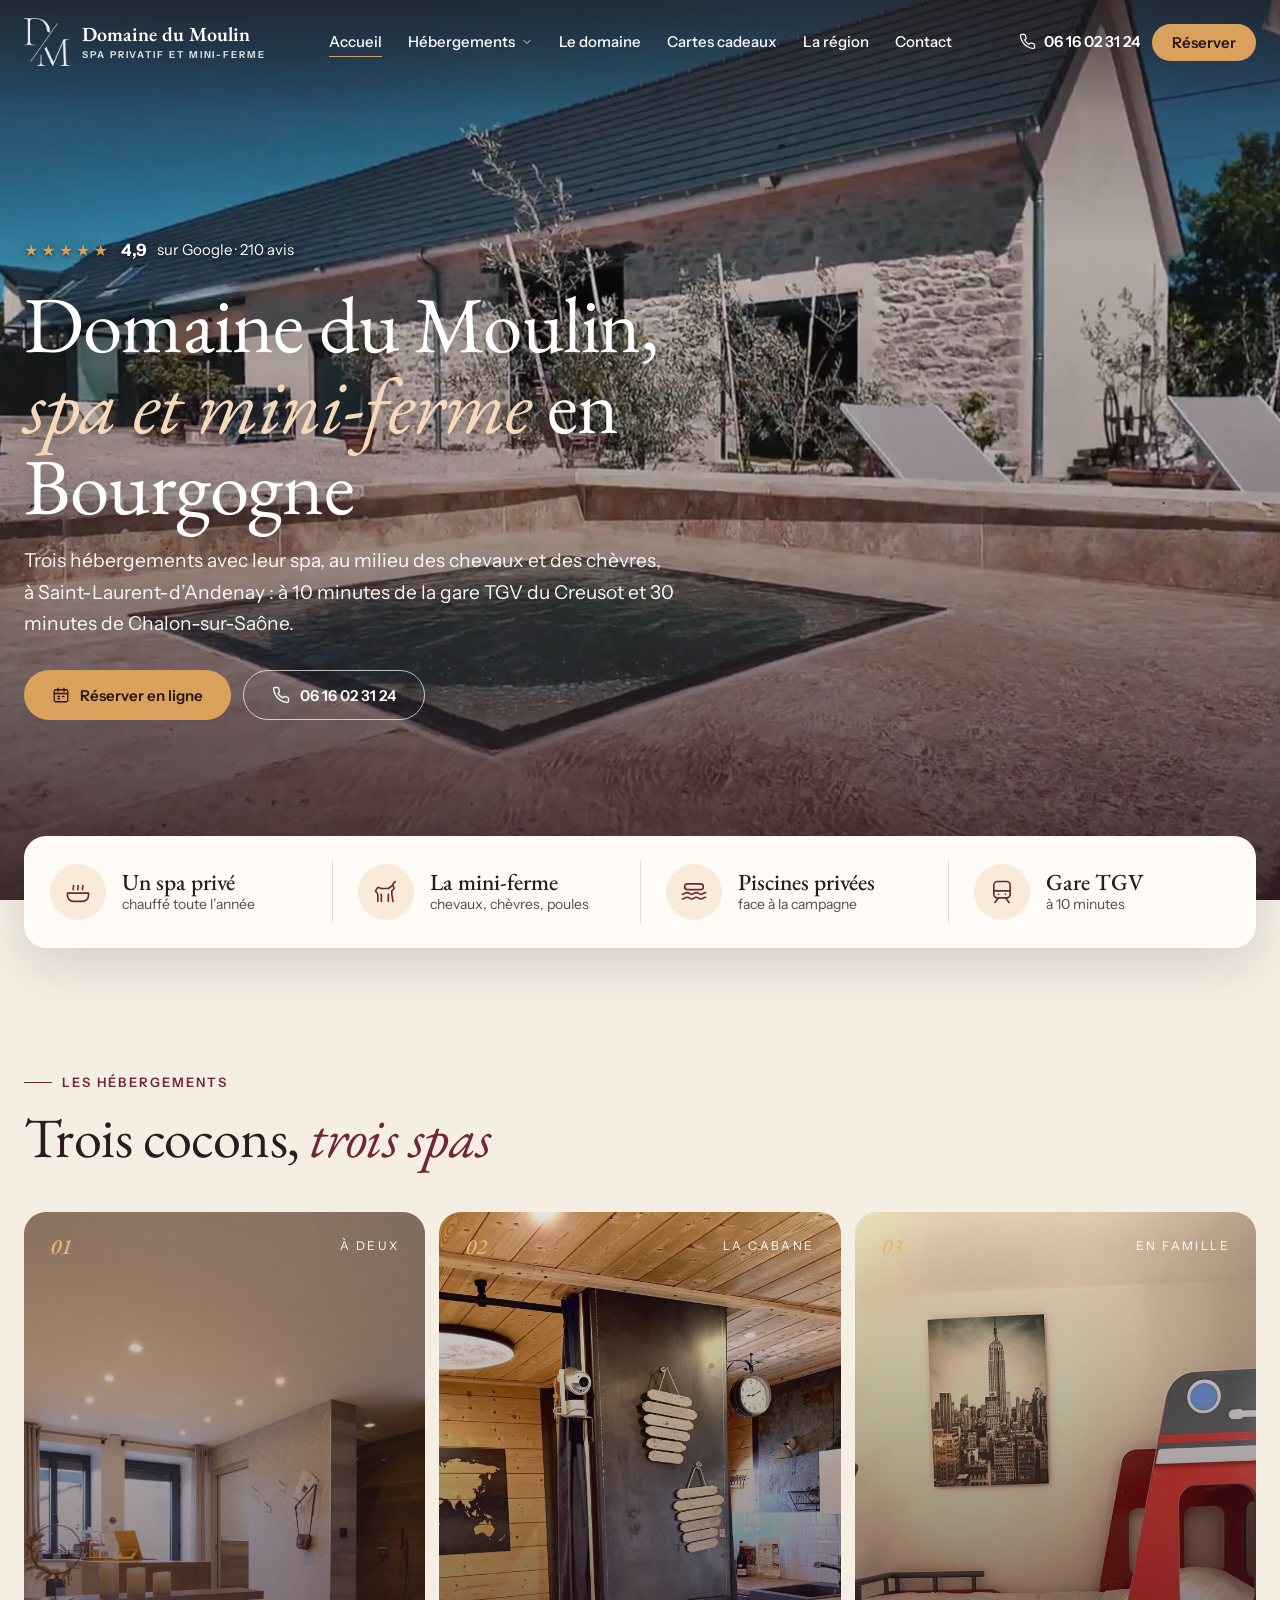
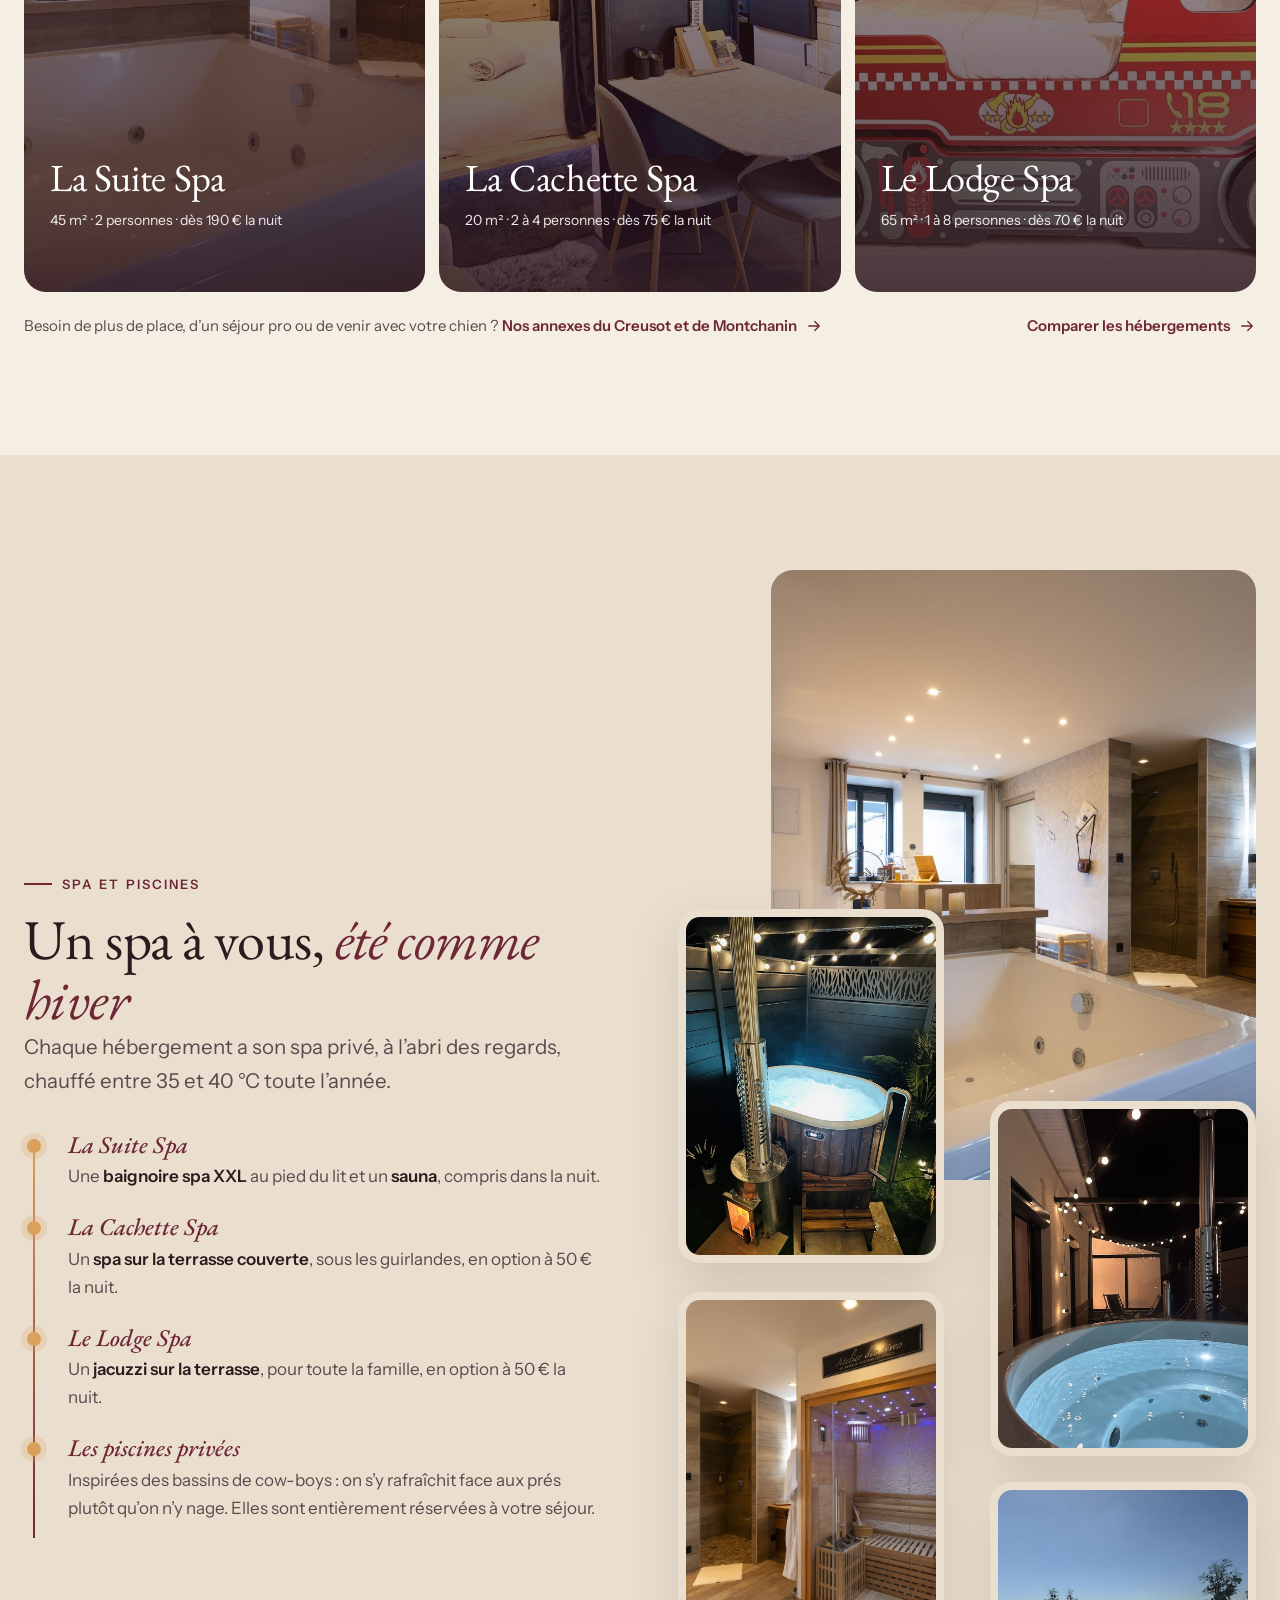
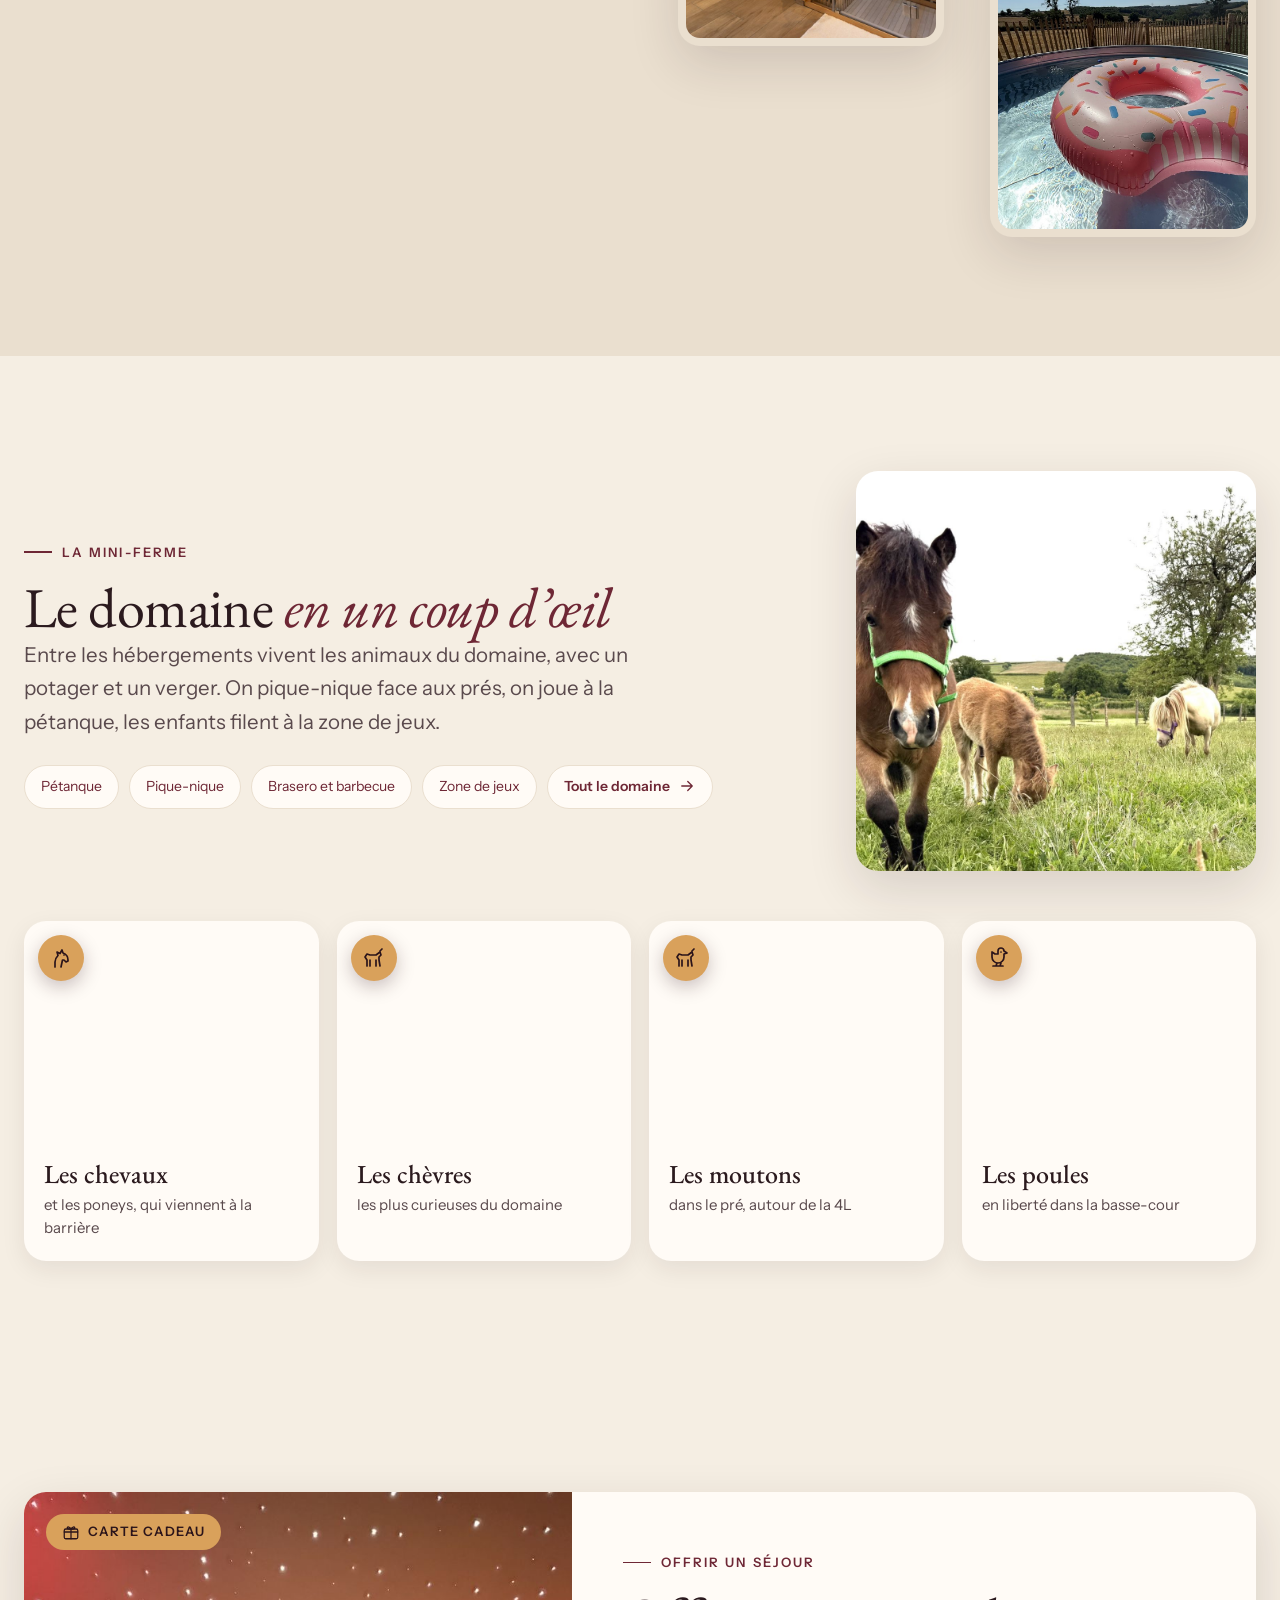
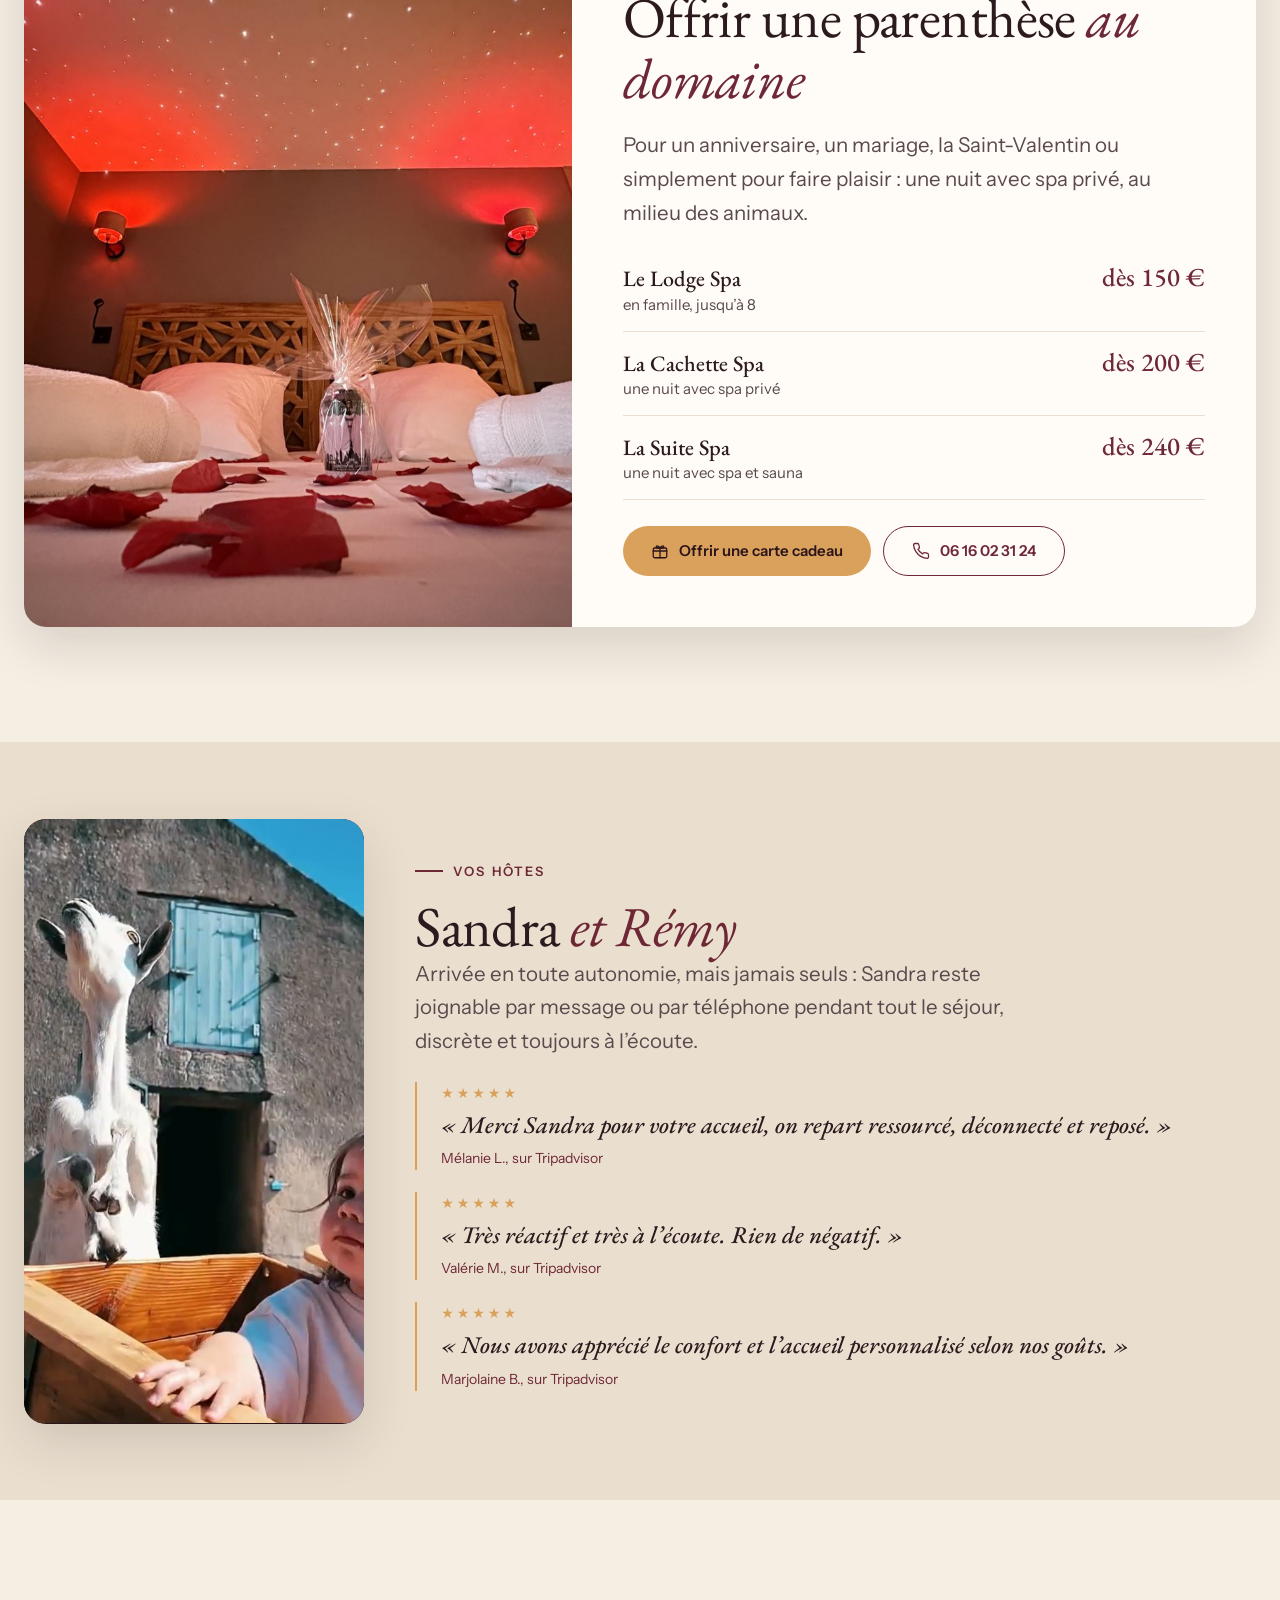
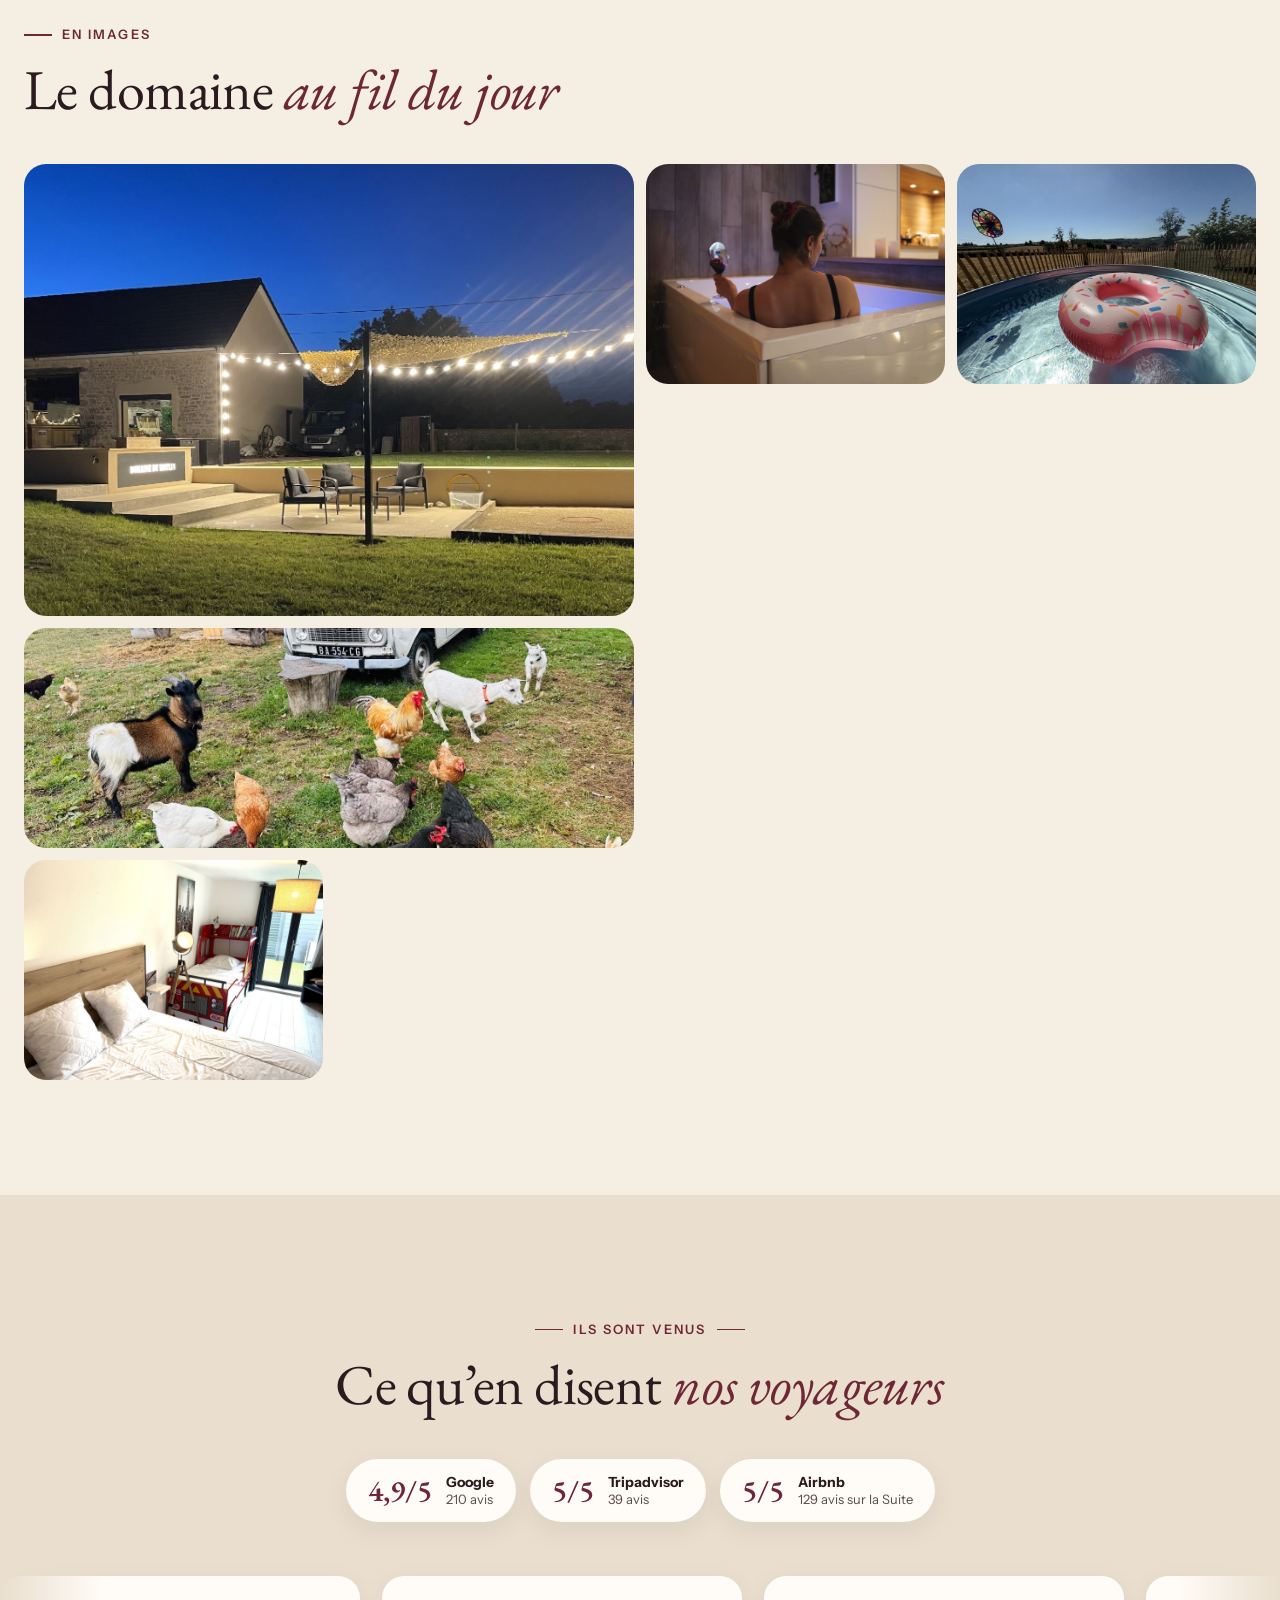
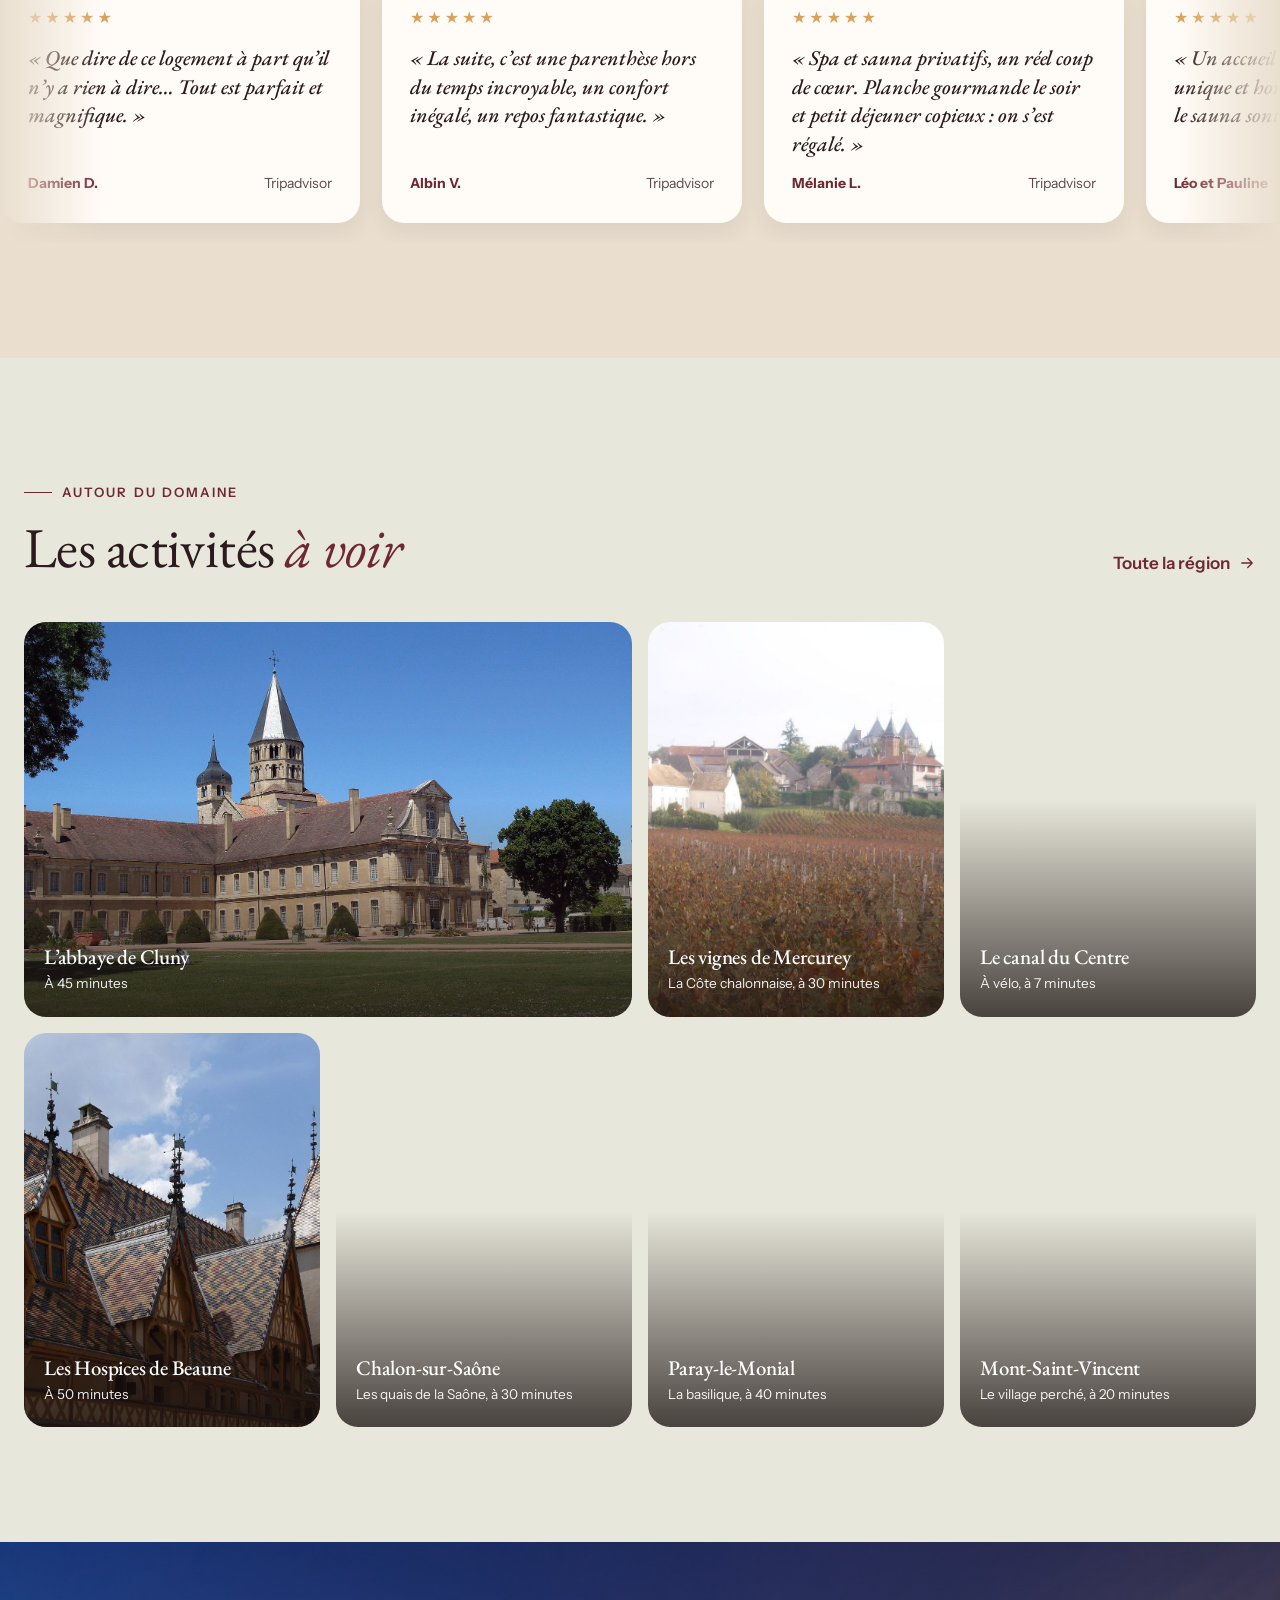
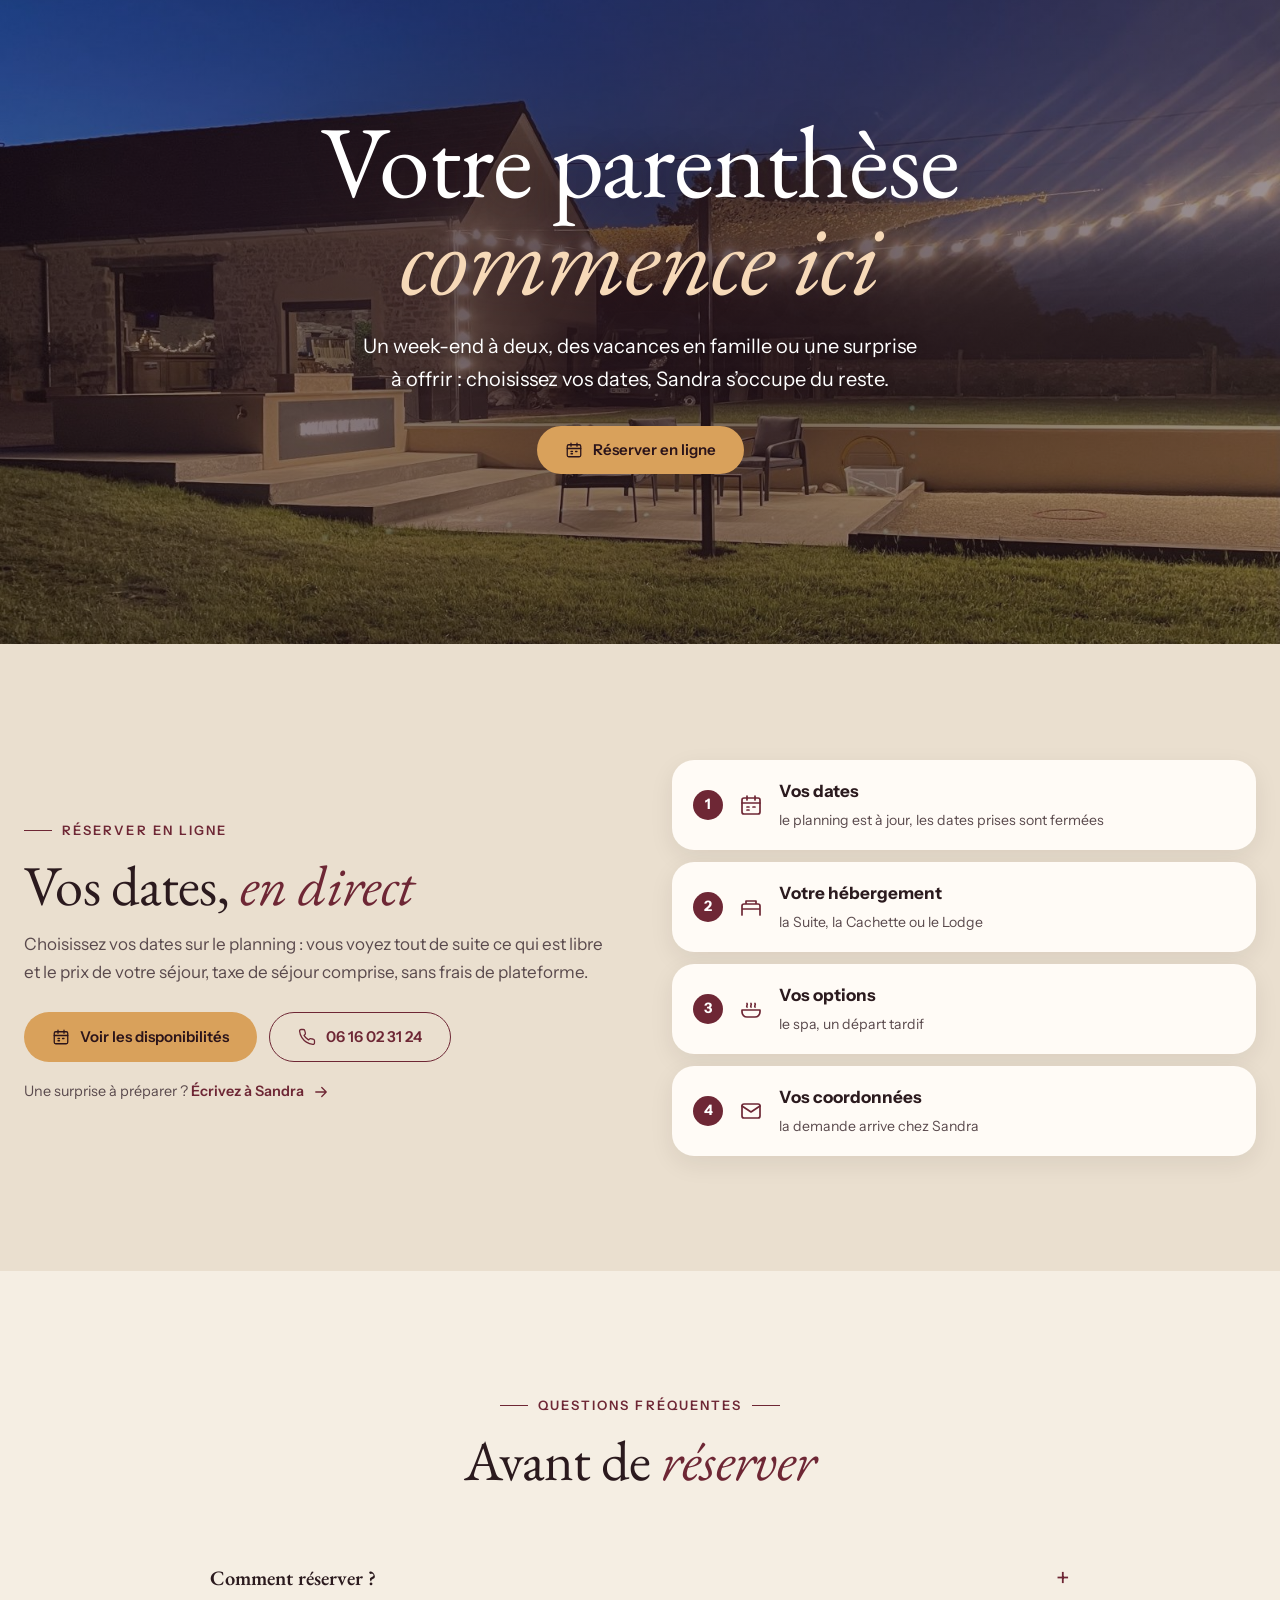
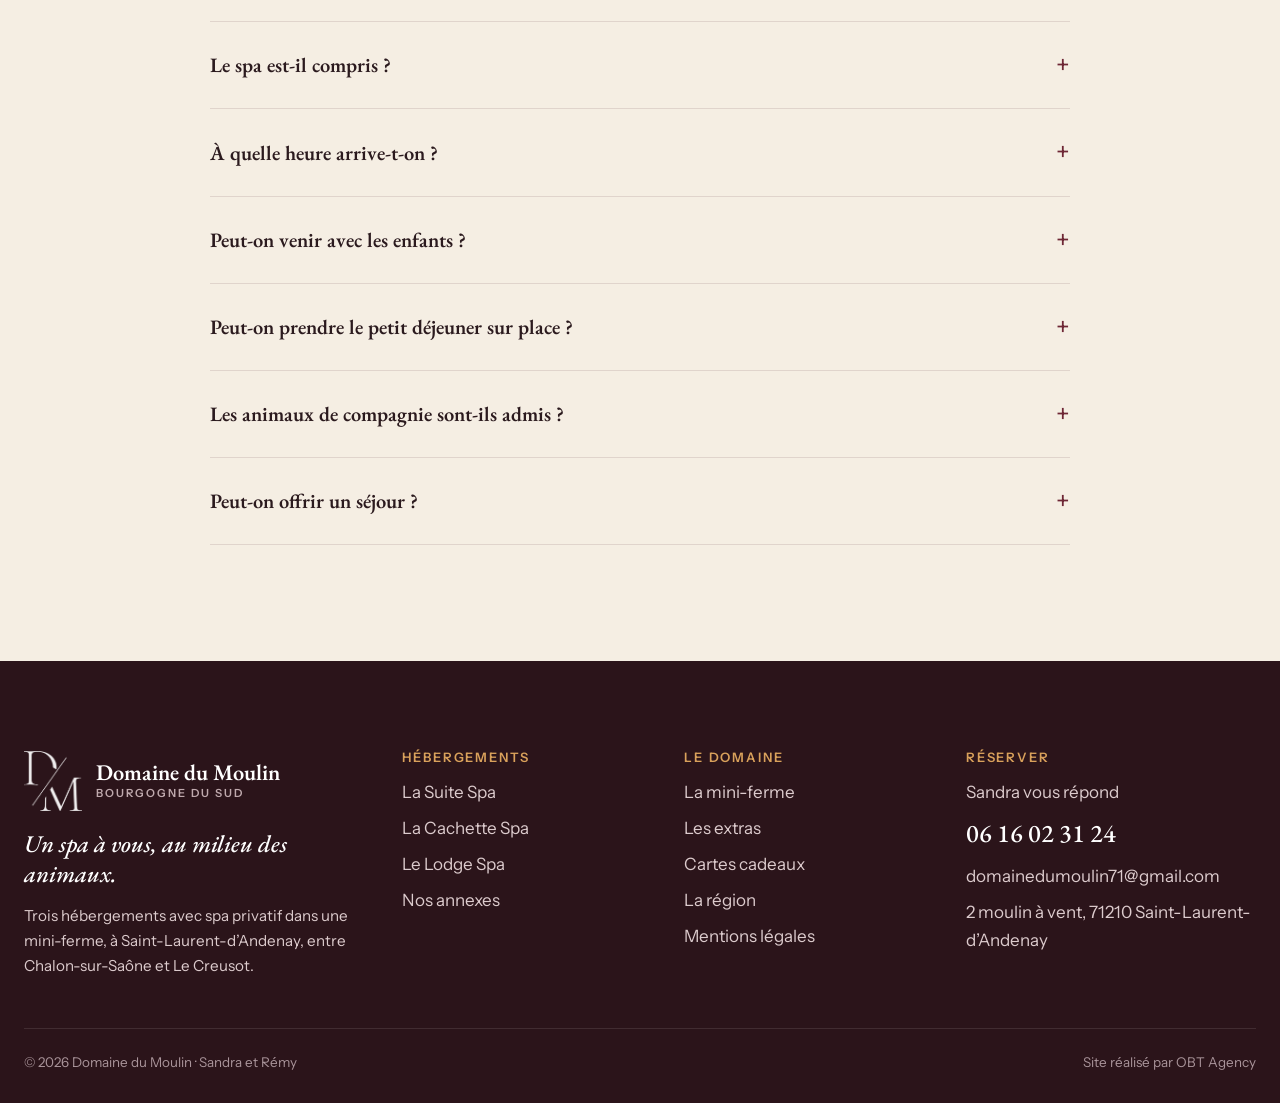
<file: index.html>
<!doctype html>
<html lang="fr">
<head>
<meta charset="utf-8">
<meta name="viewport" content="width=device-width, initial-scale=1">
<meta name="robots" content="noindex, nofollow">
<title>Domaine du Moulin · Spa privatif et mini-ferme en Bourgogne</title>
<meta name="description" content="Domaine du Moulin : trois hébergements avec spa privatif, piscine privée et mini-ferme à Saint-Laurent-d’Andenay (Saône-et-Loire), à 10 minutes de la gare TGV du Creusot.">
<link rel="icon" href="images/monogramme-sombre.png">
<link rel="preconnect" href="https://fonts.googleapis.com">
<link rel="preconnect" href="https://fonts.gstatic.com" crossorigin>
<link href="https://fonts.googleapis.com/css2?family=EB+Garamond:ital,wght@0,400;0,500;0,600;1,400;1,500;1,600&family=Instrument+Sans:wght@400;500;600&display=swap" rel="stylesheet">
<link rel="stylesheet" href="css/style.css">
</head>
<body data-page="accueil">
<div class="loader" aria-hidden="true">
  <img class="fond" src="images/domaine/terrasse-soir.jpg" alt="">
  <img class="logo-entree" src="images/logo-complet-blanc.png" alt="">
</div>
<header class="entete">
  <div class="conteneur barre">
    <a class="logo" href="index.html" aria-label="Domaine du Moulin, accueil"><span class="monogramme"><img class="blanc" src="images/monogramme-blanc.png" alt="" width="483" height="500"><img class="sombre" src="images/monogramme-sombre.png" alt="" width="483" height="500"></span><span class="nom">Domaine du Moulin<small>Spa privatif et mini-ferme</small></span></a>
    <ul class="menu">
      <li><a href="index.html" class="actif">Accueil</a></li>
      <li><a class="ouvrir" href="hebergements.html">Hébergements <svg viewBox="0 0 24 24" fill="none" stroke="currentColor" stroke-width="1.7" stroke-linecap="round" stroke-linejoin="round" aria-hidden="true"><path d="m6 9 6 6 6-6"/></svg></a>
        <div class="sous-menu"><a href="la-suite-spa.html"><img src="images/suite/spa.jpg" alt=""><span>La Suite Spa<small>45 m² · 2 personnes</small></span></a><a href="la-cachette-spa.html"><img src="images/cachette/interieur.jpg" alt=""><span>La Cachette Spa<small>20 m² · 2 à 4 personnes</small></span></a><a href="le-lodge-spa.html"><img src="images/lodge/camion.jpg" alt=""><span>Le Lodge Spa<small>65 m² · 1 à 8 personnes</small></span></a><a class="tous" href="hebergements.html">Comparer les hébergements</a></div></li>
      <li><a href="le-domaine.html">Le domaine</a></li>
      <li><a href="cartes-cadeaux.html">Cartes cadeaux</a></li>
      <li><a href="la-region.html">La région</a></li>
      <li><a href="contact.html">Contact</a></li>
    </ul>
    <div class="actions">
      <a class="tel-entete" href="tel:+33616023124"><svg viewBox="0 0 24 24" fill="none" stroke="currentColor" stroke-width="1.7" stroke-linecap="round" stroke-linejoin="round" aria-hidden="true"><path d="M22 16.9v3a2 2 0 0 1-2.2 2 19.8 19.8 0 0 1-8.6-3.1 19.5 19.5 0 0 1-6-6A19.8 19.8 0 0 1 2.1 4.2 2 2 0 0 1 4.1 2h3a2 2 0 0 1 2 1.7c.1 1 .4 1.9.7 2.8a2 2 0 0 1-.5 2.1L8 9.9a16 16 0 0 0 6 6l1.3-1.3a2 2 0 0 1 2.1-.4c.9.3 1.8.6 2.8.7a2 2 0 0 1 1.7 2z"/></svg><span>06 16 02 31 24</span></a>
      <a class="btn btn-plein" href="contact.html#reserver" data-obt-reserve>Réserver</a>
      <button class="burger" aria-label="Menu" aria-expanded="false"><span></span></button>
    </div>
  </div>
</header>
<main>
<section class="hero">
  <video class="video-fond" autoplay muted loop playsinline preload="auto" poster="images/video/affiche.jpg" aria-label="Le Domaine du Moulin en vidéo : le bassin, la Cachette, la Suite Spa et les chevaux">
    <source src="images/video/domaine.mp4" type="video/mp4">
  </video>
  <div class="contenu avec-bande">
    <a class="note-heros" href="https://www.google.com/maps/place/H%C3%B4tel+%26+Suites+avec+Spa+Privatif+en+Bourgogne+%E2%80%A2+Domaine+du+Moulin+71/@46.7229395,4.4980987,17z/data=!4m6!3m5!1s0x47f3b2a4a5115d2f:0xfd914ed8bff80048!8m2!3d46.7229395!4d4.4980987" target="_blank" rel="noopener"><span class="etoiles" role="img" aria-label="4,9 étoiles sur 5">★★★★★</span><strong>4,9</strong><span>sur Google · 210 avis</span></a>
    <h1>Domaine du Moulin, <em>spa et <span class="insecable">mini-ferme</span></em> en Bourgogne</h1>
    <p class="sous">Trois hébergements avec leur spa, au milieu des chevaux et des chèvres, à Saint-Laurent-d’Andenay : à 10 minutes de la gare TGV du Creusot et 30 minutes de Chalon-sur-Saône.</p>
    <div class="boutons">
      <a class="btn btn-plein" href="contact.html#reserver" data-obt-reserve><svg viewBox="0 0 24 24" fill="none" stroke="currentColor" stroke-width="1.7" stroke-linecap="round" stroke-linejoin="round" aria-hidden="true"><rect x="3" y="5" width="18" height="16" rx="2"/><path d="M3 10h18M8 3v4M16 3v4M8 14h2M14 14h2M8 17h2"/></svg> Réserver en ligne</a>
      <a class="btn btn-blanc" href="tel:+33616023124"><svg viewBox="0 0 24 24" fill="none" stroke="currentColor" stroke-width="1.7" stroke-linecap="round" stroke-linejoin="round" aria-hidden="true"><path d="M22 16.9v3a2 2 0 0 1-2.2 2 19.8 19.8 0 0 1-8.6-3.1 19.5 19.5 0 0 1-6-6A19.8 19.8 0 0 1 2.1 4.2 2 2 0 0 1 4.1 2h3a2 2 0 0 1 2 1.7c.1 1 .4 1.9.7 2.8a2 2 0 0 1-.5 2.1L8 9.9a16 16 0 0 0 6 6l1.3-1.3a2 2 0 0 1 2.1-.4c.9.3 1.8.6 2.8.7a2 2 0 0 1 1.7 2z"/></svg> 06 16 02 31 24</a>
    </div>
  </div>
</section>

<div class="bande-mots"><ul data-reveal><li><span class="icone"><svg viewBox="0 0 24 24" fill="none" stroke="currentColor" stroke-width="1.7" stroke-linecap="round" stroke-linejoin="round" aria-hidden="true"><path d="M3 13h18v2a5 5 0 0 1-5 5H8a5 5 0 0 1-5-5z"/><path d="M8 10c-1-1.2 1-2.3 0-3.5M12 10c-1-1.2 1-2.3 0-3.5M16 10c-1-1.2 1-2.3 0-3.5"/></svg></span><span><strong>Un spa privé</strong>chauffé toute l’année</span></li><li><span class="icone"><svg viewBox="0 0 24 24" fill="none" stroke="currentColor" stroke-width="1.7" stroke-linecap="round" stroke-linejoin="round" aria-hidden="true"><path d="M5 20v-6l-2-3 2-3 3 1h6l4-3 1 3-2 2v3l1 6M14 14v6M8 14v6M18 5l2-2"/></svg></span><span><strong>La mini-ferme</strong>chevaux, chèvres, poules</span></li><li><span class="icone"><svg viewBox="0 0 24 24" fill="none" stroke="currentColor" stroke-width="1.7" stroke-linecap="round" stroke-linejoin="round" aria-hidden="true"><path d="M2 18c2 0 2-1.5 4-1.5s2 1.5 4 1.5 2-1.5 4-1.5 2 1.5 4 1.5 2-1.5 4-1.5M2 14c2 0 2-1.5 4-1.5s2 1.5 4 1.5 2-1.5 4-1.5 2 1.5 4 1.5 2-1.5 4-1.5"/><rect x="4" y="5" width="16" height="5" rx="2.5"/></svg></span><span><strong>Piscines privées</strong>face à la campagne</span></li><li><span class="icone"><svg viewBox="0 0 24 24" fill="none" stroke="currentColor" stroke-width="1.7" stroke-linecap="round" stroke-linejoin="round" aria-hidden="true"><rect x="5" y="3" width="14" height="14" rx="3"/><path d="M5 11h14M9 17l-3 4M15 17l3 4M9 14h.01M15 14h.01"/></svg></span><span><strong>Gare TGV</strong>à 10 minutes</span></li></ul></div>

<section class="section" id="hebergements">
  <div class="conteneur">
    <div class="entete-section"><div><span class="surtitre">Les hébergements</span><h2>Trois cocons, <em class="it">trois spas</em></h2></div></div>
    <div class="portes" data-reveal>
      <a class="porte" href="la-suite-spa.html">
        <img src="images/suite/spa.jpg" alt="La Suite Spa" loading="lazy" decoding="async">
        <span class="num">01</span><span class="verbe">À deux</span>
        <div class="bas">
          <h3>La Suite Spa</h3>
          <div class="infos">45 m² · 2 personnes · dès 190 € la nuit</div>
          <p>Une baignoire spa XXL au pied du lit, un sauna, une douche ciel de pluie et un lit qui semble flotter.</p>
          <span class="btn btn-plein">Voir la Suite</span>
        </div>
      </a>
      <a class="porte" href="la-cachette-spa.html">
        <img src="images/cachette/interieur.jpg" alt="La Cachette Spa" loading="lazy" decoding="async">
        <span class="num">02</span><span class="verbe">La cabane</span>
        <div class="bas">
          <h3>La Cachette Spa</h3>
          <div class="infos">20 m² · 2 à 4 personnes · dès 75 € la nuit</div>
          <p>Une cabane en bois avec son écran de cinéma, sa terrasse couverte et son spa en option.</p>
          <span class="btn btn-plein">Voir la Cachette</span>
        </div>
      </a>
      <a class="porte" href="le-lodge-spa.html">
        <img src="images/lodge/camion.jpg" alt="Le Lodge Spa" loading="lazy" decoding="async">
        <span class="num">03</span><span class="verbe">En famille</span>
        <div class="bas">
          <h3>Le Lodge Spa</h3>
          <div class="infos">65 m² · 1 à 8 personnes · dès 70 € la nuit</div>
          <p>Deux chambres, un lit camion de pompier, une cuisine et un jacuzzi sur la terrasse en option.</p>
          <span class="btn btn-plein">Voir le Lodge</span>
        </div>
      </a>
    </div>
    <div class="sous-portes"><span>Besoin de plus de place, d’un séjour pro ou de venir avec votre chien ? <a class="lien-fleche" href="hebergements.html#annexes">Nos annexes du Creusot et de Montchanin <svg viewBox="0 0 24 24" fill="none" stroke="currentColor" stroke-width="1.7" stroke-linecap="round" stroke-linejoin="round" aria-hidden="true"><path d="M5 12h14M13 6l6 6-6 6"/></svg></a></span><a class="lien-fleche" href="hebergements.html">Comparer les hébergements <svg viewBox="0 0 24 24" fill="none" stroke="currentColor" stroke-width="1.7" stroke-linecap="round" stroke-linejoin="round" aria-hidden="true"><path d="M5 12h14M13 6l6 6-6 6"/></svg></a></div>
  </div>
</section>

<section class="section creme" id="spa">
  <div class="conteneur split">
    <div data-reveal>
      <span class="surtitre">Spa et piscines</span>
      <h2>Un spa à vous, <em class="it">été comme hiver</em></h2>
      <p class="chapeau">Chaque hébergement a son spa privé, à l’abri des regards, chauffé entre 35 et 40 °C toute l’année.</p>
      <ol class="liste-spas">
        <li><span class="nom">La Suite Spa</span><p>Une <strong>baignoire spa XXL</strong> au pied du lit et un <strong>sauna</strong>, compris dans la nuit.</p></li>
        <li><span class="nom">La Cachette Spa</span><p>Un <strong>spa sur la terrasse couverte</strong>, sous les guirlandes, en option à 50 € la nuit.</p></li>
        <li><span class="nom">Le Lodge Spa</span><p>Un <strong>jacuzzi sur la terrasse</strong>, pour toute la famille, en option à 50 € la nuit.</p></li>
        <li><span class="nom">Les piscines privées</span><p>Inspirées des bassins de cow-boys : on s’y rafraîchit face aux prés plutôt qu’on n’y nage. Elles sont entièrement réservées à votre séjour.</p></li>
      </ol>
    </div>
    <div class="collage" data-reveal>
      <div class="superposees">
        <div class="grande photo-cadre"><img src="images/suite/spa.jpg" alt="La baignoire spa XXL de la Suite" loading="lazy" decoding="async"></div>
        <div class="petite photo-cadre"><img src="images/cachette/bain-nordique.jpg" alt="Le spa de la Cachette sous les guirlandes" loading="lazy" decoding="async"></div>
      </div>
      <div class="quinconce">
        <div class="photo-cadre"><img src="images/lodge/spa-nuit.jpg" alt="Le jacuzzi du Lodge le soir" loading="lazy" decoding="async"></div>
        <div class="photo-cadre"><img src="images/suite/sauna.jpg" alt="Le sauna de la Suite" loading="lazy" decoding="async"></div>
        <div class="photo-cadre"><img src="images/cachette/piscine.jpg" alt="La piscine privée de la Cachette" loading="lazy" decoding="async"></div>
      </div>
    </div>
  </div>
</section>

<section class="section" id="mini-ferme">
  <div class="conteneur">
    <div class="plan-haut">
      <div data-reveal>
        <span class="surtitre">La mini-ferme</span>
        <h2>Le domaine <em class="it">en un coup d’œil</em></h2>
        <p class="chapeau">Entre les hébergements vivent les animaux du domaine, avec un potager et un verger. On pique-nique face aux prés, on joue à la pétanque, les enfants filent à la zone de jeux.</p>
        <ul class="pastilles-claires"><li>Pétanque</li><li>Pique-nique</li><li>Brasero et barbecue</li><li>Zone de jeux</li><li><a class="lien-fleche" href="le-domaine.html">Tout le domaine <svg viewBox="0 0 24 24" fill="none" stroke="currentColor" stroke-width="1.7" stroke-linecap="round" stroke-linejoin="round" aria-hidden="true"><path d="M5 12h14M13 6l6 6-6 6"/></svg></a></li></ul>
      </div>
      <div class="plan-photo" data-reveal><img src="images/ferme/poneys.jpg" alt="Les poneys du domaine dans le pré" loading="lazy" decoding="async"></div>
    </div>
    <ul class="blocs" data-reveal>
      <li><div class="bloc"><img src="images/ferme/chevaux.jpg" alt="Les chevaux" loading="lazy" decoding="async"><span class="pastille"><svg viewBox="0 0 24 24" fill="none" stroke="currentColor" stroke-width="1.7" stroke-linecap="round" stroke-linejoin="round" aria-hidden="true"><path d="M6 21v-5c0-3 1.5-5 3-6.5L8 6l3 1.5L13 4l1 3c3 1 5 3.5 5 7v1l-2 1-2-2h-1.5L12 21"/><path d="M15 9h.01"/></svg></span><span class="texte"><strong>Les chevaux</strong><small>et les poneys, qui viennent à la barrière</small></span></div></li>
      <li><div class="bloc"><img src="images/ferme/chevres.jpg" alt="Les chèvres" loading="lazy" decoding="async"><span class="pastille"><svg viewBox="0 0 24 24" fill="none" stroke="currentColor" stroke-width="1.7" stroke-linecap="round" stroke-linejoin="round" aria-hidden="true"><path d="M5 20v-6l-2-3 2-3 3 1h6l4-3 1 3-2 2v3l1 6M14 14v6M8 14v6M18 5l2-2"/></svg></span><span class="texte"><strong>Les chèvres</strong><small>les plus curieuses du domaine</small></span></div></li>
      <li><div class="bloc"><img src="images/ferme/moutons.jpg" alt="Les moutons" loading="lazy" decoding="async"><span class="pastille"><svg viewBox="0 0 24 24" fill="none" stroke="currentColor" stroke-width="1.7" stroke-linecap="round" stroke-linejoin="round" aria-hidden="true"><path d="M5 20v-6l-2-3 2-3 3 1h6l4-3 1 3-2 2v3l1 6M14 14v6M8 14v6M18 5l2-2"/></svg></span><span class="texte"><strong>Les moutons</strong><small>dans le pré, autour de la 4L</small></span></div></li>
      <li><div class="bloc"><img src="images/ferme/poules.jpg" alt="Les poules" loading="lazy" decoding="async"><span class="pastille"><svg viewBox="0 0 24 24" fill="none" stroke="currentColor" stroke-width="1.7" stroke-linecap="round" stroke-linejoin="round" aria-hidden="true"><path d="M6 20h10M9 20l1-3M13 20l1-3M5 11a6 6 0 0 0 12 0V8l3-1-3-2a3 3 0 0 0-6 0v3H8L5 6z"/><path d="M14 6h.01"/></svg></span><span class="texte"><strong>Les poules</strong><small>en liberté dans la basse-cour</small></span></div></li>
    </ul>
  </div>
</section>

<section class="section" id="carte-cadeau">
  <div class="conteneur">
    <div class="cadeau" data-reveal>
      <div class="photo"><img src="images/suite/petales.jpg" alt="La Suite Spa décorée de pétales de roses" loading="lazy" decoding="async"><span class="ruban"><svg viewBox="0 0 24 24" fill="none" stroke="currentColor" stroke-width="1.7" stroke-linecap="round" stroke-linejoin="round" aria-hidden="true"><rect x="3" y="8" width="18" height="13" rx="2"/><path d="M12 8v13M3 12h18M12 8c-1.5-3-5-3.5-5-1.5S10 8 12 8zM12 8c1.5-3 5-3.5 5-1.5S14 8 12 8z"/></svg> Carte cadeau</span></div>
      <div class="texte">
        <span class="surtitre">Offrir un séjour</span>
        <h2>Offrir une parenthèse <em class="it">au domaine</em></h2>
        <p class="chapeau">Pour un anniversaire, un mariage, la Saint-Valentin ou simplement pour faire plaisir : une nuit avec spa privé, au milieu des animaux.</p>
        <ul class="offres">
          <li><span><strong>Le Lodge Spa</strong>en famille, jusqu’à 8</span><b>dès 150 €</b></li>
          <li><span><strong>La Cachette Spa</strong>une nuit avec spa privé</span><b>dès 200 €</b></li>
          <li><span><strong>La Suite Spa</strong>une nuit avec spa et sauna</span><b>dès 240 €</b></li>
        </ul>
        <div class="boutons"><a class="btn btn-plein" href="cartes-cadeaux.html"><svg viewBox="0 0 24 24" fill="none" stroke="currentColor" stroke-width="1.7" stroke-linecap="round" stroke-linejoin="round" aria-hidden="true"><rect x="3" y="8" width="18" height="13" rx="2"/><path d="M12 8v13M3 12h18M12 8c-1.5-3-5-3.5-5-1.5S10 8 12 8zM12 8c1.5-3 5-3.5 5-1.5S14 8 12 8z"/></svg> Offrir une carte cadeau</a><a class="btn btn-contour" href="tel:+33616023124"><svg viewBox="0 0 24 24" fill="none" stroke="currentColor" stroke-width="1.7" stroke-linecap="round" stroke-linejoin="round" aria-hidden="true"><path d="M22 16.9v3a2 2 0 0 1-2.2 2 19.8 19.8 0 0 1-8.6-3.1 19.5 19.5 0 0 1-6-6A19.8 19.8 0 0 1 2.1 4.2 2 2 0 0 1 4.1 2h3a2 2 0 0 1 2 1.7c.1 1 .4 1.9.7 2.8a2 2 0 0 1-.5 2.1L8 9.9a16 16 0 0 0 6 6l1.3-1.3a2 2 0 0 1 2.1-.4c.9.3 1.8.6 2.8.7a2 2 0 0 1 1.7 2z"/></svg> 06 16 02 31 24</a></div>
      </div>
    </div>
  </div>
</section>

<section class="section creme compacte" id="hotes">
  <div class="conteneur hotes">
    <div class="video-verticale" data-reveal><video autoplay muted loop playsinline preload="metadata" poster="images/video/hotes-affiche.jpg" aria-label="Le petit déjeuner dehors, les chèvres et les poneys du domaine"><source src="images/video/hotes-vertical.mp4" type="video/mp4"></video></div>
    <div data-reveal>
      <span class="surtitre">Vos hôtes</span>
      <h2>Sandra <em class="it">et Rémy</em></h2>
      <p class="chapeau">Arrivée en toute autonomie, mais jamais seuls : Sandra reste joignable par message ou par téléphone pendant tout le séjour, discrète et toujours à l’écoute.</p>
      <ul class="citations">
        <li><span class="etoiles" role="img" aria-label="5 étoiles sur 5">★★★★★</span><q>Merci Sandra pour votre accueil, on repart ressourcé, déconnecté et reposé.</q><cite>Mélanie L., sur Tripadvisor</cite></li>
        <li><span class="etoiles" role="img" aria-label="5 étoiles sur 5">★★★★★</span><q>Très réactif et très à l’écoute. Rien de négatif.</q><cite>Valérie M., sur Tripadvisor</cite></li>
        <li><span class="etoiles" role="img" aria-label="5 étoiles sur 5">★★★★★</span><q>Nous avons apprécié le confort et l’accueil personnalisé selon nos goûts.</q><cite>Marjolaine B., sur Tripadvisor</cite></li>
      </ul>
    </div>
  </div>
</section>

<section class="section" id="images">
  <div class="conteneur">
    <div class="entete-section"><div><span class="surtitre">En images</span><h2>Le domaine <em class="it">au fil du jour</em></h2></div></div>
    <div class="mosaique longue" data-reveal><button class="" data-galerie="images/domaine/terrasse-soir.jpg" data-legende="Le domaine à la tombée de la nuit" aria-label="Agrandir : Le domaine à la tombée de la nuit"><img src="images/domaine/terrasse-soir.jpg" alt="Le domaine à la tombée de la nuit" loading="lazy" decoding="async"><span>Le domaine à la tombée de la nuit</span></button><button class="" data-galerie="images/suite/bain.jpg" data-legende="Un verre dans le spa" aria-label="Agrandir : Un verre dans le spa"><img src="images/suite/bain.jpg" alt="Un verre dans le spa" loading="lazy" decoding="async"><span>Un verre dans le spa</span></button><button class="" data-galerie="images/cachette/piscine.jpg" data-legende="La piscine de la Cachette" aria-label="Agrandir : La piscine de la Cachette"><img src="images/cachette/piscine.jpg" alt="La piscine de la Cachette" loading="lazy" decoding="async"><span>La piscine de la Cachette</span></button><button class="" data-galerie="images/ferme/chevre-jeep.jpg" data-legende="Les chèvres" aria-label="Agrandir : Les chèvres"><img src="images/ferme/chevre-jeep.jpg" alt="Les chèvres" loading="lazy" decoding="async"><span>Les chèvres</span></button><button class="" data-galerie="images/suite/ciel-etoile.jpg" data-legende="Le ciel étoilé de la Suite" aria-label="Agrandir : Le ciel étoilé de la Suite"><img src="images/suite/ciel-etoile.jpg" alt="Le ciel étoilé de la Suite" loading="lazy" decoding="async"><span>Le ciel étoilé de la Suite</span></button><button class="" data-galerie="images/ferme/basse-cour.jpg" data-legende="La basse-cour et la 4L" aria-label="Agrandir : La basse-cour et la 4L"><img src="images/ferme/basse-cour.jpg" alt="La basse-cour et la 4L" loading="lazy" decoding="async"><span>La basse-cour et la 4L</span></button><button class="" data-galerie="images/domaine/petit-dejeuner.jpg" data-legende="Le petit déjeuner dehors" aria-label="Agrandir : Le petit déjeuner dehors"><img src="images/domaine/petit-dejeuner.jpg" alt="Le petit déjeuner dehors" loading="lazy" decoding="async"><span>Le petit déjeuner dehors</span></button><button class="" data-galerie="images/lodge/chambre-2.jpg" data-legende="La chambre des enfants" aria-label="Agrandir : La chambre des enfants"><img src="images/lodge/chambre-2.jpg" alt="La chambre des enfants" loading="lazy" decoding="async"><span>La chambre des enfants</span></button><button class="" data-galerie="images/domaine/petanque.jpg" data-legende="Une partie de pétanque" aria-label="Agrandir : Une partie de pétanque"><img src="images/domaine/petanque.jpg" alt="Une partie de pétanque" loading="lazy" decoding="async"><span>Une partie de pétanque</span></button><button class="" data-galerie="images/ferme/chevaux-foin.jpg" data-legende="Les chevaux et leur foin" aria-label="Agrandir : Les chevaux et leur foin"><img src="images/ferme/chevaux-foin.jpg" alt="Les chevaux et leur foin" loading="lazy" decoding="async"><span>Les chevaux et leur foin</span></button></div>
  </div>
</section>

<section class="section creme" id="avis">
  <div class="entete-section centre conteneur"><div><span class="surtitre">Ils sont venus</span><h2>Ce qu’en disent <em class="it">nos voyageurs</em></h2></div></div>
  <div class="notes" data-reveal>
    <a class="note" href="https://www.google.com/maps/place/H%C3%B4tel+%26+Suites+avec+Spa+Privatif+en+Bourgogne+%E2%80%A2+Domaine+du+Moulin+71/@46.7229395,4.4980987,17z/data=!4m6!3m5!1s0x47f3b2a4a5115d2f:0xfd914ed8bff80048!8m2!3d46.7229395!4d4.4980987" target="_blank" rel="noopener"><span class="chiffre">4,9/5</span><span class="detail"><strong>Google</strong>210 avis</span></a>
    <span class="note"><span class="chiffre">5/5</span><span class="detail"><strong>Tripadvisor</strong>39 avis</span></span>
    <span class="note"><span class="chiffre">5/5</span><span class="detail"><strong>Airbnb</strong>129 avis sur la Suite</span></span>
  </div>
  <div class="defile" data-reveal><div class="piste"><article class="carte-avis"><span class="etoiles" role="img" aria-label="5 étoiles sur 5">★★★★★</span><blockquote>« Que dire de ce logement à part qu’il n’y a rien à dire… Tout est parfait et magnifique. »</blockquote><footer><strong>Damien D.</strong><span>Tripadvisor</span></footer></article><article class="carte-avis"><span class="etoiles" role="img" aria-label="5 étoiles sur 5">★★★★★</span><blockquote>« La suite, c’est une parenthèse hors du temps incroyable, un confort inégalé, un repos fantastique. »</blockquote><footer><strong>Albin V.</strong><span>Tripadvisor</span></footer></article><article class="carte-avis"><span class="etoiles" role="img" aria-label="5 étoiles sur 5">★★★★★</span><blockquote>« Spa et sauna privatifs, un réel coup de cœur. Planche gourmande le soir et petit déjeuner copieux : on s’est régalé. »</blockquote><footer><strong>Mélanie L.</strong><span>Tripadvisor</span></footer></article><article class="carte-avis"><span class="etoiles" role="img" aria-label="5 étoiles sur 5">★★★★★</span><blockquote>« Un accueil chaleureux dans un lieu unique et hors du temps. Le jacuzzi et le sauna sont tops. »</blockquote><footer><strong>Léo et Pauline</strong><span>Avis client</span></footer></article><article class="carte-avis"><span class="etoiles" role="img" aria-label="5 étoiles sur 5">★★★★★</span><blockquote>« Le grand extérieur et les animaux sont un plus pour les enfants : notre fille demande déjà à y revenir. »</blockquote><footer><strong>Marjolaine B.</strong><span>Tripadvisor</span></footer></article><article class="carte-avis"><span class="etoiles" role="img" aria-label="5 étoiles sur 5">★★★★★</span><blockquote>« Un superbe endroit où se ressourcer dans un lieu où tout est prévu pour se sentir bien. »</blockquote><footer><strong>Laura</strong><span>Tripadvisor</span></footer></article><article class="carte-avis"><span class="etoiles" role="img" aria-label="5 étoiles sur 5">★★★★★</span><blockquote>« Une propreté irréprochable. Un cadre extérieur calme et paisible. »</blockquote><footer><strong>Magali M.</strong><span>Tripadvisor</span></footer></article><article class="carte-avis"><span class="etoiles" role="img" aria-label="5 étoiles sur 5">★★★★★</span><blockquote>« Excellente expérience, tout était vraiment top, les petites attentions étaient merveilleuses. »</blockquote><footer><strong>Mathieu D.</strong><span>Tripadvisor</span></footer></article><article class="carte-avis"><span class="etoiles" role="img" aria-label="5 étoiles sur 5">★★★★★</span><blockquote>« Les petits animaux sont trop mignons : c’est vraiment le petit plus. »</blockquote><footer><strong>Damien D.</strong><span>Tripadvisor</span></footer></article><article class="carte-avis" aria-hidden="true"><span class="etoiles" role="img" aria-label="5 étoiles sur 5">★★★★★</span><blockquote>« Que dire de ce logement à part qu’il n’y a rien à dire… Tout est parfait et magnifique. »</blockquote><footer><strong>Damien D.</strong><span>Tripadvisor</span></footer></article><article class="carte-avis" aria-hidden="true"><span class="etoiles" role="img" aria-label="5 étoiles sur 5">★★★★★</span><blockquote>« La suite, c’est une parenthèse hors du temps incroyable, un confort inégalé, un repos fantastique. »</blockquote><footer><strong>Albin V.</strong><span>Tripadvisor</span></footer></article><article class="carte-avis" aria-hidden="true"><span class="etoiles" role="img" aria-label="5 étoiles sur 5">★★★★★</span><blockquote>« Spa et sauna privatifs, un réel coup de cœur. Planche gourmande le soir et petit déjeuner copieux : on s’est régalé. »</blockquote><footer><strong>Mélanie L.</strong><span>Tripadvisor</span></footer></article><article class="carte-avis" aria-hidden="true"><span class="etoiles" role="img" aria-label="5 étoiles sur 5">★★★★★</span><blockquote>« Un accueil chaleureux dans un lieu unique et hors du temps. Le jacuzzi et le sauna sont tops. »</blockquote><footer><strong>Léo et Pauline</strong><span>Avis client</span></footer></article><article class="carte-avis" aria-hidden="true"><span class="etoiles" role="img" aria-label="5 étoiles sur 5">★★★★★</span><blockquote>« Le grand extérieur et les animaux sont un plus pour les enfants : notre fille demande déjà à y revenir. »</blockquote><footer><strong>Marjolaine B.</strong><span>Tripadvisor</span></footer></article><article class="carte-avis" aria-hidden="true"><span class="etoiles" role="img" aria-label="5 étoiles sur 5">★★★★★</span><blockquote>« Un superbe endroit où se ressourcer dans un lieu où tout est prévu pour se sentir bien. »</blockquote><footer><strong>Laura</strong><span>Tripadvisor</span></footer></article><article class="carte-avis" aria-hidden="true"><span class="etoiles" role="img" aria-label="5 étoiles sur 5">★★★★★</span><blockquote>« Une propreté irréprochable. Un cadre extérieur calme et paisible. »</blockquote><footer><strong>Magali M.</strong><span>Tripadvisor</span></footer></article><article class="carte-avis" aria-hidden="true"><span class="etoiles" role="img" aria-label="5 étoiles sur 5">★★★★★</span><blockquote>« Excellente expérience, tout était vraiment top, les petites attentions étaient merveilleuses. »</blockquote><footer><strong>Mathieu D.</strong><span>Tripadvisor</span></footer></article><article class="carte-avis" aria-hidden="true"><span class="etoiles" role="img" aria-label="5 étoiles sur 5">★★★★★</span><blockquote>« Les petits animaux sont trop mignons : c’est vraiment le petit plus. »</blockquote><footer><strong>Damien D.</strong><span>Tripadvisor</span></footer></article></div></div>
</section>

<section class="section sauge">
  <div class="conteneur">
    <div class="entete-section">
      <div><span class="surtitre">Autour du domaine</span><h2>Les activités <em class="it">à voir</em></h2></div>
      <a class="lien-fleche" href="la-region.html">Toute la région <svg viewBox="0 0 24 24" fill="none" stroke="currentColor" stroke-width="1.7" stroke-linecap="round" stroke-linejoin="round" aria-hidden="true"><path d="M5 12h14M13 6l6 6-6 6"/></svg></a>
    </div>
    <div class="activites"><div class="activite large" data-reveal><img src="images/region/cluny.jpg" alt="L’abbaye de Cluny" loading="lazy" decoding="async"><div class="txt"><h3>L’abbaye de Cluny</h3><small>À 45 minutes</small></div></div><div class="activite" data-reveal><img src="images/region/vignoble.jpg" alt="Les vignes de Mercurey" loading="lazy" decoding="async"><div class="txt"><h3>Les vignes de Mercurey</h3><small>La Côte chalonnaise, à 30 minutes</small></div></div><div class="activite" data-reveal><img src="images/region/canal.jpg" alt="Le canal du Centre" loading="lazy" decoding="async"><div class="txt"><h3>Le canal du Centre</h3><small>À vélo, à 7 minutes</small></div></div><div class="activite" data-reveal><img src="images/region/beaune.jpg" alt="Les Hospices de Beaune" loading="lazy" decoding="async"><div class="txt"><h3>Les Hospices de Beaune</h3><small>À 50 minutes</small></div></div><div class="activite" data-reveal><img src="images/region/chalon.jpg" alt="Chalon-sur-Saône" loading="lazy" decoding="async"><div class="txt"><h3>Chalon-sur-Saône</h3><small>Les quais de la Saône, à 30 minutes</small></div></div><div class="activite" data-reveal><img src="images/region/paray.jpg" alt="Paray-le-Monial" loading="lazy" decoding="async"><div class="txt"><h3>Paray-le-Monial</h3><small>La basilique, à 40 minutes</small></div></div><div class="activite" data-reveal><img src="images/region/mont-saint-vincent.jpg" alt="Mont-Saint-Vincent" loading="lazy" decoding="async"><div class="txt"><h3>Mont-Saint-Vincent</h3><small>Le village perché, à 20 minutes</small></div></div></div>
  </div>
</section>

<section class="bandeau-final">
  <img src="images/domaine/terrasse-soir.jpg" alt="La grande terrasse du domaine au crépuscule" loading="lazy" decoding="async">
  <div class="contenu">
    <h2>Votre parenthèse <em>commence ici</em></h2>
    <p>Un week-end à deux, des vacances en famille ou une surprise à offrir : choisissez vos dates, Sandra s’occupe du reste.</p>
    <a class="btn btn-plein" href="contact.html#reserver" data-obt-reserve><svg viewBox="0 0 24 24" fill="none" stroke="currentColor" stroke-width="1.7" stroke-linecap="round" stroke-linejoin="round" aria-hidden="true"><rect x="3" y="5" width="18" height="16" rx="2"/><path d="M3 10h18M8 3v4M16 3v4M8 14h2M14 14h2M8 17h2"/></svg> Réserver en ligne</a>
  </div>
</section>

<section class="section creme" id="reservation">
  <div class="conteneur bloc-resa">
    <div data-reveal>
      <span class="surtitre">Réserver en ligne</span>
      <h2>Vos dates, <em class="it">en direct</em></h2>
      <p class="intro-contact">Choisissez vos dates sur le planning : vous voyez tout de suite ce qui est libre et le prix de votre séjour, taxe de séjour comprise, sans frais de plateforme.</p>
      <div class="boutons"><a class="btn btn-plein" href="contact.html#reserver" data-obt-reserve><svg viewBox="0 0 24 24" fill="none" stroke="currentColor" stroke-width="1.7" stroke-linecap="round" stroke-linejoin="round" aria-hidden="true"><rect x="3" y="5" width="18" height="16" rx="2"/><path d="M3 10h18M8 3v4M16 3v4M8 14h2M14 14h2M8 17h2"/></svg> Voir les disponibilités</a><a class="btn btn-contour" href="tel:+33616023124"><svg viewBox="0 0 24 24" fill="none" stroke="currentColor" stroke-width="1.7" stroke-linecap="round" stroke-linejoin="round" aria-hidden="true"><path d="M22 16.9v3a2 2 0 0 1-2.2 2 19.8 19.8 0 0 1-8.6-3.1 19.5 19.5 0 0 1-6-6A19.8 19.8 0 0 1 2.1 4.2 2 2 0 0 1 4.1 2h3a2 2 0 0 1 2 1.7c.1 1 .4 1.9.7 2.8a2 2 0 0 1-.5 2.1L8 9.9a16 16 0 0 0 6 6l1.3-1.3a2 2 0 0 1 2.1-.4c.9.3 1.8.6 2.8.7a2 2 0 0 1 1.7 2z"/></svg> 06 16 02 31 24</a></div>
      <p class="petit">Une surprise à préparer ? <a class="lien-fleche" href="contact.html">Écrivez à Sandra <svg viewBox="0 0 24 24" fill="none" stroke="currentColor" stroke-width="1.7" stroke-linecap="round" stroke-linejoin="round" aria-hidden="true"><path d="M5 12h14M13 6l6 6-6 6"/></svg></a></p>
    </div>
    <ol class="etapes-resa" data-reveal><li><span class="num">1</span><svg viewBox="0 0 24 24" fill="none" stroke="currentColor" stroke-width="1.7" stroke-linecap="round" stroke-linejoin="round" aria-hidden="true"><rect x="3" y="5" width="18" height="16" rx="2"/><path d="M3 10h18M8 3v4M16 3v4M8 14h2M14 14h2M8 17h2"/></svg><div><strong>Vos dates</strong><small>le planning est à jour, les dates prises sont fermées</small></div></li><li><span class="num">2</span><svg viewBox="0 0 24 24" fill="none" stroke="currentColor" stroke-width="1.7" stroke-linecap="round" stroke-linejoin="round" aria-hidden="true"><path d="M3 18v-7a2 2 0 0 1 2-2h14a2 2 0 0 1 2 2v7M3 14h18M3 18v2M21 18v2M7 9V6h10v3"/></svg><div><strong>Votre hébergement</strong><small>la Suite, la Cachette ou le Lodge</small></div></li><li><span class="num">3</span><svg viewBox="0 0 24 24" fill="none" stroke="currentColor" stroke-width="1.7" stroke-linecap="round" stroke-linejoin="round" aria-hidden="true"><path d="M3 13h18v2a5 5 0 0 1-5 5H8a5 5 0 0 1-5-5z"/><path d="M8 10c-1-1.2 1-2.3 0-3.5M12 10c-1-1.2 1-2.3 0-3.5M16 10c-1-1.2 1-2.3 0-3.5"/></svg><div><strong>Vos options</strong><small>le spa, un départ tardif</small></div></li><li><span class="num">4</span><svg viewBox="0 0 24 24" fill="none" stroke="currentColor" stroke-width="1.7" stroke-linecap="round" stroke-linejoin="round" aria-hidden="true"><rect x="3" y="5" width="18" height="14" rx="2"/><path d="m3 7 9 6 9-6"/></svg><div><strong>Vos coordonnées</strong><small>la demande arrive chez Sandra</small></div></li></ol>
  </div>
</section>
<section class="section" id="questions">
  <div class="conteneur">
    <div class="entete-section centre"><div><span class="surtitre">Questions fréquentes</span><h2>Avant de <em class="it">réserver</em></h2></div></div>
    <div class="faq"><details><summary>Comment réserver ?</summary><p>En ligne, avec le bouton « Réserver » : vous choisissez vos dates sur le planning, votre hébergement et vos options (spa, départ tardif). Le prix du séjour s’affiche aussitôt, taxe de séjour comprise. Vous pouvez aussi appeler Sandra au 06 16 02 31 24.</p></details><details><summary>Le spa est-il compris ?</summary><p>Dans la Suite Spa, oui : la baignoire spa XXL et le sauna sont dans la suite. À la Cachette et au Lodge, le spa de la terrasse est en option, 50 € la nuit, chauffé entre 35 et 40 °C toute l’année : réservez-le à l’avance pour qu’il soit prêt à votre arrivée.</p></details><details><summary>À quelle heure arrive-t-on ?</summary><p>L’arrivée est autonome à partir de 17 h : la procédure pour récupérer les clés vous est envoyée le jour de votre arrivée. Le départ se fait à 11 h (10 h au Lodge). Un départ tardif jusqu’à 14 h est possible pour 50 €.</p></details><details><summary>Peut-on venir avec les enfants ?</summary><p>Oui, à la Cachette (2 adultes et 2 enfants) et au Lodge (jusqu’à 8, avec un lit camion de pompier et un lit bébé). La Suite Spa est réservée aux couples. Les enfants adorent la mini-ferme et la zone de jeux des dépendances.</p></details><details><summary>Peut-on prendre le petit déjeuner sur place ?</summary><p>Oui, sur demande et en supplément : il est servi directement dans votre logement. Des formules dîner, des massages et des décorations sur mesure (pétales de roses, champagne, ballons) sont aussi proposés.</p></details><details><summary>Les animaux de compagnie sont-ils admis ?</summary><p>Pas dans les hébergements du domaine, qui sont aussi non-fumeurs. Nos annexes du Creusot et de Montchanin, elles, accueillent les animaux : appelez-nous pour en parler.</p></details><details><summary>Peut-on offrir un séjour ?</summary><p>Oui : la carte cadeau numérique est envoyée gratuitement par e-mail, la carte artisanale par courrier pour 5 €. Le coffret cadeau comprend le logement et les options choisies, avec ou sans dates ; le chèque cadeau a le montant de votre choix.</p></details></div>
  </div>
</section>
</main>
<footer class="pied">
  <div class="conteneur">
    <div class="grille">
      <div>
        <a class="logo-pied" href="index.html"><img src="images/monogramme-blanc.png" alt="" width="483" height="500"><span>Domaine du Moulin<small>Bourgogne du Sud</small></span></a>
        <p class="accroche">Un spa à vous, au milieu des animaux.</p>
        <p>Trois hébergements avec spa privatif dans une mini-ferme, à Saint-Laurent-d’Andenay, entre Chalon-sur-Saône et Le Creusot.</p>
      </div>
      <div><h4>Hébergements</h4><ul><li><a href="la-suite-spa.html">La Suite Spa</a></li><li><a href="la-cachette-spa.html">La Cachette Spa</a></li><li><a href="le-lodge-spa.html">Le Lodge Spa</a></li><li><a href="hebergements.html#annexes">Nos annexes</a></li></ul></div>
      <div><h4>Le domaine</h4><ul><li><a href="le-domaine.html">La mini-ferme</a></li><li><a href="le-domaine.html#extras">Les extras</a></li><li><a href="cartes-cadeaux.html">Cartes cadeaux</a></li><li><a href="la-region.html">La région</a></li><li><a href="mentions-legales.html">Mentions légales</a></li></ul></div>
      <div><h4>Réserver</h4><ul><li>Sandra vous répond<a class="tel-pied" href="tel:+33616023124">06 16 02 31 24</a></li><li><a href="mailto:domainedumoulin71@gmail.com">domainedumoulin71@gmail.com</a></li><li>2 moulin à vent, 71210 Saint-Laurent-d’Andenay</li></ul></div>
    </div>
    <div class="bas"><span>© 2026 Domaine du Moulin · Sandra et Rémy</span><span>Site réalisé par OBT Agency</span></div>
  </div>
</footer>
<nav class="barre-mobile" aria-label="Contact rapide">
  <a class="appeler" href="tel:+33616023124"><svg viewBox="0 0 24 24" fill="none" stroke="currentColor" stroke-width="1.7" stroke-linecap="round" stroke-linejoin="round" aria-hidden="true"><path d="M22 16.9v3a2 2 0 0 1-2.2 2 19.8 19.8 0 0 1-8.6-3.1 19.5 19.5 0 0 1-6-6A19.8 19.8 0 0 1 2.1 4.2 2 2 0 0 1 4.1 2h3a2 2 0 0 1 2 1.7c.1 1 .4 1.9.7 2.8a2 2 0 0 1-.5 2.1L8 9.9a16 16 0 0 0 6 6l1.3-1.3a2 2 0 0 1 2.1-.4c.9.3 1.8.6 2.8.7a2 2 0 0 1 1.7 2z"/></svg> Appeler</a>
  <a href="contact.html#reserver" data-obt-reserve><svg viewBox="0 0 24 24" fill="none" stroke="currentColor" stroke-width="1.7" stroke-linecap="round" stroke-linejoin="round" aria-hidden="true"><rect x="3" y="5" width="18" height="16" rx="2"/><path d="M3 10h18M8 3v4M16 3v4M8 14h2M14 14h2M8 17h2"/></svg> Réserver</a>
</nav>
<script src="js/site.js"></script>
<div data-obt-booking data-obt-key="demo-domaine-du-moulin" data-obt-api="https://demo-domaine-du-moulin.obt.invalid" data-obt-form-key="demo" data-obt-form-endpoint="https://demo-domaine-du-moulin.obt.invalid/envoi" data-obt-subject="Demande de réservation au Domaine du Moulin"></div>
<script src="js/obt-demo.js"></script>
<script src="https://obt-gestion.com/blocks/obt-booking.js" defer></script>
</body>
</html>
</file>
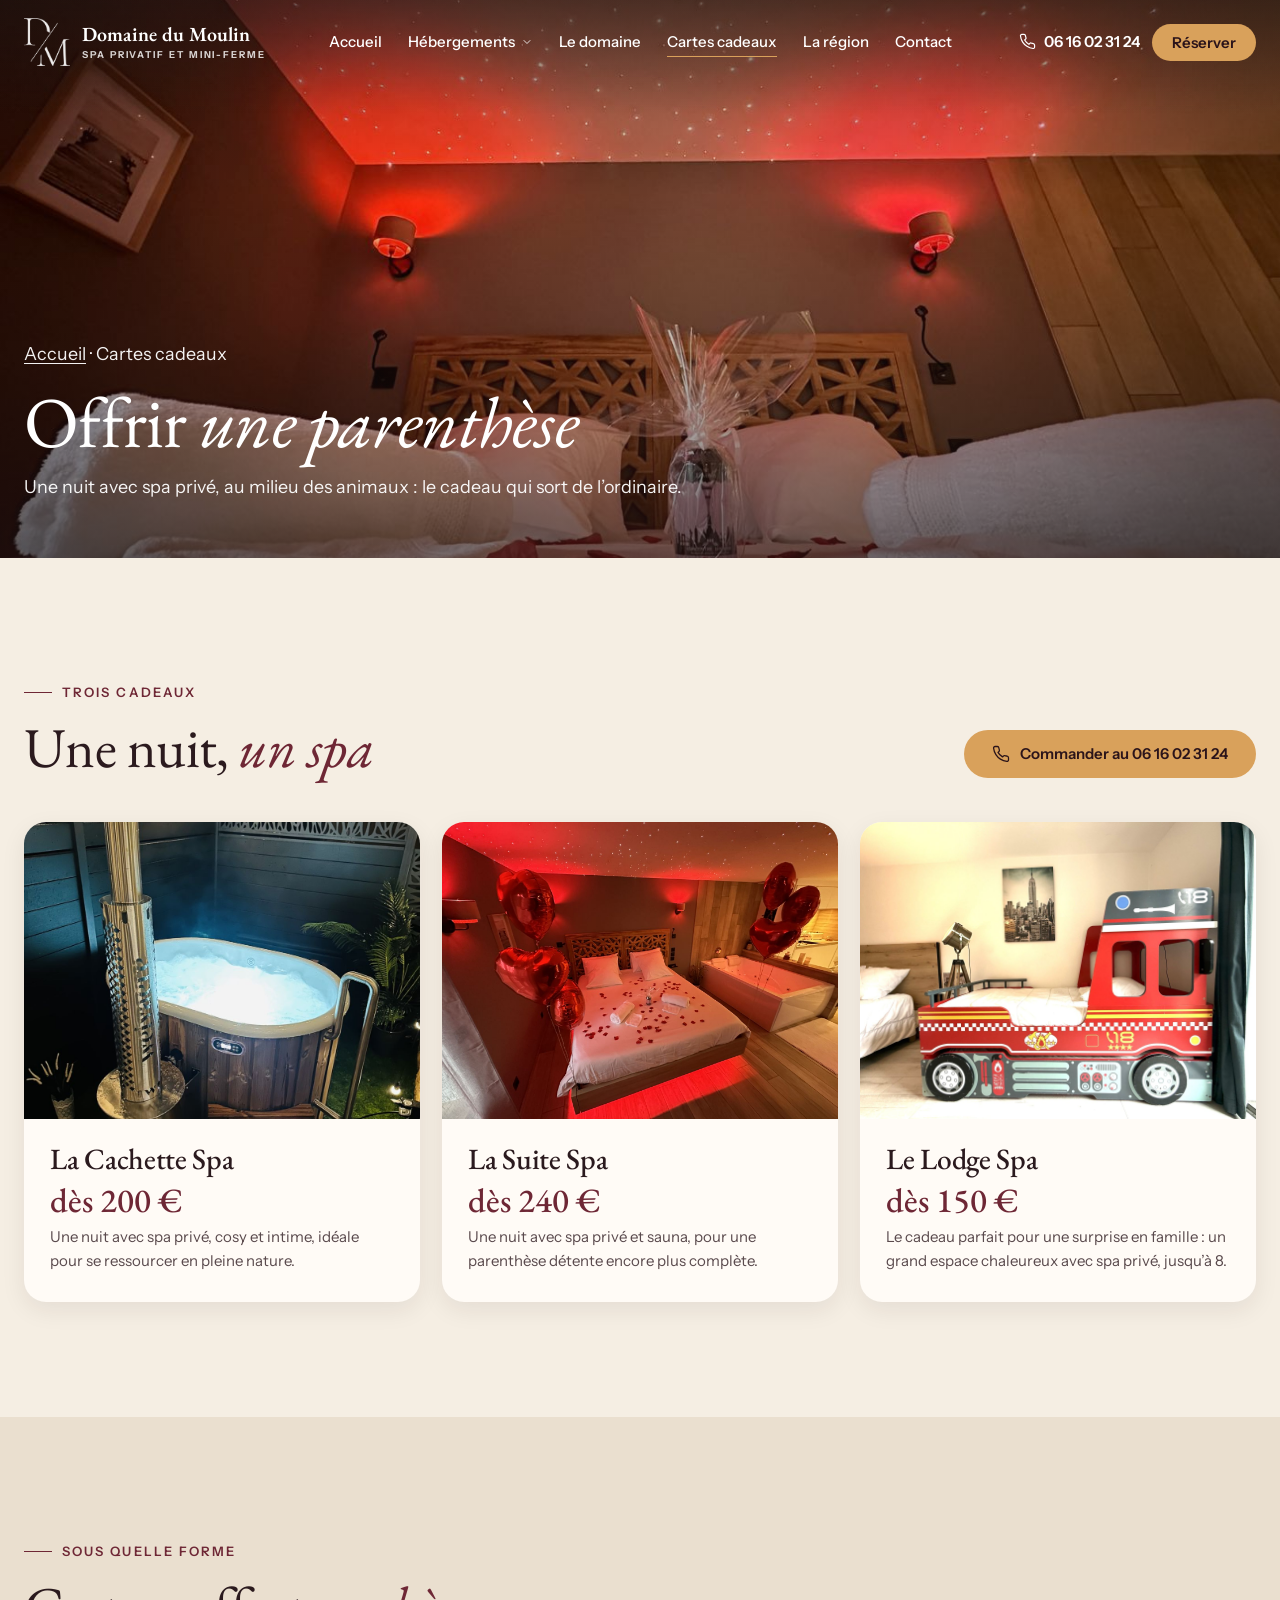
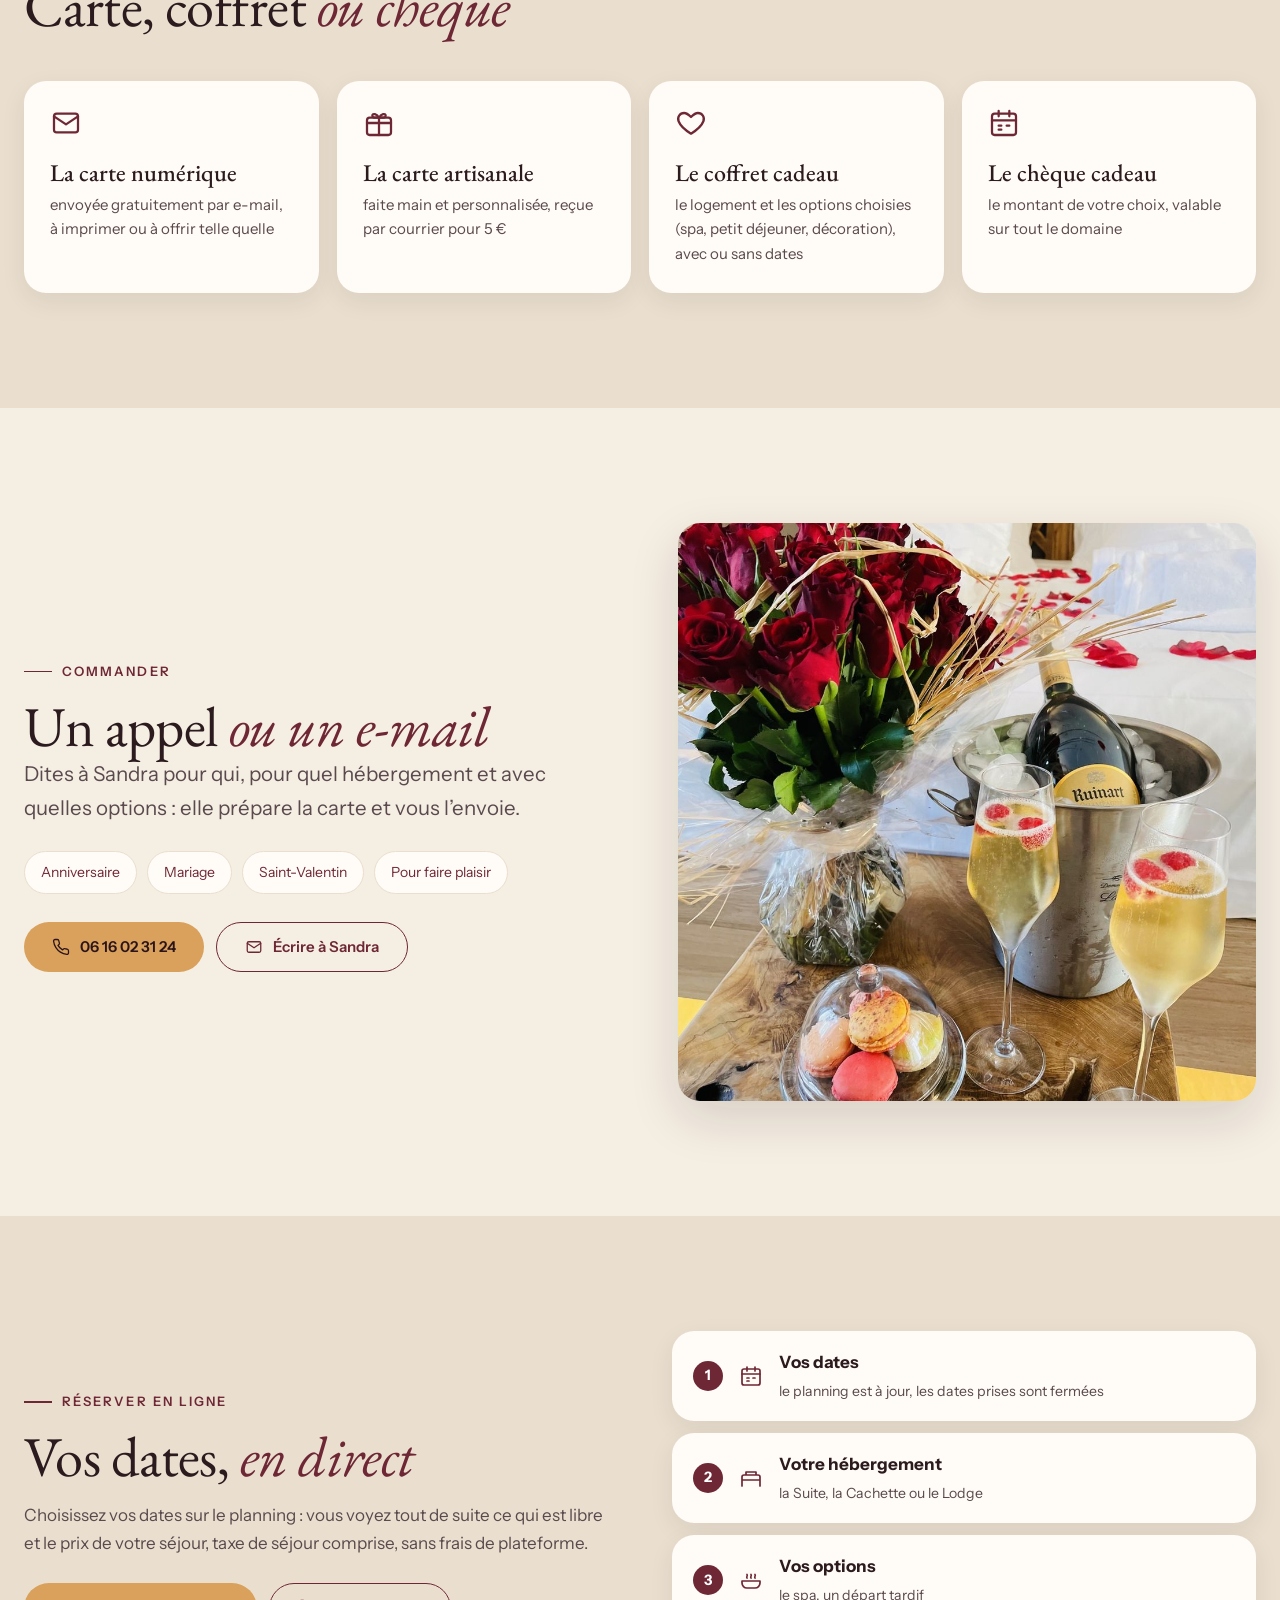
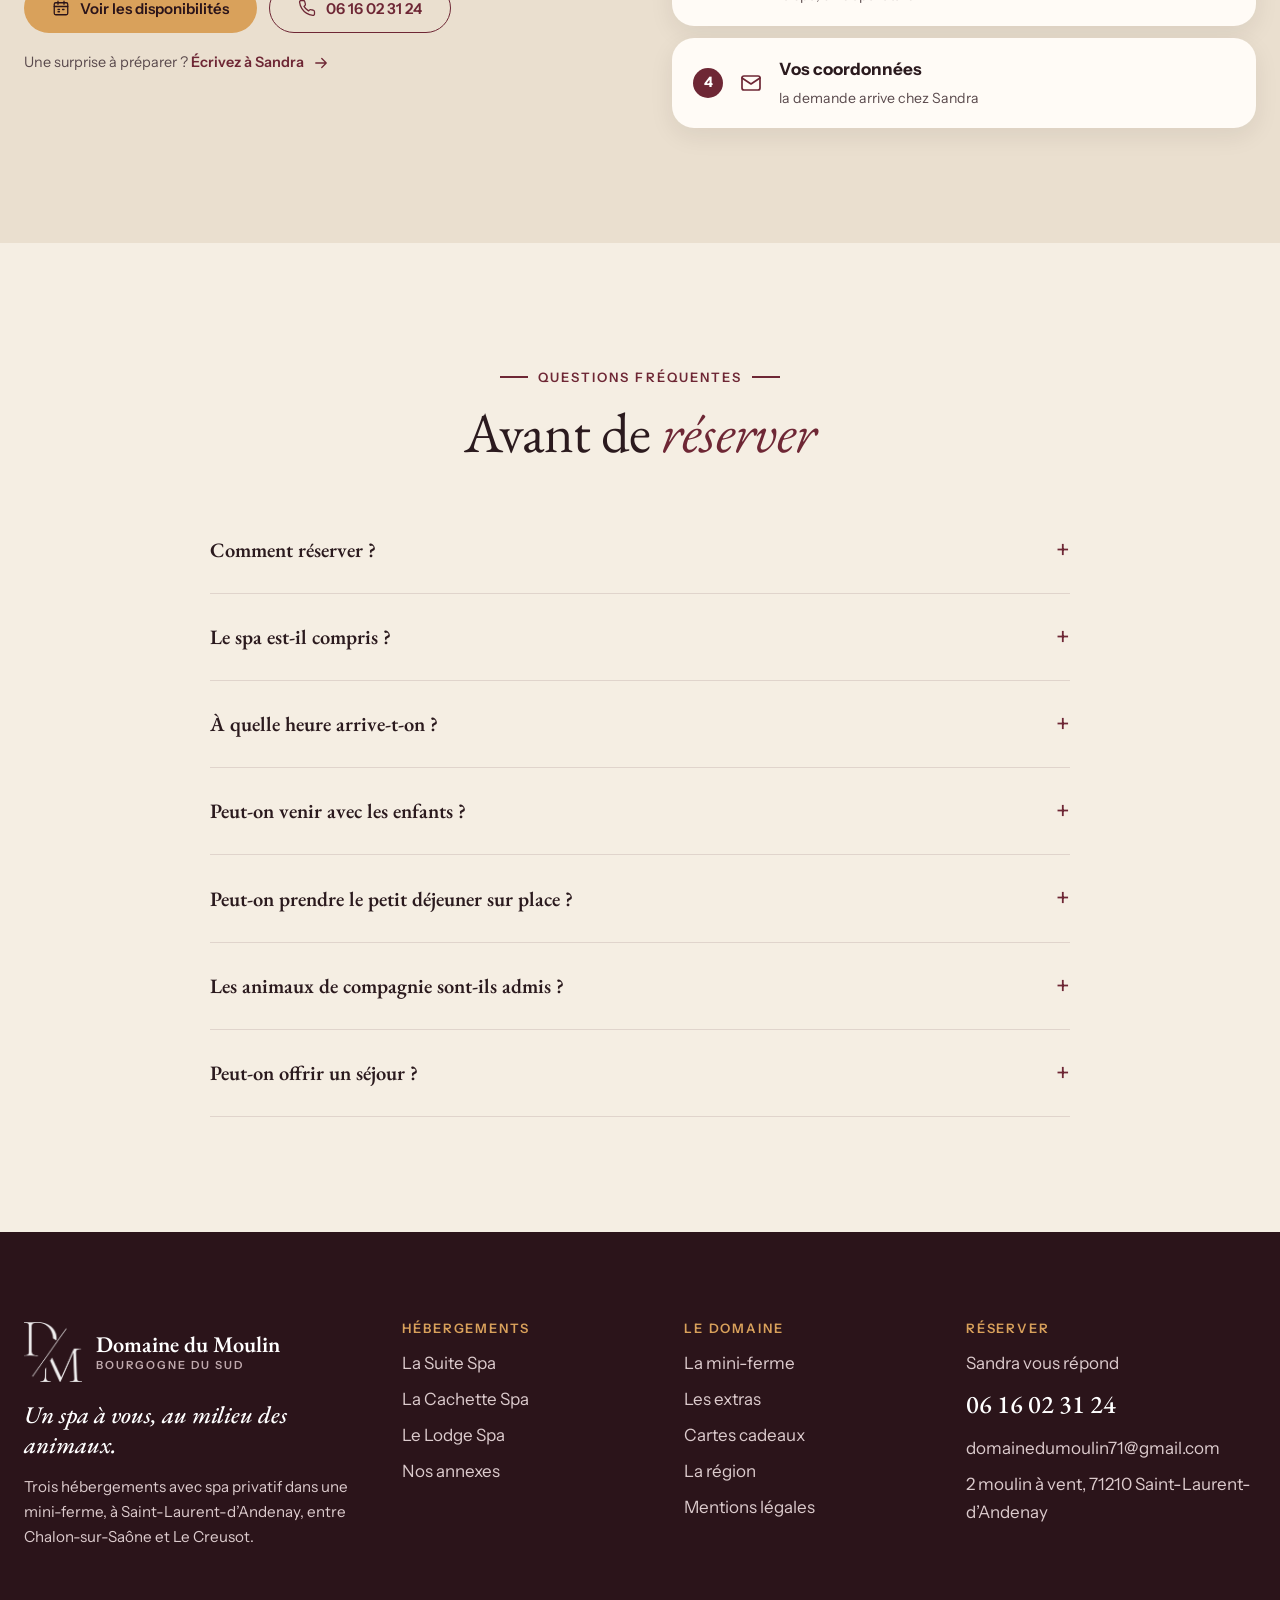
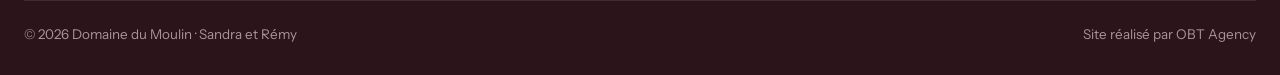
<file: cartes-cadeaux.html>
<!doctype html>
<html lang="fr">
<head>
<meta charset="utf-8">
<meta name="viewport" content="width=device-width, initial-scale=1">
<meta name="robots" content="noindex, nofollow">
<title>Cartes cadeaux · Domaine du Moulin</title>
<meta name="description" content="Offrez une nuit au Domaine du Moulin : carte cadeau numérique ou artisanale, coffret ou chèque cadeau, pour la Suite Spa, la Cachette Spa ou le Lodge Spa.">
<link rel="icon" href="images/monogramme-sombre.png">
<link rel="preconnect" href="https://fonts.googleapis.com">
<link rel="preconnect" href="https://fonts.gstatic.com" crossorigin>
<link href="https://fonts.googleapis.com/css2?family=EB+Garamond:ital,wght@0,400;0,500;0,600;1,400;1,500;1,600&family=Instrument+Sans:wght@400;500;600&display=swap" rel="stylesheet">
<link rel="stylesheet" href="css/style.css">
</head>
<body data-page="cadeaux">
<header class="entete">
  <div class="conteneur barre">
    <a class="logo" href="index.html" aria-label="Domaine du Moulin, accueil"><span class="monogramme"><img class="blanc" src="images/monogramme-blanc.png" alt="" width="483" height="500"><img class="sombre" src="images/monogramme-sombre.png" alt="" width="483" height="500"></span><span class="nom">Domaine du Moulin<small>Spa privatif et mini-ferme</small></span></a>
    <ul class="menu">
      <li><a href="index.html">Accueil</a></li>
      <li><a class="ouvrir" href="hebergements.html">Hébergements <svg viewBox="0 0 24 24" fill="none" stroke="currentColor" stroke-width="1.7" stroke-linecap="round" stroke-linejoin="round" aria-hidden="true"><path d="m6 9 6 6 6-6"/></svg></a>
        <div class="sous-menu"><a href="la-suite-spa.html"><img src="images/suite/spa.jpg" alt=""><span>La Suite Spa<small>45 m² · 2 personnes</small></span></a><a href="la-cachette-spa.html"><img src="images/cachette/interieur.jpg" alt=""><span>La Cachette Spa<small>20 m² · 2 à 4 personnes</small></span></a><a href="le-lodge-spa.html"><img src="images/lodge/camion.jpg" alt=""><span>Le Lodge Spa<small>65 m² · 1 à 8 personnes</small></span></a><a class="tous" href="hebergements.html">Comparer les hébergements</a></div></li>
      <li><a href="le-domaine.html">Le domaine</a></li>
      <li><a href="cartes-cadeaux.html" class="actif">Cartes cadeaux</a></li>
      <li><a href="la-region.html">La région</a></li>
      <li><a href="contact.html">Contact</a></li>
    </ul>
    <div class="actions">
      <a class="tel-entete" href="tel:+33616023124"><svg viewBox="0 0 24 24" fill="none" stroke="currentColor" stroke-width="1.7" stroke-linecap="round" stroke-linejoin="round" aria-hidden="true"><path d="M22 16.9v3a2 2 0 0 1-2.2 2 19.8 19.8 0 0 1-8.6-3.1 19.5 19.5 0 0 1-6-6A19.8 19.8 0 0 1 2.1 4.2 2 2 0 0 1 4.1 2h3a2 2 0 0 1 2 1.7c.1 1 .4 1.9.7 2.8a2 2 0 0 1-.5 2.1L8 9.9a16 16 0 0 0 6 6l1.3-1.3a2 2 0 0 1 2.1-.4c.9.3 1.8.6 2.8.7a2 2 0 0 1 1.7 2z"/></svg><span>06 16 02 31 24</span></a>
      <a class="btn btn-plein" href="contact.html#reserver" data-obt-reserve>Réserver</a>
      <button class="burger" aria-label="Menu" aria-expanded="false"><span></span></button>
    </div>
  </div>
</header>
<main>
<section class="bandeau">
  <img src="images/suite/petales.jpg" alt="La Suite Spa décorée de pétales de roses">
  <div class="conteneur">
    <p class="fil"><a href="index.html">Accueil</a> · Cartes cadeaux</p>
    <h1>Offrir <em>une parenthèse</em></h1>
    <p>Une nuit avec spa privé, au milieu des animaux : le cadeau qui sort de l’ordinaire.</p>
  </div>
</section>
<section class="section">
  <div class="conteneur">
    <div class="entete-section"><div><span class="surtitre">Trois cadeaux</span><h2>Une nuit, <em class="it">un spa</em></h2></div><a class="btn btn-plein" href="tel:+33616023124"><svg viewBox="0 0 24 24" fill="none" stroke="currentColor" stroke-width="1.7" stroke-linecap="round" stroke-linejoin="round" aria-hidden="true"><path d="M22 16.9v3a2 2 0 0 1-2.2 2 19.8 19.8 0 0 1-8.6-3.1 19.5 19.5 0 0 1-6-6A19.8 19.8 0 0 1 2.1 4.2 2 2 0 0 1 4.1 2h3a2 2 0 0 1 2 1.7c.1 1 .4 1.9.7 2.8a2 2 0 0 1-.5 2.1L8 9.9a16 16 0 0 0 6 6l1.3-1.3a2 2 0 0 1 2.1-.4c.9.3 1.8.6 2.8.7a2 2 0 0 1 1.7 2z"/></svg> Commander au 06 16 02 31 24</a></div>
    <div class="trois-cadeaux"><article data-reveal><img src="images/cachette/bain-nordique.jpg" alt="La Cachette Spa" loading="lazy" decoding="async"><div class="corps"><h3>La Cachette Spa</h3><span class="prix">dès 200 €</span><p>Une nuit avec spa privé, cosy et intime, idéale pour se ressourcer en pleine nature.</p></div></article><article data-reveal><img src="images/suite/romantique.jpg" alt="La Suite Spa" loading="lazy" decoding="async"><div class="corps"><h3>La Suite Spa</h3><span class="prix">dès 240 €</span><p>Une nuit avec spa privé et sauna, pour une parenthèse détente encore plus complète.</p></div></article><article data-reveal><img src="images/lodge/camion.jpg" alt="Le Lodge Spa" loading="lazy" decoding="async"><div class="corps"><h3>Le Lodge Spa</h3><span class="prix">dès 150 €</span><p>Le cadeau parfait pour une surprise en famille : un grand espace chaleureux avec spa privé, jusqu’à 8.</p></div></article></div>
  </div>
</section>
<section class="section creme">
  <div class="conteneur">
    <div class="entete-section"><div><span class="surtitre">Sous quelle forme</span><h2>Carte, coffret <em class="it">ou chèque</em></h2></div></div>
    <div class="formats"><div data-reveal><svg viewBox="0 0 24 24" fill="none" stroke="currentColor" stroke-width="1.7" stroke-linecap="round" stroke-linejoin="round" aria-hidden="true"><rect x="3" y="5" width="18" height="14" rx="2"/><path d="m3 7 9 6 9-6"/></svg><strong>La carte numérique</strong><p>envoyée gratuitement par e-mail, à imprimer ou à offrir telle quelle</p></div><div data-reveal><svg viewBox="0 0 24 24" fill="none" stroke="currentColor" stroke-width="1.7" stroke-linecap="round" stroke-linejoin="round" aria-hidden="true"><rect x="3" y="8" width="18" height="13" rx="2"/><path d="M12 8v13M3 12h18M12 8c-1.5-3-5-3.5-5-1.5S10 8 12 8zM12 8c1.5-3 5-3.5 5-1.5S14 8 12 8z"/></svg><strong>La carte artisanale</strong><p>faite main et personnalisée, reçue par courrier pour 5 €</p></div><div data-reveal><svg viewBox="0 0 24 24" fill="none" stroke="currentColor" stroke-width="1.7" stroke-linecap="round" stroke-linejoin="round" aria-hidden="true"><path d="M12 20s-7.5-4.6-9.3-9.3C1.5 7.5 3.6 4.5 6.8 4.5c2 0 3.3 1.1 5.2 3 1.9-1.9 3.2-3 5.2-3 3.2 0 5.3 3 4.1 6.2C19.5 15.4 12 20 12 20z"/></svg><strong>Le coffret cadeau</strong><p>le logement et les options choisies (spa, petit déjeuner, décoration), avec ou sans dates</p></div><div data-reveal><svg viewBox="0 0 24 24" fill="none" stroke="currentColor" stroke-width="1.7" stroke-linecap="round" stroke-linejoin="round" aria-hidden="true"><rect x="3" y="5" width="18" height="16" rx="2"/><path d="M3 10h18M8 3v4M16 3v4M8 14h2M14 14h2M8 17h2"/></svg><strong>Le chèque cadeau</strong><p>le montant de votre choix, valable sur tout le domaine</p></div></div>
  </div>
</section>
<section class="section">
  <div class="conteneur split">
    <div data-reveal>
      <span class="surtitre">Commander</span>
      <h2>Un appel <em class="it">ou un e-mail</em></h2>
      <p class="chapeau">Dites à Sandra pour qui, pour quel hébergement et avec quelles options : elle prépare la carte et vous l’envoie.</p>
      <ul class="pastilles-claires"><li>Anniversaire</li><li>Mariage</li><li>Saint-Valentin</li><li>Pour faire plaisir</li></ul>
      <div class="boutons-gauche"><a class="btn btn-plein" href="tel:+33616023124"><svg viewBox="0 0 24 24" fill="none" stroke="currentColor" stroke-width="1.7" stroke-linecap="round" stroke-linejoin="round" aria-hidden="true"><path d="M22 16.9v3a2 2 0 0 1-2.2 2 19.8 19.8 0 0 1-8.6-3.1 19.5 19.5 0 0 1-6-6A19.8 19.8 0 0 1 2.1 4.2 2 2 0 0 1 4.1 2h3a2 2 0 0 1 2 1.7c.1 1 .4 1.9.7 2.8a2 2 0 0 1-.5 2.1L8 9.9a16 16 0 0 0 6 6l1.3-1.3a2 2 0 0 1 2.1-.4c.9.3 1.8.6 2.8.7a2 2 0 0 1 1.7 2z"/></svg> 06 16 02 31 24</a><a class="btn btn-contour" href="mailto:domainedumoulin71@gmail.com"><svg viewBox="0 0 24 24" fill="none" stroke="currentColor" stroke-width="1.7" stroke-linecap="round" stroke-linejoin="round" aria-hidden="true"><rect x="3" y="5" width="18" height="14" rx="2"/><path d="m3 7 9 6 9-6"/></svg> Écrire à Sandra</a></div>
    </div>
    <div class="plan-photo" data-reveal><img src="images/extras/champagne.jpg" alt="Les roses et le champagne" loading="lazy" decoding="async"></div>
  </div>
</section>
<section class="section creme" id="reservation">
  <div class="conteneur bloc-resa">
    <div data-reveal>
      <span class="surtitre">Réserver en ligne</span>
      <h2>Vos dates, <em class="it">en direct</em></h2>
      <p class="intro-contact">Choisissez vos dates sur le planning : vous voyez tout de suite ce qui est libre et le prix de votre séjour, taxe de séjour comprise, sans frais de plateforme.</p>
      <div class="boutons"><a class="btn btn-plein" href="contact.html#reserver" data-obt-reserve><svg viewBox="0 0 24 24" fill="none" stroke="currentColor" stroke-width="1.7" stroke-linecap="round" stroke-linejoin="round" aria-hidden="true"><rect x="3" y="5" width="18" height="16" rx="2"/><path d="M3 10h18M8 3v4M16 3v4M8 14h2M14 14h2M8 17h2"/></svg> Voir les disponibilités</a><a class="btn btn-contour" href="tel:+33616023124"><svg viewBox="0 0 24 24" fill="none" stroke="currentColor" stroke-width="1.7" stroke-linecap="round" stroke-linejoin="round" aria-hidden="true"><path d="M22 16.9v3a2 2 0 0 1-2.2 2 19.8 19.8 0 0 1-8.6-3.1 19.5 19.5 0 0 1-6-6A19.8 19.8 0 0 1 2.1 4.2 2 2 0 0 1 4.1 2h3a2 2 0 0 1 2 1.7c.1 1 .4 1.9.7 2.8a2 2 0 0 1-.5 2.1L8 9.9a16 16 0 0 0 6 6l1.3-1.3a2 2 0 0 1 2.1-.4c.9.3 1.8.6 2.8.7a2 2 0 0 1 1.7 2z"/></svg> 06 16 02 31 24</a></div>
      <p class="petit">Une surprise à préparer ? <a class="lien-fleche" href="contact.html">Écrivez à Sandra <svg viewBox="0 0 24 24" fill="none" stroke="currentColor" stroke-width="1.7" stroke-linecap="round" stroke-linejoin="round" aria-hidden="true"><path d="M5 12h14M13 6l6 6-6 6"/></svg></a></p>
    </div>
    <ol class="etapes-resa" data-reveal><li><span class="num">1</span><svg viewBox="0 0 24 24" fill="none" stroke="currentColor" stroke-width="1.7" stroke-linecap="round" stroke-linejoin="round" aria-hidden="true"><rect x="3" y="5" width="18" height="16" rx="2"/><path d="M3 10h18M8 3v4M16 3v4M8 14h2M14 14h2M8 17h2"/></svg><div><strong>Vos dates</strong><small>le planning est à jour, les dates prises sont fermées</small></div></li><li><span class="num">2</span><svg viewBox="0 0 24 24" fill="none" stroke="currentColor" stroke-width="1.7" stroke-linecap="round" stroke-linejoin="round" aria-hidden="true"><path d="M3 18v-7a2 2 0 0 1 2-2h14a2 2 0 0 1 2 2v7M3 14h18M3 18v2M21 18v2M7 9V6h10v3"/></svg><div><strong>Votre hébergement</strong><small>la Suite, la Cachette ou le Lodge</small></div></li><li><span class="num">3</span><svg viewBox="0 0 24 24" fill="none" stroke="currentColor" stroke-width="1.7" stroke-linecap="round" stroke-linejoin="round" aria-hidden="true"><path d="M3 13h18v2a5 5 0 0 1-5 5H8a5 5 0 0 1-5-5z"/><path d="M8 10c-1-1.2 1-2.3 0-3.5M12 10c-1-1.2 1-2.3 0-3.5M16 10c-1-1.2 1-2.3 0-3.5"/></svg><div><strong>Vos options</strong><small>le spa, un départ tardif</small></div></li><li><span class="num">4</span><svg viewBox="0 0 24 24" fill="none" stroke="currentColor" stroke-width="1.7" stroke-linecap="round" stroke-linejoin="round" aria-hidden="true"><rect x="3" y="5" width="18" height="14" rx="2"/><path d="m3 7 9 6 9-6"/></svg><div><strong>Vos coordonnées</strong><small>la demande arrive chez Sandra</small></div></li></ol>
  </div>
</section>
<section class="section" id="questions">
  <div class="conteneur">
    <div class="entete-section centre"><div><span class="surtitre">Questions fréquentes</span><h2>Avant de <em class="it">réserver</em></h2></div></div>
    <div class="faq"><details><summary>Comment réserver ?</summary><p>En ligne, avec le bouton « Réserver » : vous choisissez vos dates sur le planning, votre hébergement et vos options (spa, départ tardif). Le prix du séjour s’affiche aussitôt, taxe de séjour comprise. Vous pouvez aussi appeler Sandra au 06 16 02 31 24.</p></details><details><summary>Le spa est-il compris ?</summary><p>Dans la Suite Spa, oui : la baignoire spa XXL et le sauna sont dans la suite. À la Cachette et au Lodge, le spa de la terrasse est en option, 50 € la nuit, chauffé entre 35 et 40 °C toute l’année : réservez-le à l’avance pour qu’il soit prêt à votre arrivée.</p></details><details><summary>À quelle heure arrive-t-on ?</summary><p>L’arrivée est autonome à partir de 17 h : la procédure pour récupérer les clés vous est envoyée le jour de votre arrivée. Le départ se fait à 11 h (10 h au Lodge). Un départ tardif jusqu’à 14 h est possible pour 50 €.</p></details><details><summary>Peut-on venir avec les enfants ?</summary><p>Oui, à la Cachette (2 adultes et 2 enfants) et au Lodge (jusqu’à 8, avec un lit camion de pompier et un lit bébé). La Suite Spa est réservée aux couples. Les enfants adorent la mini-ferme et la zone de jeux des dépendances.</p></details><details><summary>Peut-on prendre le petit déjeuner sur place ?</summary><p>Oui, sur demande et en supplément : il est servi directement dans votre logement. Des formules dîner, des massages et des décorations sur mesure (pétales de roses, champagne, ballons) sont aussi proposés.</p></details><details><summary>Les animaux de compagnie sont-ils admis ?</summary><p>Pas dans les hébergements du domaine, qui sont aussi non-fumeurs. Nos annexes du Creusot et de Montchanin, elles, accueillent les animaux : appelez-nous pour en parler.</p></details><details><summary>Peut-on offrir un séjour ?</summary><p>Oui : la carte cadeau numérique est envoyée gratuitement par e-mail, la carte artisanale par courrier pour 5 €. Le coffret cadeau comprend le logement et les options choisies, avec ou sans dates ; le chèque cadeau a le montant de votre choix.</p></details></div>
  </div>
</section>
</main>
<footer class="pied">
  <div class="conteneur">
    <div class="grille">
      <div>
        <a class="logo-pied" href="index.html"><img src="images/monogramme-blanc.png" alt="" width="483" height="500"><span>Domaine du Moulin<small>Bourgogne du Sud</small></span></a>
        <p class="accroche">Un spa à vous, au milieu des animaux.</p>
        <p>Trois hébergements avec spa privatif dans une mini-ferme, à Saint-Laurent-d’Andenay, entre Chalon-sur-Saône et Le Creusot.</p>
      </div>
      <div><h4>Hébergements</h4><ul><li><a href="la-suite-spa.html">La Suite Spa</a></li><li><a href="la-cachette-spa.html">La Cachette Spa</a></li><li><a href="le-lodge-spa.html">Le Lodge Spa</a></li><li><a href="hebergements.html#annexes">Nos annexes</a></li></ul></div>
      <div><h4>Le domaine</h4><ul><li><a href="le-domaine.html">La mini-ferme</a></li><li><a href="le-domaine.html#extras">Les extras</a></li><li><a href="cartes-cadeaux.html">Cartes cadeaux</a></li><li><a href="la-region.html">La région</a></li><li><a href="mentions-legales.html">Mentions légales</a></li></ul></div>
      <div><h4>Réserver</h4><ul><li>Sandra vous répond<a class="tel-pied" href="tel:+33616023124">06 16 02 31 24</a></li><li><a href="mailto:domainedumoulin71@gmail.com">domainedumoulin71@gmail.com</a></li><li>2 moulin à vent, 71210 Saint-Laurent-d’Andenay</li></ul></div>
    </div>
    <div class="bas"><span>© 2026 Domaine du Moulin · Sandra et Rémy</span><span>Site réalisé par OBT Agency</span></div>
  </div>
</footer>
<nav class="barre-mobile" aria-label="Contact rapide">
  <a class="appeler" href="tel:+33616023124"><svg viewBox="0 0 24 24" fill="none" stroke="currentColor" stroke-width="1.7" stroke-linecap="round" stroke-linejoin="round" aria-hidden="true"><path d="M22 16.9v3a2 2 0 0 1-2.2 2 19.8 19.8 0 0 1-8.6-3.1 19.5 19.5 0 0 1-6-6A19.8 19.8 0 0 1 2.1 4.2 2 2 0 0 1 4.1 2h3a2 2 0 0 1 2 1.7c.1 1 .4 1.9.7 2.8a2 2 0 0 1-.5 2.1L8 9.9a16 16 0 0 0 6 6l1.3-1.3a2 2 0 0 1 2.1-.4c.9.3 1.8.6 2.8.7a2 2 0 0 1 1.7 2z"/></svg> Appeler</a>
  <a href="contact.html#reserver" data-obt-reserve><svg viewBox="0 0 24 24" fill="none" stroke="currentColor" stroke-width="1.7" stroke-linecap="round" stroke-linejoin="round" aria-hidden="true"><rect x="3" y="5" width="18" height="16" rx="2"/><path d="M3 10h18M8 3v4M16 3v4M8 14h2M14 14h2M8 17h2"/></svg> Réserver</a>
</nav>
<script src="js/site.js"></script>
<div data-obt-booking data-obt-key="demo-domaine-du-moulin" data-obt-api="https://demo-domaine-du-moulin.obt.invalid" data-obt-form-key="demo" data-obt-form-endpoint="https://demo-domaine-du-moulin.obt.invalid/envoi" data-obt-subject="Demande de réservation au Domaine du Moulin"></div>
<script src="js/obt-demo.js"></script>
<script src="https://obt-gestion.com/blocks/obt-booking.js" defer></script>
</body>
</html>
</file>
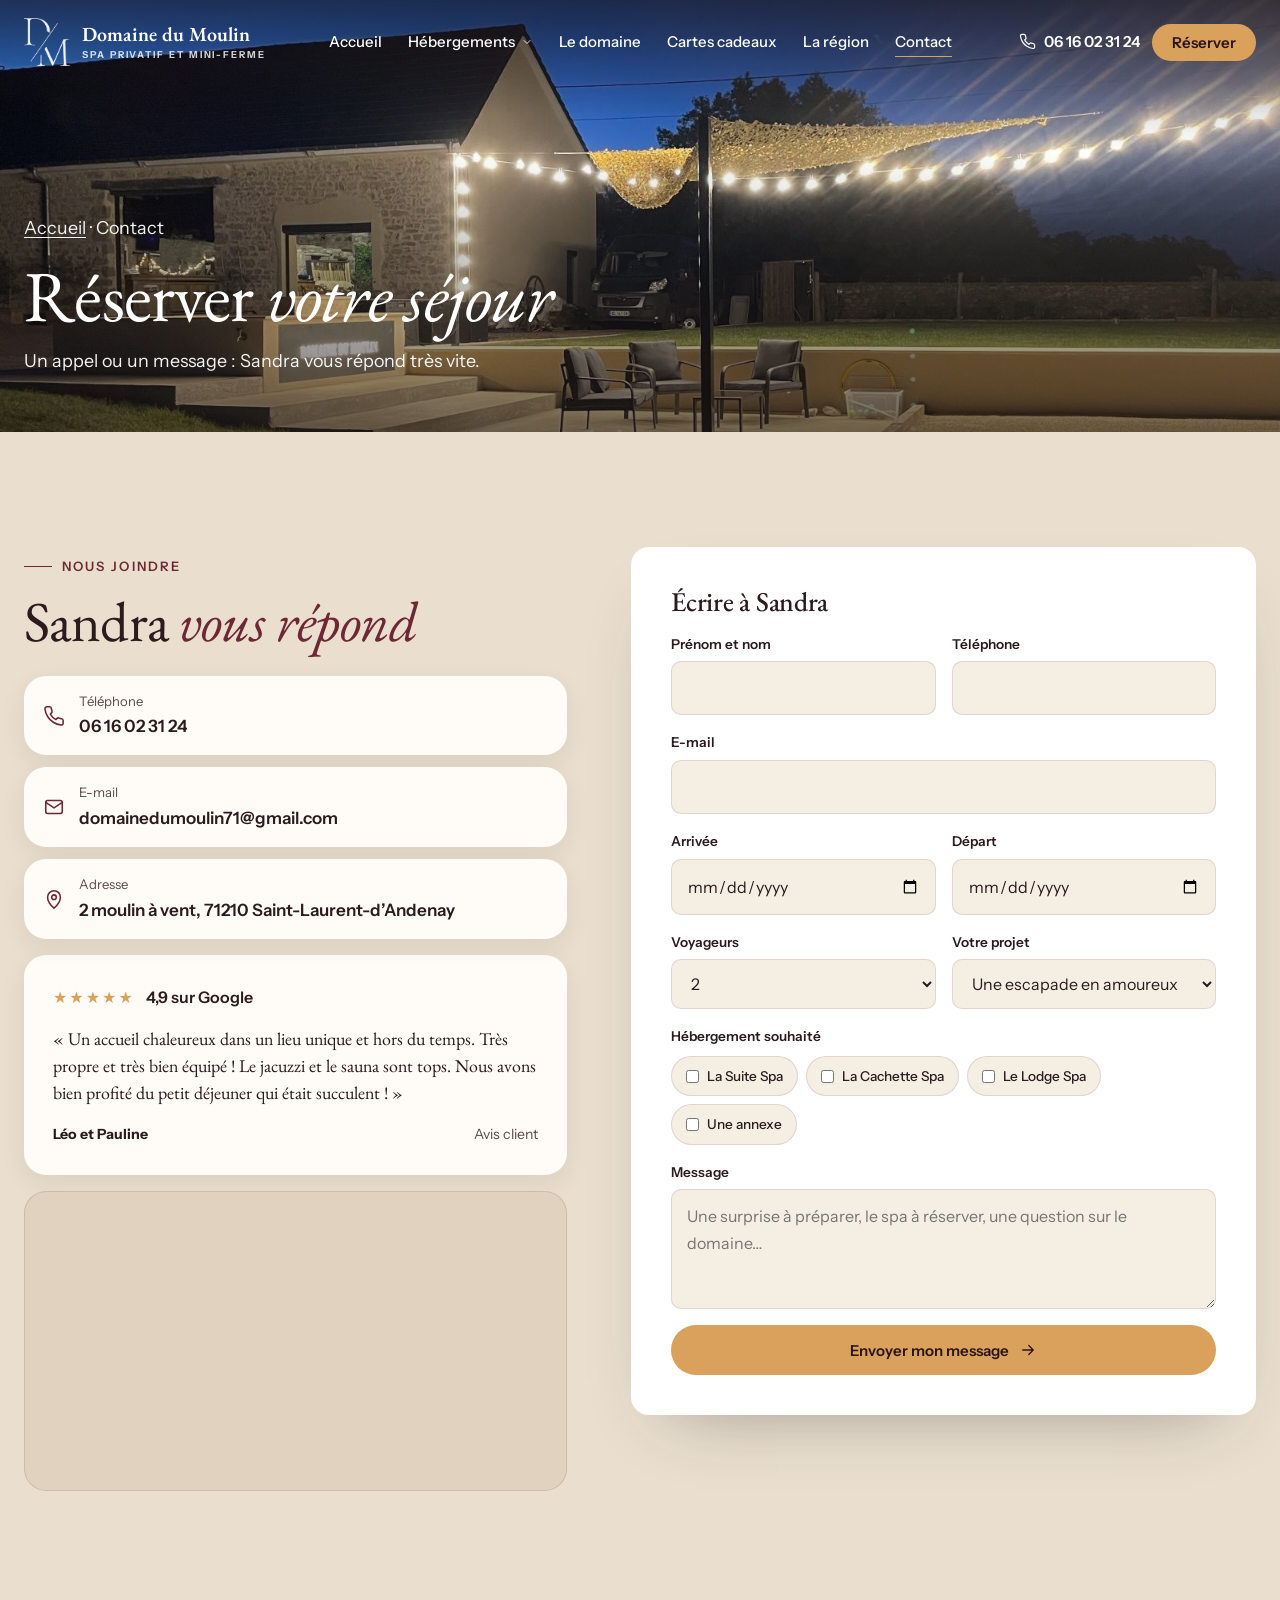
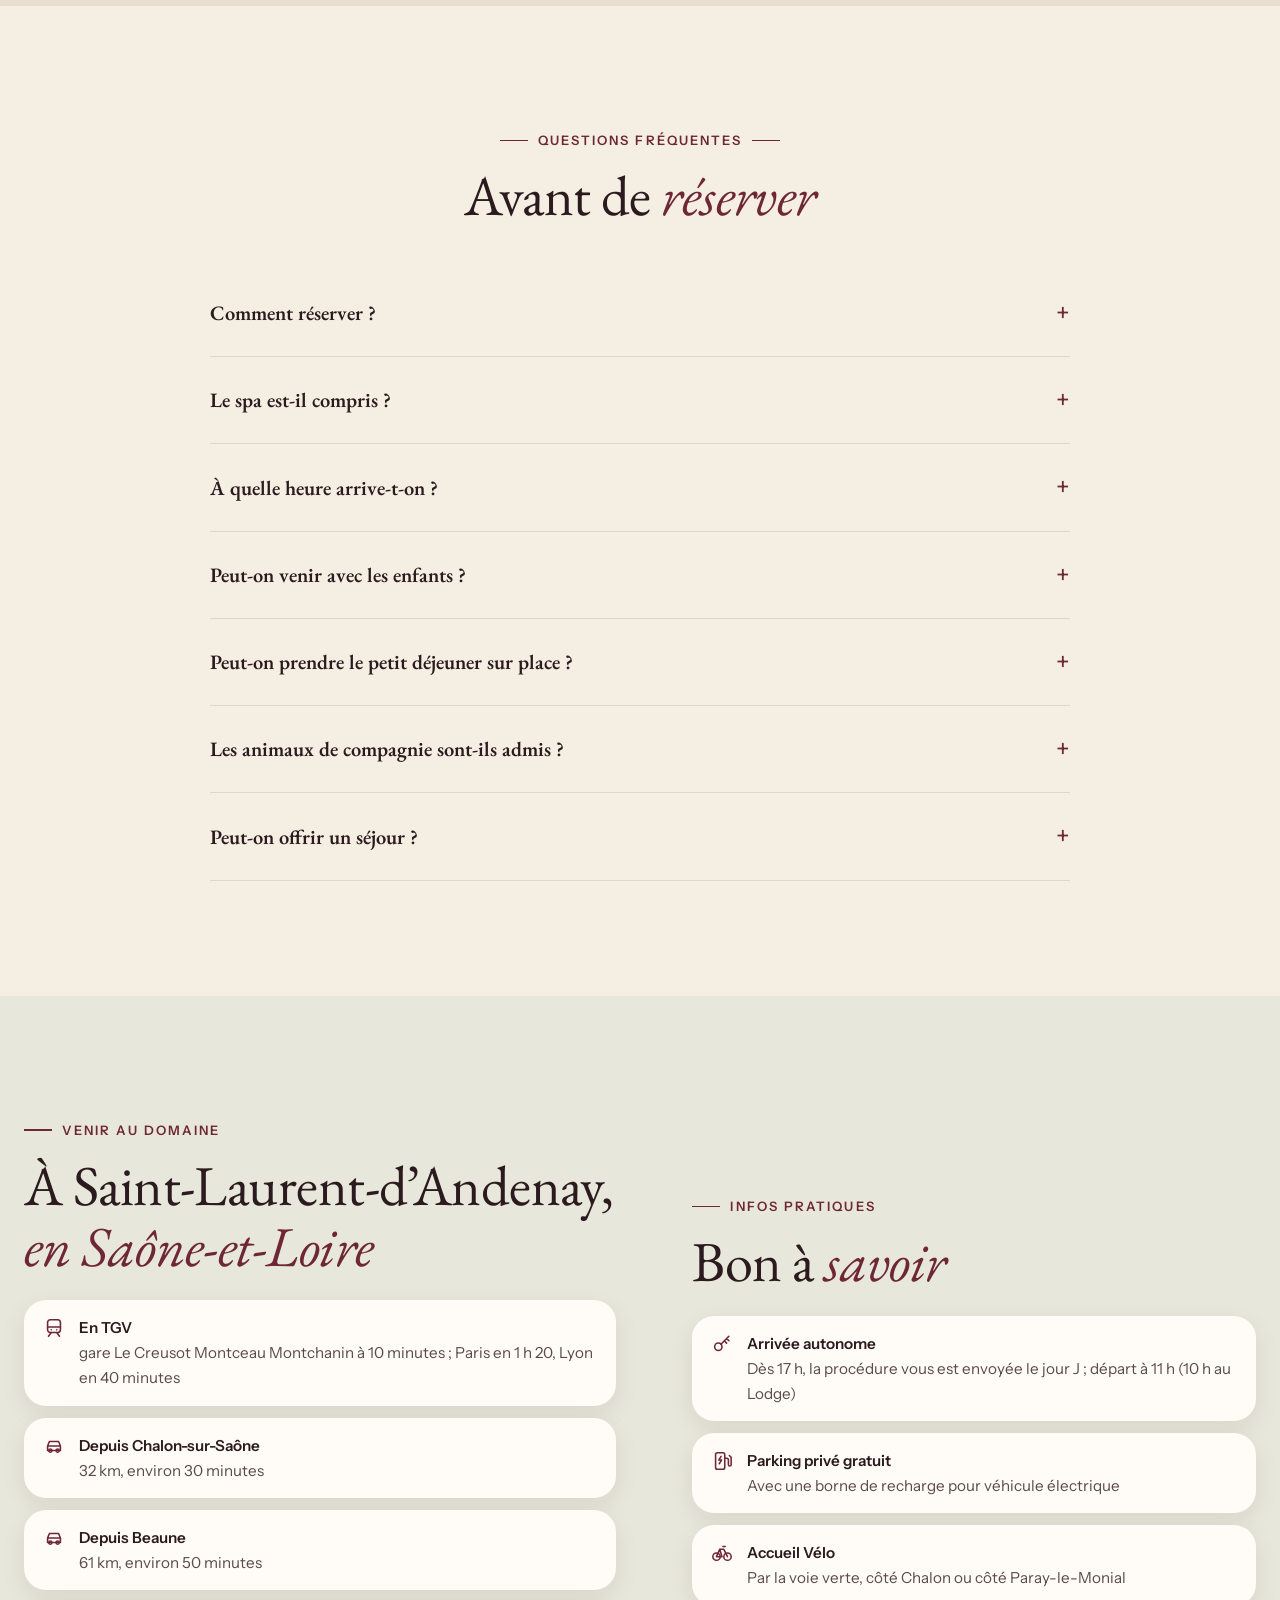
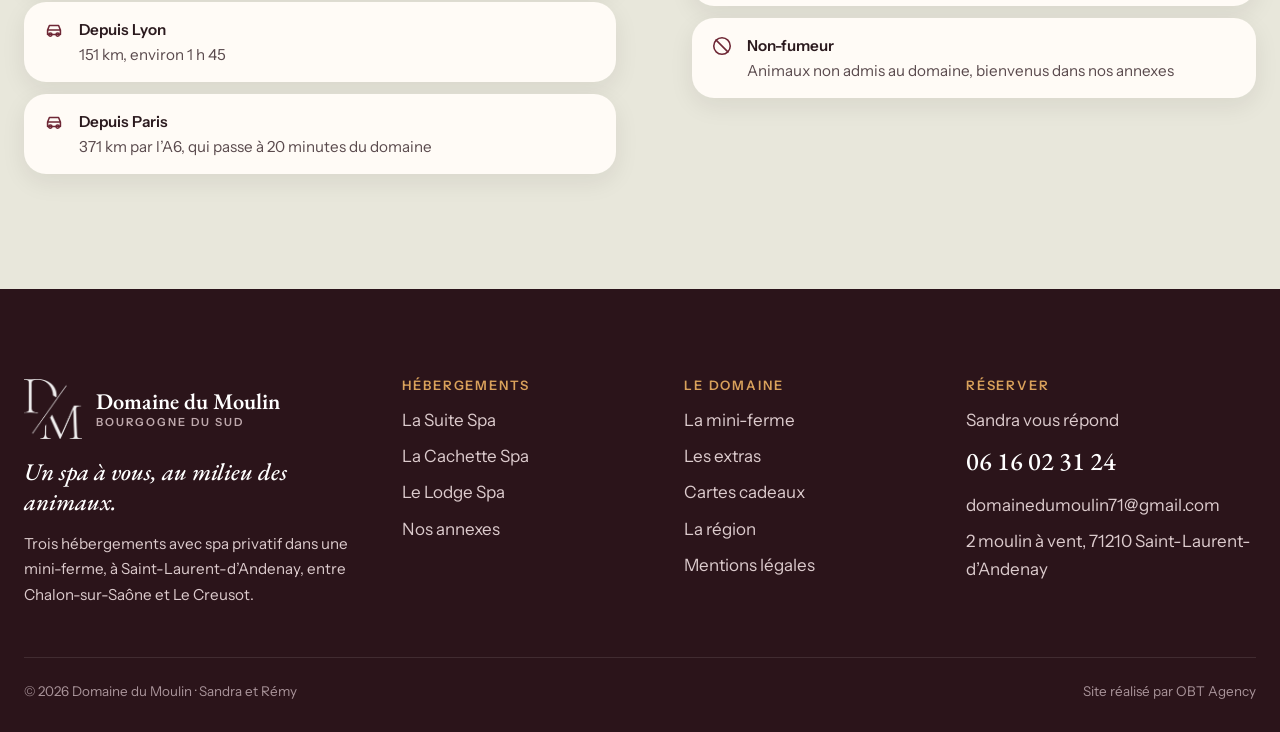
<file: contact.html>
<!doctype html>
<html lang="fr">
<head>
<meta charset="utf-8">
<meta name="viewport" content="width=device-width, initial-scale=1">
<meta name="robots" content="noindex, nofollow">
<title>Contact et réservation · Domaine du Moulin</title>
<meta name="description" content="Réservez votre séjour au Domaine du Moulin : 06 16 02 31 24, 2 moulin à vent à Saint-Laurent-d’Andenay (Saône-et-Loire).">
<link rel="icon" href="images/monogramme-sombre.png">
<link rel="preconnect" href="https://fonts.googleapis.com">
<link rel="preconnect" href="https://fonts.gstatic.com" crossorigin>
<link href="https://fonts.googleapis.com/css2?family=EB+Garamond:ital,wght@0,400;0,500;0,600;1,400;1,500;1,600&family=Instrument+Sans:wght@400;500;600&display=swap" rel="stylesheet">
<link rel="stylesheet" href="css/style.css">
</head>
<body data-page="contact">
<header class="entete">
  <div class="conteneur barre">
    <a class="logo" href="index.html" aria-label="Domaine du Moulin, accueil"><span class="monogramme"><img class="blanc" src="images/monogramme-blanc.png" alt="" width="483" height="500"><img class="sombre" src="images/monogramme-sombre.png" alt="" width="483" height="500"></span><span class="nom">Domaine du Moulin<small>Spa privatif et mini-ferme</small></span></a>
    <ul class="menu">
      <li><a href="index.html">Accueil</a></li>
      <li><a class="ouvrir" href="hebergements.html">Hébergements <svg viewBox="0 0 24 24" fill="none" stroke="currentColor" stroke-width="1.7" stroke-linecap="round" stroke-linejoin="round" aria-hidden="true"><path d="m6 9 6 6 6-6"/></svg></a>
        <div class="sous-menu"><a href="la-suite-spa.html"><img src="images/suite/spa.jpg" alt=""><span>La Suite Spa<small>45 m² · 2 personnes</small></span></a><a href="la-cachette-spa.html"><img src="images/cachette/interieur.jpg" alt=""><span>La Cachette Spa<small>20 m² · 2 à 4 personnes</small></span></a><a href="le-lodge-spa.html"><img src="images/lodge/camion.jpg" alt=""><span>Le Lodge Spa<small>65 m² · 1 à 8 personnes</small></span></a><a class="tous" href="hebergements.html">Comparer les hébergements</a></div></li>
      <li><a href="le-domaine.html">Le domaine</a></li>
      <li><a href="cartes-cadeaux.html">Cartes cadeaux</a></li>
      <li><a href="la-region.html">La région</a></li>
      <li><a href="contact.html" class="actif">Contact</a></li>
    </ul>
    <div class="actions">
      <a class="tel-entete" href="tel:+33616023124"><svg viewBox="0 0 24 24" fill="none" stroke="currentColor" stroke-width="1.7" stroke-linecap="round" stroke-linejoin="round" aria-hidden="true"><path d="M22 16.9v3a2 2 0 0 1-2.2 2 19.8 19.8 0 0 1-8.6-3.1 19.5 19.5 0 0 1-6-6A19.8 19.8 0 0 1 2.1 4.2 2 2 0 0 1 4.1 2h3a2 2 0 0 1 2 1.7c.1 1 .4 1.9.7 2.8a2 2 0 0 1-.5 2.1L8 9.9a16 16 0 0 0 6 6l1.3-1.3a2 2 0 0 1 2.1-.4c.9.3 1.8.6 2.8.7a2 2 0 0 1 1.7 2z"/></svg><span>06 16 02 31 24</span></a>
      <a class="btn btn-plein" href="contact.html#reserver" data-obt-reserve>Réserver</a>
      <button class="burger" aria-label="Menu" aria-expanded="false"><span></span></button>
    </div>
  </div>
</header>
<main>
<section class="bandeau court">
  <img src="images/domaine/terrasse-soir.jpg" alt="Le Domaine du Moulin au crépuscule">
  <div class="conteneur">
    <p class="fil"><a href="index.html">Accueil</a> · Contact</p>
    <h1>Réserver <em>votre séjour</em></h1>
    <p>Un appel ou un message : Sandra vous répond très vite.</p>
  </div>
</section>
<section class="section creme">
  <div class="conteneur contact-grille">
    <div data-reveal>
      <span class="surtitre">Nous joindre</span>
      <h2>Sandra <em class="it">vous répond</em></h2>
      <div class="coordonnees">
  <a href="tel:+33616023124"><svg viewBox="0 0 24 24" fill="none" stroke="currentColor" stroke-width="1.7" stroke-linecap="round" stroke-linejoin="round" aria-hidden="true"><path d="M22 16.9v3a2 2 0 0 1-2.2 2 19.8 19.8 0 0 1-8.6-3.1 19.5 19.5 0 0 1-6-6A19.8 19.8 0 0 1 2.1 4.2 2 2 0 0 1 4.1 2h3a2 2 0 0 1 2 1.7c.1 1 .4 1.9.7 2.8a2 2 0 0 1-.5 2.1L8 9.9a16 16 0 0 0 6 6l1.3-1.3a2 2 0 0 1 2.1-.4c.9.3 1.8.6 2.8.7a2 2 0 0 1 1.7 2z"/></svg><span><small>Téléphone</small><strong>06 16 02 31 24</strong></span></a>
  <a href="mailto:domainedumoulin71@gmail.com"><svg viewBox="0 0 24 24" fill="none" stroke="currentColor" stroke-width="1.7" stroke-linecap="round" stroke-linejoin="round" aria-hidden="true"><rect x="3" y="5" width="18" height="14" rx="2"/><path d="m3 7 9 6 9-6"/></svg><span><small>E-mail</small><strong>domainedumoulin71@gmail.com</strong></span></a>
  <a href="https://www.google.com/maps/place/H%C3%B4tel+%26+Suites+avec+Spa+Privatif+en+Bourgogne+%E2%80%A2+Domaine+du+Moulin+71/@46.7229395,4.4980987,17z/data=!4m6!3m5!1s0x47f3b2a4a5115d2f:0xfd914ed8bff80048!8m2!3d46.7229395!4d4.4980987" target="_blank" rel="noopener"><svg viewBox="0 0 24 24" fill="none" stroke="currentColor" stroke-width="1.7" stroke-linecap="round" stroke-linejoin="round" aria-hidden="true"><path d="M12 22s7-6.1 7-12a7 7 0 0 0-14 0c0 5.9 7 12 7 12z"/><circle cx="12" cy="10" r="2.5"/></svg><span><small>Adresse</small><strong>2 moulin à vent, 71210 Saint-Laurent-d’Andenay</strong></span></a>
</div>
      <figure class="avis avis-seul"><div class="etoiles">★★★★★ <span>4,9 sur Google</span></div><blockquote>« Un accueil chaleureux dans un lieu unique et hors du temps. Très propre et très bien équipé ! Le jacuzzi et le sauna sont tops. Nous avons bien profité du petit déjeuner qui était succulent ! »</blockquote><footer><strong>Léo et Pauline</strong><span>Avis client</span></footer></figure>
      <div class="carte-maps"><iframe src="https://maps.google.com/maps?q=46.7229395,4.4980987&z=11&output=embed" title="Le Domaine du Moulin sur Google Maps" loading="lazy" referrerpolicy="no-referrer-when-downgrade"></iframe></div>
    </div>
    <div data-reveal><form class="formulaire" id="reserver" novalidate>
  <h3>Écrire à Sandra</h3>
  <label>Prénom et nom<input type="text" name="nom" autocomplete="name" required></label>
  <label>Téléphone<input type="tel" name="tel" autocomplete="tel"></label>
  <label class="plein-l">E-mail<input type="email" name="email" autocomplete="email" required></label>
  <label>Arrivée<input type="date" name="arrivee"></label>
  <label>Départ<input type="date" name="depart"></label>
  <label>Voyageurs<select name="voyageurs"><option>1</option><option selected>2</option><option>3</option><option>4</option><option>5</option><option>6</option><option>7</option><option>8</option></select></label>
  <label>Votre projet<select name="projet"><option>Une escapade en amoureux</option><option>Un séjour en famille</option><option>Offrir une carte cadeau</option><option>Un déplacement professionnel</option><option>Autre</option></select></label>
  <div class="plein-l"><span class="etiquette-champ">Hébergement souhaité</span><div class="choix-gites"><label><input type="checkbox" name="hebergement" value="La Suite Spa"> La Suite Spa</label><label><input type="checkbox" name="hebergement" value="La Cachette Spa"> La Cachette Spa</label><label><input type="checkbox" name="hebergement" value="Le Lodge Spa"> Le Lodge Spa</label><label><input type="checkbox" name="hebergement" value="Une annexe"> Une annexe</label></div></div>
  <label class="plein-l">Message<textarea name="message" placeholder="Une surprise à préparer, le spa à réserver, une question sur le domaine…"></textarea></label>
  <button class="btn btn-plein envoyer" type="submit">Envoyer mon message <svg viewBox="0 0 24 24" fill="none" stroke="currentColor" stroke-width="1.7" stroke-linecap="round" stroke-linejoin="round" aria-hidden="true"><path d="M5 12h14M13 6l6 6-6 6"/></svg></button>
  <p class="merci">Merci ! Sandra vous répond très vite.</p>
</form></div>
  </div>
</section>
<section class="section" id="questions">
  <div class="conteneur">
    <div class="entete-section centre"><div><span class="surtitre">Questions fréquentes</span><h2>Avant de <em class="it">réserver</em></h2></div></div>
    <div class="faq"><details><summary>Comment réserver ?</summary><p>En ligne, avec le bouton « Réserver » : vous choisissez vos dates sur le planning, votre hébergement et vos options (spa, départ tardif). Le prix du séjour s’affiche aussitôt, taxe de séjour comprise. Vous pouvez aussi appeler Sandra au 06 16 02 31 24.</p></details><details><summary>Le spa est-il compris ?</summary><p>Dans la Suite Spa, oui : la baignoire spa XXL et le sauna sont dans la suite. À la Cachette et au Lodge, le spa de la terrasse est en option, 50 € la nuit, chauffé entre 35 et 40 °C toute l’année : réservez-le à l’avance pour qu’il soit prêt à votre arrivée.</p></details><details><summary>À quelle heure arrive-t-on ?</summary><p>L’arrivée est autonome à partir de 17 h : la procédure pour récupérer les clés vous est envoyée le jour de votre arrivée. Le départ se fait à 11 h (10 h au Lodge). Un départ tardif jusqu’à 14 h est possible pour 50 €.</p></details><details><summary>Peut-on venir avec les enfants ?</summary><p>Oui, à la Cachette (2 adultes et 2 enfants) et au Lodge (jusqu’à 8, avec un lit camion de pompier et un lit bébé). La Suite Spa est réservée aux couples. Les enfants adorent la mini-ferme et la zone de jeux des dépendances.</p></details><details><summary>Peut-on prendre le petit déjeuner sur place ?</summary><p>Oui, sur demande et en supplément : il est servi directement dans votre logement. Des formules dîner, des massages et des décorations sur mesure (pétales de roses, champagne, ballons) sont aussi proposés.</p></details><details><summary>Les animaux de compagnie sont-ils admis ?</summary><p>Pas dans les hébergements du domaine, qui sont aussi non-fumeurs. Nos annexes du Creusot et de Montchanin, elles, accueillent les animaux : appelez-nous pour en parler.</p></details><details><summary>Peut-on offrir un séjour ?</summary><p>Oui : la carte cadeau numérique est envoyée gratuitement par e-mail, la carte artisanale par courrier pour 5 €. Le coffret cadeau comprend le logement et les options choisies, avec ou sans dates ; le chèque cadeau a le montant de votre choix.</p></details></div>
  </div>
</section>
<section class="section sauge">
  <div class="conteneur duo">
    <div class="duo-texte" data-reveal>
      <span class="surtitre">Venir au domaine</span>
      <h2>À Saint-Laurent-d’Andenay, <em class="it">en Saône-et-Loire</em></h2>
      <ul class="acces"><li><svg viewBox="0 0 24 24" fill="none" stroke="currentColor" stroke-width="1.7" stroke-linecap="round" stroke-linejoin="round" aria-hidden="true"><rect x="5" y="3" width="14" height="14" rx="3"/><path d="M5 11h14M9 17l-3 4M15 17l3 4M9 14h.01M15 14h.01"/></svg><span><strong>En TGV</strong>gare Le Creusot Montceau Montchanin à 10 minutes ; Paris en 1 h 20, Lyon en 40 minutes</span></li><li><svg viewBox="0 0 24 24" fill="none" stroke="currentColor" stroke-width="1.7" stroke-linecap="round" stroke-linejoin="round" aria-hidden="true"><path d="M5 17h14v-5l-2-5H7l-2 5zM5 12h14"/><circle cx="8" cy="17" r="1.8"/><circle cx="16" cy="17" r="1.8"/></svg><span><strong>Depuis Chalon-sur-Saône</strong>32 km, environ 30 minutes</span></li><li><svg viewBox="0 0 24 24" fill="none" stroke="currentColor" stroke-width="1.7" stroke-linecap="round" stroke-linejoin="round" aria-hidden="true"><path d="M5 17h14v-5l-2-5H7l-2 5zM5 12h14"/><circle cx="8" cy="17" r="1.8"/><circle cx="16" cy="17" r="1.8"/></svg><span><strong>Depuis Beaune</strong>61 km, environ 50 minutes</span></li><li><svg viewBox="0 0 24 24" fill="none" stroke="currentColor" stroke-width="1.7" stroke-linecap="round" stroke-linejoin="round" aria-hidden="true"><path d="M5 17h14v-5l-2-5H7l-2 5zM5 12h14"/><circle cx="8" cy="17" r="1.8"/><circle cx="16" cy="17" r="1.8"/></svg><span><strong>Depuis Lyon</strong>151 km, environ 1 h 45</span></li><li><svg viewBox="0 0 24 24" fill="none" stroke="currentColor" stroke-width="1.7" stroke-linecap="round" stroke-linejoin="round" aria-hidden="true"><path d="M5 17h14v-5l-2-5H7l-2 5zM5 12h14"/><circle cx="8" cy="17" r="1.8"/><circle cx="16" cy="17" r="1.8"/></svg><span><strong>Depuis Paris</strong>371 km par l’A6, qui passe à 20 minutes du domaine</span></li></ul>
    </div>
    <div class="duo-texte" data-reveal>
      <span class="surtitre">Infos pratiques</span>
      <h2>Bon à <em class="it">savoir</em></h2>
      <ul class="acces infos">
        <li><svg viewBox="0 0 24 24" fill="none" stroke="currentColor" stroke-width="1.7" stroke-linecap="round" stroke-linejoin="round" aria-hidden="true"><circle cx="8" cy="15" r="4"/><path d="m10.8 12.2 8.7-8.7M17 6l2.5 2.5M14.5 8.5 17 11"/></svg><span><strong>Arrivée autonome</strong>Dès 17 h, la procédure vous est envoyée le jour J ; départ à 11 h (10 h au Lodge)</span></li>
        <li><svg viewBox="0 0 24 24" fill="none" stroke="currentColor" stroke-width="1.7" stroke-linecap="round" stroke-linejoin="round" aria-hidden="true"><rect x="5" y="3" width="10" height="18" rx="2"/><path d="m11 7-2.5 4h3L9 15M15 9h2a2 2 0 0 1 2 2v5a1.5 1.5 0 0 0 3 0V8l-2-2"/></svg><span><strong>Parking privé gratuit</strong>Avec une borne de recharge pour véhicule électrique</span></li>
        <li><svg viewBox="0 0 24 24" fill="none" stroke="currentColor" stroke-width="1.7" stroke-linecap="round" stroke-linejoin="round" aria-hidden="true"><circle cx="6" cy="16" r="4"/><circle cx="18" cy="16" r="4"/><path d="M6 16 9.5 8H14l4 8M9.5 8 12 16h-6M13 5h2.5"/></svg><span><strong>Accueil Vélo</strong>Par la voie verte, côté Chalon ou côté Paray-le-Monial</span></li>
        <li><svg viewBox="0 0 24 24" fill="none" stroke="currentColor" stroke-width="1.7" stroke-linecap="round" stroke-linejoin="round" aria-hidden="true"><circle cx="12" cy="12" r="9"/><path d="m5.6 5.6 12.8 12.8"/></svg><span><strong>Non-fumeur</strong>Animaux non admis au domaine, bienvenus dans nos annexes</span></li>
      </ul>
    </div>
  </div>
</section>
</main>
<footer class="pied">
  <div class="conteneur">
    <div class="grille">
      <div>
        <a class="logo-pied" href="index.html"><img src="images/monogramme-blanc.png" alt="" width="483" height="500"><span>Domaine du Moulin<small>Bourgogne du Sud</small></span></a>
        <p class="accroche">Un spa à vous, au milieu des animaux.</p>
        <p>Trois hébergements avec spa privatif dans une mini-ferme, à Saint-Laurent-d’Andenay, entre Chalon-sur-Saône et Le Creusot.</p>
      </div>
      <div><h4>Hébergements</h4><ul><li><a href="la-suite-spa.html">La Suite Spa</a></li><li><a href="la-cachette-spa.html">La Cachette Spa</a></li><li><a href="le-lodge-spa.html">Le Lodge Spa</a></li><li><a href="hebergements.html#annexes">Nos annexes</a></li></ul></div>
      <div><h4>Le domaine</h4><ul><li><a href="le-domaine.html">La mini-ferme</a></li><li><a href="le-domaine.html#extras">Les extras</a></li><li><a href="cartes-cadeaux.html">Cartes cadeaux</a></li><li><a href="la-region.html">La région</a></li><li><a href="mentions-legales.html">Mentions légales</a></li></ul></div>
      <div><h4>Réserver</h4><ul><li>Sandra vous répond<a class="tel-pied" href="tel:+33616023124">06 16 02 31 24</a></li><li><a href="mailto:domainedumoulin71@gmail.com">domainedumoulin71@gmail.com</a></li><li>2 moulin à vent, 71210 Saint-Laurent-d’Andenay</li></ul></div>
    </div>
    <div class="bas"><span>© 2026 Domaine du Moulin · Sandra et Rémy</span><span>Site réalisé par OBT Agency</span></div>
  </div>
</footer>
<nav class="barre-mobile" aria-label="Contact rapide">
  <a class="appeler" href="tel:+33616023124"><svg viewBox="0 0 24 24" fill="none" stroke="currentColor" stroke-width="1.7" stroke-linecap="round" stroke-linejoin="round" aria-hidden="true"><path d="M22 16.9v3a2 2 0 0 1-2.2 2 19.8 19.8 0 0 1-8.6-3.1 19.5 19.5 0 0 1-6-6A19.8 19.8 0 0 1 2.1 4.2 2 2 0 0 1 4.1 2h3a2 2 0 0 1 2 1.7c.1 1 .4 1.9.7 2.8a2 2 0 0 1-.5 2.1L8 9.9a16 16 0 0 0 6 6l1.3-1.3a2 2 0 0 1 2.1-.4c.9.3 1.8.6 2.8.7a2 2 0 0 1 1.7 2z"/></svg> Appeler</a>
  <a href="contact.html#reserver" data-obt-reserve><svg viewBox="0 0 24 24" fill="none" stroke="currentColor" stroke-width="1.7" stroke-linecap="round" stroke-linejoin="round" aria-hidden="true"><rect x="3" y="5" width="18" height="16" rx="2"/><path d="M3 10h18M8 3v4M16 3v4M8 14h2M14 14h2M8 17h2"/></svg> Réserver</a>
</nav>
<script src="js/site.js"></script>
<div data-obt-booking data-obt-key="demo-domaine-du-moulin" data-obt-api="https://demo-domaine-du-moulin.obt.invalid" data-obt-form-key="demo" data-obt-form-endpoint="https://demo-domaine-du-moulin.obt.invalid/envoi" data-obt-subject="Demande de réservation au Domaine du Moulin"></div>
<script src="js/obt-demo.js"></script>
<script src="https://obt-gestion.com/blocks/obt-booking.js" defer></script>
</body>
</html>
</file>
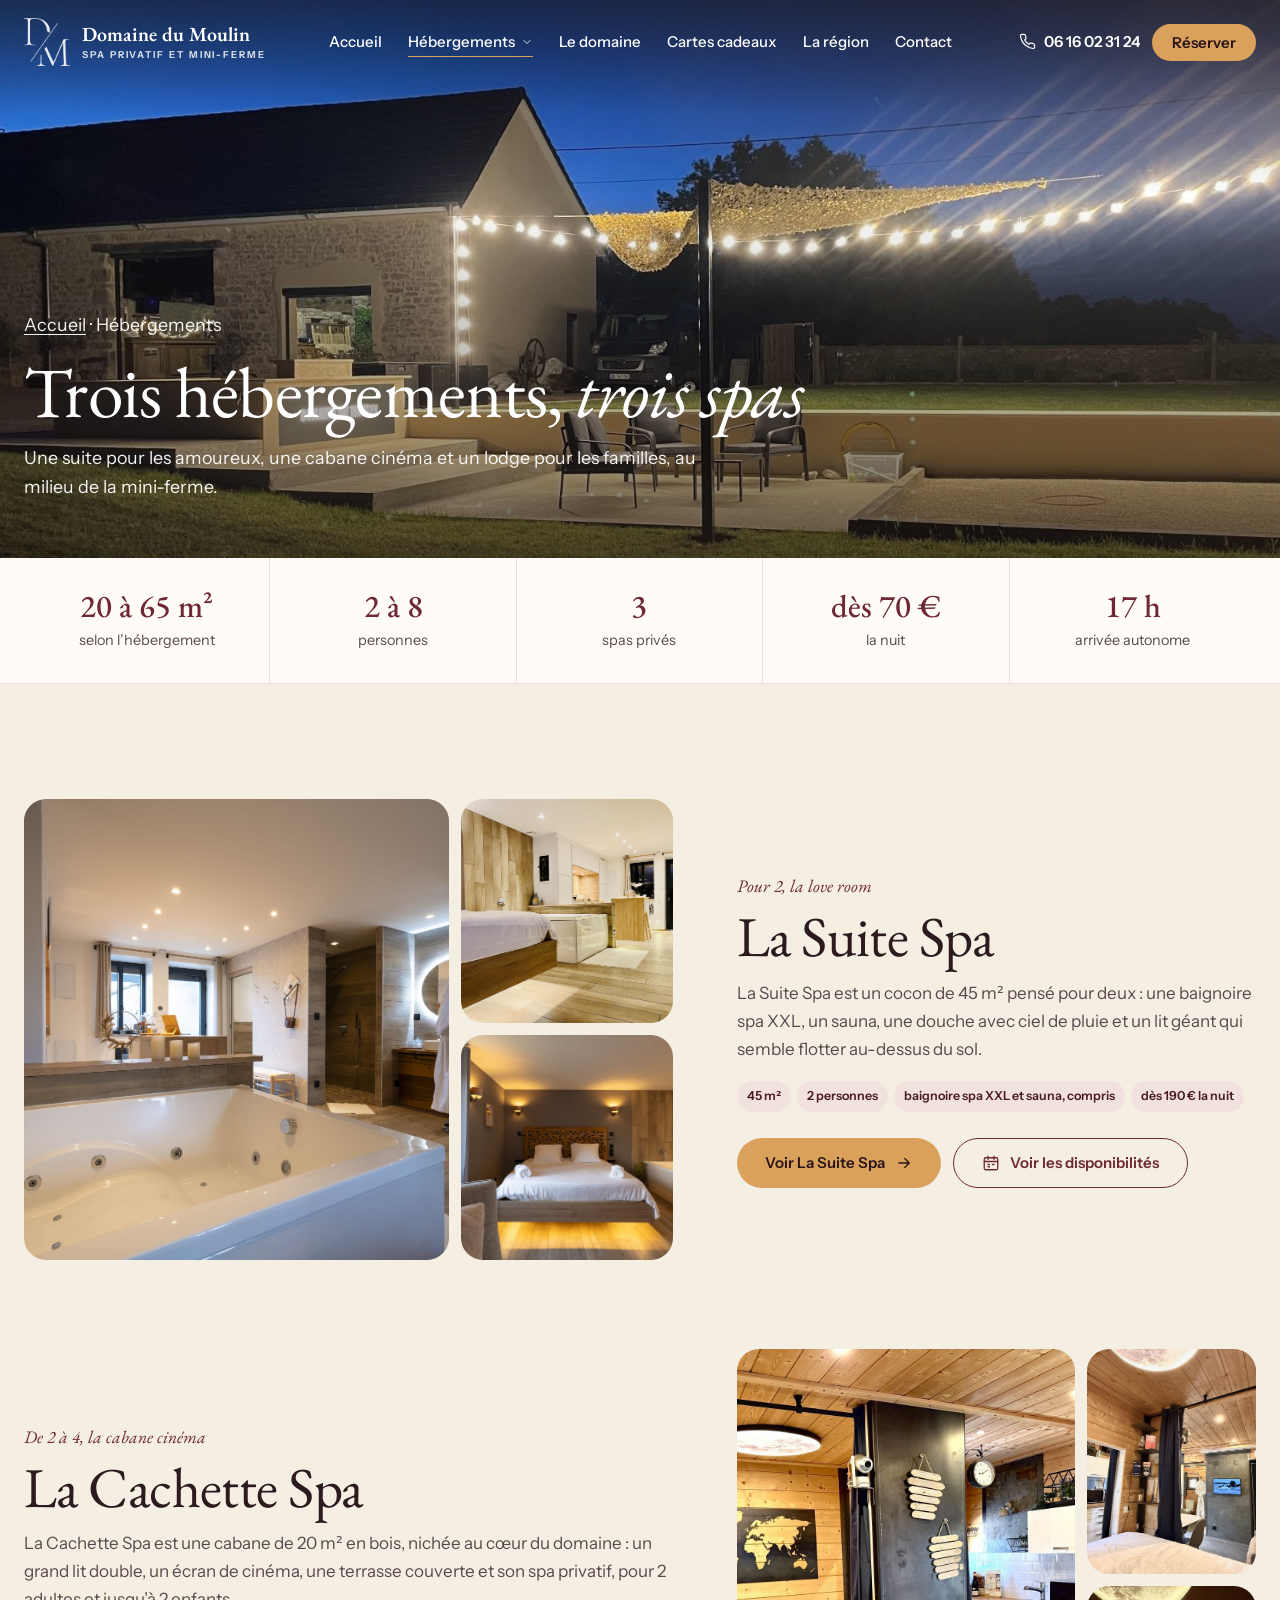
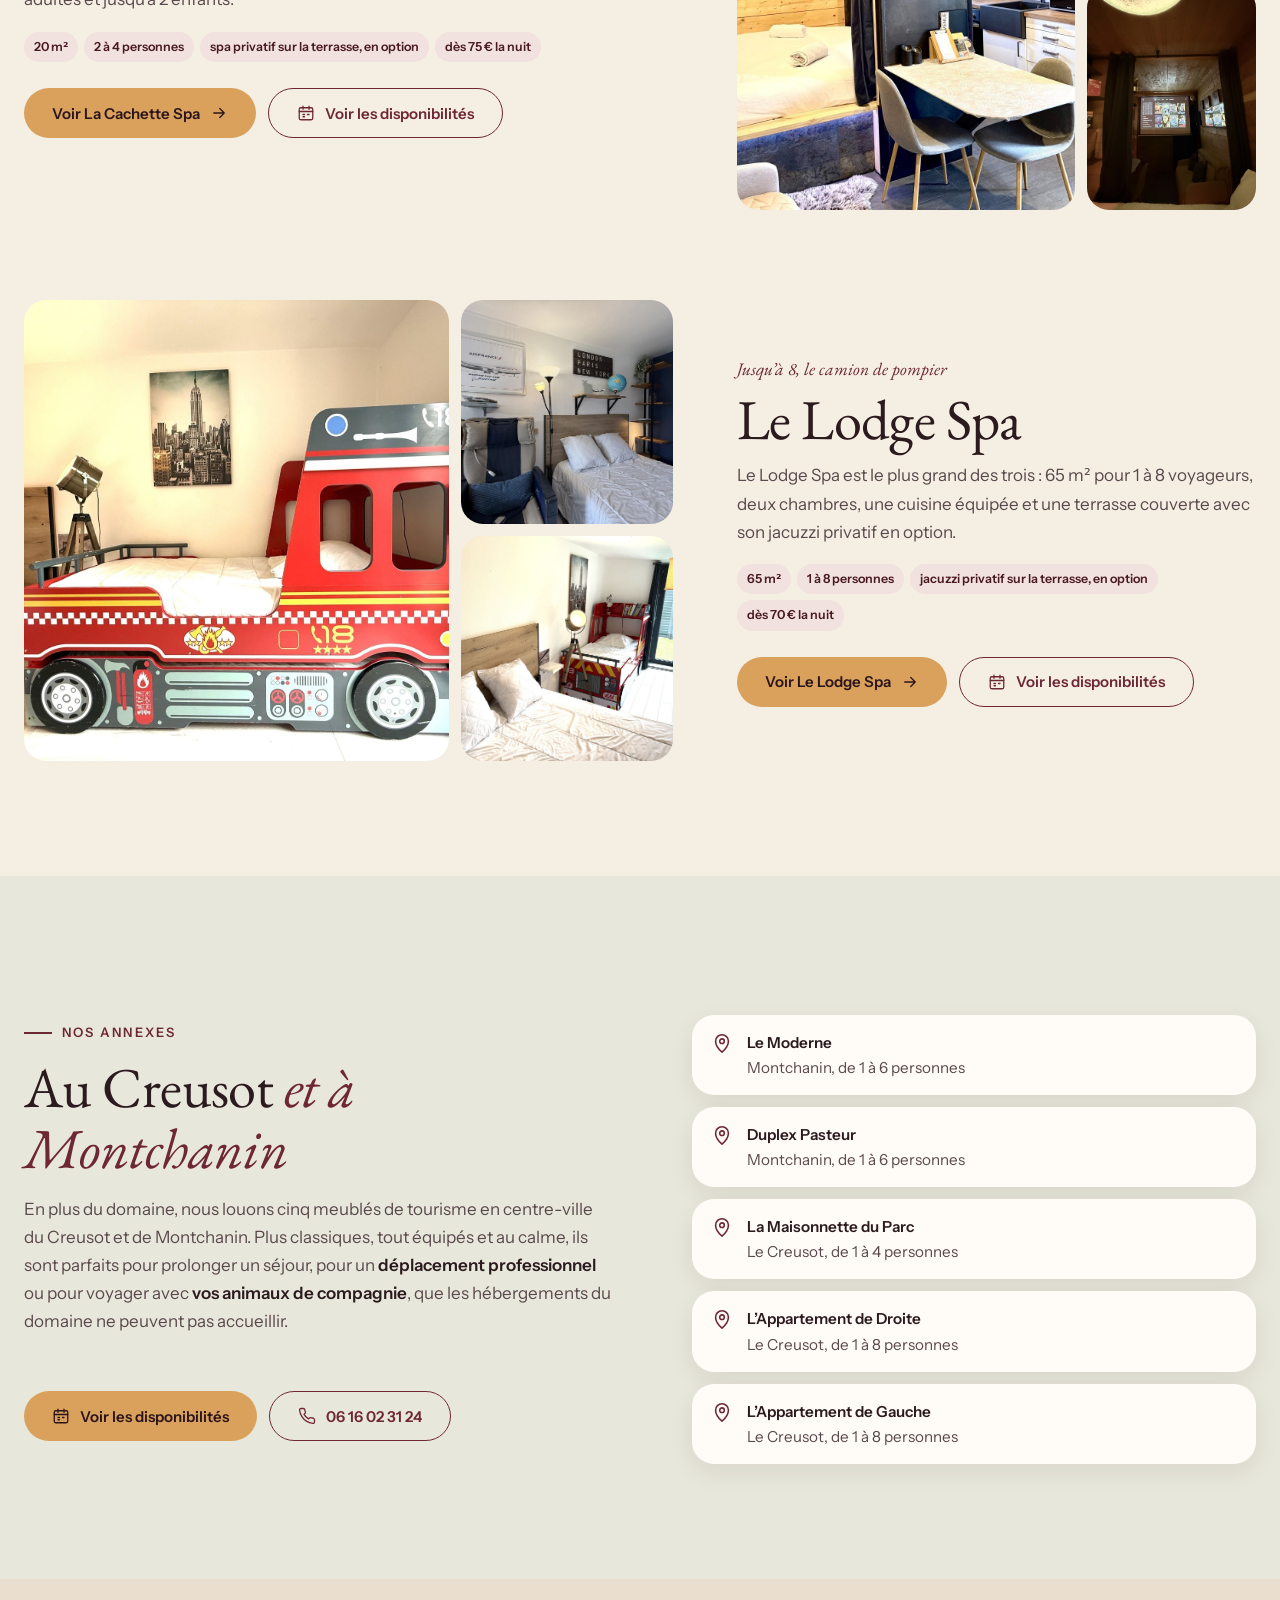
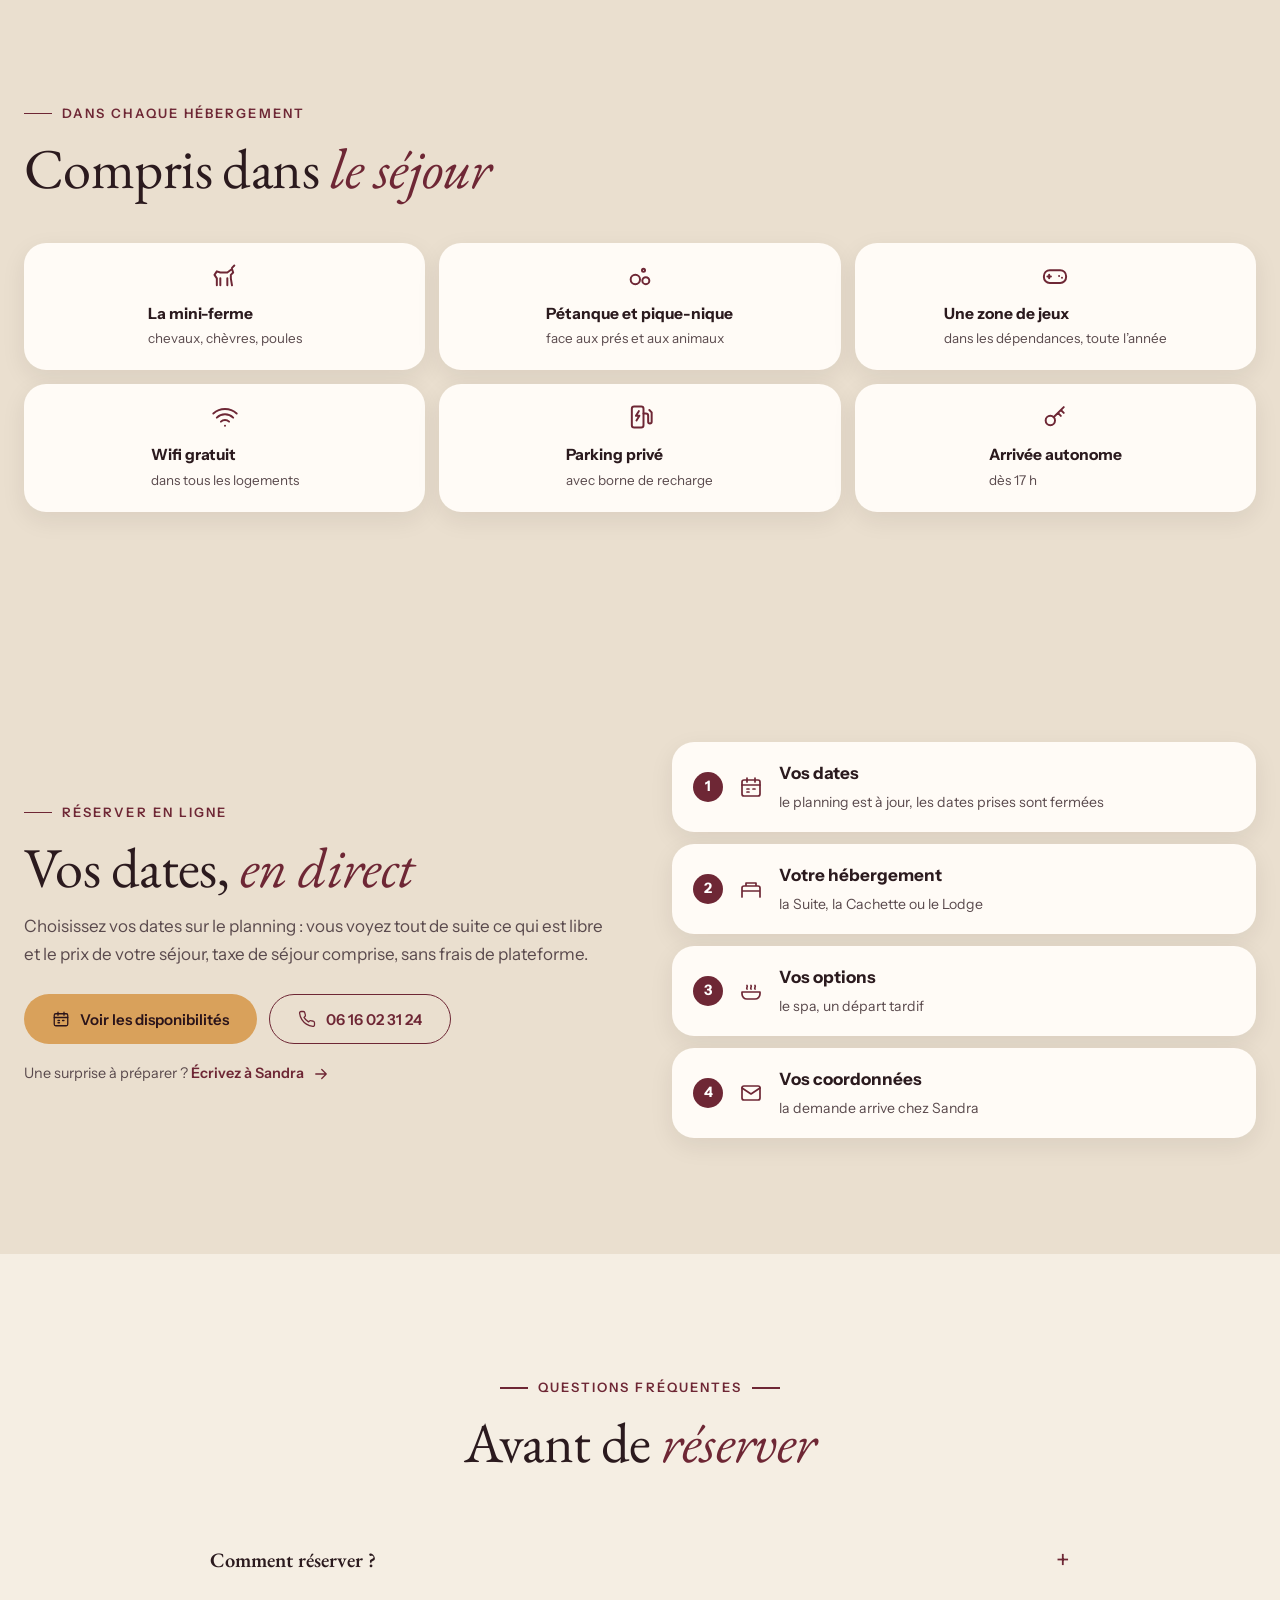
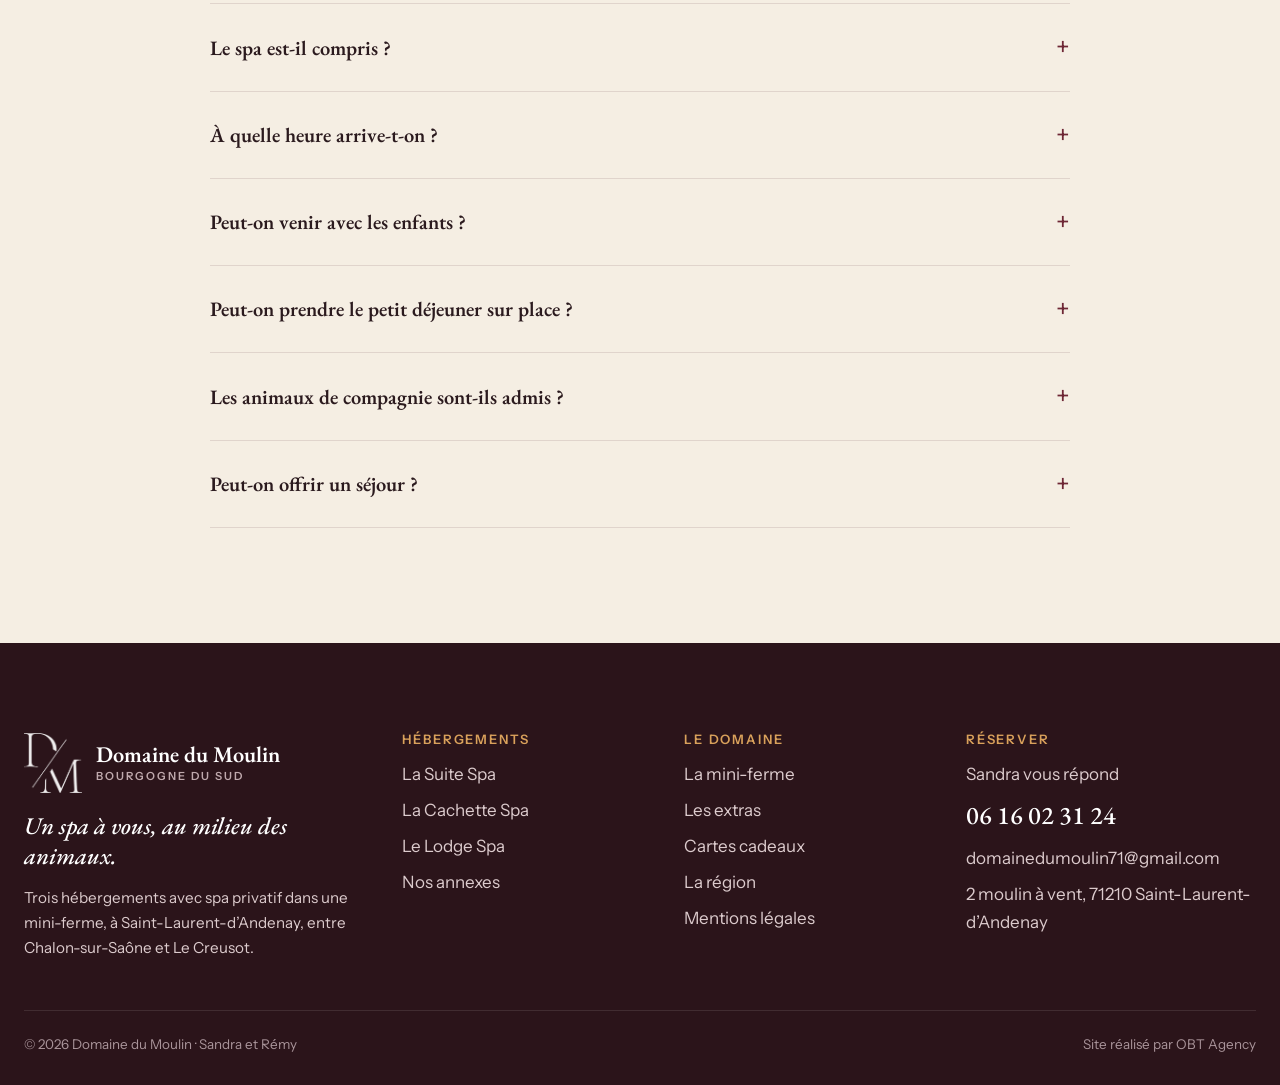
<file: hebergements.html>
<!doctype html>
<html lang="fr">
<head>
<meta charset="utf-8">
<meta name="viewport" content="width=device-width, initial-scale=1">
<meta name="robots" content="noindex, nofollow">
<title>Les hébergements · Domaine du Moulin</title>
<meta name="description" content="La Suite Spa, la Cachette Spa et le Lodge Spa : trois hébergements de 20 à 65 m² avec spa privatif, pour 2 à 8 personnes, au Domaine du Moulin en Saône-et-Loire.">
<link rel="icon" href="images/monogramme-sombre.png">
<link rel="preconnect" href="https://fonts.googleapis.com">
<link rel="preconnect" href="https://fonts.gstatic.com" crossorigin>
<link href="https://fonts.googleapis.com/css2?family=EB+Garamond:ital,wght@0,400;0,500;0,600;1,400;1,500;1,600&family=Instrument+Sans:wght@400;500;600&display=swap" rel="stylesheet">
<link rel="stylesheet" href="css/style.css">
</head>
<body data-page="hebergements">
<header class="entete">
  <div class="conteneur barre">
    <a class="logo" href="index.html" aria-label="Domaine du Moulin, accueil"><span class="monogramme"><img class="blanc" src="images/monogramme-blanc.png" alt="" width="483" height="500"><img class="sombre" src="images/monogramme-sombre.png" alt="" width="483" height="500"></span><span class="nom">Domaine du Moulin<small>Spa privatif et mini-ferme</small></span></a>
    <ul class="menu">
      <li><a href="index.html">Accueil</a></li>
      <li><a class="ouvrir actif" href="hebergements.html">Hébergements <svg viewBox="0 0 24 24" fill="none" stroke="currentColor" stroke-width="1.7" stroke-linecap="round" stroke-linejoin="round" aria-hidden="true"><path d="m6 9 6 6 6-6"/></svg></a>
        <div class="sous-menu"><a href="la-suite-spa.html"><img src="images/suite/spa.jpg" alt=""><span>La Suite Spa<small>45 m² · 2 personnes</small></span></a><a href="la-cachette-spa.html"><img src="images/cachette/interieur.jpg" alt=""><span>La Cachette Spa<small>20 m² · 2 à 4 personnes</small></span></a><a href="le-lodge-spa.html"><img src="images/lodge/camion.jpg" alt=""><span>Le Lodge Spa<small>65 m² · 1 à 8 personnes</small></span></a><a class="tous" href="hebergements.html">Comparer les hébergements</a></div></li>
      <li><a href="le-domaine.html">Le domaine</a></li>
      <li><a href="cartes-cadeaux.html">Cartes cadeaux</a></li>
      <li><a href="la-region.html">La région</a></li>
      <li><a href="contact.html">Contact</a></li>
    </ul>
    <div class="actions">
      <a class="tel-entete" href="tel:+33616023124"><svg viewBox="0 0 24 24" fill="none" stroke="currentColor" stroke-width="1.7" stroke-linecap="round" stroke-linejoin="round" aria-hidden="true"><path d="M22 16.9v3a2 2 0 0 1-2.2 2 19.8 19.8 0 0 1-8.6-3.1 19.5 19.5 0 0 1-6-6A19.8 19.8 0 0 1 2.1 4.2 2 2 0 0 1 4.1 2h3a2 2 0 0 1 2 1.7c.1 1 .4 1.9.7 2.8a2 2 0 0 1-.5 2.1L8 9.9a16 16 0 0 0 6 6l1.3-1.3a2 2 0 0 1 2.1-.4c.9.3 1.8.6 2.8.7a2 2 0 0 1 1.7 2z"/></svg><span>06 16 02 31 24</span></a>
      <a class="btn btn-plein" href="contact.html#reserver" data-obt-reserve>Réserver</a>
      <button class="burger" aria-label="Menu" aria-expanded="false"><span></span></button>
    </div>
  </div>
</header>
<main>
<section class="bandeau">
  <img src="images/domaine/terrasse-soir.jpg" alt="Le Domaine du Moulin au crépuscule">
  <div class="conteneur">
    <p class="fil"><a href="index.html">Accueil</a> · Hébergements</p>
    <h1>Trois hébergements, <em>trois spas</em></h1>
    <p>Une suite pour les amoureux, une cabane cinéma et un lodge pour les familles, au milieu de la mini-ferme.</p>
  </div>
</section>
<section class="chiffres">
  <div class="conteneur grille">
    <div class="item"><strong>20 à 65 m²</strong><span>selon l’hébergement</span></div>
    <div class="item"><strong>2 à 8</strong><span>personnes</span></div>
    <div class="item"><strong>3</strong><span>spas privés</span></div>
    <div class="item"><strong>dès 70 €</strong><span>la nuit</span></div>
    <div class="item"><strong>17 h</strong><span>arrivée autonome</span></div>
  </div>
</section>
<section class="section">
  <div class="conteneur">
    <div class="sommaire"><article class="ligne-gite" data-reveal>
  <div class="photos-gite">
    <img src="images/suite/spa.jpg" alt="La Suite Spa : La baignoire spa XXL au pied du lit" loading="lazy" decoding="async">
    <img src="images/suite/chambre.jpg" alt="La Suite Spa : La suite, côté spa" loading="lazy" decoding="async">
    <img src="images/suite/lit.jpg" alt="La Suite Spa : Le lit « en lévitation »" loading="lazy" decoding="async">
  </div>
  <div>
    <span class="numero">Pour 2, la love room</span>
    <h2>La Suite Spa</h2>
    <p>La Suite Spa est un cocon de 45 m² pensé pour deux : une baignoire spa XXL, un sauna, une douche avec ciel de pluie et un lit géant qui semble flotter au-dessus du sol.</p>
    <div class="pastilles"><span>45 m²</span><span>2 personnes</span><span>baignoire spa XXL et sauna, compris</span><span>dès 190 € la nuit</span></div>
    <div class="boutons"><a class="btn btn-plein" href="la-suite-spa.html">Voir La Suite Spa <svg viewBox="0 0 24 24" fill="none" stroke="currentColor" stroke-width="1.7" stroke-linecap="round" stroke-linejoin="round" aria-hidden="true"><path d="M5 12h14M13 6l6 6-6 6"/></svg></a><a class="btn btn-contour" href="contact.html#reserver" data-obt-reserve="la-suite-spa"><svg viewBox="0 0 24 24" fill="none" stroke="currentColor" stroke-width="1.7" stroke-linecap="round" stroke-linejoin="round" aria-hidden="true"><rect x="3" y="5" width="18" height="16" rx="2"/><path d="M3 10h18M8 3v4M16 3v4M8 14h2M14 14h2M8 17h2"/></svg> Voir les disponibilités</a></div>
  </div>
</article><article class="ligne-gite" data-reveal>
  <div class="photos-gite">
    <img src="images/cachette/interieur.jpg" alt="La Cachette Spa : La Cachette, côté lit et cuisine" loading="lazy" decoding="async">
    <img src="images/cachette/chambre.jpg" alt="La Cachette Spa : Le lit sous la lampe lune" loading="lazy" decoding="async">
    <img src="images/cachette/cinema.jpg" alt="La Cachette Spa : L’écran de cinéma" loading="lazy" decoding="async">
  </div>
  <div>
    <span class="numero">De 2 à 4, la cabane cinéma</span>
    <h2>La Cachette Spa</h2>
    <p>La Cachette Spa est une cabane de 20 m² en bois, nichée au cœur du domaine : un grand lit double, un écran de cinéma, une terrasse couverte et son spa privatif, pour 2 adultes et jusqu’à 2 enfants.</p>
    <div class="pastilles"><span>20 m²</span><span>2 à 4 personnes</span><span>spa privatif sur la terrasse, en option</span><span>dès 75 € la nuit</span></div>
    <div class="boutons"><a class="btn btn-plein" href="la-cachette-spa.html">Voir La Cachette Spa <svg viewBox="0 0 24 24" fill="none" stroke="currentColor" stroke-width="1.7" stroke-linecap="round" stroke-linejoin="round" aria-hidden="true"><path d="M5 12h14M13 6l6 6-6 6"/></svg></a><a class="btn btn-contour" href="contact.html#reserver" data-obt-reserve="la-cachette-spa"><svg viewBox="0 0 24 24" fill="none" stroke="currentColor" stroke-width="1.7" stroke-linecap="round" stroke-linejoin="round" aria-hidden="true"><rect x="3" y="5" width="18" height="16" rx="2"/><path d="M3 10h18M8 3v4M16 3v4M8 14h2M14 14h2M8 17h2"/></svg> Voir les disponibilités</a></div>
  </div>
</article><article class="ligne-gite" data-reveal>
  <div class="photos-gite">
    <img src="images/lodge/camion.jpg" alt="Le Lodge Spa : Le lit camion de pompier" loading="lazy" decoding="async">
    <img src="images/lodge/chambre-1.jpg" alt="Le Lodge Spa : La chambre 1" loading="lazy" decoding="async">
    <img src="images/lodge/chambre-2.jpg" alt="Le Lodge Spa : La chambre 2" loading="lazy" decoding="async">
  </div>
  <div>
    <span class="numero">Jusqu’à 8, le camion de pompier</span>
    <h2>Le Lodge Spa</h2>
    <p>Le Lodge Spa est le plus grand des trois : 65 m² pour 1 à 8 voyageurs, deux chambres, une cuisine équipée et une terrasse couverte avec son jacuzzi privatif en option.</p>
    <div class="pastilles"><span>65 m²</span><span>1 à 8 personnes</span><span>jacuzzi privatif sur la terrasse, en option</span><span>dès 70 € la nuit</span></div>
    <div class="boutons"><a class="btn btn-plein" href="le-lodge-spa.html">Voir Le Lodge Spa <svg viewBox="0 0 24 24" fill="none" stroke="currentColor" stroke-width="1.7" stroke-linecap="round" stroke-linejoin="round" aria-hidden="true"><path d="M5 12h14M13 6l6 6-6 6"/></svg></a><a class="btn btn-contour" href="contact.html#reserver" data-obt-reserve="le-lodge-spa"><svg viewBox="0 0 24 24" fill="none" stroke="currentColor" stroke-width="1.7" stroke-linecap="round" stroke-linejoin="round" aria-hidden="true"><rect x="3" y="5" width="18" height="16" rx="2"/><path d="M3 10h18M8 3v4M16 3v4M8 14h2M14 14h2M8 17h2"/></svg> Voir les disponibilités</a></div>
  </div>
</article></div>
  </div>
</section>
<section class="section sauge" id="annexes">
  <div class="conteneur duo">
    <div class="duo-texte" data-reveal>
      <span class="surtitre">Nos annexes</span>
      <h2>Au Creusot <em class="it">et à Montchanin</em></h2>
      <p>En plus du domaine, nous louons cinq meublés de tourisme en centre-ville du Creusot et de Montchanin. Plus classiques, tout équipés et au calme, ils sont parfaits pour prolonger un séjour, pour un <strong>déplacement professionnel</strong> ou pour voyager avec <strong>vos animaux de compagnie</strong>, que les hébergements du domaine ne peuvent pas accueillir.</p>
      <div class="boutons-gauche"><a class="btn btn-plein" href="contact.html#reserver" data-obt-reserve><svg viewBox="0 0 24 24" fill="none" stroke="currentColor" stroke-width="1.7" stroke-linecap="round" stroke-linejoin="round" aria-hidden="true"><rect x="3" y="5" width="18" height="16" rx="2"/><path d="M3 10h18M8 3v4M16 3v4M8 14h2M14 14h2M8 17h2"/></svg> Voir les disponibilités</a><a class="btn btn-contour" href="tel:+33616023124"><svg viewBox="0 0 24 24" fill="none" stroke="currentColor" stroke-width="1.7" stroke-linecap="round" stroke-linejoin="round" aria-hidden="true"><path d="M22 16.9v3a2 2 0 0 1-2.2 2 19.8 19.8 0 0 1-8.6-3.1 19.5 19.5 0 0 1-6-6A19.8 19.8 0 0 1 2.1 4.2 2 2 0 0 1 4.1 2h3a2 2 0 0 1 2 1.7c.1 1 .4 1.9.7 2.8a2 2 0 0 1-.5 2.1L8 9.9a16 16 0 0 0 6 6l1.3-1.3a2 2 0 0 1 2.1-.4c.9.3 1.8.6 2.8.7a2 2 0 0 1 1.7 2z"/></svg> 06 16 02 31 24</a></div>
    </div>
    <ul class="acces" data-reveal><li><svg viewBox="0 0 24 24" fill="none" stroke="currentColor" stroke-width="1.7" stroke-linecap="round" stroke-linejoin="round" aria-hidden="true"><path d="M12 22s7-6.1 7-12a7 7 0 0 0-14 0c0 5.9 7 12 7 12z"/><circle cx="12" cy="10" r="2.5"/></svg><span><strong>Le Moderne</strong>Montchanin, de 1 à 6 personnes</span></li><li><svg viewBox="0 0 24 24" fill="none" stroke="currentColor" stroke-width="1.7" stroke-linecap="round" stroke-linejoin="round" aria-hidden="true"><path d="M12 22s7-6.1 7-12a7 7 0 0 0-14 0c0 5.9 7 12 7 12z"/><circle cx="12" cy="10" r="2.5"/></svg><span><strong>Duplex Pasteur</strong>Montchanin, de 1 à 6 personnes</span></li><li><svg viewBox="0 0 24 24" fill="none" stroke="currentColor" stroke-width="1.7" stroke-linecap="round" stroke-linejoin="round" aria-hidden="true"><path d="M12 22s7-6.1 7-12a7 7 0 0 0-14 0c0 5.9 7 12 7 12z"/><circle cx="12" cy="10" r="2.5"/></svg><span><strong>La Maisonnette du Parc</strong>Le Creusot, de 1 à 4 personnes</span></li><li><svg viewBox="0 0 24 24" fill="none" stroke="currentColor" stroke-width="1.7" stroke-linecap="round" stroke-linejoin="round" aria-hidden="true"><path d="M12 22s7-6.1 7-12a7 7 0 0 0-14 0c0 5.9 7 12 7 12z"/><circle cx="12" cy="10" r="2.5"/></svg><span><strong>L’Appartement de Droite</strong>Le Creusot, de 1 à 8 personnes</span></li><li><svg viewBox="0 0 24 24" fill="none" stroke="currentColor" stroke-width="1.7" stroke-linecap="round" stroke-linejoin="round" aria-hidden="true"><path d="M12 22s7-6.1 7-12a7 7 0 0 0-14 0c0 5.9 7 12 7 12z"/><circle cx="12" cy="10" r="2.5"/></svg><span><strong>L’Appartement de Gauche</strong>Le Creusot, de 1 à 8 personnes</span></li></ul>
  </div>
</section>
<section class="section creme">
  <div class="conteneur">
    <div class="entete-section"><div><span class="surtitre">Dans chaque hébergement</span><h2>Compris dans <em class="it">le séjour</em></h2></div></div>
    <div class="compris"><div class="bloc" data-reveal><svg viewBox="0 0 24 24" fill="none" stroke="currentColor" stroke-width="1.7" stroke-linecap="round" stroke-linejoin="round" aria-hidden="true"><path d="M5 20v-6l-2-3 2-3 3 1h6l4-3 1 3-2 2v3l1 6M14 14v6M8 14v6M18 5l2-2"/></svg><div><strong>La mini-ferme</strong><small>chevaux, chèvres, poules</small></div></div><div class="bloc" data-reveal><svg viewBox="0 0 24 24" fill="none" stroke="currentColor" stroke-width="1.7" stroke-linecap="round" stroke-linejoin="round" aria-hidden="true"><circle cx="8" cy="15" r="4"/><circle cx="17" cy="16" r="3"/><circle cx="15" cy="7" r="1.3"/></svg><div><strong>Pétanque et pique-nique</strong><small>face aux prés et aux animaux</small></div></div><div class="bloc" data-reveal><svg viewBox="0 0 24 24" fill="none" stroke="currentColor" stroke-width="1.7" stroke-linecap="round" stroke-linejoin="round" aria-hidden="true"><rect x="2.5" y="7" width="19" height="11" rx="5"/><path d="M7 11v3M5.5 12.5h3M15.5 12h.01M18 13.5h.01"/></svg><div><strong>Une zone de jeux</strong><small>dans les dépendances, toute l’année</small></div></div><div class="bloc" data-reveal><svg viewBox="0 0 24 24" fill="none" stroke="currentColor" stroke-width="1.7" stroke-linecap="round" stroke-linejoin="round" aria-hidden="true"><path d="M5 12.5a10 10 0 0 1 14 0M8.5 16a5 5 0 0 1 7 0M2 9a15 15 0 0 1 20 0M12 19.5h.01"/></svg><div><strong>Wifi gratuit</strong><small>dans tous les logements</small></div></div><div class="bloc" data-reveal><svg viewBox="0 0 24 24" fill="none" stroke="currentColor" stroke-width="1.7" stroke-linecap="round" stroke-linejoin="round" aria-hidden="true"><rect x="5" y="3" width="10" height="18" rx="2"/><path d="m11 7-2.5 4h3L9 15M15 9h2a2 2 0 0 1 2 2v5a1.5 1.5 0 0 0 3 0V8l-2-2"/></svg><div><strong>Parking privé</strong><small>avec borne de recharge</small></div></div><div class="bloc" data-reveal><svg viewBox="0 0 24 24" fill="none" stroke="currentColor" stroke-width="1.7" stroke-linecap="round" stroke-linejoin="round" aria-hidden="true"><circle cx="8" cy="15" r="4"/><path d="m10.8 12.2 8.7-8.7M17 6l2.5 2.5M14.5 8.5 17 11"/></svg><div><strong>Arrivée autonome</strong><small>dès 17 h</small></div></div></div>
  </div>
</section>
<section class="section creme" id="reservation">
  <div class="conteneur bloc-resa">
    <div data-reveal>
      <span class="surtitre">Réserver en ligne</span>
      <h2>Vos dates, <em class="it">en direct</em></h2>
      <p class="intro-contact">Choisissez vos dates sur le planning : vous voyez tout de suite ce qui est libre et le prix de votre séjour, taxe de séjour comprise, sans frais de plateforme.</p>
      <div class="boutons"><a class="btn btn-plein" href="contact.html#reserver" data-obt-reserve><svg viewBox="0 0 24 24" fill="none" stroke="currentColor" stroke-width="1.7" stroke-linecap="round" stroke-linejoin="round" aria-hidden="true"><rect x="3" y="5" width="18" height="16" rx="2"/><path d="M3 10h18M8 3v4M16 3v4M8 14h2M14 14h2M8 17h2"/></svg> Voir les disponibilités</a><a class="btn btn-contour" href="tel:+33616023124"><svg viewBox="0 0 24 24" fill="none" stroke="currentColor" stroke-width="1.7" stroke-linecap="round" stroke-linejoin="round" aria-hidden="true"><path d="M22 16.9v3a2 2 0 0 1-2.2 2 19.8 19.8 0 0 1-8.6-3.1 19.5 19.5 0 0 1-6-6A19.8 19.8 0 0 1 2.1 4.2 2 2 0 0 1 4.1 2h3a2 2 0 0 1 2 1.7c.1 1 .4 1.9.7 2.8a2 2 0 0 1-.5 2.1L8 9.9a16 16 0 0 0 6 6l1.3-1.3a2 2 0 0 1 2.1-.4c.9.3 1.8.6 2.8.7a2 2 0 0 1 1.7 2z"/></svg> 06 16 02 31 24</a></div>
      <p class="petit">Une surprise à préparer ? <a class="lien-fleche" href="contact.html">Écrivez à Sandra <svg viewBox="0 0 24 24" fill="none" stroke="currentColor" stroke-width="1.7" stroke-linecap="round" stroke-linejoin="round" aria-hidden="true"><path d="M5 12h14M13 6l6 6-6 6"/></svg></a></p>
    </div>
    <ol class="etapes-resa" data-reveal><li><span class="num">1</span><svg viewBox="0 0 24 24" fill="none" stroke="currentColor" stroke-width="1.7" stroke-linecap="round" stroke-linejoin="round" aria-hidden="true"><rect x="3" y="5" width="18" height="16" rx="2"/><path d="M3 10h18M8 3v4M16 3v4M8 14h2M14 14h2M8 17h2"/></svg><div><strong>Vos dates</strong><small>le planning est à jour, les dates prises sont fermées</small></div></li><li><span class="num">2</span><svg viewBox="0 0 24 24" fill="none" stroke="currentColor" stroke-width="1.7" stroke-linecap="round" stroke-linejoin="round" aria-hidden="true"><path d="M3 18v-7a2 2 0 0 1 2-2h14a2 2 0 0 1 2 2v7M3 14h18M3 18v2M21 18v2M7 9V6h10v3"/></svg><div><strong>Votre hébergement</strong><small>la Suite, la Cachette ou le Lodge</small></div></li><li><span class="num">3</span><svg viewBox="0 0 24 24" fill="none" stroke="currentColor" stroke-width="1.7" stroke-linecap="round" stroke-linejoin="round" aria-hidden="true"><path d="M3 13h18v2a5 5 0 0 1-5 5H8a5 5 0 0 1-5-5z"/><path d="M8 10c-1-1.2 1-2.3 0-3.5M12 10c-1-1.2 1-2.3 0-3.5M16 10c-1-1.2 1-2.3 0-3.5"/></svg><div><strong>Vos options</strong><small>le spa, un départ tardif</small></div></li><li><span class="num">4</span><svg viewBox="0 0 24 24" fill="none" stroke="currentColor" stroke-width="1.7" stroke-linecap="round" stroke-linejoin="round" aria-hidden="true"><rect x="3" y="5" width="18" height="14" rx="2"/><path d="m3 7 9 6 9-6"/></svg><div><strong>Vos coordonnées</strong><small>la demande arrive chez Sandra</small></div></li></ol>
  </div>
</section>
<section class="section" id="questions">
  <div class="conteneur">
    <div class="entete-section centre"><div><span class="surtitre">Questions fréquentes</span><h2>Avant de <em class="it">réserver</em></h2></div></div>
    <div class="faq"><details><summary>Comment réserver ?</summary><p>En ligne, avec le bouton « Réserver » : vous choisissez vos dates sur le planning, votre hébergement et vos options (spa, départ tardif). Le prix du séjour s’affiche aussitôt, taxe de séjour comprise. Vous pouvez aussi appeler Sandra au 06 16 02 31 24.</p></details><details><summary>Le spa est-il compris ?</summary><p>Dans la Suite Spa, oui : la baignoire spa XXL et le sauna sont dans la suite. À la Cachette et au Lodge, le spa de la terrasse est en option, 50 € la nuit, chauffé entre 35 et 40 °C toute l’année : réservez-le à l’avance pour qu’il soit prêt à votre arrivée.</p></details><details><summary>À quelle heure arrive-t-on ?</summary><p>L’arrivée est autonome à partir de 17 h : la procédure pour récupérer les clés vous est envoyée le jour de votre arrivée. Le départ se fait à 11 h (10 h au Lodge). Un départ tardif jusqu’à 14 h est possible pour 50 €.</p></details><details><summary>Peut-on venir avec les enfants ?</summary><p>Oui, à la Cachette (2 adultes et 2 enfants) et au Lodge (jusqu’à 8, avec un lit camion de pompier et un lit bébé). La Suite Spa est réservée aux couples. Les enfants adorent la mini-ferme et la zone de jeux des dépendances.</p></details><details><summary>Peut-on prendre le petit déjeuner sur place ?</summary><p>Oui, sur demande et en supplément : il est servi directement dans votre logement. Des formules dîner, des massages et des décorations sur mesure (pétales de roses, champagne, ballons) sont aussi proposés.</p></details><details><summary>Les animaux de compagnie sont-ils admis ?</summary><p>Pas dans les hébergements du domaine, qui sont aussi non-fumeurs. Nos annexes du Creusot et de Montchanin, elles, accueillent les animaux : appelez-nous pour en parler.</p></details><details><summary>Peut-on offrir un séjour ?</summary><p>Oui : la carte cadeau numérique est envoyée gratuitement par e-mail, la carte artisanale par courrier pour 5 €. Le coffret cadeau comprend le logement et les options choisies, avec ou sans dates ; le chèque cadeau a le montant de votre choix.</p></details></div>
  </div>
</section>
</main>
<footer class="pied">
  <div class="conteneur">
    <div class="grille">
      <div>
        <a class="logo-pied" href="index.html"><img src="images/monogramme-blanc.png" alt="" width="483" height="500"><span>Domaine du Moulin<small>Bourgogne du Sud</small></span></a>
        <p class="accroche">Un spa à vous, au milieu des animaux.</p>
        <p>Trois hébergements avec spa privatif dans une mini-ferme, à Saint-Laurent-d’Andenay, entre Chalon-sur-Saône et Le Creusot.</p>
      </div>
      <div><h4>Hébergements</h4><ul><li><a href="la-suite-spa.html">La Suite Spa</a></li><li><a href="la-cachette-spa.html">La Cachette Spa</a></li><li><a href="le-lodge-spa.html">Le Lodge Spa</a></li><li><a href="hebergements.html#annexes">Nos annexes</a></li></ul></div>
      <div><h4>Le domaine</h4><ul><li><a href="le-domaine.html">La mini-ferme</a></li><li><a href="le-domaine.html#extras">Les extras</a></li><li><a href="cartes-cadeaux.html">Cartes cadeaux</a></li><li><a href="la-region.html">La région</a></li><li><a href="mentions-legales.html">Mentions légales</a></li></ul></div>
      <div><h4>Réserver</h4><ul><li>Sandra vous répond<a class="tel-pied" href="tel:+33616023124">06 16 02 31 24</a></li><li><a href="mailto:domainedumoulin71@gmail.com">domainedumoulin71@gmail.com</a></li><li>2 moulin à vent, 71210 Saint-Laurent-d’Andenay</li></ul></div>
    </div>
    <div class="bas"><span>© 2026 Domaine du Moulin · Sandra et Rémy</span><span>Site réalisé par OBT Agency</span></div>
  </div>
</footer>
<nav class="barre-mobile" aria-label="Contact rapide">
  <a class="appeler" href="tel:+33616023124"><svg viewBox="0 0 24 24" fill="none" stroke="currentColor" stroke-width="1.7" stroke-linecap="round" stroke-linejoin="round" aria-hidden="true"><path d="M22 16.9v3a2 2 0 0 1-2.2 2 19.8 19.8 0 0 1-8.6-3.1 19.5 19.5 0 0 1-6-6A19.8 19.8 0 0 1 2.1 4.2 2 2 0 0 1 4.1 2h3a2 2 0 0 1 2 1.7c.1 1 .4 1.9.7 2.8a2 2 0 0 1-.5 2.1L8 9.9a16 16 0 0 0 6 6l1.3-1.3a2 2 0 0 1 2.1-.4c.9.3 1.8.6 2.8.7a2 2 0 0 1 1.7 2z"/></svg> Appeler</a>
  <a href="contact.html#reserver" data-obt-reserve><svg viewBox="0 0 24 24" fill="none" stroke="currentColor" stroke-width="1.7" stroke-linecap="round" stroke-linejoin="round" aria-hidden="true"><rect x="3" y="5" width="18" height="16" rx="2"/><path d="M3 10h18M8 3v4M16 3v4M8 14h2M14 14h2M8 17h2"/></svg> Réserver</a>
</nav>
<script src="js/site.js"></script>
<div data-obt-booking data-obt-key="demo-domaine-du-moulin" data-obt-api="https://demo-domaine-du-moulin.obt.invalid" data-obt-form-key="demo" data-obt-form-endpoint="https://demo-domaine-du-moulin.obt.invalid/envoi" data-obt-subject="Demande de réservation au Domaine du Moulin"></div>
<script src="js/obt-demo.js"></script>
<script src="https://obt-gestion.com/blocks/obt-booking.js" defer></script>
</body>
</html>
</file>
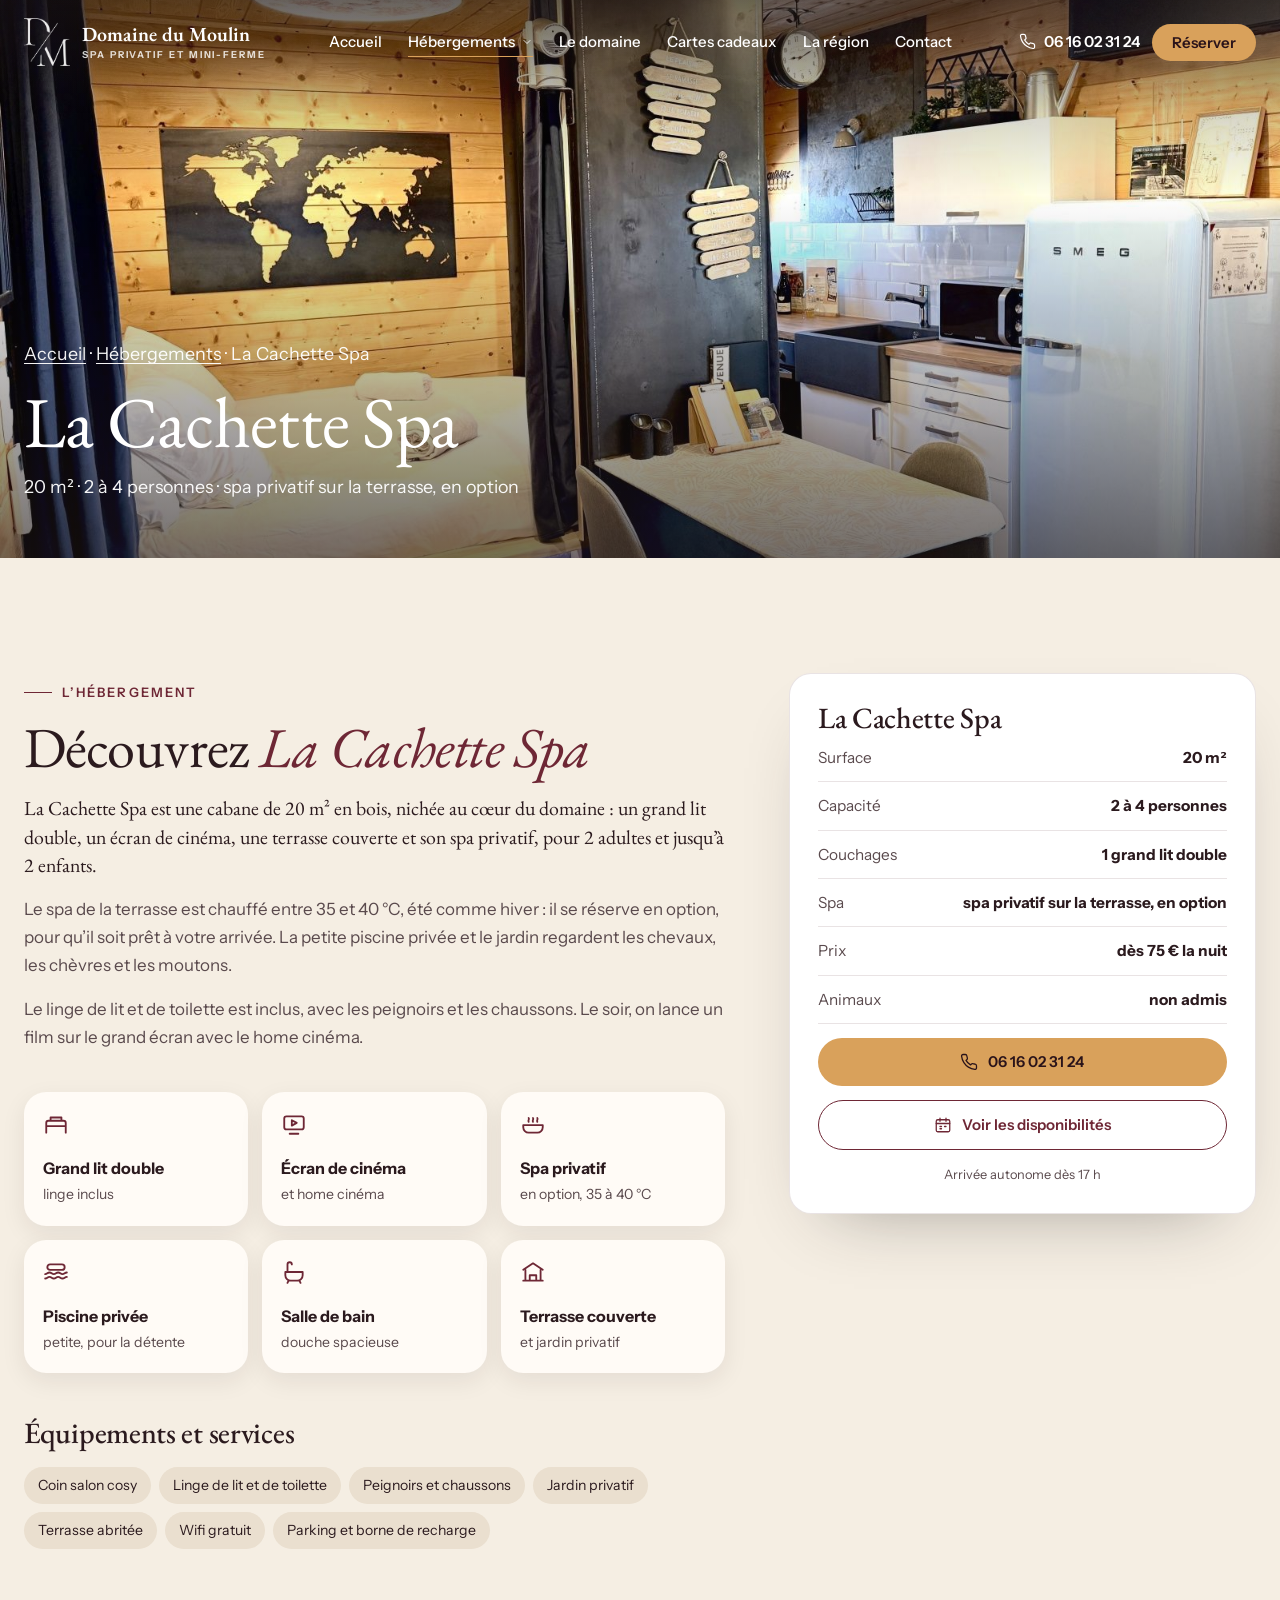
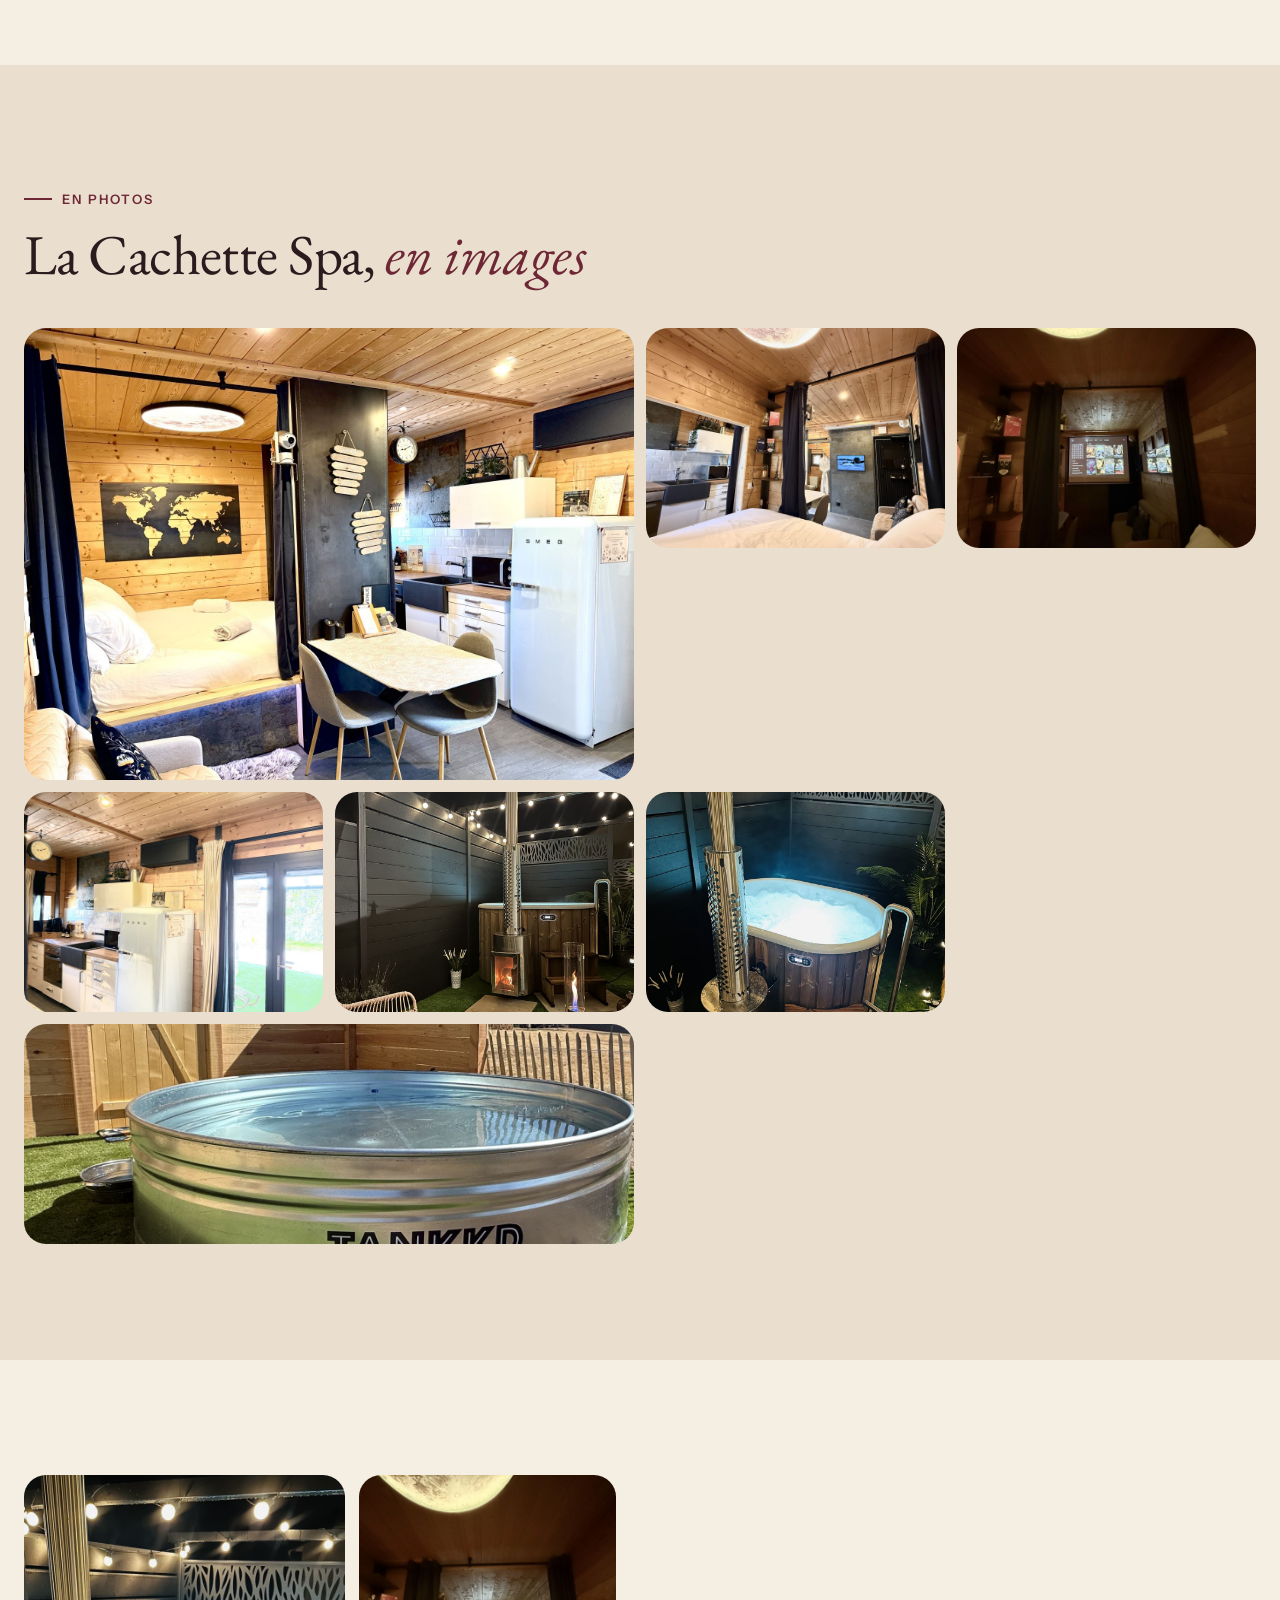
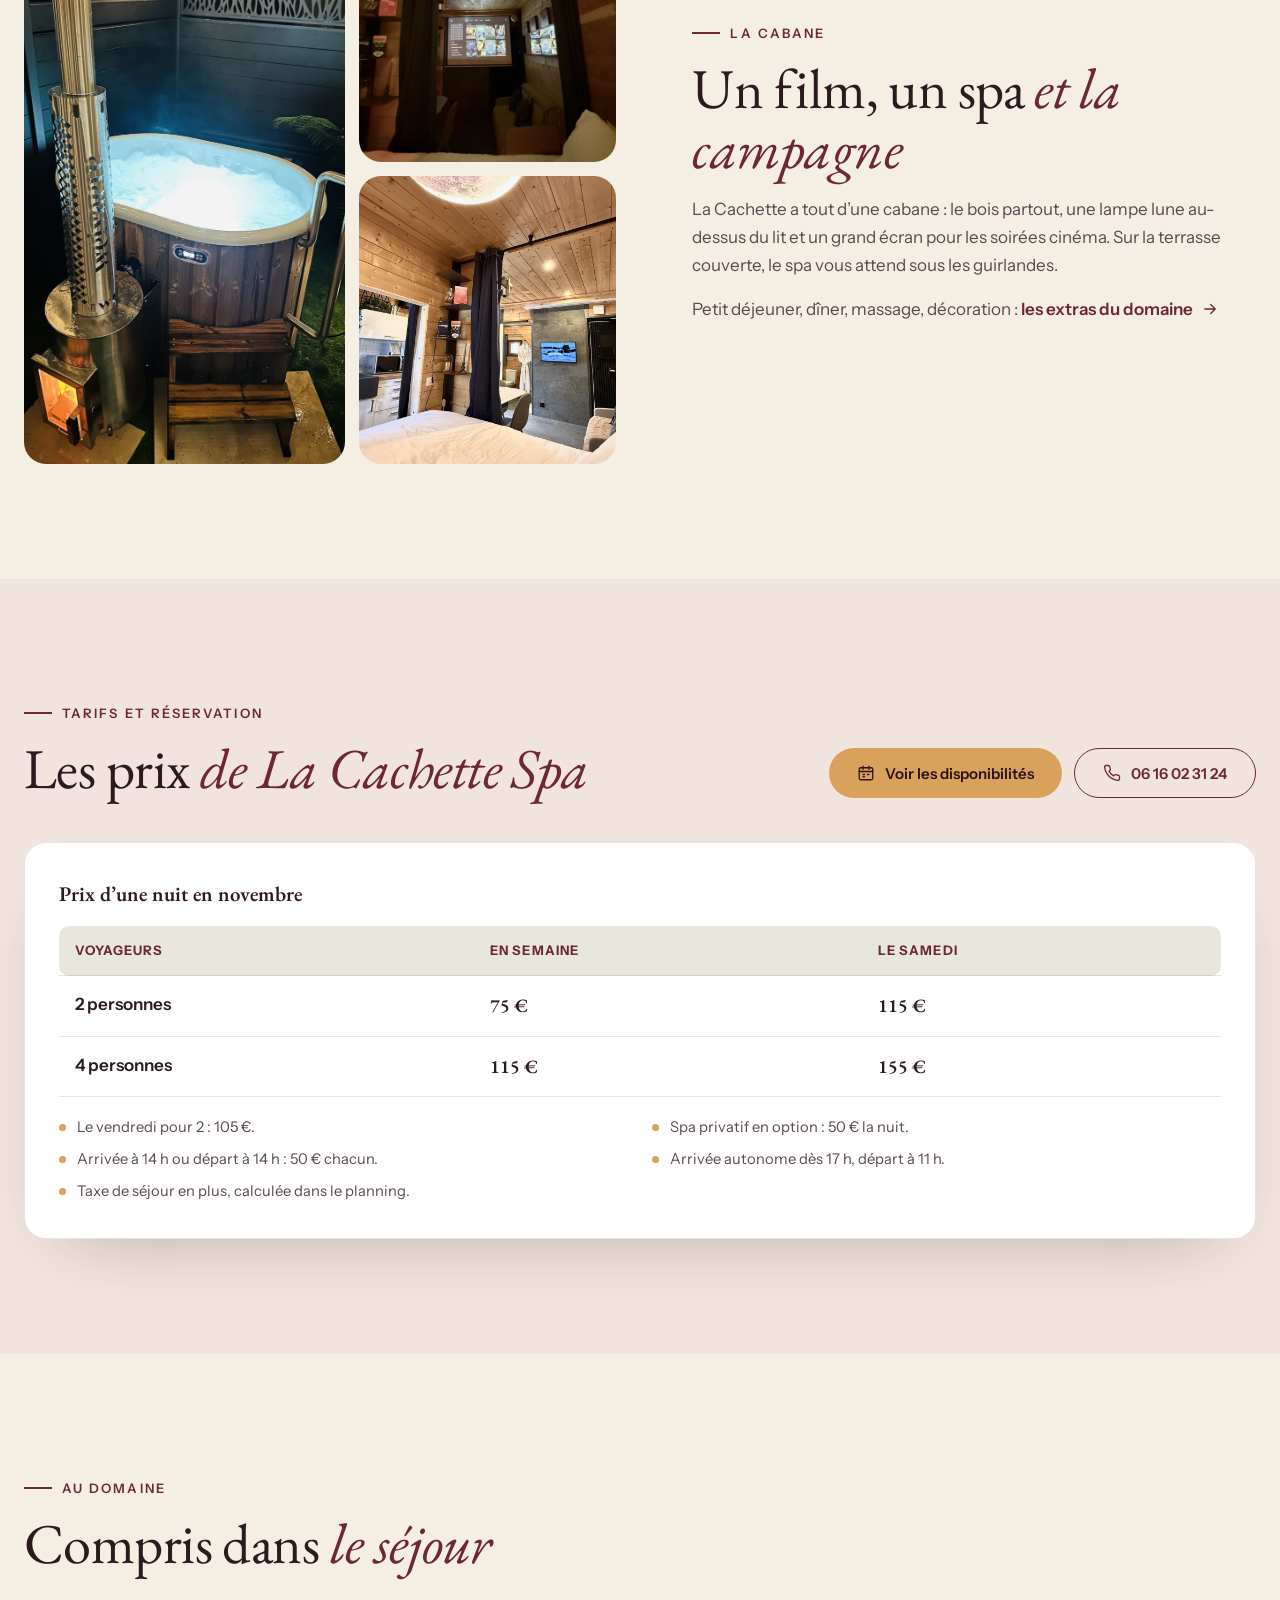
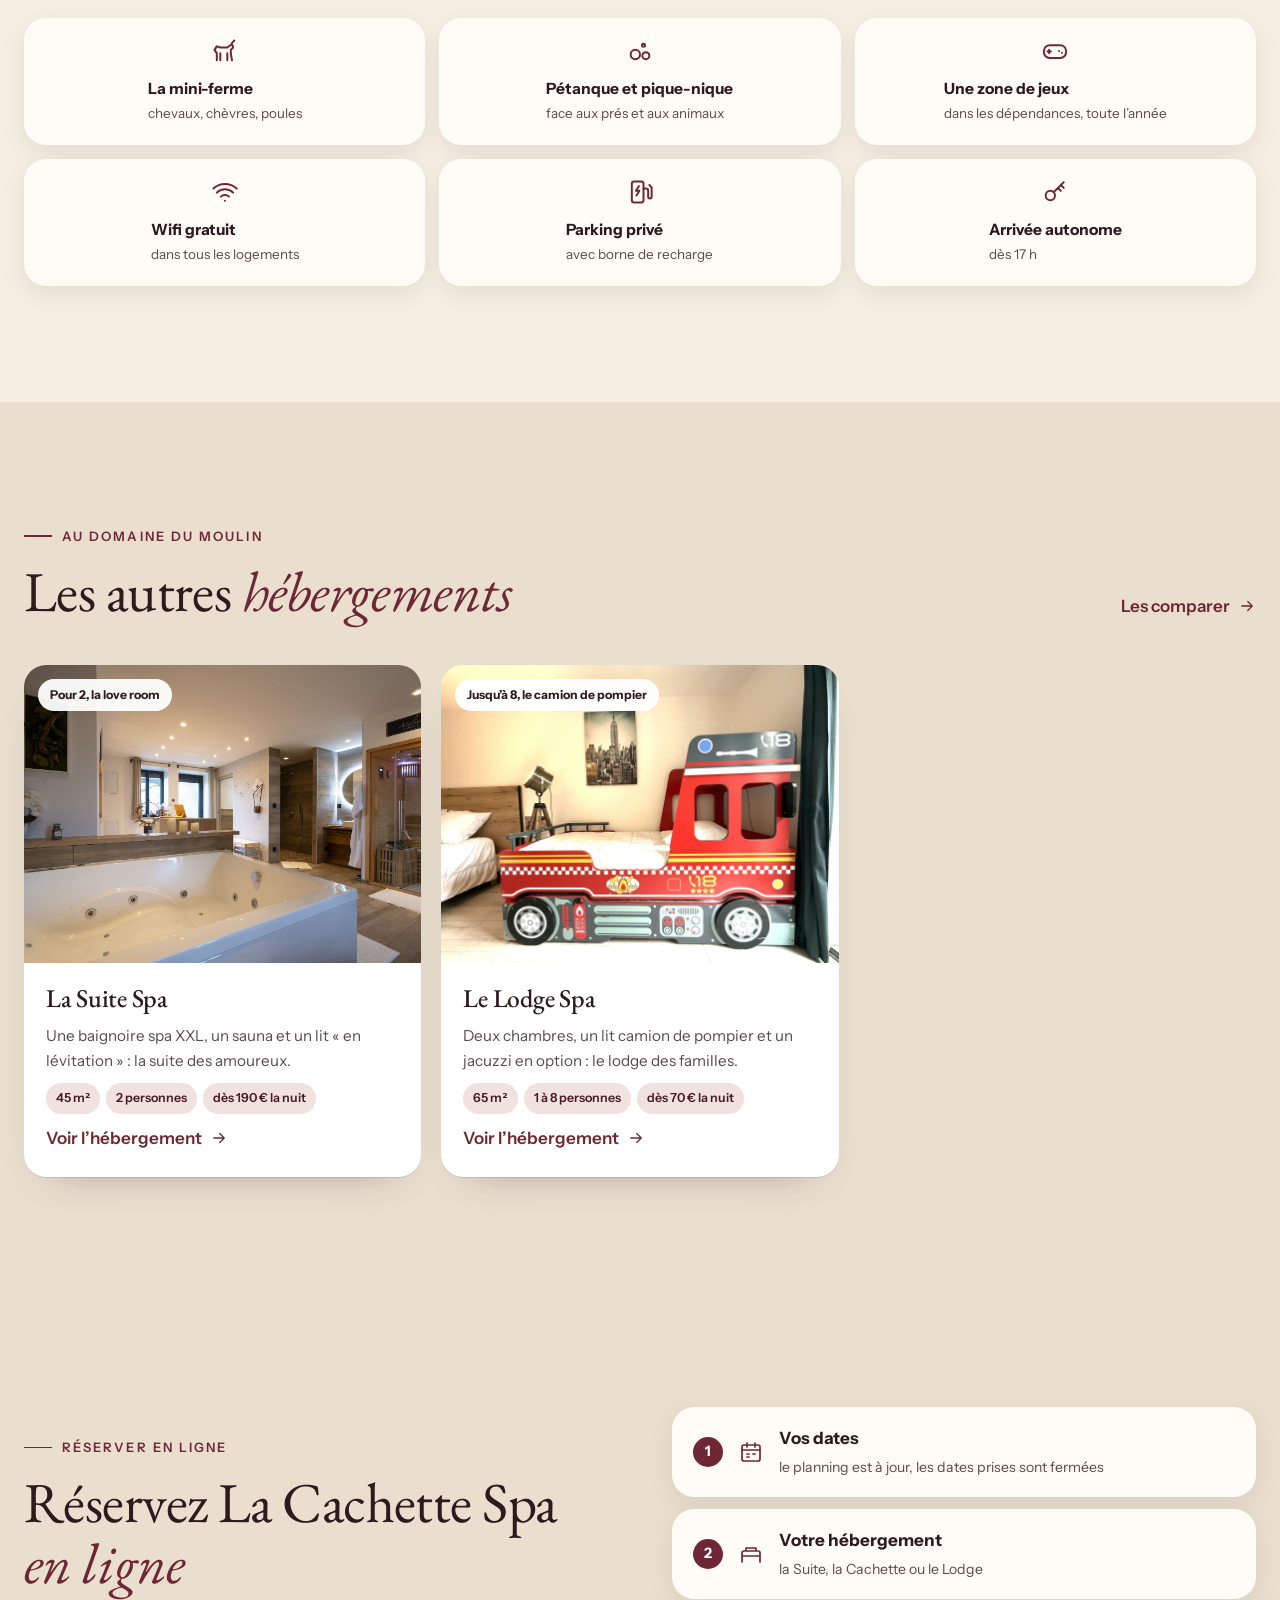
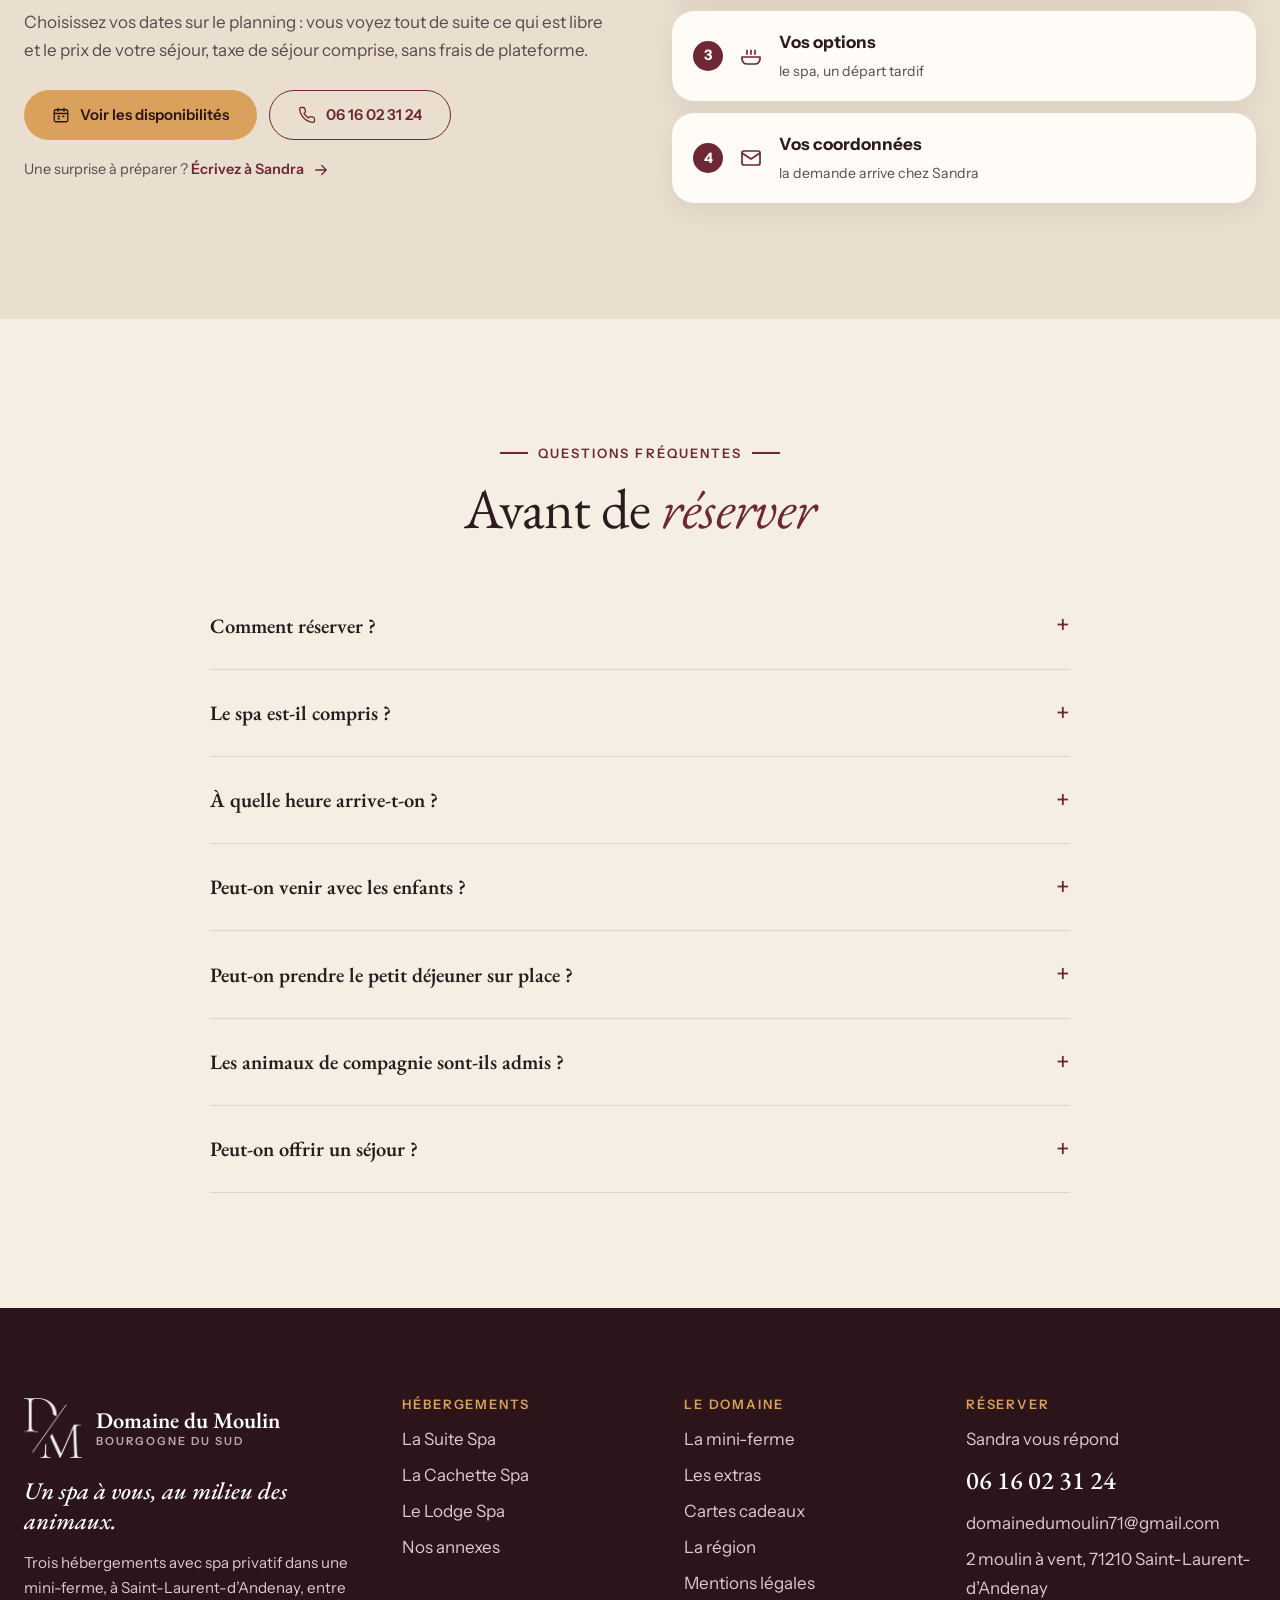
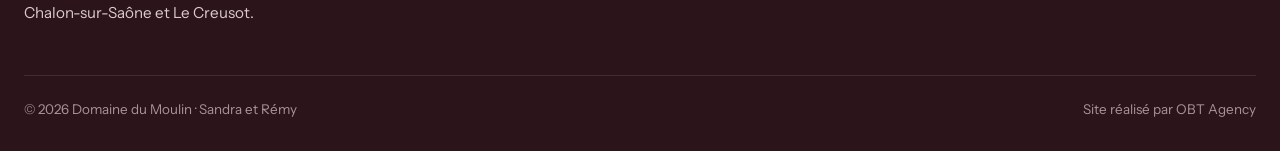
<file: la-cachette-spa.html>
<!doctype html>
<html lang="fr">
<head>
<meta charset="utf-8">
<meta name="viewport" content="width=device-width, initial-scale=1">
<meta name="robots" content="noindex, nofollow">
<title>La Cachette Spa · Domaine du Moulin, Saône-et-Loire</title>
<meta name="description" content="La Cachette Spa : 20 m² pour 2 à 4 personnes, spa privatif sur la terrasse, en option, au Domaine du Moulin à Saint-Laurent-d’Andenay.">
<link rel="icon" href="images/monogramme-sombre.png">
<link rel="preconnect" href="https://fonts.googleapis.com">
<link rel="preconnect" href="https://fonts.gstatic.com" crossorigin>
<link href="https://fonts.googleapis.com/css2?family=EB+Garamond:ital,wght@0,400;0,500;0,600;1,400;1,500;1,600&family=Instrument+Sans:wght@400;500;600&display=swap" rel="stylesheet">
<link rel="stylesheet" href="css/style.css">
</head>
<body data-page="la-cachette-spa">
<header class="entete">
  <div class="conteneur barre">
    <a class="logo" href="index.html" aria-label="Domaine du Moulin, accueil"><span class="monogramme"><img class="blanc" src="images/monogramme-blanc.png" alt="" width="483" height="500"><img class="sombre" src="images/monogramme-sombre.png" alt="" width="483" height="500"></span><span class="nom">Domaine du Moulin<small>Spa privatif et mini-ferme</small></span></a>
    <ul class="menu">
      <li><a href="index.html">Accueil</a></li>
      <li><a class="ouvrir actif" href="hebergements.html">Hébergements <svg viewBox="0 0 24 24" fill="none" stroke="currentColor" stroke-width="1.7" stroke-linecap="round" stroke-linejoin="round" aria-hidden="true"><path d="m6 9 6 6 6-6"/></svg></a>
        <div class="sous-menu"><a href="la-suite-spa.html"><img src="images/suite/spa.jpg" alt=""><span>La Suite Spa<small>45 m² · 2 personnes</small></span></a><a href="la-cachette-spa.html"><img src="images/cachette/interieur.jpg" alt=""><span>La Cachette Spa<small>20 m² · 2 à 4 personnes</small></span></a><a href="le-lodge-spa.html"><img src="images/lodge/camion.jpg" alt=""><span>Le Lodge Spa<small>65 m² · 1 à 8 personnes</small></span></a><a class="tous" href="hebergements.html">Comparer les hébergements</a></div></li>
      <li><a href="le-domaine.html">Le domaine</a></li>
      <li><a href="cartes-cadeaux.html">Cartes cadeaux</a></li>
      <li><a href="la-region.html">La région</a></li>
      <li><a href="contact.html">Contact</a></li>
    </ul>
    <div class="actions">
      <a class="tel-entete" href="tel:+33616023124"><svg viewBox="0 0 24 24" fill="none" stroke="currentColor" stroke-width="1.7" stroke-linecap="round" stroke-linejoin="round" aria-hidden="true"><path d="M22 16.9v3a2 2 0 0 1-2.2 2 19.8 19.8 0 0 1-8.6-3.1 19.5 19.5 0 0 1-6-6A19.8 19.8 0 0 1 2.1 4.2 2 2 0 0 1 4.1 2h3a2 2 0 0 1 2 1.7c.1 1 .4 1.9.7 2.8a2 2 0 0 1-.5 2.1L8 9.9a16 16 0 0 0 6 6l1.3-1.3a2 2 0 0 1 2.1-.4c.9.3 1.8.6 2.8.7a2 2 0 0 1 1.7 2z"/></svg><span>06 16 02 31 24</span></a>
      <a class="btn btn-plein" href="contact.html#reserver" data-obt-reserve>Réserver</a>
      <button class="burger" aria-label="Menu" aria-expanded="false"><span></span></button>
    </div>
  </div>
</header>
<main>
<section class="bandeau">
  <img src="images/cachette/interieur.jpg" alt="La Cachette Spa">
  <div class="conteneur">
    <p class="fil"><a href="index.html">Accueil</a> · <a href="hebergements.html">Hébergements</a> · La Cachette Spa</p>
    <h1>La Cachette Spa</h1>
    <p>20 m² · 2 à 4 personnes · spa privatif sur la terrasse, en option</p>
  </div>
</section>

<section class="section">
  <div class="conteneur fiche">
    <div class="intro" data-reveal>
      <span class="surtitre">L’hébergement</span>
      <h2>Découvrez <em class="it">La Cachette Spa</em></h2>
      <p class="chapo">La Cachette Spa est une cabane de 20 m² en bois, nichée au cœur du domaine : un grand lit double, un écran de cinéma, une terrasse couverte et son spa privatif, pour 2 adultes et jusqu’à 2 enfants.</p>
      <p>Le spa de la terrasse est chauffé entre 35 et 40 °C, été comme hiver : il se réserve en option, pour qu’il soit prêt à votre arrivée. La petite piscine privée et le jardin regardent les chevaux, les chèvres et les moutons.</p><p>Le linge de lit et de toilette est inclus, avec les peignoirs et les chaussons. Le soir, on lance un film sur le grand écran avec le home cinéma.</p>
      <div class="pieces"><div class="piece"><svg viewBox="0 0 24 24" fill="none" stroke="currentColor" stroke-width="1.7" stroke-linecap="round" stroke-linejoin="round" aria-hidden="true"><path d="M3 18v-7a2 2 0 0 1 2-2h14a2 2 0 0 1 2 2v7M3 14h18M3 18v2M21 18v2M7 9V6h10v3"/></svg><strong>Grand lit double</strong><small>linge inclus</small></div><div class="piece"><svg viewBox="0 0 24 24" fill="none" stroke="currentColor" stroke-width="1.7" stroke-linecap="round" stroke-linejoin="round" aria-hidden="true"><rect x="3" y="5" width="18" height="12" rx="2"/><path d="m10 8.5 4.5 2.5-4.5 2.5zM8 21h8"/></svg><strong>Écran de cinéma</strong><small>et home cinéma</small></div><div class="piece"><svg viewBox="0 0 24 24" fill="none" stroke="currentColor" stroke-width="1.7" stroke-linecap="round" stroke-linejoin="round" aria-hidden="true"><path d="M3 13h18v2a5 5 0 0 1-5 5H8a5 5 0 0 1-5-5z"/><path d="M8 10c-1-1.2 1-2.3 0-3.5M12 10c-1-1.2 1-2.3 0-3.5M16 10c-1-1.2 1-2.3 0-3.5"/></svg><strong>Spa privatif</strong><small>en option, 35 à 40 °C</small></div><div class="piece"><svg viewBox="0 0 24 24" fill="none" stroke="currentColor" stroke-width="1.7" stroke-linecap="round" stroke-linejoin="round" aria-hidden="true"><path d="M2 18c2 0 2-1.5 4-1.5s2 1.5 4 1.5 2-1.5 4-1.5 2 1.5 4 1.5 2-1.5 4-1.5M2 14c2 0 2-1.5 4-1.5s2 1.5 4 1.5 2-1.5 4-1.5 2 1.5 4 1.5 2-1.5 4-1.5"/><rect x="4" y="5" width="16" height="5" rx="2.5"/></svg><strong>Piscine privée</strong><small>petite, pour la détente</small></div><div class="piece"><svg viewBox="0 0 24 24" fill="none" stroke="currentColor" stroke-width="1.7" stroke-linecap="round" stroke-linejoin="round" aria-hidden="true"><path d="M4 12h16v3a5 5 0 0 1-5 5H9a5 5 0 0 1-5-5zM6 12V5a2 2 0 0 1 4 0M7 20l-1 2M17 20l1 2"/></svg><strong>Salle de bain</strong><small>douche spacieuse</small></div><div class="piece"><svg viewBox="0 0 24 24" fill="none" stroke="currentColor" stroke-width="1.7" stroke-linecap="round" stroke-linejoin="round" aria-hidden="true"><path d="M3 10 12 4l9 6"/><path d="M5 10v10M19 10v10M3 20h18M9 20v-5h6v5"/></svg><strong>Terrasse couverte</strong><small>et jardin privatif</small></div></div>
      <h3 class="titre-equip">Équipements et services</h3>
      <div class="equipements"><span>Coin salon cosy</span><span>Linge de lit et de toilette</span><span>Peignoirs et chaussons</span><span>Jardin privatif</span><span>Terrasse abritée</span><span>Wifi gratuit</span><span>Parking et borne de recharge</span></div>
    </div>
    <aside class="encart" data-reveal>
      <h3>La Cachette Spa</h3>
      <div class="ligne"><span>Surface</span><strong>20 m²</strong></div>
      <div class="ligne"><span>Capacité</span><strong>2 à 4 personnes</strong></div>
      <div class="ligne"><span>Couchages</span><strong>1 grand lit double</strong></div>
      <div class="ligne"><span>Spa</span><strong>spa privatif sur la terrasse, en option</strong></div>
      <div class="ligne"><span>Prix</span><strong>dès 75 € la nuit</strong></div>
      <div class="ligne"><span>Animaux</span><strong>non admis</strong></div>
      <a class="btn btn-plein" href="tel:+33616023124"><svg viewBox="0 0 24 24" fill="none" stroke="currentColor" stroke-width="1.7" stroke-linecap="round" stroke-linejoin="round" aria-hidden="true"><path d="M22 16.9v3a2 2 0 0 1-2.2 2 19.8 19.8 0 0 1-8.6-3.1 19.5 19.5 0 0 1-6-6A19.8 19.8 0 0 1 2.1 4.2 2 2 0 0 1 4.1 2h3a2 2 0 0 1 2 1.7c.1 1 .4 1.9.7 2.8a2 2 0 0 1-.5 2.1L8 9.9a16 16 0 0 0 6 6l1.3-1.3a2 2 0 0 1 2.1-.4c.9.3 1.8.6 2.8.7a2 2 0 0 1 1.7 2z"/></svg> 06 16 02 31 24</a>
      <a class="btn btn-contour" href="contact.html#reserver" data-obt-reserve="la-cachette-spa"><svg viewBox="0 0 24 24" fill="none" stroke="currentColor" stroke-width="1.7" stroke-linecap="round" stroke-linejoin="round" aria-hidden="true"><rect x="3" y="5" width="18" height="16" rx="2"/><path d="M3 10h18M8 3v4M16 3v4M8 14h2M14 14h2M8 17h2"/></svg> Voir les disponibilités</a>
      <p class="petit-encart">Arrivée autonome dès 17 h</p>
    </aside>
  </div>
</section>

<section class="section creme">
  <div class="conteneur">
    <div class="entete-section"><div><span class="surtitre">En photos</span><h2>La Cachette Spa, <em class="it">en images</em></h2></div></div>
    <div class="mosaique" data-reveal><button class="grand" data-galerie="images/cachette/interieur.jpg" data-legende="La Cachette, côté lit et cuisine" aria-label="Agrandir : La Cachette, côté lit et cuisine"><img src="images/cachette/interieur.jpg" alt="La Cachette, côté lit et cuisine" loading="lazy" decoding="async"><span>La Cachette, côté lit et cuisine</span></button><button class="" data-galerie="images/cachette/chambre.jpg" data-legende="Le lit sous la lampe lune" aria-label="Agrandir : Le lit sous la lampe lune"><img src="images/cachette/chambre.jpg" alt="Le lit sous la lampe lune" loading="lazy" decoding="async"><span>Le lit sous la lampe lune</span></button><button class="" data-galerie="images/cachette/cinema.jpg" data-legende="L’écran de cinéma" aria-label="Agrandir : L’écran de cinéma"><img src="images/cachette/cinema.jpg" alt="L’écran de cinéma" loading="lazy" decoding="async"><span>L’écran de cinéma</span></button><button class="" data-galerie="images/cachette/lit.jpg" data-legende="Le lit et ses coussins" aria-label="Agrandir : Le lit et ses coussins"><img src="images/cachette/lit.jpg" alt="Le lit et ses coussins" loading="lazy" decoding="async"><span>Le lit et ses coussins</span></button><button class="" data-galerie="images/cachette/salon.jpg" data-legende="Le coin salon" aria-label="Agrandir : Le coin salon"><img src="images/cachette/salon.jpg" alt="Le coin salon" loading="lazy" decoding="async"><span>Le coin salon</span></button><button class="" data-galerie="images/cachette/cuisine.jpg" data-legende="Le coin cuisine" aria-label="Agrandir : Le coin cuisine"><img src="images/cachette/cuisine.jpg" alt="Le coin cuisine" loading="lazy" decoding="async"><span>Le coin cuisine</span></button><button class="" data-galerie="images/cachette/terrasse-spa.jpg" data-legende="La terrasse couverte et son spa" aria-label="Agrandir : La terrasse couverte et son spa"><img src="images/cachette/terrasse-spa.jpg" alt="La terrasse couverte et son spa" loading="lazy" decoding="async"><span>La terrasse couverte et son spa</span></button><button class="" data-galerie="images/cachette/bain-nordique.jpg" data-legende="Le spa sous les guirlandes" aria-label="Agrandir : Le spa sous les guirlandes"><img src="images/cachette/bain-nordique.jpg" alt="Le spa sous les guirlandes" loading="lazy" decoding="async"><span>Le spa sous les guirlandes</span></button><button class="" data-galerie="images/cachette/piscine.jpg" data-legende="La piscine privée" aria-label="Agrandir : La piscine privée"><img src="images/cachette/piscine.jpg" alt="La piscine privée" loading="lazy" decoding="async"><span>La piscine privée</span></button><button class="large" data-galerie="images/cachette/bassin.jpg" data-legende="La piscine au soleil" aria-label="Agrandir : La piscine au soleil"><img src="images/cachette/bassin.jpg" alt="La piscine au soleil" loading="lazy" decoding="async"><span>La piscine au soleil</span></button><button class="" data-galerie="images/cachette/jardin.jpg" data-legende="Le jardin et la terrasse" aria-label="Agrandir : Le jardin et la terrasse"><img src="images/cachette/jardin.jpg" alt="Le jardin et la terrasse" loading="lazy" decoding="async"><span>Le jardin et la terrasse</span></button><button class="" data-galerie="images/cachette/entree.jpg" data-legende="L’entrée de la Cachette" aria-label="Agrandir : L’entrée de la Cachette"><img src="images/cachette/entree.jpg" alt="L’entrée de la Cachette" loading="lazy" decoding="async"><span>L’entrée de la Cachette</span></button></div>
  </div>
</section>

<section class="section">
  <div class="conteneur duo">
    <div class="duo-photos" data-reveal><img src="images/cachette/bain-nordique.jpg" alt="La Cachette Spa : Le spa sous les guirlandes" loading="lazy" decoding="async"><img src="images/cachette/cinema.jpg" alt="La Cachette Spa : L’écran de cinéma" loading="lazy" decoding="async"><img src="images/cachette/chambre.jpg" alt="La Cachette Spa : Le lit sous la lampe lune" loading="lazy" decoding="async"></div>
    <div class="duo-texte" data-reveal>
      <span class="surtitre">La cabane</span>
      <h2>Un film, un spa <em class="it">et la campagne</em></h2>
      <p>La Cachette a tout d’une cabane : le bois partout, une lampe lune au-dessus du lit et un grand écran pour les soirées cinéma. Sur la terrasse couverte, le spa vous attend sous les guirlandes.</p>
      <p>Petit déjeuner, dîner, massage, décoration : <a class="lien-fleche" href="le-domaine.html#extras">les extras du domaine <svg viewBox="0 0 24 24" fill="none" stroke="currentColor" stroke-width="1.7" stroke-linecap="round" stroke-linejoin="round" aria-hidden="true"><path d="M5 12h14M13 6l6 6-6 6"/></svg></a></p>
    </div>
  </div>
</section>

<section class="section rose" id="tarifs">
  <div class="conteneur">
    <div class="entete-section"><div><span class="surtitre">Tarifs et réservation</span><h2>Les prix <em class="it">de La Cachette Spa</em></h2></div><div class="boutons"><a class="btn btn-plein" href="contact.html#reserver" data-obt-reserve="la-cachette-spa"><svg viewBox="0 0 24 24" fill="none" stroke="currentColor" stroke-width="1.7" stroke-linecap="round" stroke-linejoin="round" aria-hidden="true"><rect x="3" y="5" width="18" height="16" rx="2"/><path d="M3 10h18M8 3v4M16 3v4M8 14h2M14 14h2M8 17h2"/></svg> Voir les disponibilités</a><a class="btn btn-contour" href="tel:+33616023124"><svg viewBox="0 0 24 24" fill="none" stroke="currentColor" stroke-width="1.7" stroke-linecap="round" stroke-linejoin="round" aria-hidden="true"><path d="M22 16.9v3a2 2 0 0 1-2.2 2 19.8 19.8 0 0 1-8.6-3.1 19.5 19.5 0 0 1-6-6A19.8 19.8 0 0 1 2.1 4.2 2 2 0 0 1 4.1 2h3a2 2 0 0 1 2 1.7c.1 1 .4 1.9.7 2.8a2 2 0 0 1-.5 2.1L8 9.9a16 16 0 0 0 6 6l1.3-1.3a2 2 0 0 1 2.1-.4c.9.3 1.8.6 2.8.7a2 2 0 0 1 1.7 2z"/></svg> 06 16 02 31 24</a></div></div>
    <div class="tarifs" data-reveal>
  <div class="tableau-defile"><table><caption>Prix d’une nuit en novembre</caption><thead><tr><th scope="col">Voyageurs</th><th scope="col">En semaine</th><th scope="col">Le samedi</th></tr></thead><tbody><tr><th scope="row">2 personnes</th><td>75 €</td><td>115 €</td></tr><tr><th scope="row">4 personnes</th><td>115 €</td><td>155 €</td></tr></tbody></table></div>
  <ul class="notes-tarifs"><li>Le vendredi pour 2 : 105 €.</li><li>Spa privatif en option : 50 € la nuit.</li><li>Arrivée à 14 h ou départ à 14 h : 50 € chacun.</li><li>Arrivée autonome dès 17 h, départ à 11 h.</li><li>Taxe de séjour en plus, calculée dans le planning.</li></ul>
</div>
  </div>
</section>

<section class="section">
  <div class="conteneur">
    <div class="entete-section"><div><span class="surtitre">Au domaine</span><h2>Compris dans <em class="it">le séjour</em></h2></div></div>
    <div class="compris"><div class="bloc" data-reveal><svg viewBox="0 0 24 24" fill="none" stroke="currentColor" stroke-width="1.7" stroke-linecap="round" stroke-linejoin="round" aria-hidden="true"><path d="M5 20v-6l-2-3 2-3 3 1h6l4-3 1 3-2 2v3l1 6M14 14v6M8 14v6M18 5l2-2"/></svg><div><strong>La mini-ferme</strong><small>chevaux, chèvres, poules</small></div></div><div class="bloc" data-reveal><svg viewBox="0 0 24 24" fill="none" stroke="currentColor" stroke-width="1.7" stroke-linecap="round" stroke-linejoin="round" aria-hidden="true"><circle cx="8" cy="15" r="4"/><circle cx="17" cy="16" r="3"/><circle cx="15" cy="7" r="1.3"/></svg><div><strong>Pétanque et pique-nique</strong><small>face aux prés et aux animaux</small></div></div><div class="bloc" data-reveal><svg viewBox="0 0 24 24" fill="none" stroke="currentColor" stroke-width="1.7" stroke-linecap="round" stroke-linejoin="round" aria-hidden="true"><rect x="2.5" y="7" width="19" height="11" rx="5"/><path d="M7 11v3M5.5 12.5h3M15.5 12h.01M18 13.5h.01"/></svg><div><strong>Une zone de jeux</strong><small>dans les dépendances, toute l’année</small></div></div><div class="bloc" data-reveal><svg viewBox="0 0 24 24" fill="none" stroke="currentColor" stroke-width="1.7" stroke-linecap="round" stroke-linejoin="round" aria-hidden="true"><path d="M5 12.5a10 10 0 0 1 14 0M8.5 16a5 5 0 0 1 7 0M2 9a15 15 0 0 1 20 0M12 19.5h.01"/></svg><div><strong>Wifi gratuit</strong><small>dans tous les logements</small></div></div><div class="bloc" data-reveal><svg viewBox="0 0 24 24" fill="none" stroke="currentColor" stroke-width="1.7" stroke-linecap="round" stroke-linejoin="round" aria-hidden="true"><rect x="5" y="3" width="10" height="18" rx="2"/><path d="m11 7-2.5 4h3L9 15M15 9h2a2 2 0 0 1 2 2v5a1.5 1.5 0 0 0 3 0V8l-2-2"/></svg><div><strong>Parking privé</strong><small>avec borne de recharge</small></div></div><div class="bloc" data-reveal><svg viewBox="0 0 24 24" fill="none" stroke="currentColor" stroke-width="1.7" stroke-linecap="round" stroke-linejoin="round" aria-hidden="true"><circle cx="8" cy="15" r="4"/><path d="m10.8 12.2 8.7-8.7M17 6l2.5 2.5M14.5 8.5 17 11"/></svg><div><strong>Arrivée autonome</strong><small>dès 17 h</small></div></div></div>
  </div>
</section>

<section class="section creme">
  <div class="conteneur">
    <div class="entete-section"><div><span class="surtitre">Au Domaine du Moulin</span><h2>Les autres <em class="it">hébergements</em></h2></div><a class="lien-fleche" href="hebergements.html">Les comparer <svg viewBox="0 0 24 24" fill="none" stroke="currentColor" stroke-width="1.7" stroke-linecap="round" stroke-linejoin="round" aria-hidden="true"><path d="M5 12h14M13 6l6 6-6 6"/></svg></a></div>
    <div class="autres-gites"><a class="carte-gite" href="la-suite-spa.html">
  <div class="visuel"><img src="images/suite/spa.jpg" alt="La Suite Spa" loading="lazy" decoding="async"><span class="etiquette">Pour 2, la love room</span></div>
  <div class="corps">
    <h3>La Suite Spa</h3>
    <p>Une baignoire spa XXL, un sauna et un lit « en lévitation » : la suite des amoureux.</p>
    <div class="pastilles"><span>45 m²</span><span>2 personnes</span><span>dès 190 € la nuit</span></div>
    <span class="lien-fleche">Voir l’hébergement <svg viewBox="0 0 24 24" fill="none" stroke="currentColor" stroke-width="1.7" stroke-linecap="round" stroke-linejoin="round" aria-hidden="true"><path d="M5 12h14M13 6l6 6-6 6"/></svg></span>
  </div>
</a><a class="carte-gite" href="le-lodge-spa.html">
  <div class="visuel"><img src="images/lodge/camion.jpg" alt="Le Lodge Spa" loading="lazy" decoding="async"><span class="etiquette">Jusqu’à 8, le camion de pompier</span></div>
  <div class="corps">
    <h3>Le Lodge Spa</h3>
    <p>Deux chambres, un lit camion de pompier et un jacuzzi en option : le lodge des familles.</p>
    <div class="pastilles"><span>65 m²</span><span>1 à 8 personnes</span><span>dès 70 € la nuit</span></div>
    <span class="lien-fleche">Voir l’hébergement <svg viewBox="0 0 24 24" fill="none" stroke="currentColor" stroke-width="1.7" stroke-linecap="round" stroke-linejoin="round" aria-hidden="true"><path d="M5 12h14M13 6l6 6-6 6"/></svg></span>
  </div>
</a></div>
  </div>
</section>

<section class="section creme" id="reservation">
  <div class="conteneur bloc-resa">
    <div data-reveal>
      <span class="surtitre">Réserver en ligne</span>
      <h2>Réservez La Cachette Spa <em class="it">en ligne</em></h2>
      <p class="intro-contact">Choisissez vos dates sur le planning : vous voyez tout de suite ce qui est libre et le prix de votre séjour, taxe de séjour comprise, sans frais de plateforme.</p>
      <div class="boutons"><a class="btn btn-plein" href="contact.html#reserver" data-obt-reserve="la-cachette-spa"><svg viewBox="0 0 24 24" fill="none" stroke="currentColor" stroke-width="1.7" stroke-linecap="round" stroke-linejoin="round" aria-hidden="true"><rect x="3" y="5" width="18" height="16" rx="2"/><path d="M3 10h18M8 3v4M16 3v4M8 14h2M14 14h2M8 17h2"/></svg> Voir les disponibilités</a><a class="btn btn-contour" href="tel:+33616023124"><svg viewBox="0 0 24 24" fill="none" stroke="currentColor" stroke-width="1.7" stroke-linecap="round" stroke-linejoin="round" aria-hidden="true"><path d="M22 16.9v3a2 2 0 0 1-2.2 2 19.8 19.8 0 0 1-8.6-3.1 19.5 19.5 0 0 1-6-6A19.8 19.8 0 0 1 2.1 4.2 2 2 0 0 1 4.1 2h3a2 2 0 0 1 2 1.7c.1 1 .4 1.9.7 2.8a2 2 0 0 1-.5 2.1L8 9.9a16 16 0 0 0 6 6l1.3-1.3a2 2 0 0 1 2.1-.4c.9.3 1.8.6 2.8.7a2 2 0 0 1 1.7 2z"/></svg> 06 16 02 31 24</a></div>
      <p class="petit">Une surprise à préparer ? <a class="lien-fleche" href="contact.html">Écrivez à Sandra <svg viewBox="0 0 24 24" fill="none" stroke="currentColor" stroke-width="1.7" stroke-linecap="round" stroke-linejoin="round" aria-hidden="true"><path d="M5 12h14M13 6l6 6-6 6"/></svg></a></p>
    </div>
    <ol class="etapes-resa" data-reveal><li><span class="num">1</span><svg viewBox="0 0 24 24" fill="none" stroke="currentColor" stroke-width="1.7" stroke-linecap="round" stroke-linejoin="round" aria-hidden="true"><rect x="3" y="5" width="18" height="16" rx="2"/><path d="M3 10h18M8 3v4M16 3v4M8 14h2M14 14h2M8 17h2"/></svg><div><strong>Vos dates</strong><small>le planning est à jour, les dates prises sont fermées</small></div></li><li><span class="num">2</span><svg viewBox="0 0 24 24" fill="none" stroke="currentColor" stroke-width="1.7" stroke-linecap="round" stroke-linejoin="round" aria-hidden="true"><path d="M3 18v-7a2 2 0 0 1 2-2h14a2 2 0 0 1 2 2v7M3 14h18M3 18v2M21 18v2M7 9V6h10v3"/></svg><div><strong>Votre hébergement</strong><small>la Suite, la Cachette ou le Lodge</small></div></li><li><span class="num">3</span><svg viewBox="0 0 24 24" fill="none" stroke="currentColor" stroke-width="1.7" stroke-linecap="round" stroke-linejoin="round" aria-hidden="true"><path d="M3 13h18v2a5 5 0 0 1-5 5H8a5 5 0 0 1-5-5z"/><path d="M8 10c-1-1.2 1-2.3 0-3.5M12 10c-1-1.2 1-2.3 0-3.5M16 10c-1-1.2 1-2.3 0-3.5"/></svg><div><strong>Vos options</strong><small>le spa, un départ tardif</small></div></li><li><span class="num">4</span><svg viewBox="0 0 24 24" fill="none" stroke="currentColor" stroke-width="1.7" stroke-linecap="round" stroke-linejoin="round" aria-hidden="true"><rect x="3" y="5" width="18" height="14" rx="2"/><path d="m3 7 9 6 9-6"/></svg><div><strong>Vos coordonnées</strong><small>la demande arrive chez Sandra</small></div></li></ol>
  </div>
</section>
<section class="section" id="questions">
  <div class="conteneur">
    <div class="entete-section centre"><div><span class="surtitre">Questions fréquentes</span><h2>Avant de <em class="it">réserver</em></h2></div></div>
    <div class="faq"><details><summary>Comment réserver ?</summary><p>En ligne, avec le bouton « Réserver » : vous choisissez vos dates sur le planning, votre hébergement et vos options (spa, départ tardif). Le prix du séjour s’affiche aussitôt, taxe de séjour comprise. Vous pouvez aussi appeler Sandra au 06 16 02 31 24.</p></details><details><summary>Le spa est-il compris ?</summary><p>Dans la Suite Spa, oui : la baignoire spa XXL et le sauna sont dans la suite. À la Cachette et au Lodge, le spa de la terrasse est en option, 50 € la nuit, chauffé entre 35 et 40 °C toute l’année : réservez-le à l’avance pour qu’il soit prêt à votre arrivée.</p></details><details><summary>À quelle heure arrive-t-on ?</summary><p>L’arrivée est autonome à partir de 17 h : la procédure pour récupérer les clés vous est envoyée le jour de votre arrivée. Le départ se fait à 11 h (10 h au Lodge). Un départ tardif jusqu’à 14 h est possible pour 50 €.</p></details><details><summary>Peut-on venir avec les enfants ?</summary><p>Oui, à la Cachette (2 adultes et 2 enfants) et au Lodge (jusqu’à 8, avec un lit camion de pompier et un lit bébé). La Suite Spa est réservée aux couples. Les enfants adorent la mini-ferme et la zone de jeux des dépendances.</p></details><details><summary>Peut-on prendre le petit déjeuner sur place ?</summary><p>Oui, sur demande et en supplément : il est servi directement dans votre logement. Des formules dîner, des massages et des décorations sur mesure (pétales de roses, champagne, ballons) sont aussi proposés.</p></details><details><summary>Les animaux de compagnie sont-ils admis ?</summary><p>Pas dans les hébergements du domaine, qui sont aussi non-fumeurs. Nos annexes du Creusot et de Montchanin, elles, accueillent les animaux : appelez-nous pour en parler.</p></details><details><summary>Peut-on offrir un séjour ?</summary><p>Oui : la carte cadeau numérique est envoyée gratuitement par e-mail, la carte artisanale par courrier pour 5 €. Le coffret cadeau comprend le logement et les options choisies, avec ou sans dates ; le chèque cadeau a le montant de votre choix.</p></details></div>
  </div>
</section>
</main>
<footer class="pied">
  <div class="conteneur">
    <div class="grille">
      <div>
        <a class="logo-pied" href="index.html"><img src="images/monogramme-blanc.png" alt="" width="483" height="500"><span>Domaine du Moulin<small>Bourgogne du Sud</small></span></a>
        <p class="accroche">Un spa à vous, au milieu des animaux.</p>
        <p>Trois hébergements avec spa privatif dans une mini-ferme, à Saint-Laurent-d’Andenay, entre Chalon-sur-Saône et Le Creusot.</p>
      </div>
      <div><h4>Hébergements</h4><ul><li><a href="la-suite-spa.html">La Suite Spa</a></li><li><a href="la-cachette-spa.html">La Cachette Spa</a></li><li><a href="le-lodge-spa.html">Le Lodge Spa</a></li><li><a href="hebergements.html#annexes">Nos annexes</a></li></ul></div>
      <div><h4>Le domaine</h4><ul><li><a href="le-domaine.html">La mini-ferme</a></li><li><a href="le-domaine.html#extras">Les extras</a></li><li><a href="cartes-cadeaux.html">Cartes cadeaux</a></li><li><a href="la-region.html">La région</a></li><li><a href="mentions-legales.html">Mentions légales</a></li></ul></div>
      <div><h4>Réserver</h4><ul><li>Sandra vous répond<a class="tel-pied" href="tel:+33616023124">06 16 02 31 24</a></li><li><a href="mailto:domainedumoulin71@gmail.com">domainedumoulin71@gmail.com</a></li><li>2 moulin à vent, 71210 Saint-Laurent-d’Andenay</li></ul></div>
    </div>
    <div class="bas"><span>© 2026 Domaine du Moulin · Sandra et Rémy</span><span>Site réalisé par OBT Agency</span></div>
  </div>
</footer>
<nav class="barre-mobile" aria-label="Contact rapide">
  <a class="appeler" href="tel:+33616023124"><svg viewBox="0 0 24 24" fill="none" stroke="currentColor" stroke-width="1.7" stroke-linecap="round" stroke-linejoin="round" aria-hidden="true"><path d="M22 16.9v3a2 2 0 0 1-2.2 2 19.8 19.8 0 0 1-8.6-3.1 19.5 19.5 0 0 1-6-6A19.8 19.8 0 0 1 2.1 4.2 2 2 0 0 1 4.1 2h3a2 2 0 0 1 2 1.7c.1 1 .4 1.9.7 2.8a2 2 0 0 1-.5 2.1L8 9.9a16 16 0 0 0 6 6l1.3-1.3a2 2 0 0 1 2.1-.4c.9.3 1.8.6 2.8.7a2 2 0 0 1 1.7 2z"/></svg> Appeler</a>
  <a href="contact.html#reserver" data-obt-reserve><svg viewBox="0 0 24 24" fill="none" stroke="currentColor" stroke-width="1.7" stroke-linecap="round" stroke-linejoin="round" aria-hidden="true"><rect x="3" y="5" width="18" height="16" rx="2"/><path d="M3 10h18M8 3v4M16 3v4M8 14h2M14 14h2M8 17h2"/></svg> Réserver</a>
</nav>
<script src="js/site.js"></script>
<div data-obt-booking data-obt-key="demo-domaine-du-moulin" data-obt-api="https://demo-domaine-du-moulin.obt.invalid" data-obt-form-key="demo" data-obt-form-endpoint="https://demo-domaine-du-moulin.obt.invalid/envoi" data-obt-subject="Demande de réservation au Domaine du Moulin"></div>
<script src="js/obt-demo.js"></script>
<script src="https://obt-gestion.com/blocks/obt-booking.js" defer></script>
</body>
</html>
</file>
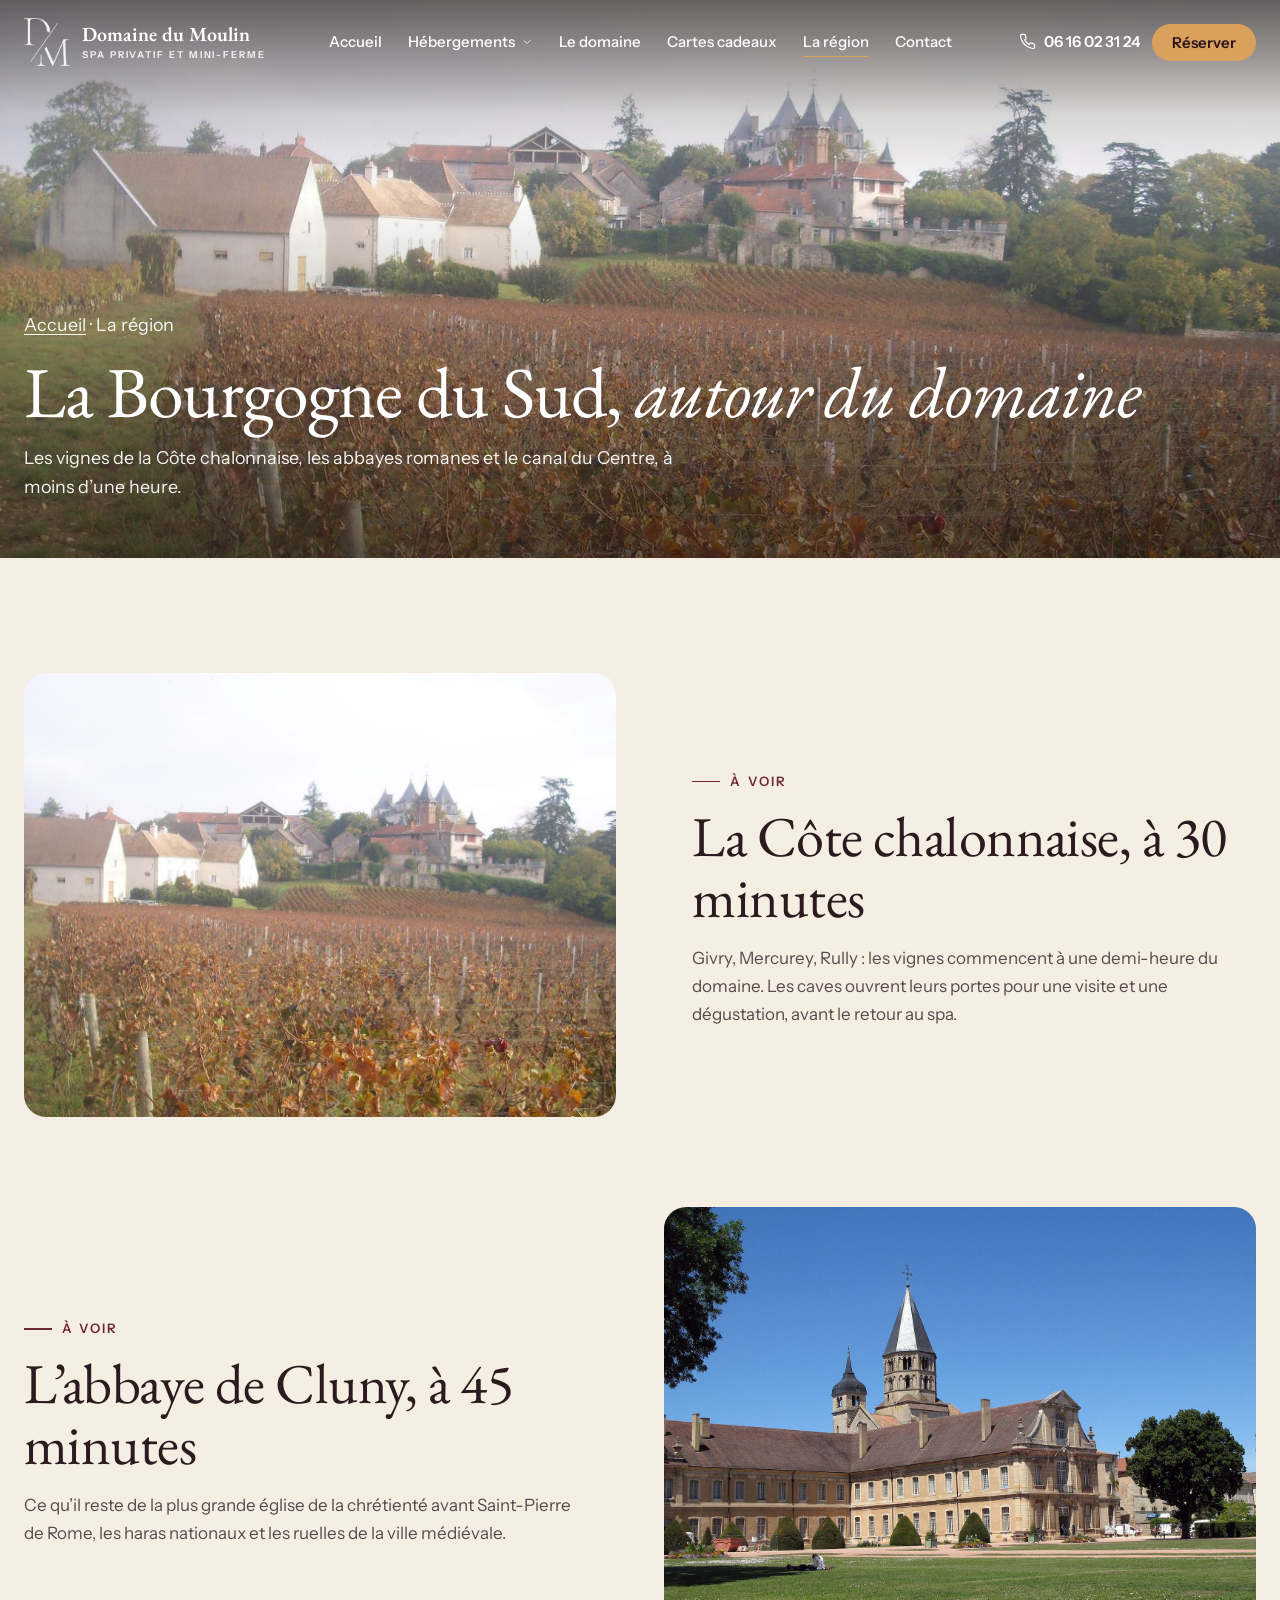
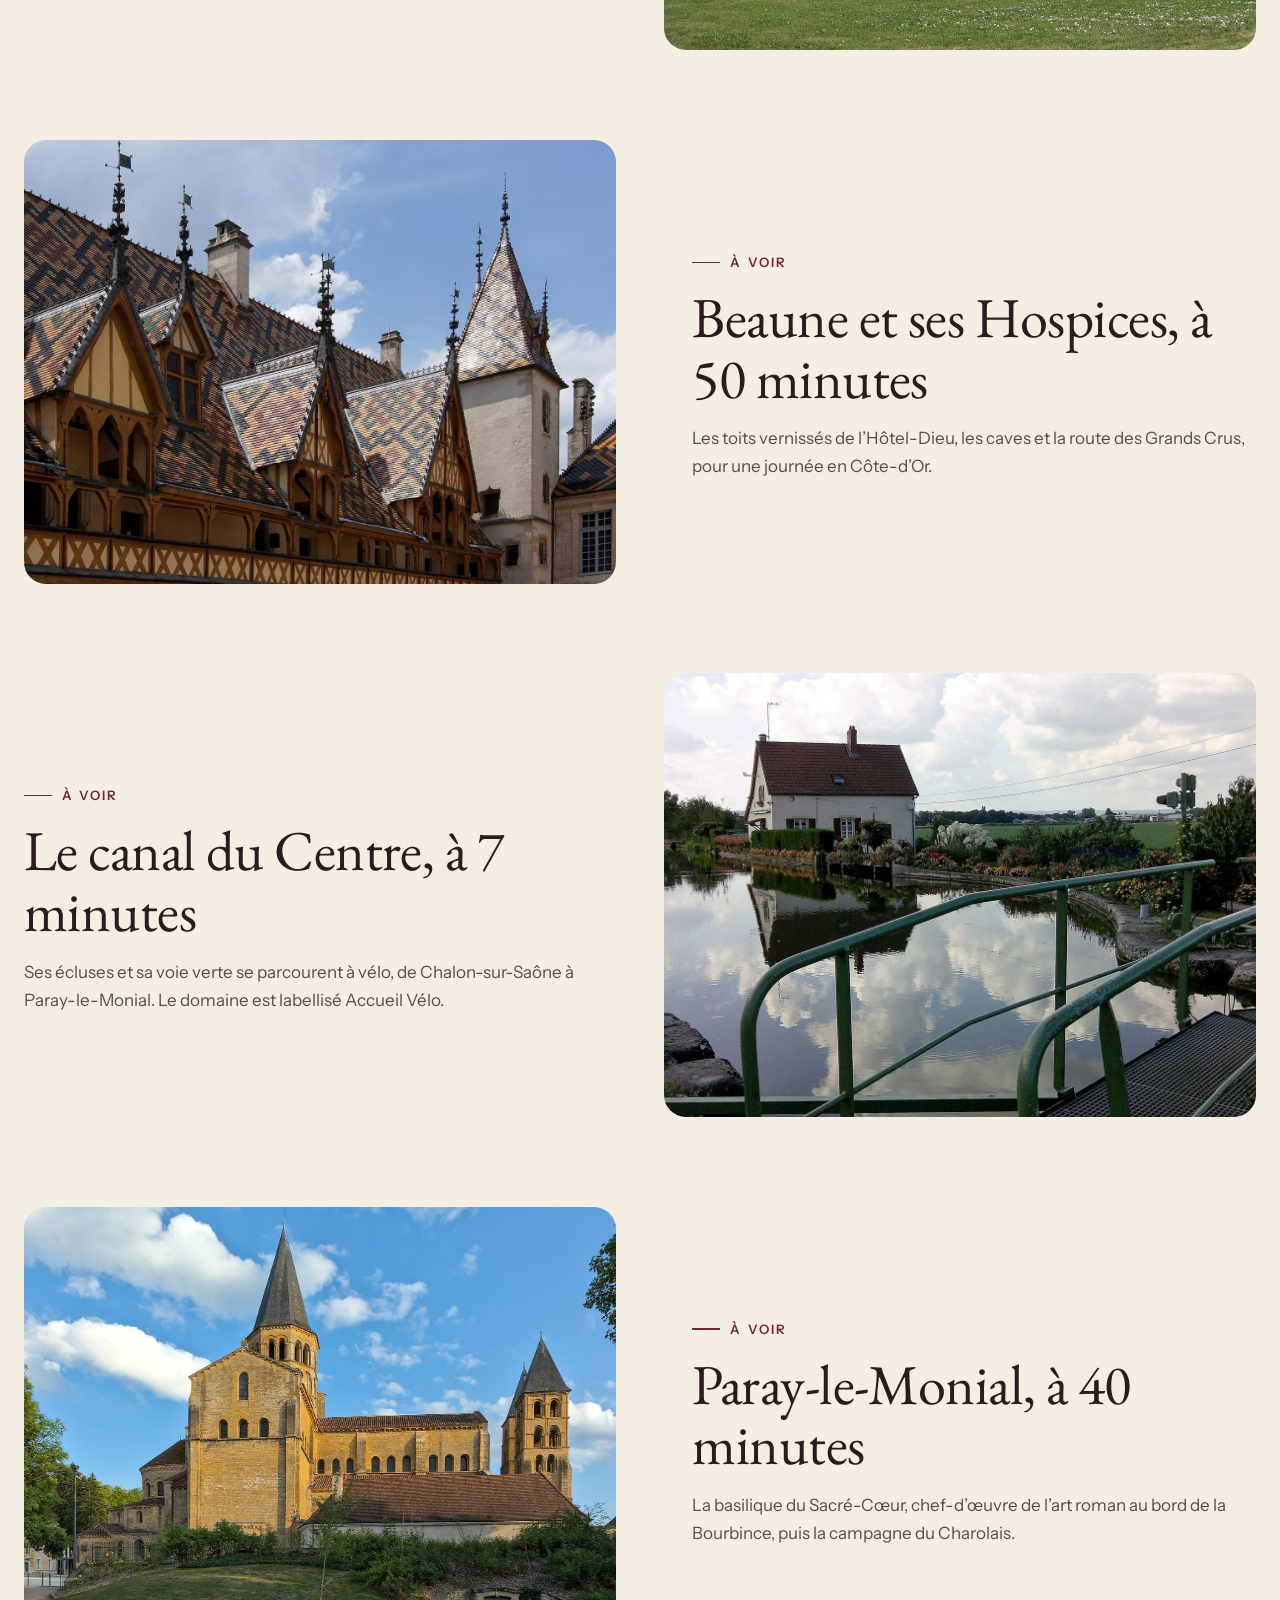
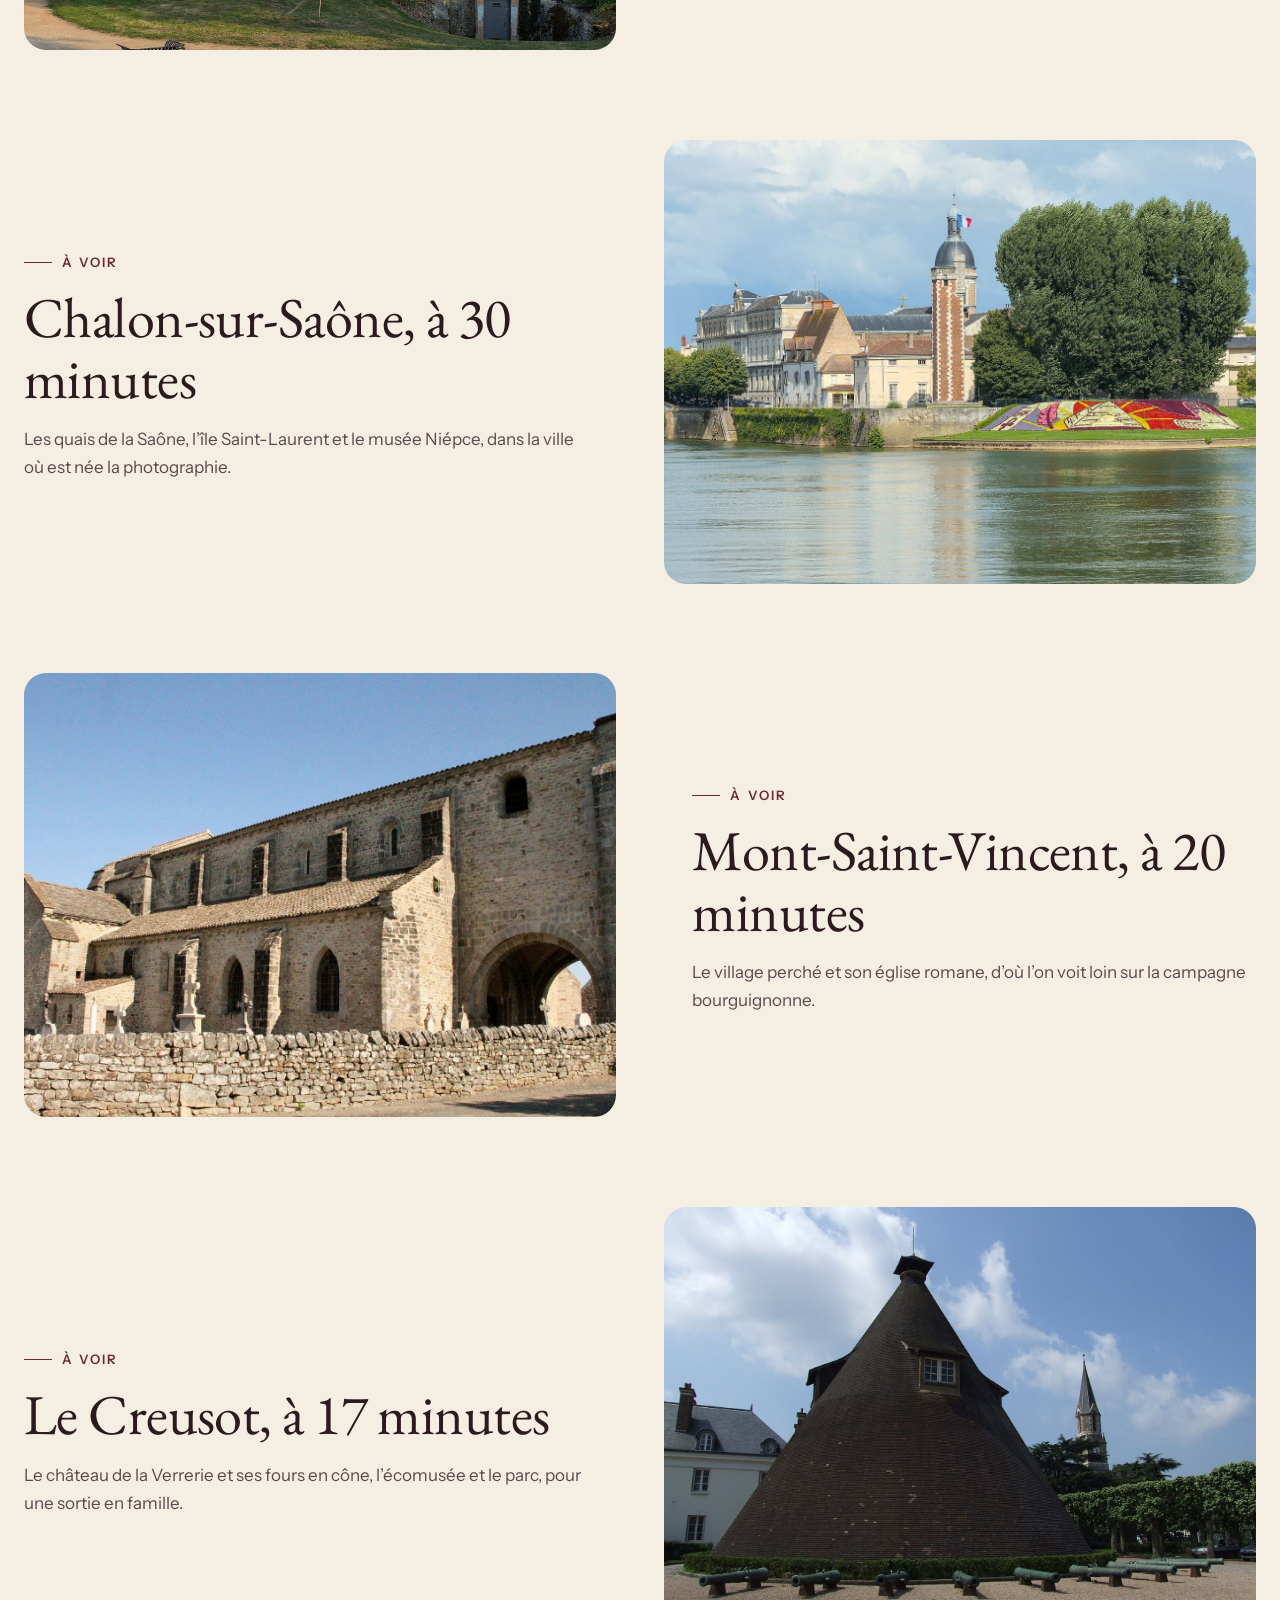
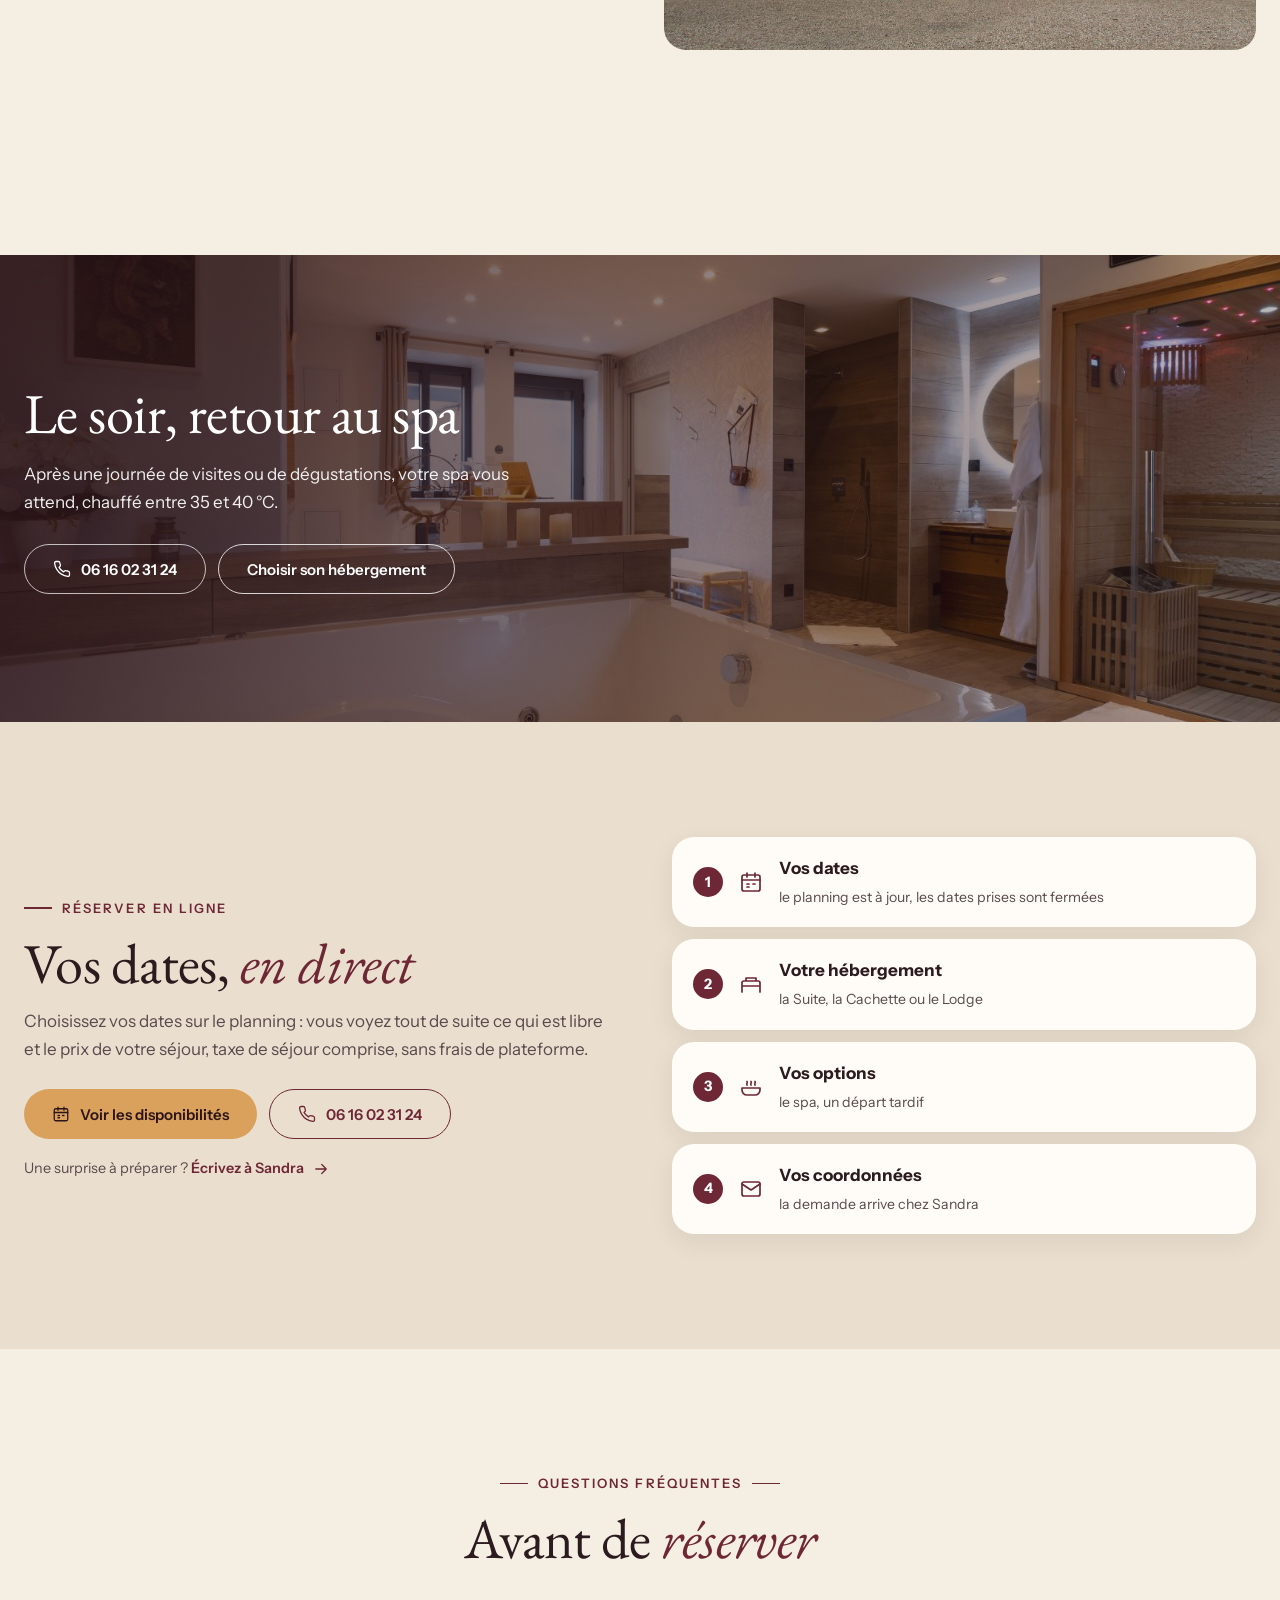
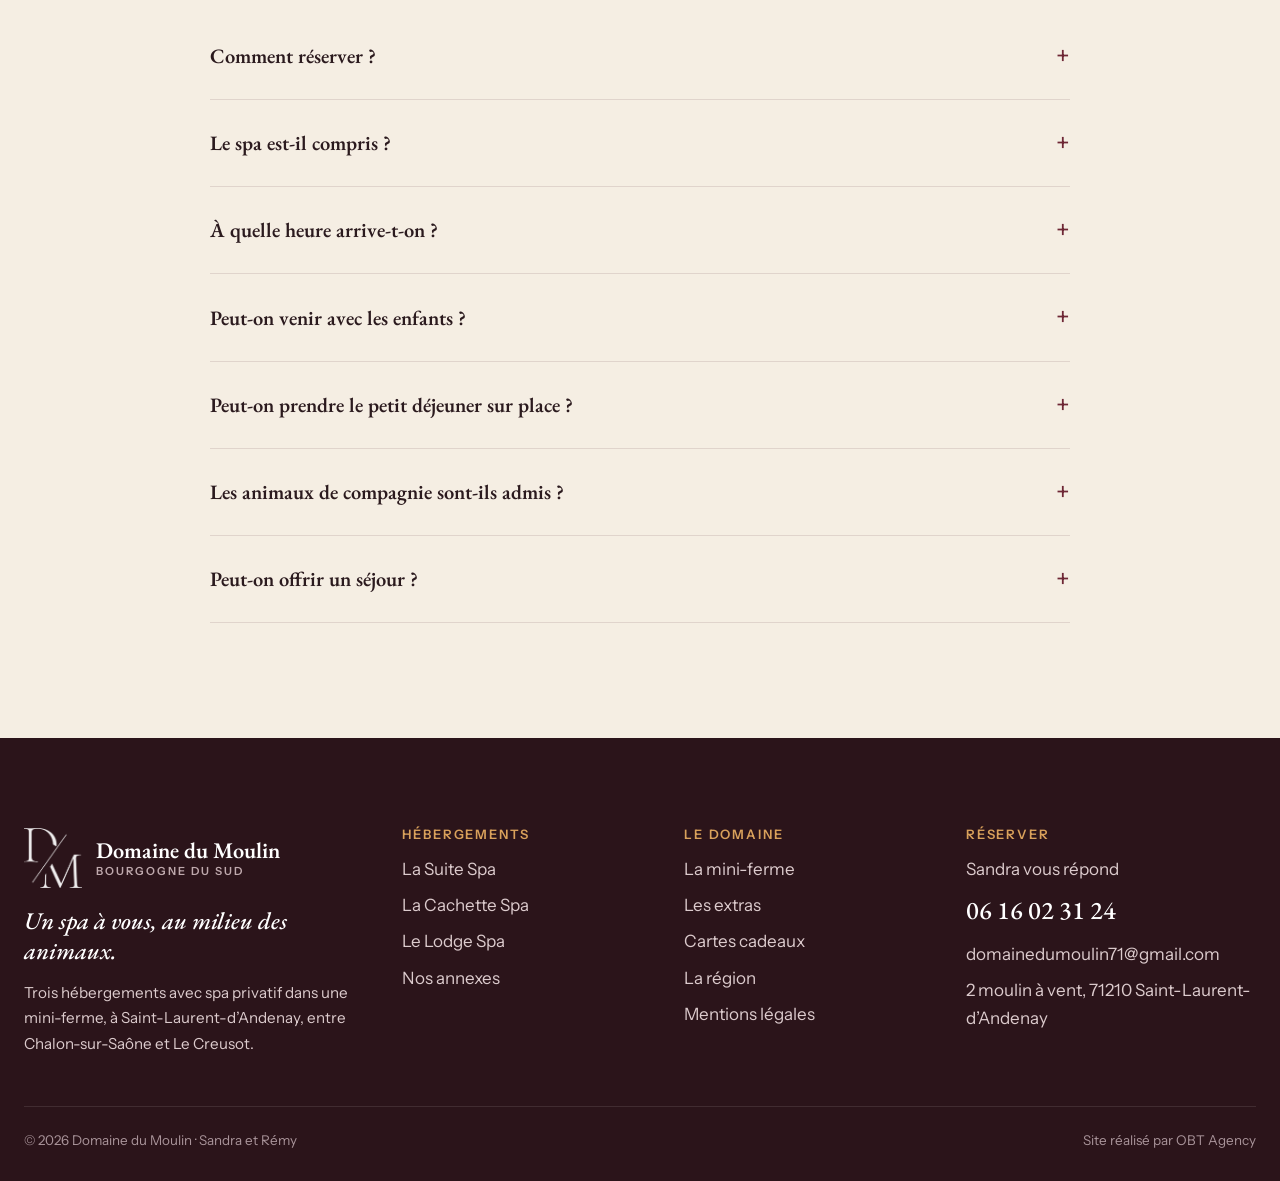
<file: la-region.html>
<!doctype html>
<html lang="fr">
<head>
<meta charset="utf-8">
<meta name="viewport" content="width=device-width, initial-scale=1">
<meta name="robots" content="noindex, nofollow">
<title>La région · Domaine du Moulin, Saône-et-Loire</title>
<meta name="description" content="Autour du Domaine du Moulin : la Côte chalonnaise, Cluny, Beaune, le canal du Centre, Paray-le-Monial et Chalon-sur-Saône.">
<link rel="icon" href="images/monogramme-sombre.png">
<link rel="preconnect" href="https://fonts.googleapis.com">
<link rel="preconnect" href="https://fonts.gstatic.com" crossorigin>
<link href="https://fonts.googleapis.com/css2?family=EB+Garamond:ital,wght@0,400;0,500;0,600;1,400;1,500;1,600&family=Instrument+Sans:wght@400;500;600&display=swap" rel="stylesheet">
<link rel="stylesheet" href="css/style.css">
</head>
<body data-page="region">
<header class="entete">
  <div class="conteneur barre">
    <a class="logo" href="index.html" aria-label="Domaine du Moulin, accueil"><span class="monogramme"><img class="blanc" src="images/monogramme-blanc.png" alt="" width="483" height="500"><img class="sombre" src="images/monogramme-sombre.png" alt="" width="483" height="500"></span><span class="nom">Domaine du Moulin<small>Spa privatif et mini-ferme</small></span></a>
    <ul class="menu">
      <li><a href="index.html">Accueil</a></li>
      <li><a class="ouvrir" href="hebergements.html">Hébergements <svg viewBox="0 0 24 24" fill="none" stroke="currentColor" stroke-width="1.7" stroke-linecap="round" stroke-linejoin="round" aria-hidden="true"><path d="m6 9 6 6 6-6"/></svg></a>
        <div class="sous-menu"><a href="la-suite-spa.html"><img src="images/suite/spa.jpg" alt=""><span>La Suite Spa<small>45 m² · 2 personnes</small></span></a><a href="la-cachette-spa.html"><img src="images/cachette/interieur.jpg" alt=""><span>La Cachette Spa<small>20 m² · 2 à 4 personnes</small></span></a><a href="le-lodge-spa.html"><img src="images/lodge/camion.jpg" alt=""><span>Le Lodge Spa<small>65 m² · 1 à 8 personnes</small></span></a><a class="tous" href="hebergements.html">Comparer les hébergements</a></div></li>
      <li><a href="le-domaine.html">Le domaine</a></li>
      <li><a href="cartes-cadeaux.html">Cartes cadeaux</a></li>
      <li><a href="la-region.html" class="actif">La région</a></li>
      <li><a href="contact.html">Contact</a></li>
    </ul>
    <div class="actions">
      <a class="tel-entete" href="tel:+33616023124"><svg viewBox="0 0 24 24" fill="none" stroke="currentColor" stroke-width="1.7" stroke-linecap="round" stroke-linejoin="round" aria-hidden="true"><path d="M22 16.9v3a2 2 0 0 1-2.2 2 19.8 19.8 0 0 1-8.6-3.1 19.5 19.5 0 0 1-6-6A19.8 19.8 0 0 1 2.1 4.2 2 2 0 0 1 4.1 2h3a2 2 0 0 1 2 1.7c.1 1 .4 1.9.7 2.8a2 2 0 0 1-.5 2.1L8 9.9a16 16 0 0 0 6 6l1.3-1.3a2 2 0 0 1 2.1-.4c.9.3 1.8.6 2.8.7a2 2 0 0 1 1.7 2z"/></svg><span>06 16 02 31 24</span></a>
      <a class="btn btn-plein" href="contact.html#reserver" data-obt-reserve>Réserver</a>
      <button class="burger" aria-label="Menu" aria-expanded="false"><span></span></button>
    </div>
  </div>
</header>
<main>
<section class="bandeau">
  <img src="images/region/vignoble.jpg" alt="Le vignoble de Mercurey">
  <div class="conteneur">
    <p class="fil"><a href="index.html">Accueil</a> · La région</p>
    <h1>La Bourgogne du Sud, <em>autour du domaine</em></h1>
    <p>Les vignes de la Côte chalonnaise, les abbayes romanes et le canal du Centre, à moins d’une heure.</p>
  </div>
</section>
<section class="section">
  <div class="conteneur">
    <div class="duo bloc-region">
  <div data-reveal><img class="photo-region" src="images/region/vignoble.jpg" alt="La Côte chalonnaise, à 30 minutes" loading="lazy" decoding="async"></div>
  <div class="duo-texte" data-reveal><span class="surtitre">À voir</span><h2>La Côte chalonnaise, à 30 minutes</h2><p>Givry, Mercurey, Rully : les vignes commencent à une demi-heure du domaine. Les caves ouvrent leurs portes pour une visite et une dégustation, avant le retour au spa.</p></div>
</div><div class="duo inverse bloc-region">
  <div data-reveal><img class="photo-region" src="images/region/cluny.jpg" alt="L’abbaye de Cluny, à 45 minutes" loading="lazy" decoding="async"></div>
  <div class="duo-texte" data-reveal><span class="surtitre">À voir</span><h2>L’abbaye de Cluny, à 45 minutes</h2><p>Ce qu’il reste de la plus grande église de la chrétienté avant Saint-Pierre de Rome, les haras nationaux et les ruelles de la ville médiévale.</p></div>
</div><div class="duo bloc-region">
  <div data-reveal><img class="photo-region" src="images/region/beaune.jpg" alt="Beaune et ses Hospices, à 50 minutes" loading="lazy" decoding="async"></div>
  <div class="duo-texte" data-reveal><span class="surtitre">À voir</span><h2>Beaune et ses Hospices, à 50 minutes</h2><p>Les toits vernissés de l’Hôtel-Dieu, les caves et la route des Grands Crus, pour une journée en Côte-d’Or.</p></div>
</div><div class="duo inverse bloc-region">
  <div data-reveal><img class="photo-region" src="images/region/canal.jpg" alt="Le canal du Centre, à 7 minutes" loading="lazy" decoding="async"></div>
  <div class="duo-texte" data-reveal><span class="surtitre">À voir</span><h2>Le canal du Centre, à 7 minutes</h2><p>Ses écluses et sa voie verte se parcourent à vélo, de Chalon-sur-Saône à Paray-le-Monial. Le domaine est labellisé Accueil Vélo.</p></div>
</div><div class="duo bloc-region">
  <div data-reveal><img class="photo-region" src="images/region/paray.jpg" alt="Paray-le-Monial, à 40 minutes" loading="lazy" decoding="async"></div>
  <div class="duo-texte" data-reveal><span class="surtitre">À voir</span><h2>Paray-le-Monial, à 40 minutes</h2><p>La basilique du Sacré-Cœur, chef-d’œuvre de l’art roman au bord de la Bourbince, puis la campagne du Charolais.</p></div>
</div><div class="duo inverse bloc-region">
  <div data-reveal><img class="photo-region" src="images/region/chalon.jpg" alt="Chalon-sur-Saône, à 30 minutes" loading="lazy" decoding="async"></div>
  <div class="duo-texte" data-reveal><span class="surtitre">À voir</span><h2>Chalon-sur-Saône, à 30 minutes</h2><p>Les quais de la Saône, l’île Saint-Laurent et le musée Niépce, dans la ville où est née la photographie.</p></div>
</div><div class="duo bloc-region">
  <div data-reveal><img class="photo-region" src="images/region/mont-saint-vincent.jpg" alt="Mont-Saint-Vincent, à 20 minutes" loading="lazy" decoding="async"></div>
  <div class="duo-texte" data-reveal><span class="surtitre">À voir</span><h2>Mont-Saint-Vincent, à 20 minutes</h2><p>Le village perché et son église romane, d’où l’on voit loin sur la campagne bourguignonne.</p></div>
</div><div class="duo inverse bloc-region">
  <div data-reveal><img class="photo-region" src="images/region/creusot.jpg" alt="Le Creusot, à 17 minutes" loading="lazy" decoding="async"></div>
  <div class="duo-texte" data-reveal><span class="surtitre">À voir</span><h2>Le Creusot, à 17 minutes</h2><p>Le château de la Verrerie et ses fours en cône, l’écomusée et le parc, pour une sortie en famille.</p></div>
</div>
  </div>
</section>
<section class="appel">
  <img src="images/suite/spa.jpg" alt="" loading="lazy" decoding="async">
  <div class="conteneur">
    <h2>Le soir, retour au spa</h2>
    <p>Après une journée de visites ou de dégustations, votre spa vous attend, chauffé entre 35 et 40 °C.</p>
    <div class="boutons"><a class="btn btn-blanc" href="tel:+33616023124"><svg viewBox="0 0 24 24" fill="none" stroke="currentColor" stroke-width="1.7" stroke-linecap="round" stroke-linejoin="round" aria-hidden="true"><path d="M22 16.9v3a2 2 0 0 1-2.2 2 19.8 19.8 0 0 1-8.6-3.1 19.5 19.5 0 0 1-6-6A19.8 19.8 0 0 1 2.1 4.2 2 2 0 0 1 4.1 2h3a2 2 0 0 1 2 1.7c.1 1 .4 1.9.7 2.8a2 2 0 0 1-.5 2.1L8 9.9a16 16 0 0 0 6 6l1.3-1.3a2 2 0 0 1 2.1-.4c.9.3 1.8.6 2.8.7a2 2 0 0 1 1.7 2z"/></svg> 06 16 02 31 24</a><a class="btn btn-contour-blanc" href="hebergements.html">Choisir son hébergement</a></div>
  </div>
</section>
<section class="section creme" id="reservation">
  <div class="conteneur bloc-resa">
    <div data-reveal>
      <span class="surtitre">Réserver en ligne</span>
      <h2>Vos dates, <em class="it">en direct</em></h2>
      <p class="intro-contact">Choisissez vos dates sur le planning : vous voyez tout de suite ce qui est libre et le prix de votre séjour, taxe de séjour comprise, sans frais de plateforme.</p>
      <div class="boutons"><a class="btn btn-plein" href="contact.html#reserver" data-obt-reserve><svg viewBox="0 0 24 24" fill="none" stroke="currentColor" stroke-width="1.7" stroke-linecap="round" stroke-linejoin="round" aria-hidden="true"><rect x="3" y="5" width="18" height="16" rx="2"/><path d="M3 10h18M8 3v4M16 3v4M8 14h2M14 14h2M8 17h2"/></svg> Voir les disponibilités</a><a class="btn btn-contour" href="tel:+33616023124"><svg viewBox="0 0 24 24" fill="none" stroke="currentColor" stroke-width="1.7" stroke-linecap="round" stroke-linejoin="round" aria-hidden="true"><path d="M22 16.9v3a2 2 0 0 1-2.2 2 19.8 19.8 0 0 1-8.6-3.1 19.5 19.5 0 0 1-6-6A19.8 19.8 0 0 1 2.1 4.2 2 2 0 0 1 4.1 2h3a2 2 0 0 1 2 1.7c.1 1 .4 1.9.7 2.8a2 2 0 0 1-.5 2.1L8 9.9a16 16 0 0 0 6 6l1.3-1.3a2 2 0 0 1 2.1-.4c.9.3 1.8.6 2.8.7a2 2 0 0 1 1.7 2z"/></svg> 06 16 02 31 24</a></div>
      <p class="petit">Une surprise à préparer ? <a class="lien-fleche" href="contact.html">Écrivez à Sandra <svg viewBox="0 0 24 24" fill="none" stroke="currentColor" stroke-width="1.7" stroke-linecap="round" stroke-linejoin="round" aria-hidden="true"><path d="M5 12h14M13 6l6 6-6 6"/></svg></a></p>
    </div>
    <ol class="etapes-resa" data-reveal><li><span class="num">1</span><svg viewBox="0 0 24 24" fill="none" stroke="currentColor" stroke-width="1.7" stroke-linecap="round" stroke-linejoin="round" aria-hidden="true"><rect x="3" y="5" width="18" height="16" rx="2"/><path d="M3 10h18M8 3v4M16 3v4M8 14h2M14 14h2M8 17h2"/></svg><div><strong>Vos dates</strong><small>le planning est à jour, les dates prises sont fermées</small></div></li><li><span class="num">2</span><svg viewBox="0 0 24 24" fill="none" stroke="currentColor" stroke-width="1.7" stroke-linecap="round" stroke-linejoin="round" aria-hidden="true"><path d="M3 18v-7a2 2 0 0 1 2-2h14a2 2 0 0 1 2 2v7M3 14h18M3 18v2M21 18v2M7 9V6h10v3"/></svg><div><strong>Votre hébergement</strong><small>la Suite, la Cachette ou le Lodge</small></div></li><li><span class="num">3</span><svg viewBox="0 0 24 24" fill="none" stroke="currentColor" stroke-width="1.7" stroke-linecap="round" stroke-linejoin="round" aria-hidden="true"><path d="M3 13h18v2a5 5 0 0 1-5 5H8a5 5 0 0 1-5-5z"/><path d="M8 10c-1-1.2 1-2.3 0-3.5M12 10c-1-1.2 1-2.3 0-3.5M16 10c-1-1.2 1-2.3 0-3.5"/></svg><div><strong>Vos options</strong><small>le spa, un départ tardif</small></div></li><li><span class="num">4</span><svg viewBox="0 0 24 24" fill="none" stroke="currentColor" stroke-width="1.7" stroke-linecap="round" stroke-linejoin="round" aria-hidden="true"><rect x="3" y="5" width="18" height="14" rx="2"/><path d="m3 7 9 6 9-6"/></svg><div><strong>Vos coordonnées</strong><small>la demande arrive chez Sandra</small></div></li></ol>
  </div>
</section>
<section class="section" id="questions">
  <div class="conteneur">
    <div class="entete-section centre"><div><span class="surtitre">Questions fréquentes</span><h2>Avant de <em class="it">réserver</em></h2></div></div>
    <div class="faq"><details><summary>Comment réserver ?</summary><p>En ligne, avec le bouton « Réserver » : vous choisissez vos dates sur le planning, votre hébergement et vos options (spa, départ tardif). Le prix du séjour s’affiche aussitôt, taxe de séjour comprise. Vous pouvez aussi appeler Sandra au 06 16 02 31 24.</p></details><details><summary>Le spa est-il compris ?</summary><p>Dans la Suite Spa, oui : la baignoire spa XXL et le sauna sont dans la suite. À la Cachette et au Lodge, le spa de la terrasse est en option, 50 € la nuit, chauffé entre 35 et 40 °C toute l’année : réservez-le à l’avance pour qu’il soit prêt à votre arrivée.</p></details><details><summary>À quelle heure arrive-t-on ?</summary><p>L’arrivée est autonome à partir de 17 h : la procédure pour récupérer les clés vous est envoyée le jour de votre arrivée. Le départ se fait à 11 h (10 h au Lodge). Un départ tardif jusqu’à 14 h est possible pour 50 €.</p></details><details><summary>Peut-on venir avec les enfants ?</summary><p>Oui, à la Cachette (2 adultes et 2 enfants) et au Lodge (jusqu’à 8, avec un lit camion de pompier et un lit bébé). La Suite Spa est réservée aux couples. Les enfants adorent la mini-ferme et la zone de jeux des dépendances.</p></details><details><summary>Peut-on prendre le petit déjeuner sur place ?</summary><p>Oui, sur demande et en supplément : il est servi directement dans votre logement. Des formules dîner, des massages et des décorations sur mesure (pétales de roses, champagne, ballons) sont aussi proposés.</p></details><details><summary>Les animaux de compagnie sont-ils admis ?</summary><p>Pas dans les hébergements du domaine, qui sont aussi non-fumeurs. Nos annexes du Creusot et de Montchanin, elles, accueillent les animaux : appelez-nous pour en parler.</p></details><details><summary>Peut-on offrir un séjour ?</summary><p>Oui : la carte cadeau numérique est envoyée gratuitement par e-mail, la carte artisanale par courrier pour 5 €. Le coffret cadeau comprend le logement et les options choisies, avec ou sans dates ; le chèque cadeau a le montant de votre choix.</p></details></div>
  </div>
</section>
</main>
<footer class="pied">
  <div class="conteneur">
    <div class="grille">
      <div>
        <a class="logo-pied" href="index.html"><img src="images/monogramme-blanc.png" alt="" width="483" height="500"><span>Domaine du Moulin<small>Bourgogne du Sud</small></span></a>
        <p class="accroche">Un spa à vous, au milieu des animaux.</p>
        <p>Trois hébergements avec spa privatif dans une mini-ferme, à Saint-Laurent-d’Andenay, entre Chalon-sur-Saône et Le Creusot.</p>
      </div>
      <div><h4>Hébergements</h4><ul><li><a href="la-suite-spa.html">La Suite Spa</a></li><li><a href="la-cachette-spa.html">La Cachette Spa</a></li><li><a href="le-lodge-spa.html">Le Lodge Spa</a></li><li><a href="hebergements.html#annexes">Nos annexes</a></li></ul></div>
      <div><h4>Le domaine</h4><ul><li><a href="le-domaine.html">La mini-ferme</a></li><li><a href="le-domaine.html#extras">Les extras</a></li><li><a href="cartes-cadeaux.html">Cartes cadeaux</a></li><li><a href="la-region.html">La région</a></li><li><a href="mentions-legales.html">Mentions légales</a></li></ul></div>
      <div><h4>Réserver</h4><ul><li>Sandra vous répond<a class="tel-pied" href="tel:+33616023124">06 16 02 31 24</a></li><li><a href="mailto:domainedumoulin71@gmail.com">domainedumoulin71@gmail.com</a></li><li>2 moulin à vent, 71210 Saint-Laurent-d’Andenay</li></ul></div>
    </div>
    <div class="bas"><span>© 2026 Domaine du Moulin · Sandra et Rémy</span><span>Site réalisé par OBT Agency</span></div>
  </div>
</footer>
<nav class="barre-mobile" aria-label="Contact rapide">
  <a class="appeler" href="tel:+33616023124"><svg viewBox="0 0 24 24" fill="none" stroke="currentColor" stroke-width="1.7" stroke-linecap="round" stroke-linejoin="round" aria-hidden="true"><path d="M22 16.9v3a2 2 0 0 1-2.2 2 19.8 19.8 0 0 1-8.6-3.1 19.5 19.5 0 0 1-6-6A19.8 19.8 0 0 1 2.1 4.2 2 2 0 0 1 4.1 2h3a2 2 0 0 1 2 1.7c.1 1 .4 1.9.7 2.8a2 2 0 0 1-.5 2.1L8 9.9a16 16 0 0 0 6 6l1.3-1.3a2 2 0 0 1 2.1-.4c.9.3 1.8.6 2.8.7a2 2 0 0 1 1.7 2z"/></svg> Appeler</a>
  <a href="contact.html#reserver" data-obt-reserve><svg viewBox="0 0 24 24" fill="none" stroke="currentColor" stroke-width="1.7" stroke-linecap="round" stroke-linejoin="round" aria-hidden="true"><rect x="3" y="5" width="18" height="16" rx="2"/><path d="M3 10h18M8 3v4M16 3v4M8 14h2M14 14h2M8 17h2"/></svg> Réserver</a>
</nav>
<script src="js/site.js"></script>
<div data-obt-booking data-obt-key="demo-domaine-du-moulin" data-obt-api="https://demo-domaine-du-moulin.obt.invalid" data-obt-form-key="demo" data-obt-form-endpoint="https://demo-domaine-du-moulin.obt.invalid/envoi" data-obt-subject="Demande de réservation au Domaine du Moulin"></div>
<script src="js/obt-demo.js"></script>
<script src="https://obt-gestion.com/blocks/obt-booking.js" defer></script>
</body>
</html>
</file>
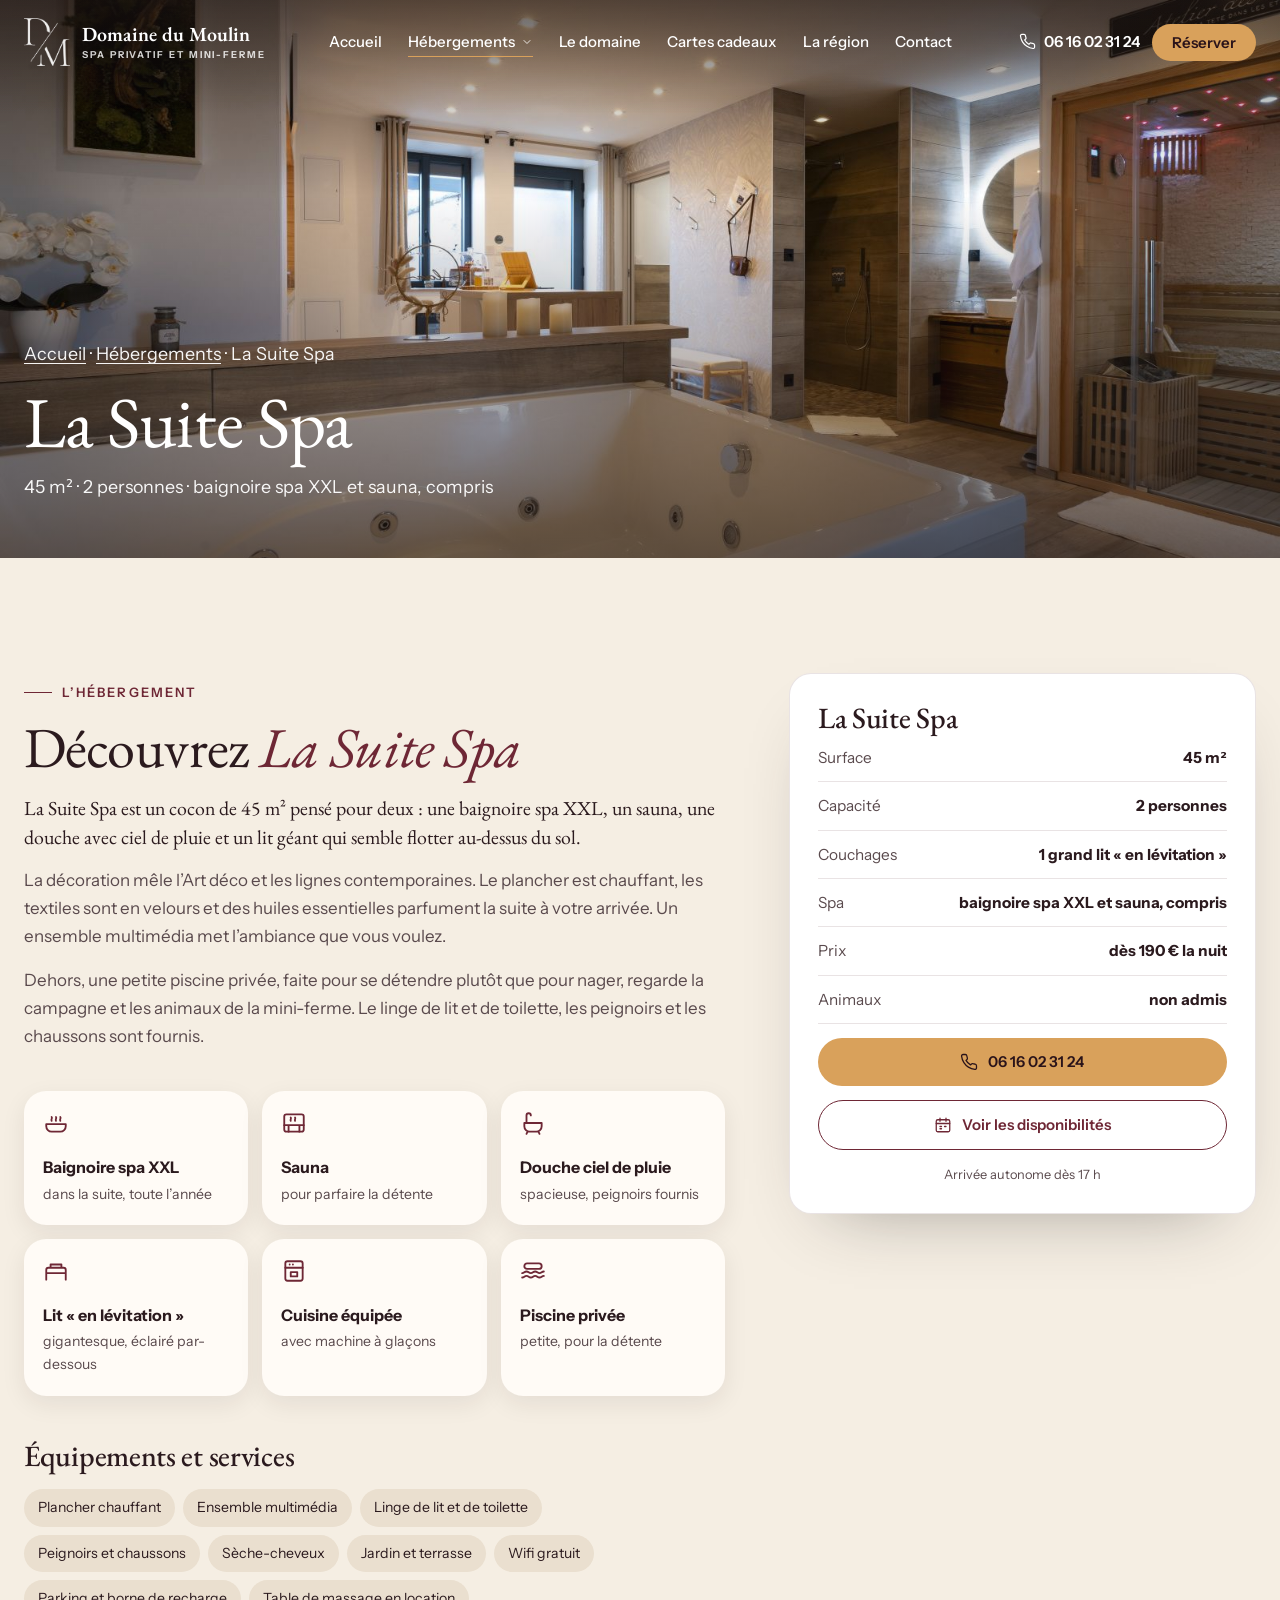
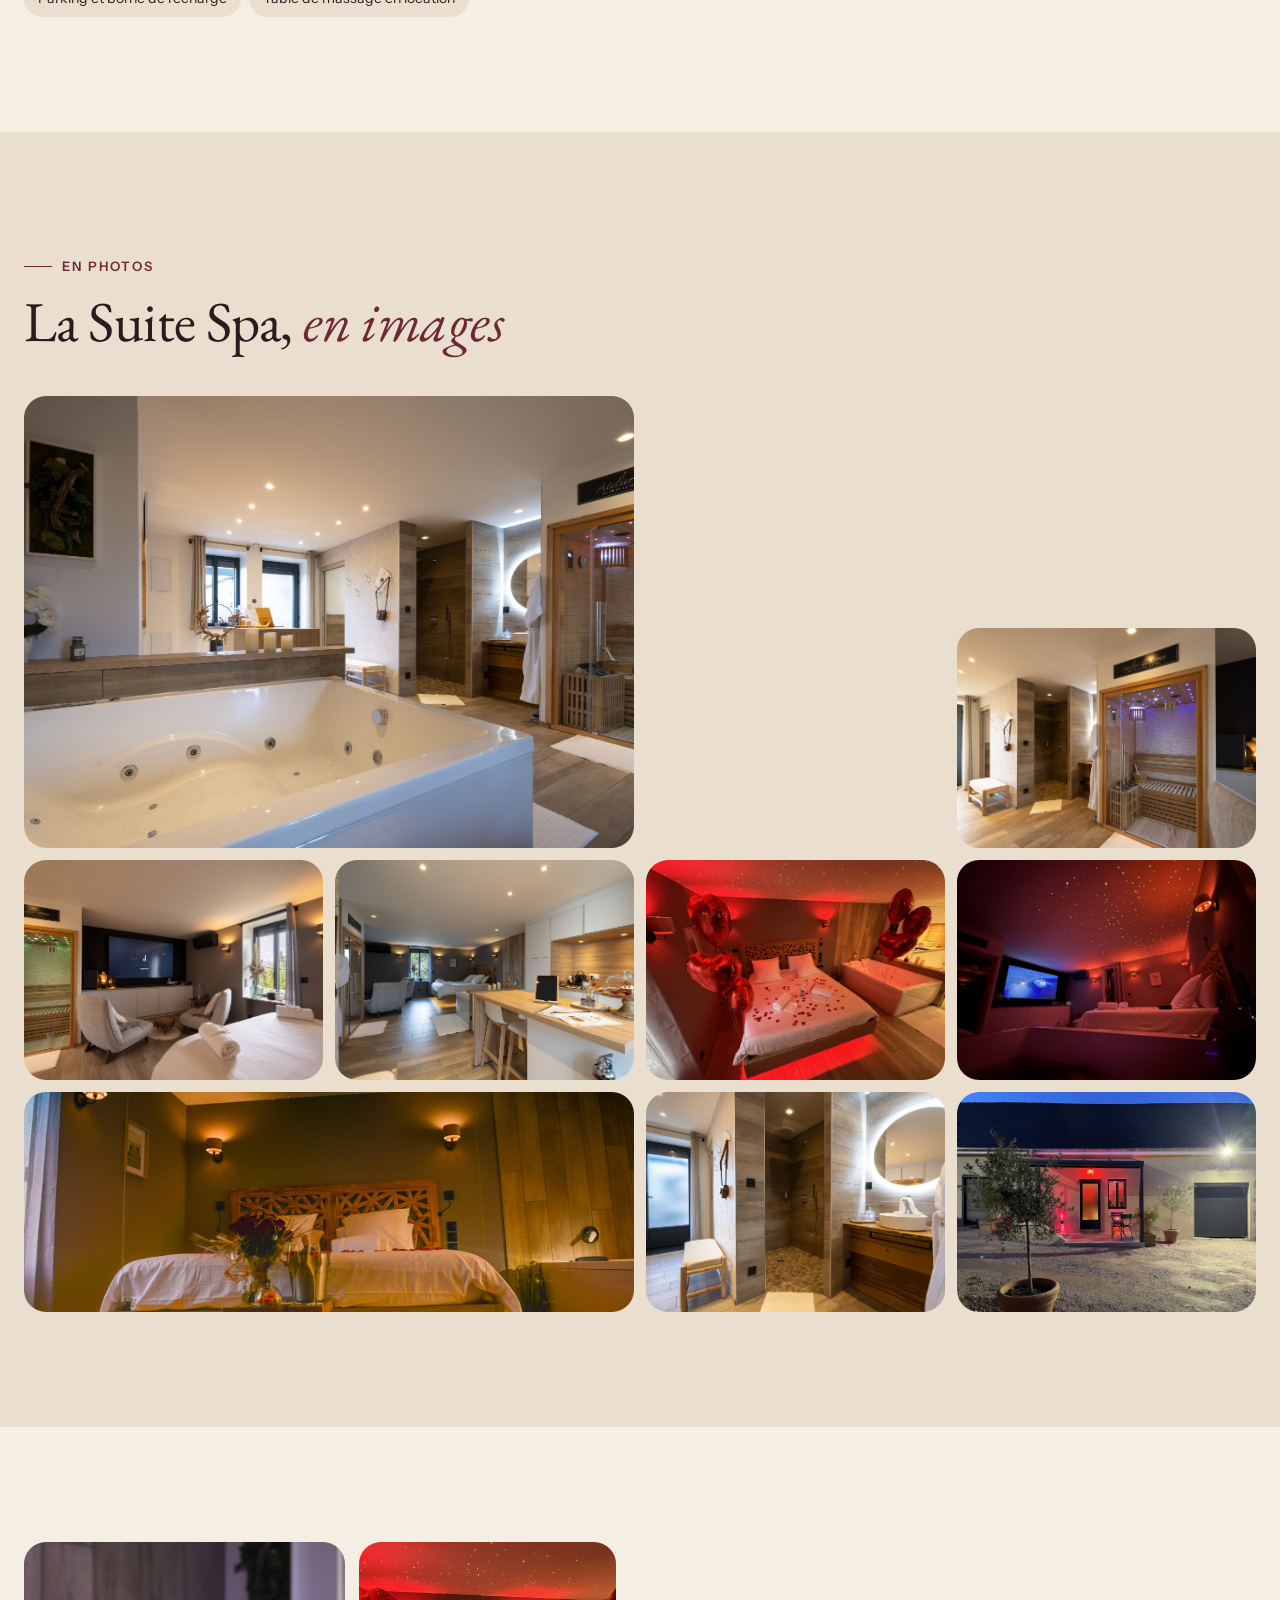
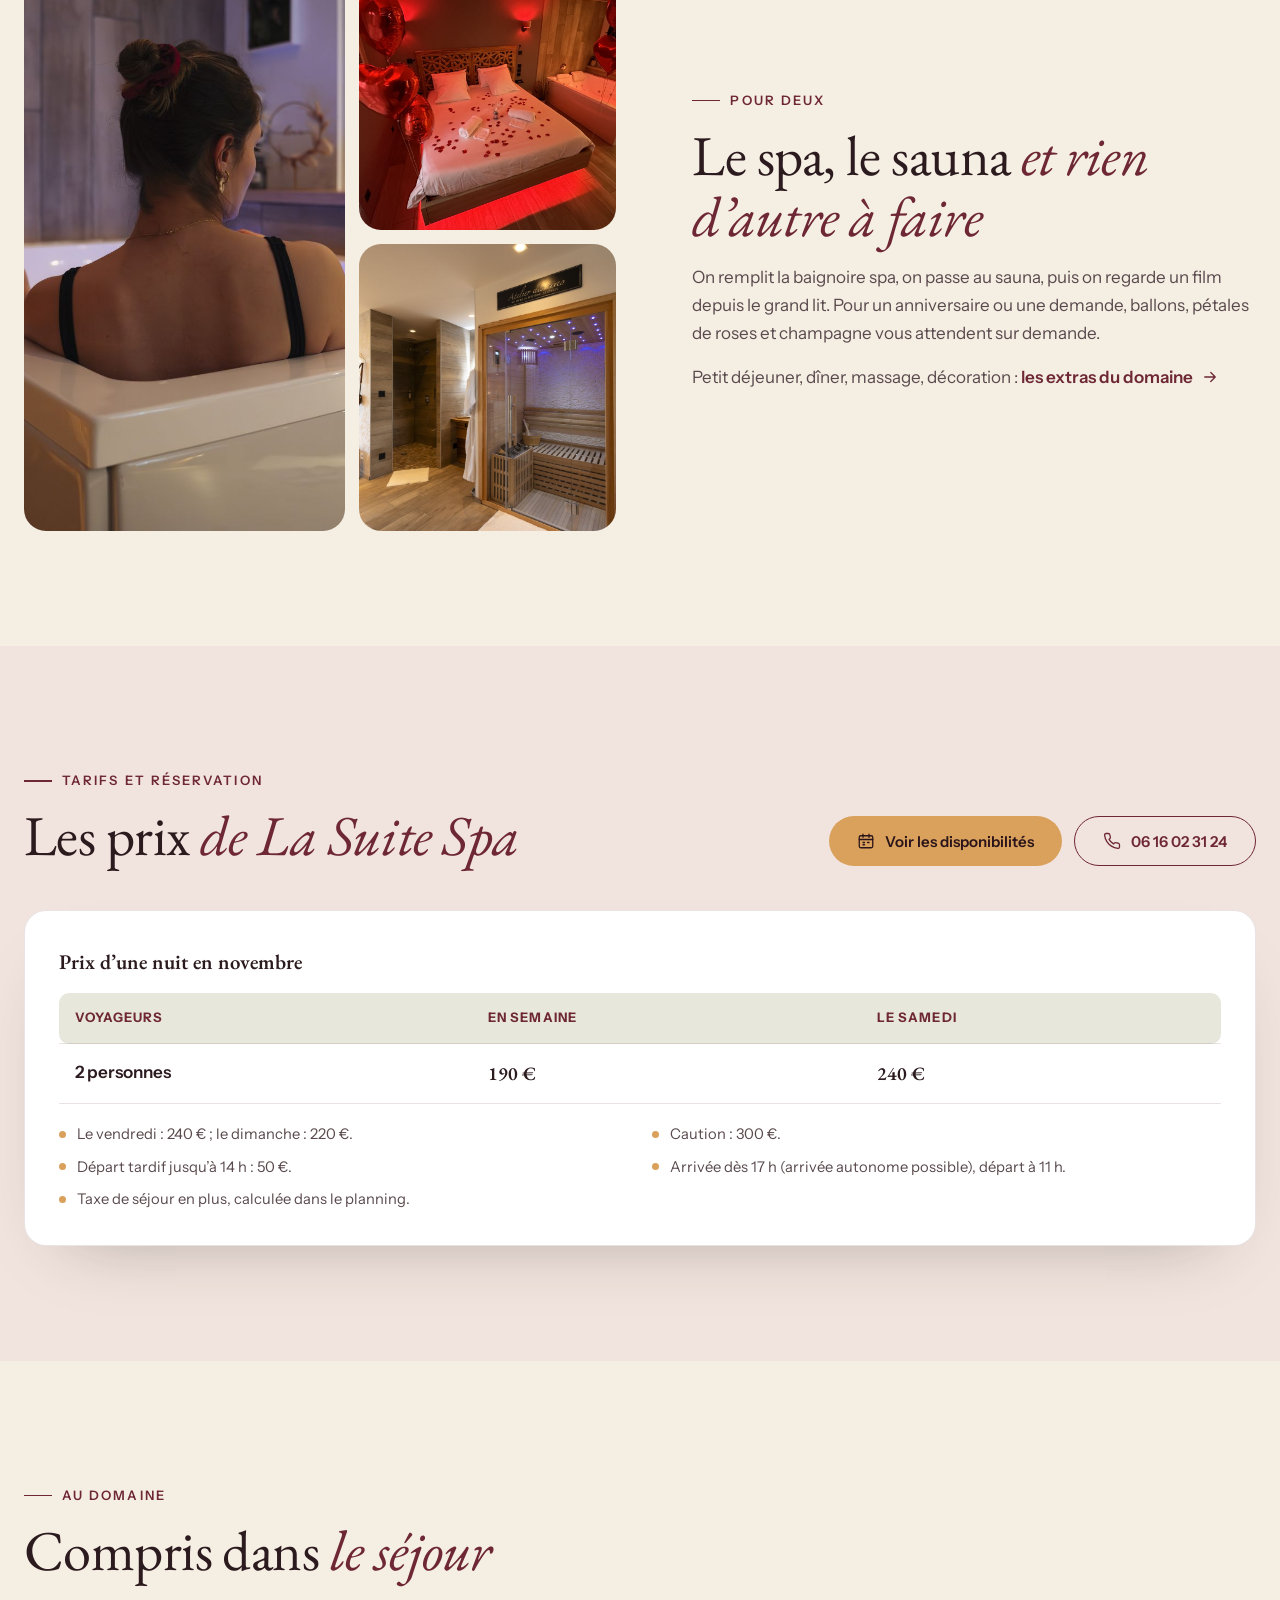
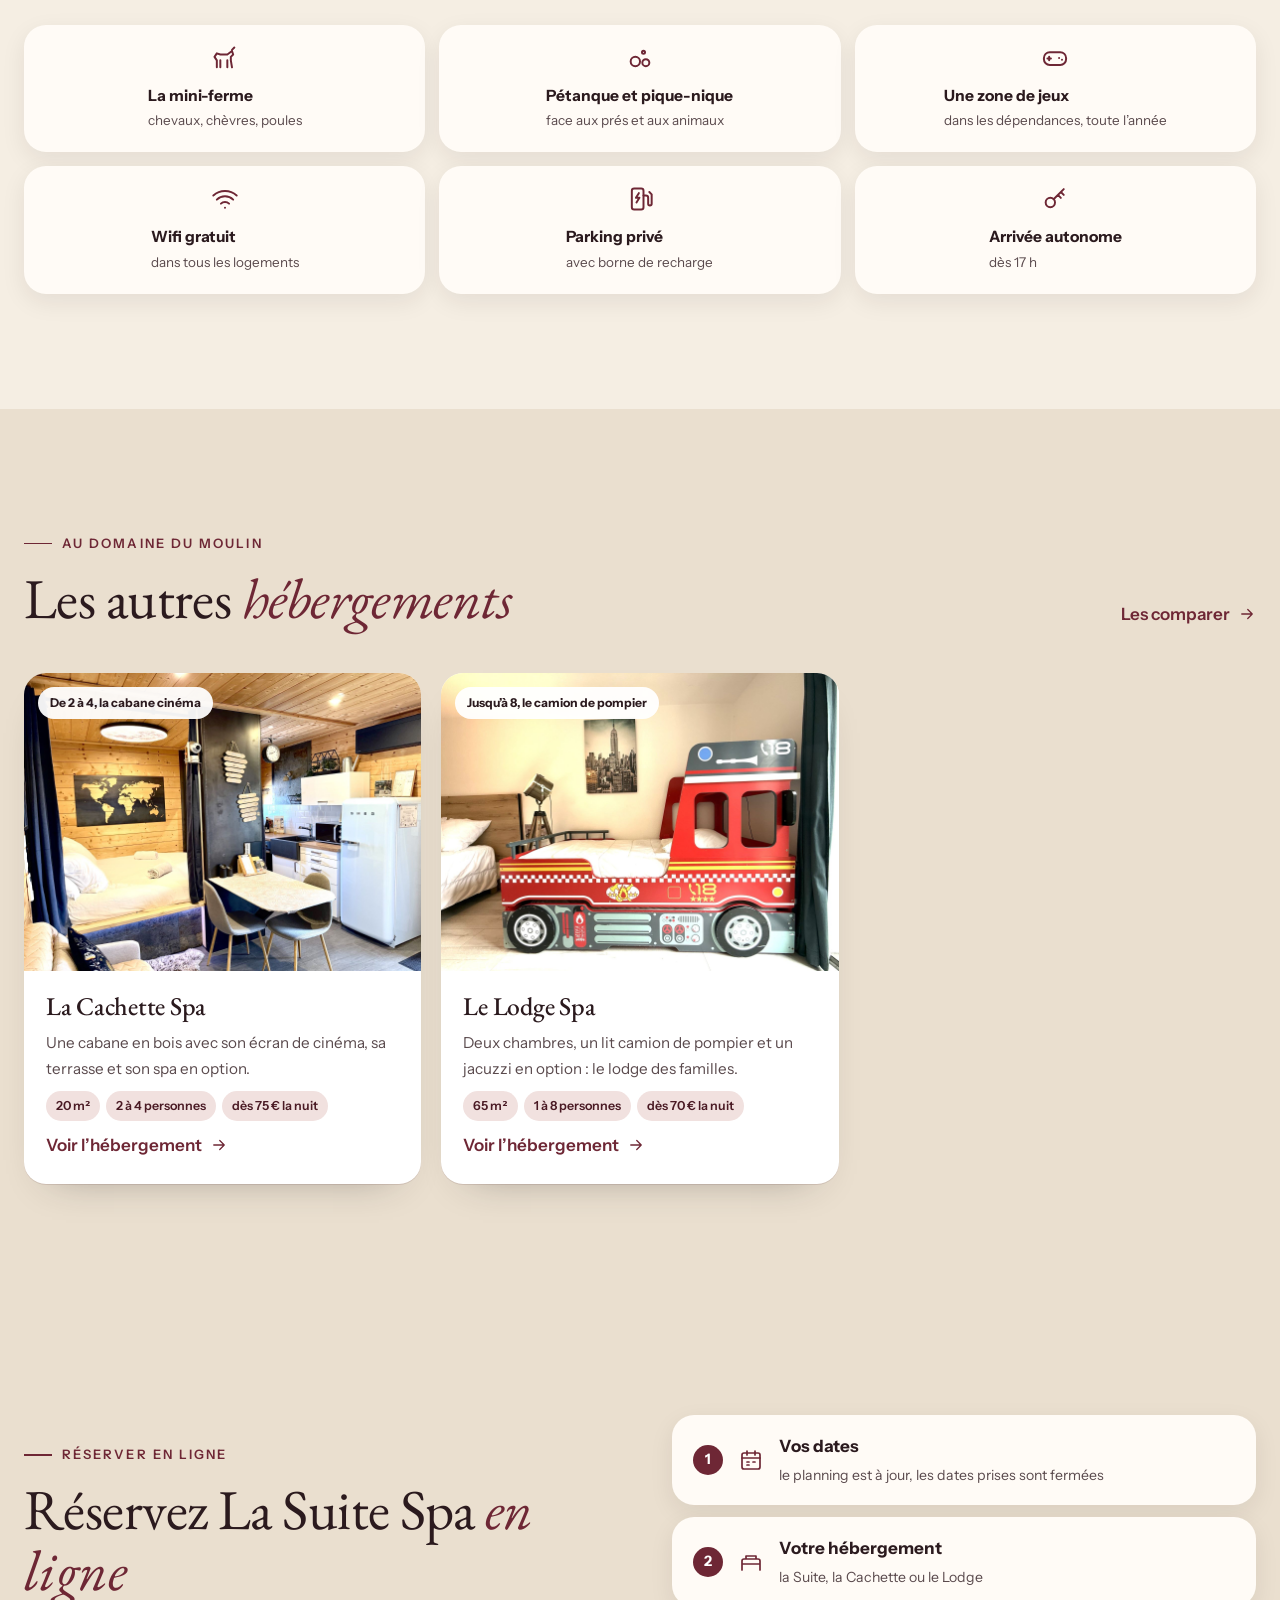
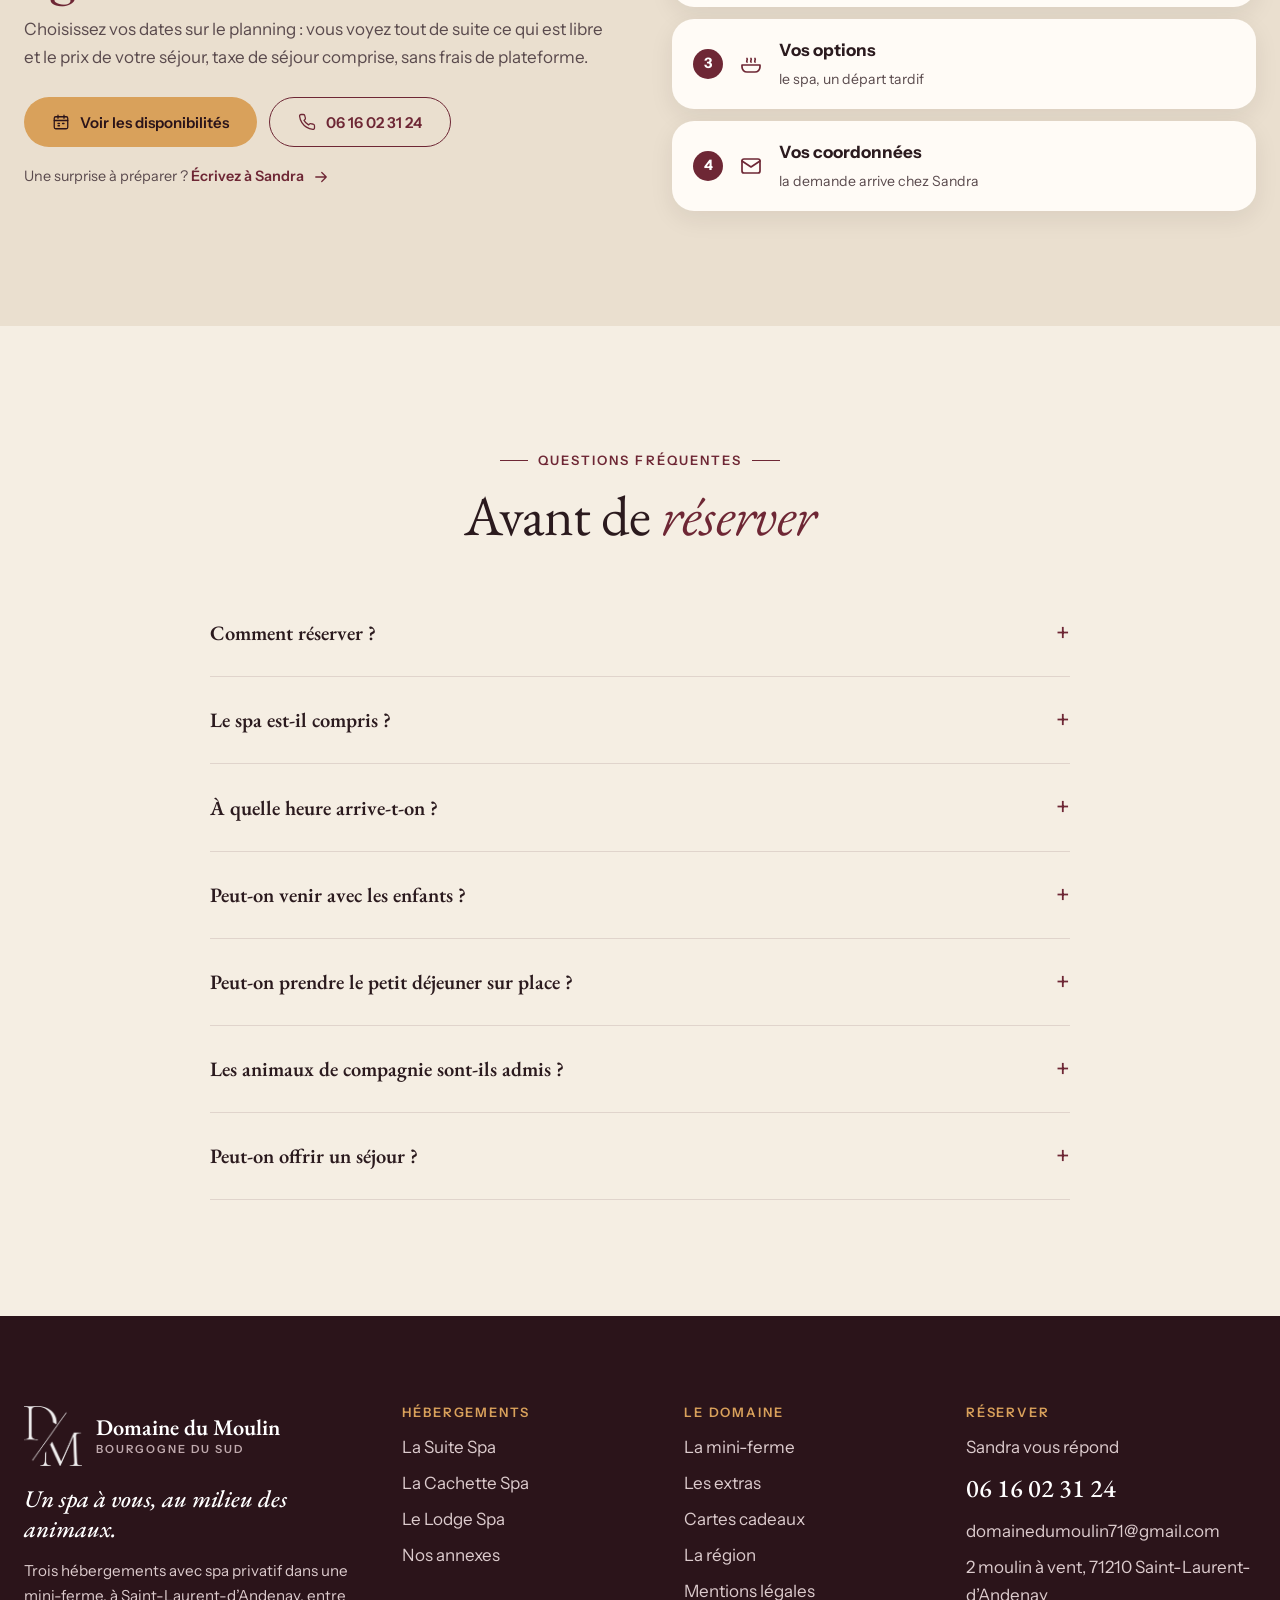
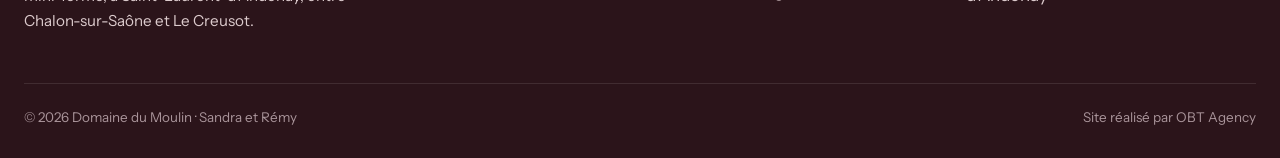
<file: la-suite-spa.html>
<!doctype html>
<html lang="fr">
<head>
<meta charset="utf-8">
<meta name="viewport" content="width=device-width, initial-scale=1">
<meta name="robots" content="noindex, nofollow">
<title>La Suite Spa · Domaine du Moulin, Saône-et-Loire</title>
<meta name="description" content="La Suite Spa : 45 m² pour 2 personnes, baignoire spa XXL et sauna, compris, au Domaine du Moulin à Saint-Laurent-d’Andenay.">
<link rel="icon" href="images/monogramme-sombre.png">
<link rel="preconnect" href="https://fonts.googleapis.com">
<link rel="preconnect" href="https://fonts.gstatic.com" crossorigin>
<link href="https://fonts.googleapis.com/css2?family=EB+Garamond:ital,wght@0,400;0,500;0,600;1,400;1,500;1,600&family=Instrument+Sans:wght@400;500;600&display=swap" rel="stylesheet">
<link rel="stylesheet" href="css/style.css">
</head>
<body data-page="la-suite-spa">
<header class="entete">
  <div class="conteneur barre">
    <a class="logo" href="index.html" aria-label="Domaine du Moulin, accueil"><span class="monogramme"><img class="blanc" src="images/monogramme-blanc.png" alt="" width="483" height="500"><img class="sombre" src="images/monogramme-sombre.png" alt="" width="483" height="500"></span><span class="nom">Domaine du Moulin<small>Spa privatif et mini-ferme</small></span></a>
    <ul class="menu">
      <li><a href="index.html">Accueil</a></li>
      <li><a class="ouvrir actif" href="hebergements.html">Hébergements <svg viewBox="0 0 24 24" fill="none" stroke="currentColor" stroke-width="1.7" stroke-linecap="round" stroke-linejoin="round" aria-hidden="true"><path d="m6 9 6 6 6-6"/></svg></a>
        <div class="sous-menu"><a href="la-suite-spa.html"><img src="images/suite/spa.jpg" alt=""><span>La Suite Spa<small>45 m² · 2 personnes</small></span></a><a href="la-cachette-spa.html"><img src="images/cachette/interieur.jpg" alt=""><span>La Cachette Spa<small>20 m² · 2 à 4 personnes</small></span></a><a href="le-lodge-spa.html"><img src="images/lodge/camion.jpg" alt=""><span>Le Lodge Spa<small>65 m² · 1 à 8 personnes</small></span></a><a class="tous" href="hebergements.html">Comparer les hébergements</a></div></li>
      <li><a href="le-domaine.html">Le domaine</a></li>
      <li><a href="cartes-cadeaux.html">Cartes cadeaux</a></li>
      <li><a href="la-region.html">La région</a></li>
      <li><a href="contact.html">Contact</a></li>
    </ul>
    <div class="actions">
      <a class="tel-entete" href="tel:+33616023124"><svg viewBox="0 0 24 24" fill="none" stroke="currentColor" stroke-width="1.7" stroke-linecap="round" stroke-linejoin="round" aria-hidden="true"><path d="M22 16.9v3a2 2 0 0 1-2.2 2 19.8 19.8 0 0 1-8.6-3.1 19.5 19.5 0 0 1-6-6A19.8 19.8 0 0 1 2.1 4.2 2 2 0 0 1 4.1 2h3a2 2 0 0 1 2 1.7c.1 1 .4 1.9.7 2.8a2 2 0 0 1-.5 2.1L8 9.9a16 16 0 0 0 6 6l1.3-1.3a2 2 0 0 1 2.1-.4c.9.3 1.8.6 2.8.7a2 2 0 0 1 1.7 2z"/></svg><span>06 16 02 31 24</span></a>
      <a class="btn btn-plein" href="contact.html#reserver" data-obt-reserve>Réserver</a>
      <button class="burger" aria-label="Menu" aria-expanded="false"><span></span></button>
    </div>
  </div>
</header>
<main>
<section class="bandeau">
  <img src="images/suite/spa.jpg" alt="La Suite Spa">
  <div class="conteneur">
    <p class="fil"><a href="index.html">Accueil</a> · <a href="hebergements.html">Hébergements</a> · La Suite Spa</p>
    <h1>La Suite Spa</h1>
    <p>45 m² · 2 personnes · baignoire spa XXL et sauna, compris</p>
  </div>
</section>

<section class="section">
  <div class="conteneur fiche">
    <div class="intro" data-reveal>
      <span class="surtitre">L’hébergement</span>
      <h2>Découvrez <em class="it">La Suite Spa</em></h2>
      <p class="chapo">La Suite Spa est un cocon de 45 m² pensé pour deux : une baignoire spa XXL, un sauna, une douche avec ciel de pluie et un lit géant qui semble flotter au-dessus du sol.</p>
      <p>La décoration mêle l’Art déco et les lignes contemporaines. Le plancher est chauffant, les textiles sont en velours et des huiles essentielles parfument la suite à votre arrivée. Un ensemble multimédia met l’ambiance que vous voulez.</p><p>Dehors, une petite piscine privée, faite pour se détendre plutôt que pour nager, regarde la campagne et les animaux de la mini-ferme. Le linge de lit et de toilette, les peignoirs et les chaussons sont fournis.</p>
      <div class="pieces"><div class="piece"><svg viewBox="0 0 24 24" fill="none" stroke="currentColor" stroke-width="1.7" stroke-linecap="round" stroke-linejoin="round" aria-hidden="true"><path d="M3 13h18v2a5 5 0 0 1-5 5H8a5 5 0 0 1-5-5z"/><path d="M8 10c-1-1.2 1-2.3 0-3.5M12 10c-1-1.2 1-2.3 0-3.5M16 10c-1-1.2 1-2.3 0-3.5"/></svg><strong>Baignoire spa XXL</strong><small>dans la suite, toute l’année</small></div><div class="piece"><svg viewBox="0 0 24 24" fill="none" stroke="currentColor" stroke-width="1.7" stroke-linecap="round" stroke-linejoin="round" aria-hidden="true"><rect x="3" y="4" width="18" height="16" rx="2"/><path d="M3 14h18M7 14v6M17 14v6M9 10c-.8-1 .8-2 0-3M13 10c-.8-1 .8-2 0-3"/></svg><strong>Sauna</strong><small>pour parfaire la détente</small></div><div class="piece"><svg viewBox="0 0 24 24" fill="none" stroke="currentColor" stroke-width="1.7" stroke-linecap="round" stroke-linejoin="round" aria-hidden="true"><path d="M4 12h16v3a5 5 0 0 1-5 5H9a5 5 0 0 1-5-5zM6 12V5a2 2 0 0 1 4 0M7 20l-1 2M17 20l1 2"/></svg><strong>Douche ciel de pluie</strong><small>spacieuse, peignoirs fournis</small></div><div class="piece"><svg viewBox="0 0 24 24" fill="none" stroke="currentColor" stroke-width="1.7" stroke-linecap="round" stroke-linejoin="round" aria-hidden="true"><path d="M3 18v-7a2 2 0 0 1 2-2h14a2 2 0 0 1 2 2v7M3 14h18M3 18v2M21 18v2M7 9V6h10v3"/></svg><strong>Lit « en lévitation »</strong><small>gigantesque, éclairé par-dessous</small></div><div class="piece"><svg viewBox="0 0 24 24" fill="none" stroke="currentColor" stroke-width="1.7" stroke-linecap="round" stroke-linejoin="round" aria-hidden="true"><rect x="4" y="3" width="16" height="18" rx="2"/><path d="M4 9h16M8 6h.01M11 6h.01M9 13h6v4H9z"/></svg><strong>Cuisine équipée</strong><small>avec machine à glaçons</small></div><div class="piece"><svg viewBox="0 0 24 24" fill="none" stroke="currentColor" stroke-width="1.7" stroke-linecap="round" stroke-linejoin="round" aria-hidden="true"><path d="M2 18c2 0 2-1.5 4-1.5s2 1.5 4 1.5 2-1.5 4-1.5 2 1.5 4 1.5 2-1.5 4-1.5M2 14c2 0 2-1.5 4-1.5s2 1.5 4 1.5 2-1.5 4-1.5 2 1.5 4 1.5 2-1.5 4-1.5"/><rect x="4" y="5" width="16" height="5" rx="2.5"/></svg><strong>Piscine privée</strong><small>petite, pour la détente</small></div></div>
      <h3 class="titre-equip">Équipements et services</h3>
      <div class="equipements"><span>Plancher chauffant</span><span>Ensemble multimédia</span><span>Linge de lit et de toilette</span><span>Peignoirs et chaussons</span><span>Sèche-cheveux</span><span>Jardin et terrasse</span><span>Wifi gratuit</span><span>Parking et borne de recharge</span><span>Table de massage en location</span></div>
    </div>
    <aside class="encart" data-reveal>
      <h3>La Suite Spa</h3>
      <div class="ligne"><span>Surface</span><strong>45 m²</strong></div>
      <div class="ligne"><span>Capacité</span><strong>2 personnes</strong></div>
      <div class="ligne"><span>Couchages</span><strong>1 grand lit « en lévitation »</strong></div>
      <div class="ligne"><span>Spa</span><strong>baignoire spa XXL et sauna, compris</strong></div>
      <div class="ligne"><span>Prix</span><strong>dès 190 € la nuit</strong></div>
      <div class="ligne"><span>Animaux</span><strong>non admis</strong></div>
      <a class="btn btn-plein" href="tel:+33616023124"><svg viewBox="0 0 24 24" fill="none" stroke="currentColor" stroke-width="1.7" stroke-linecap="round" stroke-linejoin="round" aria-hidden="true"><path d="M22 16.9v3a2 2 0 0 1-2.2 2 19.8 19.8 0 0 1-8.6-3.1 19.5 19.5 0 0 1-6-6A19.8 19.8 0 0 1 2.1 4.2 2 2 0 0 1 4.1 2h3a2 2 0 0 1 2 1.7c.1 1 .4 1.9.7 2.8a2 2 0 0 1-.5 2.1L8 9.9a16 16 0 0 0 6 6l1.3-1.3a2 2 0 0 1 2.1-.4c.9.3 1.8.6 2.8.7a2 2 0 0 1 1.7 2z"/></svg> 06 16 02 31 24</a>
      <a class="btn btn-contour" href="contact.html#reserver" data-obt-reserve="la-suite-spa"><svg viewBox="0 0 24 24" fill="none" stroke="currentColor" stroke-width="1.7" stroke-linecap="round" stroke-linejoin="round" aria-hidden="true"><rect x="3" y="5" width="18" height="16" rx="2"/><path d="M3 10h18M8 3v4M16 3v4M8 14h2M14 14h2M8 17h2"/></svg> Voir les disponibilités</a>
      <p class="petit-encart">Arrivée autonome dès 17 h</p>
    </aside>
  </div>
</section>

<section class="section creme">
  <div class="conteneur">
    <div class="entete-section"><div><span class="surtitre">En photos</span><h2>La Suite Spa, <em class="it">en images</em></h2></div></div>
    <div class="mosaique" data-reveal><button class="grand" data-galerie="images/suite/spa.jpg" data-legende="La baignoire spa XXL au pied du lit" aria-label="Agrandir : La baignoire spa XXL au pied du lit"><img src="images/suite/spa.jpg" alt="La baignoire spa XXL au pied du lit" loading="lazy" decoding="async"><span>La baignoire spa XXL au pied du lit</span></button><button class="" data-galerie="images/suite/chambre.jpg" data-legende="La suite, côté spa" aria-label="Agrandir : La suite, côté spa"><img src="images/suite/chambre.jpg" alt="La suite, côté spa" loading="lazy" decoding="async"><span>La suite, côté spa</span></button><button class="" data-galerie="images/suite/lit.jpg" data-legende="Le lit « en lévitation »" aria-label="Agrandir : Le lit « en lévitation »"><img src="images/suite/lit.jpg" alt="Le lit « en lévitation »" loading="lazy" decoding="async"><span>Le lit « en lévitation »</span></button><button class="" data-galerie="images/suite/salle-de-bain.jpg" data-legende="La salle de bain et le sauna" aria-label="Agrandir : La salle de bain et le sauna"><img src="images/suite/salle-de-bain.jpg" alt="La salle de bain et le sauna" loading="lazy" decoding="async"><span>La salle de bain et le sauna</span></button><button class="" data-galerie="images/suite/sauna.jpg" data-legende="Le sauna" aria-label="Agrandir : Le sauna"><img src="images/suite/sauna.jpg" alt="Le sauna" loading="lazy" decoding="async"><span>Le sauna</span></button><button class="" data-galerie="images/suite/salon.jpg" data-legende="Le coin salon et l’écran" aria-label="Agrandir : Le coin salon et l’écran"><img src="images/suite/salon.jpg" alt="Le coin salon et l’écran" loading="lazy" decoding="async"><span>Le coin salon et l’écran</span></button><button class="" data-galerie="images/suite/cuisine.jpg" data-legende="La cuisine équipée" aria-label="Agrandir : La cuisine équipée"><img src="images/suite/cuisine.jpg" alt="La cuisine équipée" loading="lazy" decoding="async"><span>La cuisine équipée</span></button><button class="" data-galerie="images/suite/romantique.jpg" data-legende="Une soirée en amoureux" aria-label="Agrandir : Une soirée en amoureux"><img src="images/suite/romantique.jpg" alt="Une soirée en amoureux" loading="lazy" decoding="async"><span>Une soirée en amoureux</span></button><button class="" data-galerie="images/suite/ciel-etoile.jpg" data-legende="Le ciel étoilé au plafond" aria-label="Agrandir : Le ciel étoilé au plafond"><img src="images/suite/ciel-etoile.jpg" alt="Le ciel étoilé au plafond" loading="lazy" decoding="async"><span>Le ciel étoilé au plafond</span></button><button class="large" data-galerie="images/suite/lit-lumiere.jpg" data-legende="Le lit à la lumière du soir" aria-label="Agrandir : Le lit à la lumière du soir"><img src="images/suite/lit-lumiere.jpg" alt="Le lit à la lumière du soir" loading="lazy" decoding="async"><span>Le lit à la lumière du soir</span></button><button class="" data-galerie="images/suite/douche.jpg" data-legende="La douche ciel de pluie" aria-label="Agrandir : La douche ciel de pluie"><img src="images/suite/douche.jpg" alt="La douche ciel de pluie" loading="lazy" decoding="async"><span>La douche ciel de pluie</span></button><button class="" data-galerie="images/suite/exterieur.jpg" data-legende="L’entrée de la suite" aria-label="Agrandir : L’entrée de la suite"><img src="images/suite/exterieur.jpg" alt="L’entrée de la suite" loading="lazy" decoding="async"><span>L’entrée de la suite</span></button></div>
  </div>
</section>

<section class="section">
  <div class="conteneur duo">
    <div class="duo-photos" data-reveal><img src="images/suite/bain.jpg" alt="La Suite Spa : Pour deux" loading="lazy" decoding="async"><img src="images/suite/romantique.jpg" alt="La Suite Spa : Une soirée en amoureux" loading="lazy" decoding="async"><img src="images/suite/sauna.jpg" alt="La Suite Spa : Le sauna" loading="lazy" decoding="async"></div>
    <div class="duo-texte" data-reveal>
      <span class="surtitre">Pour deux</span>
      <h2>Le spa, le sauna <em class="it">et rien d’autre à faire</em></h2>
      <p>On remplit la baignoire spa, on passe au sauna, puis on regarde un film depuis le grand lit. Pour un anniversaire ou une demande, ballons, pétales de roses et champagne vous attendent sur demande.</p>
      <p>Petit déjeuner, dîner, massage, décoration : <a class="lien-fleche" href="le-domaine.html#extras">les extras du domaine <svg viewBox="0 0 24 24" fill="none" stroke="currentColor" stroke-width="1.7" stroke-linecap="round" stroke-linejoin="round" aria-hidden="true"><path d="M5 12h14M13 6l6 6-6 6"/></svg></a></p>
    </div>
  </div>
</section>

<section class="section rose" id="tarifs">
  <div class="conteneur">
    <div class="entete-section"><div><span class="surtitre">Tarifs et réservation</span><h2>Les prix <em class="it">de La Suite Spa</em></h2></div><div class="boutons"><a class="btn btn-plein" href="contact.html#reserver" data-obt-reserve="la-suite-spa"><svg viewBox="0 0 24 24" fill="none" stroke="currentColor" stroke-width="1.7" stroke-linecap="round" stroke-linejoin="round" aria-hidden="true"><rect x="3" y="5" width="18" height="16" rx="2"/><path d="M3 10h18M8 3v4M16 3v4M8 14h2M14 14h2M8 17h2"/></svg> Voir les disponibilités</a><a class="btn btn-contour" href="tel:+33616023124"><svg viewBox="0 0 24 24" fill="none" stroke="currentColor" stroke-width="1.7" stroke-linecap="round" stroke-linejoin="round" aria-hidden="true"><path d="M22 16.9v3a2 2 0 0 1-2.2 2 19.8 19.8 0 0 1-8.6-3.1 19.5 19.5 0 0 1-6-6A19.8 19.8 0 0 1 2.1 4.2 2 2 0 0 1 4.1 2h3a2 2 0 0 1 2 1.7c.1 1 .4 1.9.7 2.8a2 2 0 0 1-.5 2.1L8 9.9a16 16 0 0 0 6 6l1.3-1.3a2 2 0 0 1 2.1-.4c.9.3 1.8.6 2.8.7a2 2 0 0 1 1.7 2z"/></svg> 06 16 02 31 24</a></div></div>
    <div class="tarifs" data-reveal>
  <div class="tableau-defile"><table><caption>Prix d’une nuit en novembre</caption><thead><tr><th scope="col">Voyageurs</th><th scope="col">En semaine</th><th scope="col">Le samedi</th></tr></thead><tbody><tr><th scope="row">2 personnes</th><td>190 €</td><td>240 €</td></tr></tbody></table></div>
  <ul class="notes-tarifs"><li>Le vendredi : 240 € ; le dimanche : 220 €.</li><li>Caution : 300 €.</li><li>Départ tardif jusqu’à 14 h : 50 €.</li><li>Arrivée dès 17 h (arrivée autonome possible), départ à 11 h.</li><li>Taxe de séjour en plus, calculée dans le planning.</li></ul>
</div>
  </div>
</section>

<section class="section">
  <div class="conteneur">
    <div class="entete-section"><div><span class="surtitre">Au domaine</span><h2>Compris dans <em class="it">le séjour</em></h2></div></div>
    <div class="compris"><div class="bloc" data-reveal><svg viewBox="0 0 24 24" fill="none" stroke="currentColor" stroke-width="1.7" stroke-linecap="round" stroke-linejoin="round" aria-hidden="true"><path d="M5 20v-6l-2-3 2-3 3 1h6l4-3 1 3-2 2v3l1 6M14 14v6M8 14v6M18 5l2-2"/></svg><div><strong>La mini-ferme</strong><small>chevaux, chèvres, poules</small></div></div><div class="bloc" data-reveal><svg viewBox="0 0 24 24" fill="none" stroke="currentColor" stroke-width="1.7" stroke-linecap="round" stroke-linejoin="round" aria-hidden="true"><circle cx="8" cy="15" r="4"/><circle cx="17" cy="16" r="3"/><circle cx="15" cy="7" r="1.3"/></svg><div><strong>Pétanque et pique-nique</strong><small>face aux prés et aux animaux</small></div></div><div class="bloc" data-reveal><svg viewBox="0 0 24 24" fill="none" stroke="currentColor" stroke-width="1.7" stroke-linecap="round" stroke-linejoin="round" aria-hidden="true"><rect x="2.5" y="7" width="19" height="11" rx="5"/><path d="M7 11v3M5.5 12.5h3M15.5 12h.01M18 13.5h.01"/></svg><div><strong>Une zone de jeux</strong><small>dans les dépendances, toute l’année</small></div></div><div class="bloc" data-reveal><svg viewBox="0 0 24 24" fill="none" stroke="currentColor" stroke-width="1.7" stroke-linecap="round" stroke-linejoin="round" aria-hidden="true"><path d="M5 12.5a10 10 0 0 1 14 0M8.5 16a5 5 0 0 1 7 0M2 9a15 15 0 0 1 20 0M12 19.5h.01"/></svg><div><strong>Wifi gratuit</strong><small>dans tous les logements</small></div></div><div class="bloc" data-reveal><svg viewBox="0 0 24 24" fill="none" stroke="currentColor" stroke-width="1.7" stroke-linecap="round" stroke-linejoin="round" aria-hidden="true"><rect x="5" y="3" width="10" height="18" rx="2"/><path d="m11 7-2.5 4h3L9 15M15 9h2a2 2 0 0 1 2 2v5a1.5 1.5 0 0 0 3 0V8l-2-2"/></svg><div><strong>Parking privé</strong><small>avec borne de recharge</small></div></div><div class="bloc" data-reveal><svg viewBox="0 0 24 24" fill="none" stroke="currentColor" stroke-width="1.7" stroke-linecap="round" stroke-linejoin="round" aria-hidden="true"><circle cx="8" cy="15" r="4"/><path d="m10.8 12.2 8.7-8.7M17 6l2.5 2.5M14.5 8.5 17 11"/></svg><div><strong>Arrivée autonome</strong><small>dès 17 h</small></div></div></div>
  </div>
</section>

<section class="section creme">
  <div class="conteneur">
    <div class="entete-section"><div><span class="surtitre">Au Domaine du Moulin</span><h2>Les autres <em class="it">hébergements</em></h2></div><a class="lien-fleche" href="hebergements.html">Les comparer <svg viewBox="0 0 24 24" fill="none" stroke="currentColor" stroke-width="1.7" stroke-linecap="round" stroke-linejoin="round" aria-hidden="true"><path d="M5 12h14M13 6l6 6-6 6"/></svg></a></div>
    <div class="autres-gites"><a class="carte-gite" href="la-cachette-spa.html">
  <div class="visuel"><img src="images/cachette/interieur.jpg" alt="La Cachette Spa" loading="lazy" decoding="async"><span class="etiquette">De 2 à 4, la cabane cinéma</span></div>
  <div class="corps">
    <h3>La Cachette Spa</h3>
    <p>Une cabane en bois avec son écran de cinéma, sa terrasse et son spa en option.</p>
    <div class="pastilles"><span>20 m²</span><span>2 à 4 personnes</span><span>dès 75 € la nuit</span></div>
    <span class="lien-fleche">Voir l’hébergement <svg viewBox="0 0 24 24" fill="none" stroke="currentColor" stroke-width="1.7" stroke-linecap="round" stroke-linejoin="round" aria-hidden="true"><path d="M5 12h14M13 6l6 6-6 6"/></svg></span>
  </div>
</a><a class="carte-gite" href="le-lodge-spa.html">
  <div class="visuel"><img src="images/lodge/camion.jpg" alt="Le Lodge Spa" loading="lazy" decoding="async"><span class="etiquette">Jusqu’à 8, le camion de pompier</span></div>
  <div class="corps">
    <h3>Le Lodge Spa</h3>
    <p>Deux chambres, un lit camion de pompier et un jacuzzi en option : le lodge des familles.</p>
    <div class="pastilles"><span>65 m²</span><span>1 à 8 personnes</span><span>dès 70 € la nuit</span></div>
    <span class="lien-fleche">Voir l’hébergement <svg viewBox="0 0 24 24" fill="none" stroke="currentColor" stroke-width="1.7" stroke-linecap="round" stroke-linejoin="round" aria-hidden="true"><path d="M5 12h14M13 6l6 6-6 6"/></svg></span>
  </div>
</a></div>
  </div>
</section>

<section class="section creme" id="reservation">
  <div class="conteneur bloc-resa">
    <div data-reveal>
      <span class="surtitre">Réserver en ligne</span>
      <h2>Réservez La Suite Spa <em class="it">en ligne</em></h2>
      <p class="intro-contact">Choisissez vos dates sur le planning : vous voyez tout de suite ce qui est libre et le prix de votre séjour, taxe de séjour comprise, sans frais de plateforme.</p>
      <div class="boutons"><a class="btn btn-plein" href="contact.html#reserver" data-obt-reserve="la-suite-spa"><svg viewBox="0 0 24 24" fill="none" stroke="currentColor" stroke-width="1.7" stroke-linecap="round" stroke-linejoin="round" aria-hidden="true"><rect x="3" y="5" width="18" height="16" rx="2"/><path d="M3 10h18M8 3v4M16 3v4M8 14h2M14 14h2M8 17h2"/></svg> Voir les disponibilités</a><a class="btn btn-contour" href="tel:+33616023124"><svg viewBox="0 0 24 24" fill="none" stroke="currentColor" stroke-width="1.7" stroke-linecap="round" stroke-linejoin="round" aria-hidden="true"><path d="M22 16.9v3a2 2 0 0 1-2.2 2 19.8 19.8 0 0 1-8.6-3.1 19.5 19.5 0 0 1-6-6A19.8 19.8 0 0 1 2.1 4.2 2 2 0 0 1 4.1 2h3a2 2 0 0 1 2 1.7c.1 1 .4 1.9.7 2.8a2 2 0 0 1-.5 2.1L8 9.9a16 16 0 0 0 6 6l1.3-1.3a2 2 0 0 1 2.1-.4c.9.3 1.8.6 2.8.7a2 2 0 0 1 1.7 2z"/></svg> 06 16 02 31 24</a></div>
      <p class="petit">Une surprise à préparer ? <a class="lien-fleche" href="contact.html">Écrivez à Sandra <svg viewBox="0 0 24 24" fill="none" stroke="currentColor" stroke-width="1.7" stroke-linecap="round" stroke-linejoin="round" aria-hidden="true"><path d="M5 12h14M13 6l6 6-6 6"/></svg></a></p>
    </div>
    <ol class="etapes-resa" data-reveal><li><span class="num">1</span><svg viewBox="0 0 24 24" fill="none" stroke="currentColor" stroke-width="1.7" stroke-linecap="round" stroke-linejoin="round" aria-hidden="true"><rect x="3" y="5" width="18" height="16" rx="2"/><path d="M3 10h18M8 3v4M16 3v4M8 14h2M14 14h2M8 17h2"/></svg><div><strong>Vos dates</strong><small>le planning est à jour, les dates prises sont fermées</small></div></li><li><span class="num">2</span><svg viewBox="0 0 24 24" fill="none" stroke="currentColor" stroke-width="1.7" stroke-linecap="round" stroke-linejoin="round" aria-hidden="true"><path d="M3 18v-7a2 2 0 0 1 2-2h14a2 2 0 0 1 2 2v7M3 14h18M3 18v2M21 18v2M7 9V6h10v3"/></svg><div><strong>Votre hébergement</strong><small>la Suite, la Cachette ou le Lodge</small></div></li><li><span class="num">3</span><svg viewBox="0 0 24 24" fill="none" stroke="currentColor" stroke-width="1.7" stroke-linecap="round" stroke-linejoin="round" aria-hidden="true"><path d="M3 13h18v2a5 5 0 0 1-5 5H8a5 5 0 0 1-5-5z"/><path d="M8 10c-1-1.2 1-2.3 0-3.5M12 10c-1-1.2 1-2.3 0-3.5M16 10c-1-1.2 1-2.3 0-3.5"/></svg><div><strong>Vos options</strong><small>le spa, un départ tardif</small></div></li><li><span class="num">4</span><svg viewBox="0 0 24 24" fill="none" stroke="currentColor" stroke-width="1.7" stroke-linecap="round" stroke-linejoin="round" aria-hidden="true"><rect x="3" y="5" width="18" height="14" rx="2"/><path d="m3 7 9 6 9-6"/></svg><div><strong>Vos coordonnées</strong><small>la demande arrive chez Sandra</small></div></li></ol>
  </div>
</section>
<section class="section" id="questions">
  <div class="conteneur">
    <div class="entete-section centre"><div><span class="surtitre">Questions fréquentes</span><h2>Avant de <em class="it">réserver</em></h2></div></div>
    <div class="faq"><details><summary>Comment réserver ?</summary><p>En ligne, avec le bouton « Réserver » : vous choisissez vos dates sur le planning, votre hébergement et vos options (spa, départ tardif). Le prix du séjour s’affiche aussitôt, taxe de séjour comprise. Vous pouvez aussi appeler Sandra au 06 16 02 31 24.</p></details><details><summary>Le spa est-il compris ?</summary><p>Dans la Suite Spa, oui : la baignoire spa XXL et le sauna sont dans la suite. À la Cachette et au Lodge, le spa de la terrasse est en option, 50 € la nuit, chauffé entre 35 et 40 °C toute l’année : réservez-le à l’avance pour qu’il soit prêt à votre arrivée.</p></details><details><summary>À quelle heure arrive-t-on ?</summary><p>L’arrivée est autonome à partir de 17 h : la procédure pour récupérer les clés vous est envoyée le jour de votre arrivée. Le départ se fait à 11 h (10 h au Lodge). Un départ tardif jusqu’à 14 h est possible pour 50 €.</p></details><details><summary>Peut-on venir avec les enfants ?</summary><p>Oui, à la Cachette (2 adultes et 2 enfants) et au Lodge (jusqu’à 8, avec un lit camion de pompier et un lit bébé). La Suite Spa est réservée aux couples. Les enfants adorent la mini-ferme et la zone de jeux des dépendances.</p></details><details><summary>Peut-on prendre le petit déjeuner sur place ?</summary><p>Oui, sur demande et en supplément : il est servi directement dans votre logement. Des formules dîner, des massages et des décorations sur mesure (pétales de roses, champagne, ballons) sont aussi proposés.</p></details><details><summary>Les animaux de compagnie sont-ils admis ?</summary><p>Pas dans les hébergements du domaine, qui sont aussi non-fumeurs. Nos annexes du Creusot et de Montchanin, elles, accueillent les animaux : appelez-nous pour en parler.</p></details><details><summary>Peut-on offrir un séjour ?</summary><p>Oui : la carte cadeau numérique est envoyée gratuitement par e-mail, la carte artisanale par courrier pour 5 €. Le coffret cadeau comprend le logement et les options choisies, avec ou sans dates ; le chèque cadeau a le montant de votre choix.</p></details></div>
  </div>
</section>
</main>
<footer class="pied">
  <div class="conteneur">
    <div class="grille">
      <div>
        <a class="logo-pied" href="index.html"><img src="images/monogramme-blanc.png" alt="" width="483" height="500"><span>Domaine du Moulin<small>Bourgogne du Sud</small></span></a>
        <p class="accroche">Un spa à vous, au milieu des animaux.</p>
        <p>Trois hébergements avec spa privatif dans une mini-ferme, à Saint-Laurent-d’Andenay, entre Chalon-sur-Saône et Le Creusot.</p>
      </div>
      <div><h4>Hébergements</h4><ul><li><a href="la-suite-spa.html">La Suite Spa</a></li><li><a href="la-cachette-spa.html">La Cachette Spa</a></li><li><a href="le-lodge-spa.html">Le Lodge Spa</a></li><li><a href="hebergements.html#annexes">Nos annexes</a></li></ul></div>
      <div><h4>Le domaine</h4><ul><li><a href="le-domaine.html">La mini-ferme</a></li><li><a href="le-domaine.html#extras">Les extras</a></li><li><a href="cartes-cadeaux.html">Cartes cadeaux</a></li><li><a href="la-region.html">La région</a></li><li><a href="mentions-legales.html">Mentions légales</a></li></ul></div>
      <div><h4>Réserver</h4><ul><li>Sandra vous répond<a class="tel-pied" href="tel:+33616023124">06 16 02 31 24</a></li><li><a href="mailto:domainedumoulin71@gmail.com">domainedumoulin71@gmail.com</a></li><li>2 moulin à vent, 71210 Saint-Laurent-d’Andenay</li></ul></div>
    </div>
    <div class="bas"><span>© 2026 Domaine du Moulin · Sandra et Rémy</span><span>Site réalisé par OBT Agency</span></div>
  </div>
</footer>
<nav class="barre-mobile" aria-label="Contact rapide">
  <a class="appeler" href="tel:+33616023124"><svg viewBox="0 0 24 24" fill="none" stroke="currentColor" stroke-width="1.7" stroke-linecap="round" stroke-linejoin="round" aria-hidden="true"><path d="M22 16.9v3a2 2 0 0 1-2.2 2 19.8 19.8 0 0 1-8.6-3.1 19.5 19.5 0 0 1-6-6A19.8 19.8 0 0 1 2.1 4.2 2 2 0 0 1 4.1 2h3a2 2 0 0 1 2 1.7c.1 1 .4 1.9.7 2.8a2 2 0 0 1-.5 2.1L8 9.9a16 16 0 0 0 6 6l1.3-1.3a2 2 0 0 1 2.1-.4c.9.3 1.8.6 2.8.7a2 2 0 0 1 1.7 2z"/></svg> Appeler</a>
  <a href="contact.html#reserver" data-obt-reserve><svg viewBox="0 0 24 24" fill="none" stroke="currentColor" stroke-width="1.7" stroke-linecap="round" stroke-linejoin="round" aria-hidden="true"><rect x="3" y="5" width="18" height="16" rx="2"/><path d="M3 10h18M8 3v4M16 3v4M8 14h2M14 14h2M8 17h2"/></svg> Réserver</a>
</nav>
<script src="js/site.js"></script>
<div data-obt-booking data-obt-key="demo-domaine-du-moulin" data-obt-api="https://demo-domaine-du-moulin.obt.invalid" data-obt-form-key="demo" data-obt-form-endpoint="https://demo-domaine-du-moulin.obt.invalid/envoi" data-obt-subject="Demande de réservation au Domaine du Moulin"></div>
<script src="js/obt-demo.js"></script>
<script src="https://obt-gestion.com/blocks/obt-booking.js" defer></script>
</body>
</html>
</file>
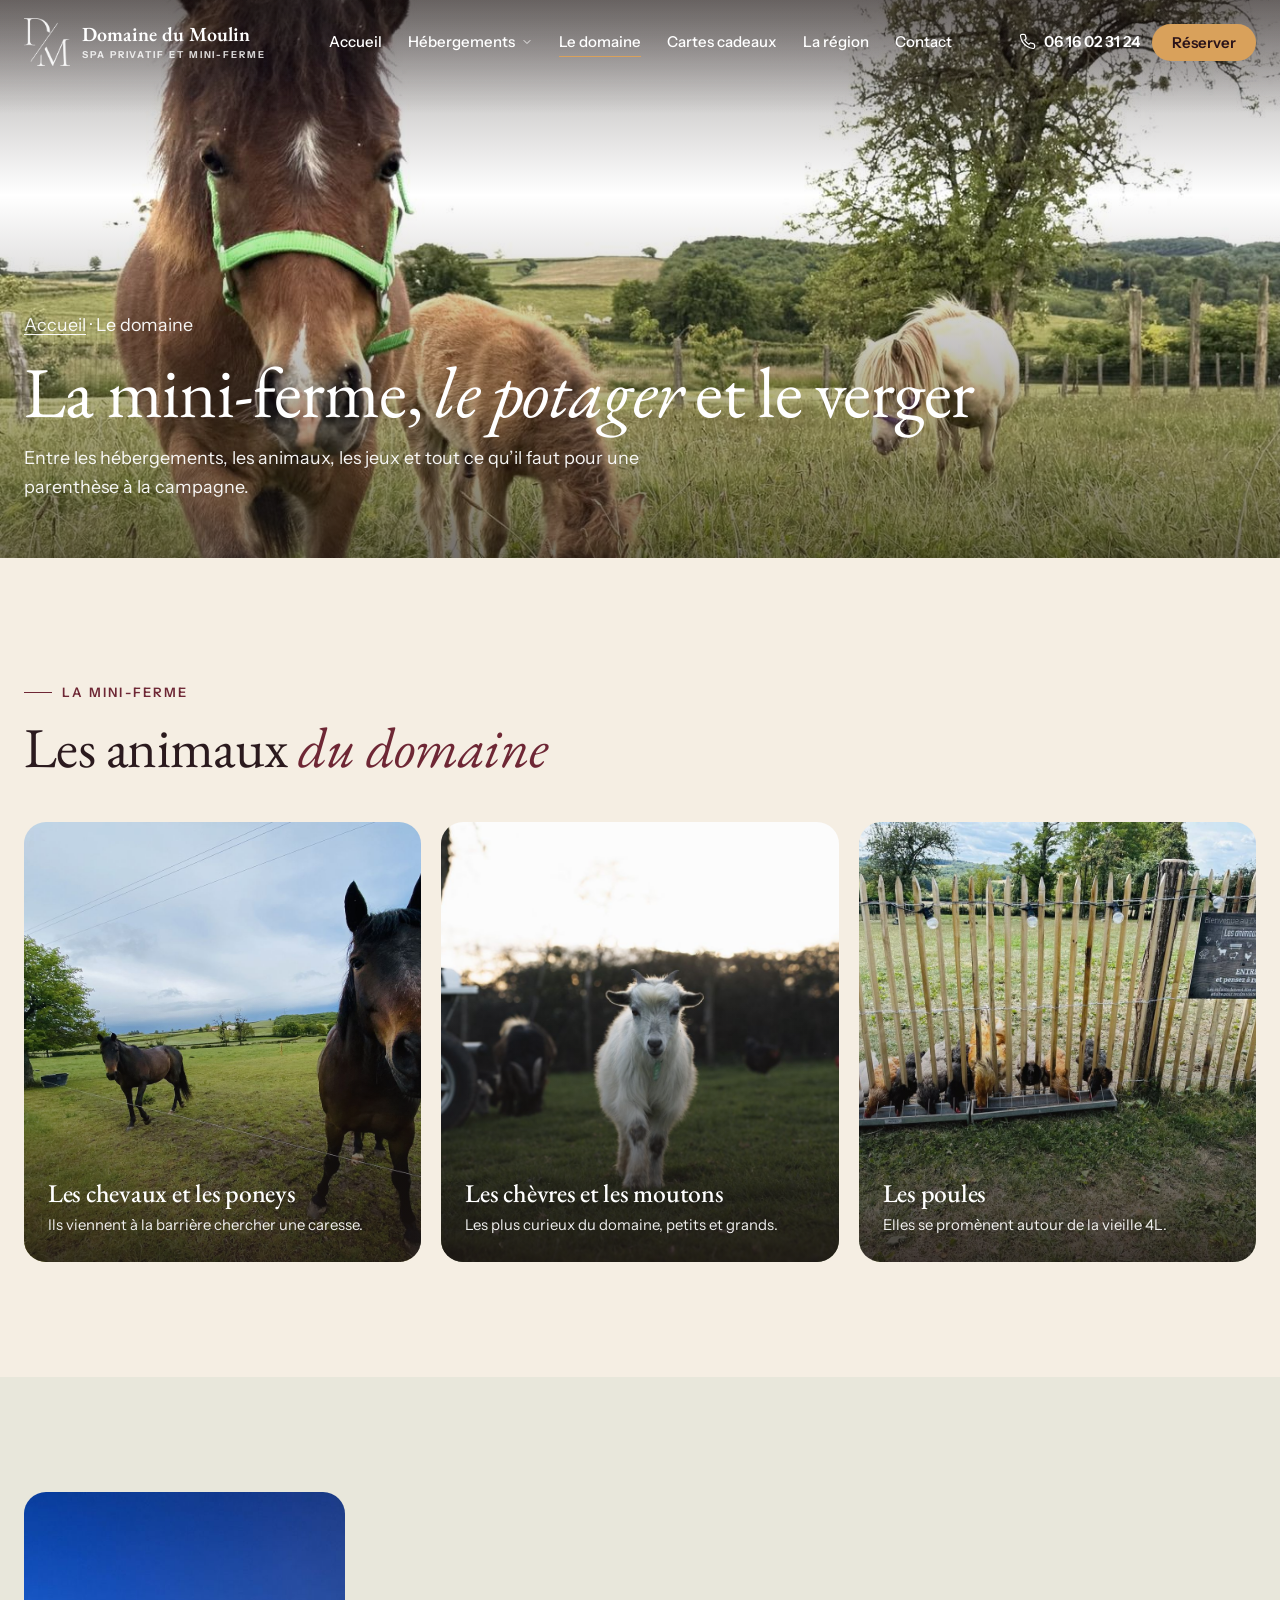
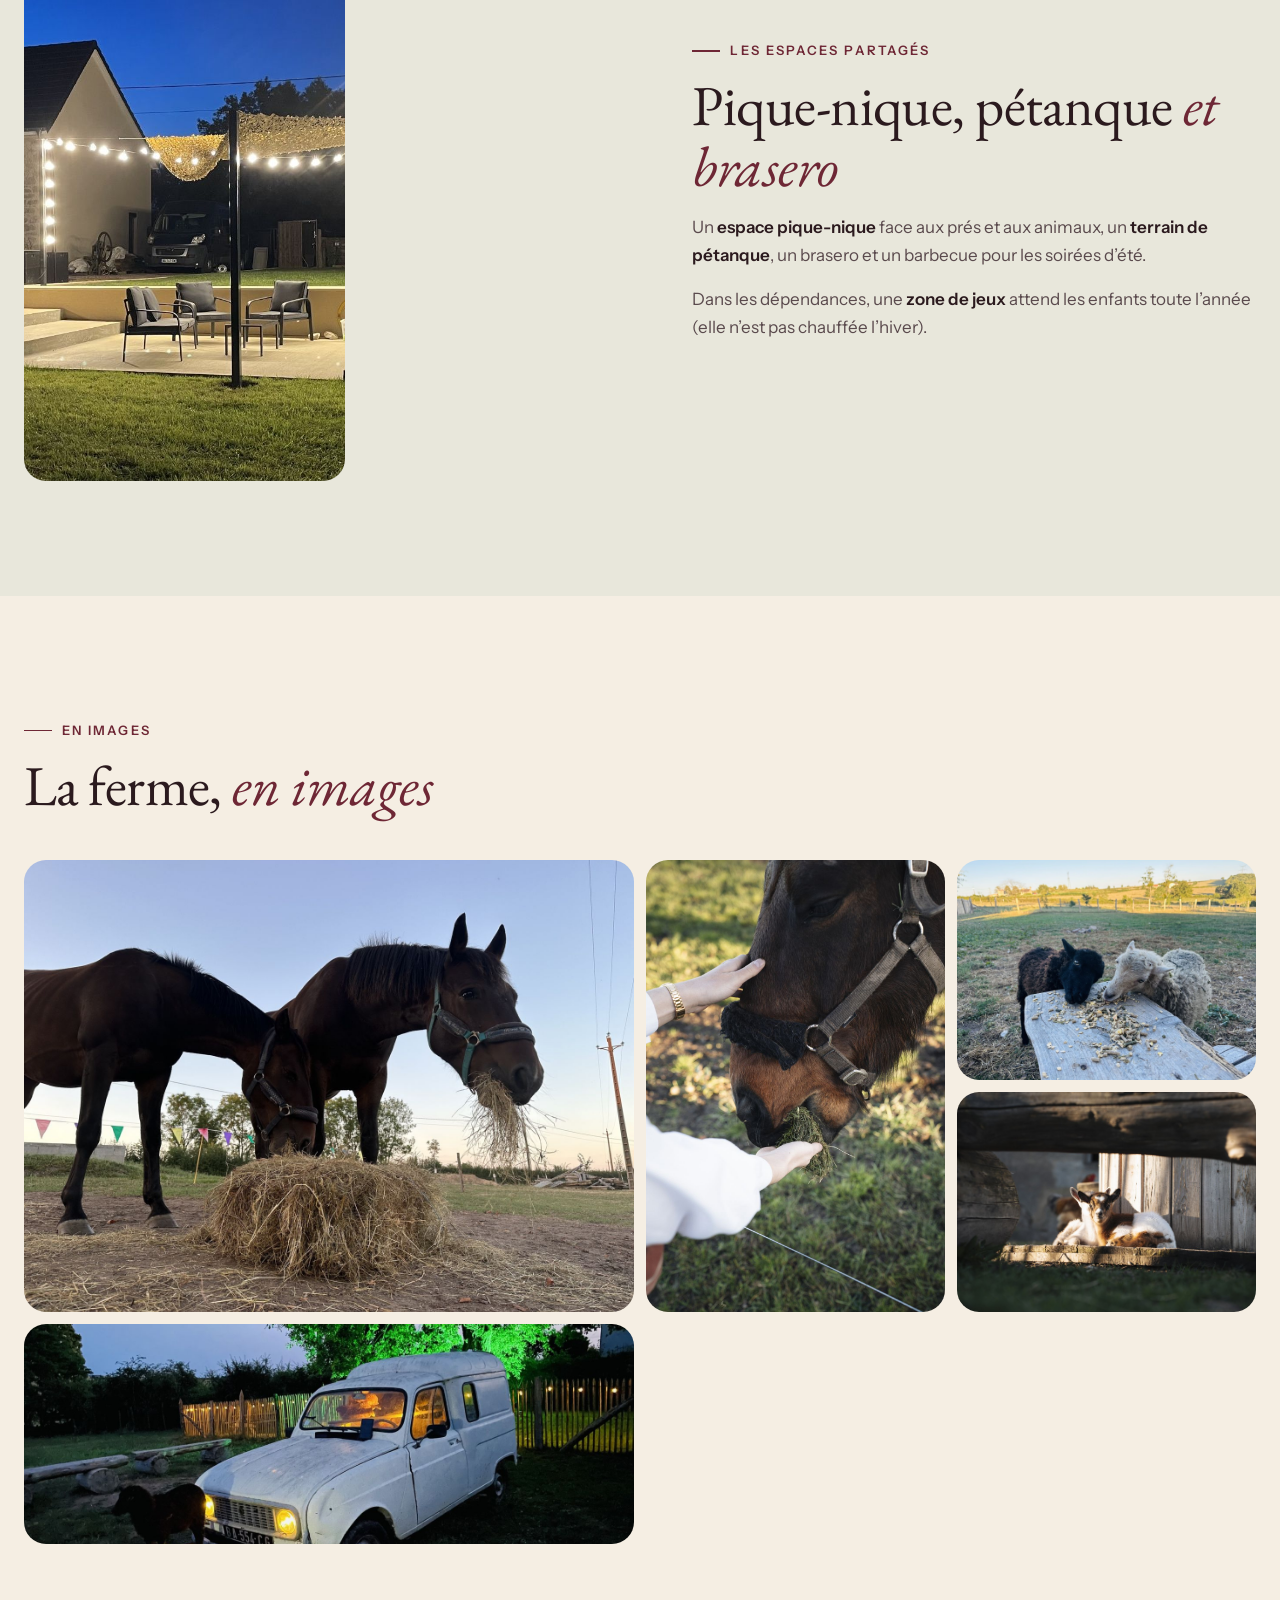
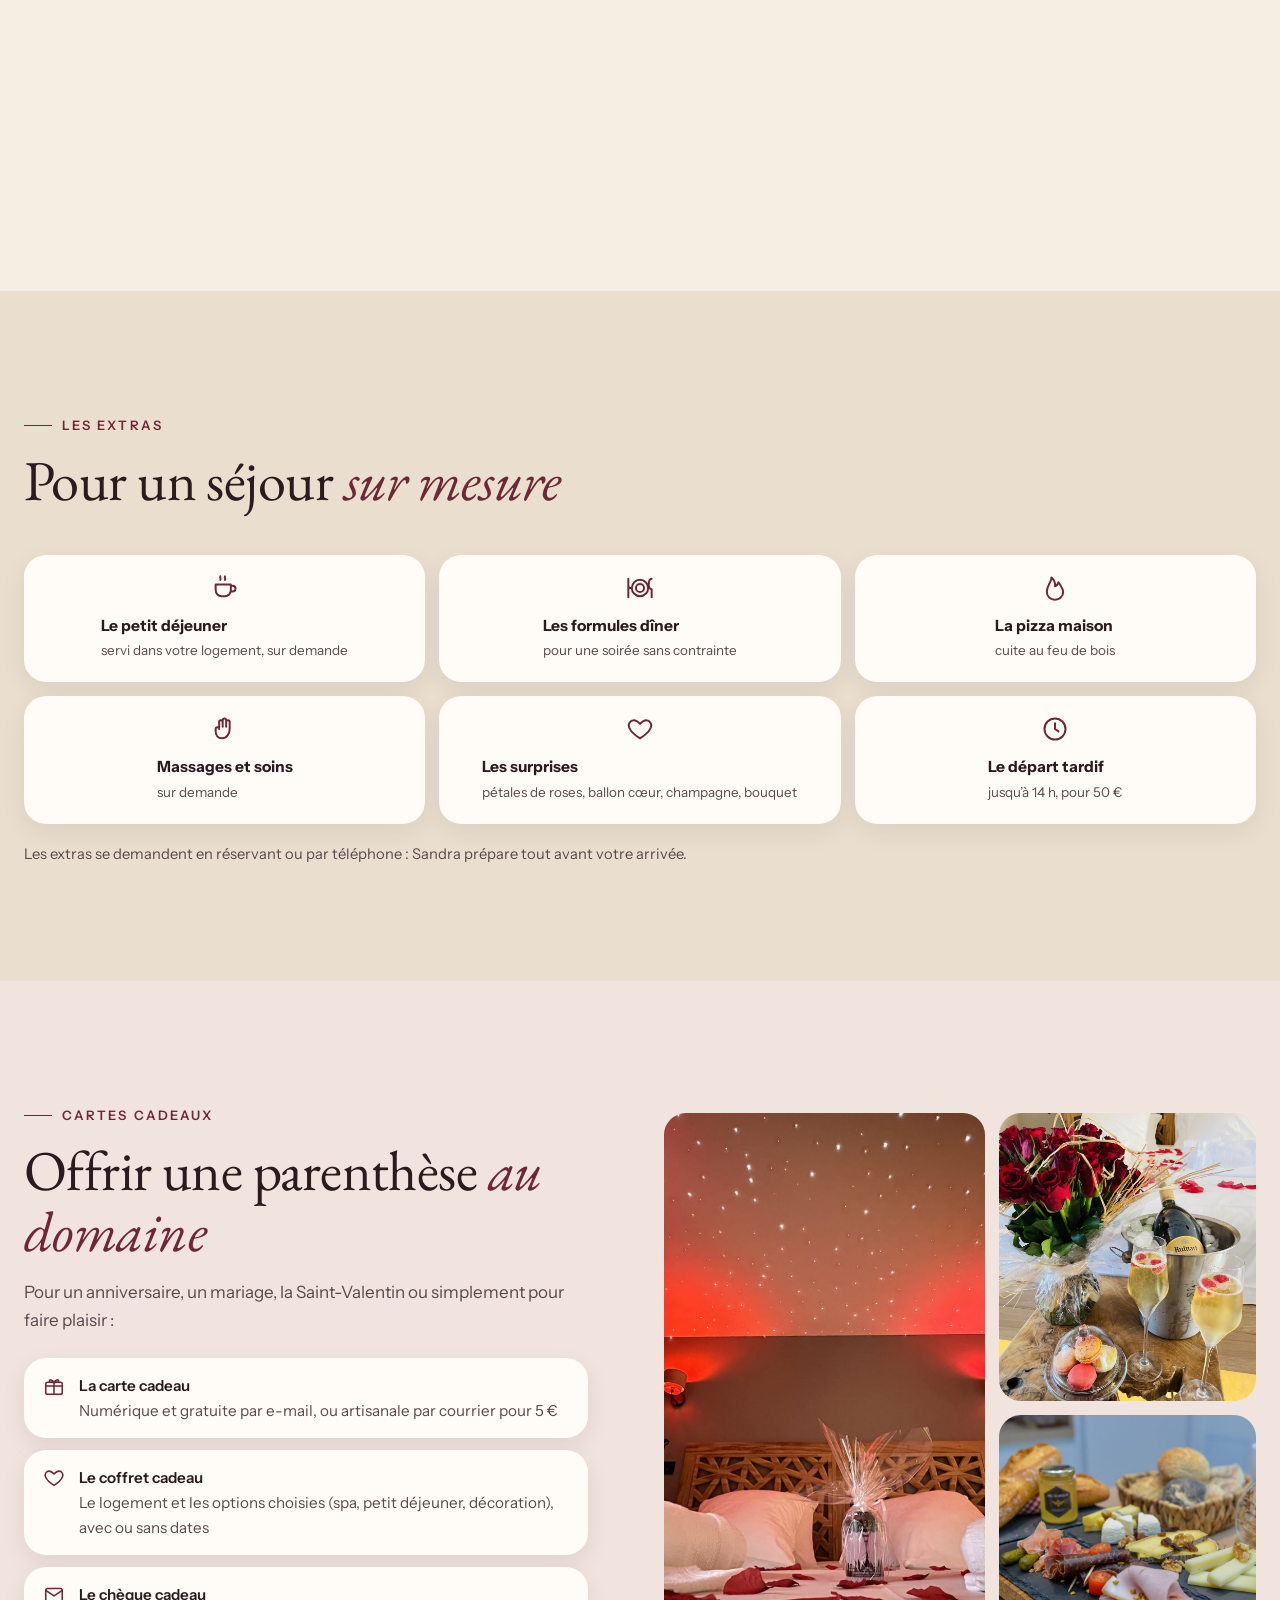
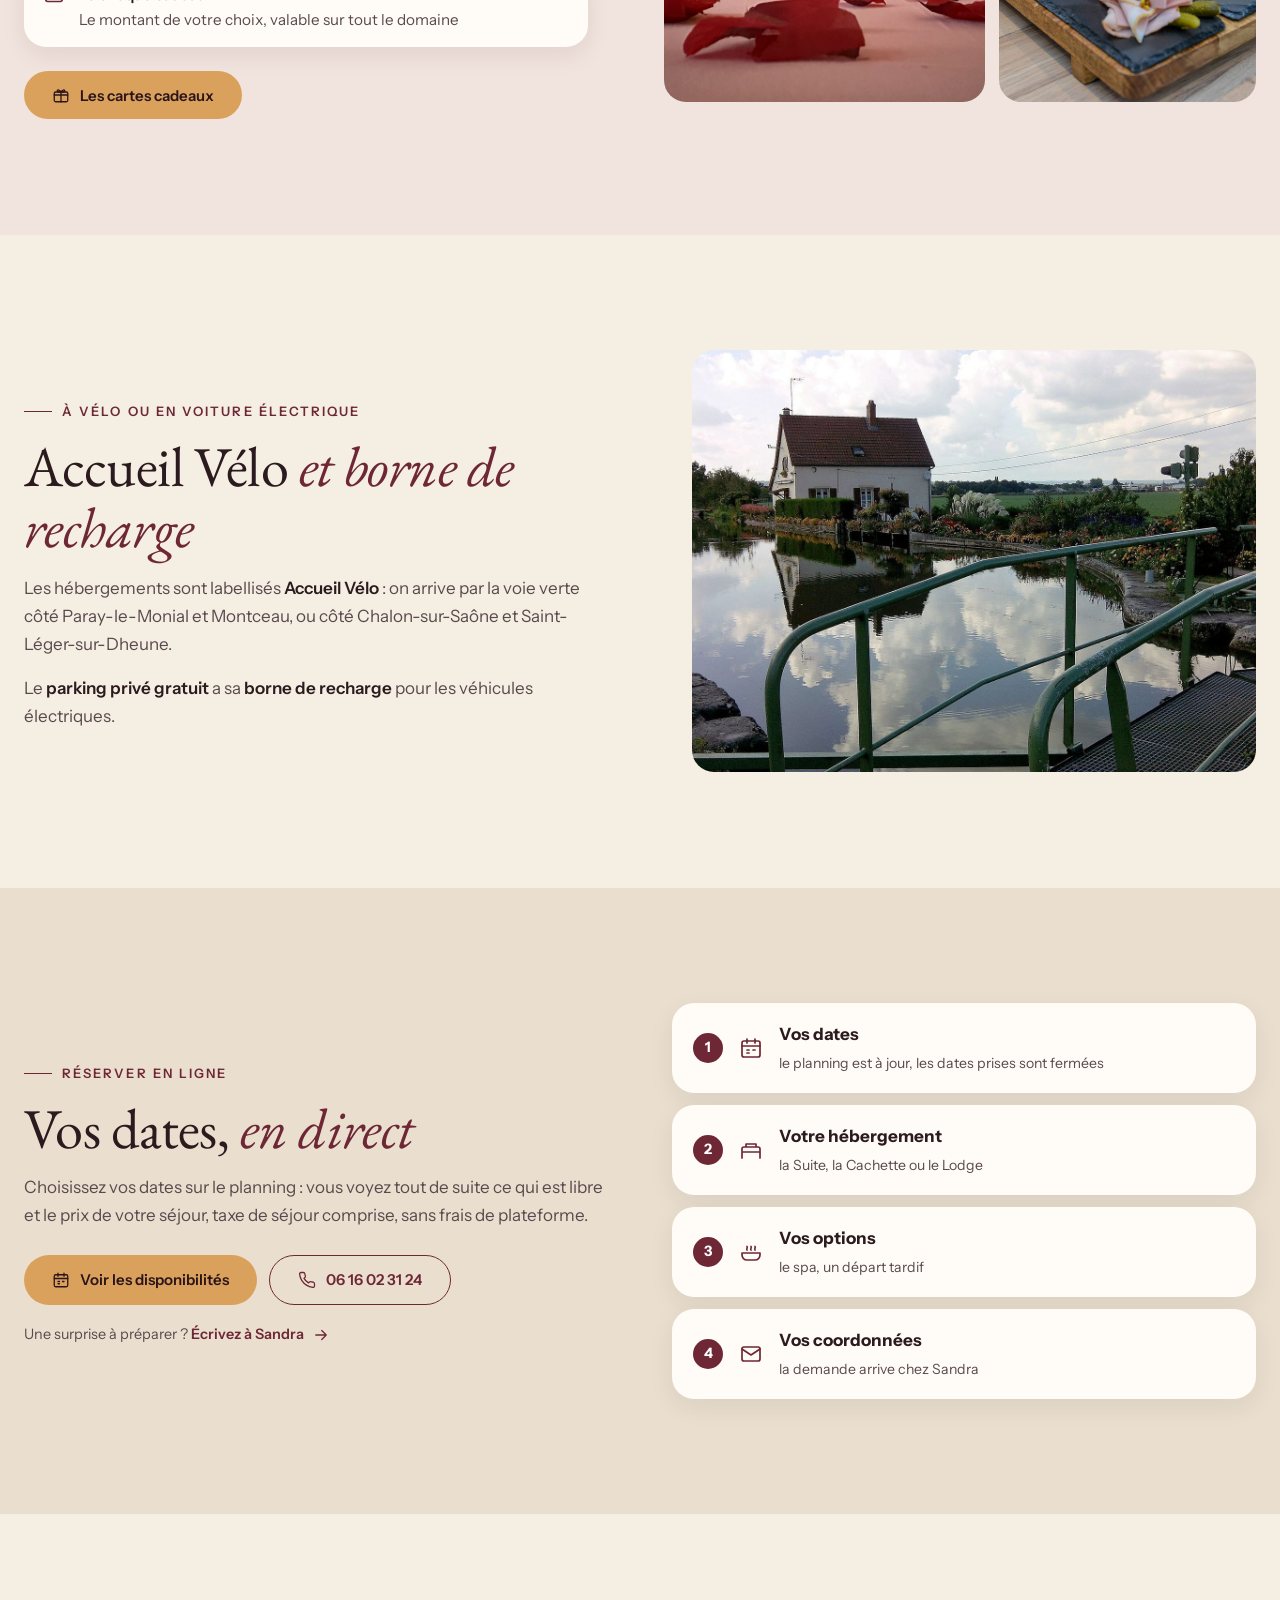
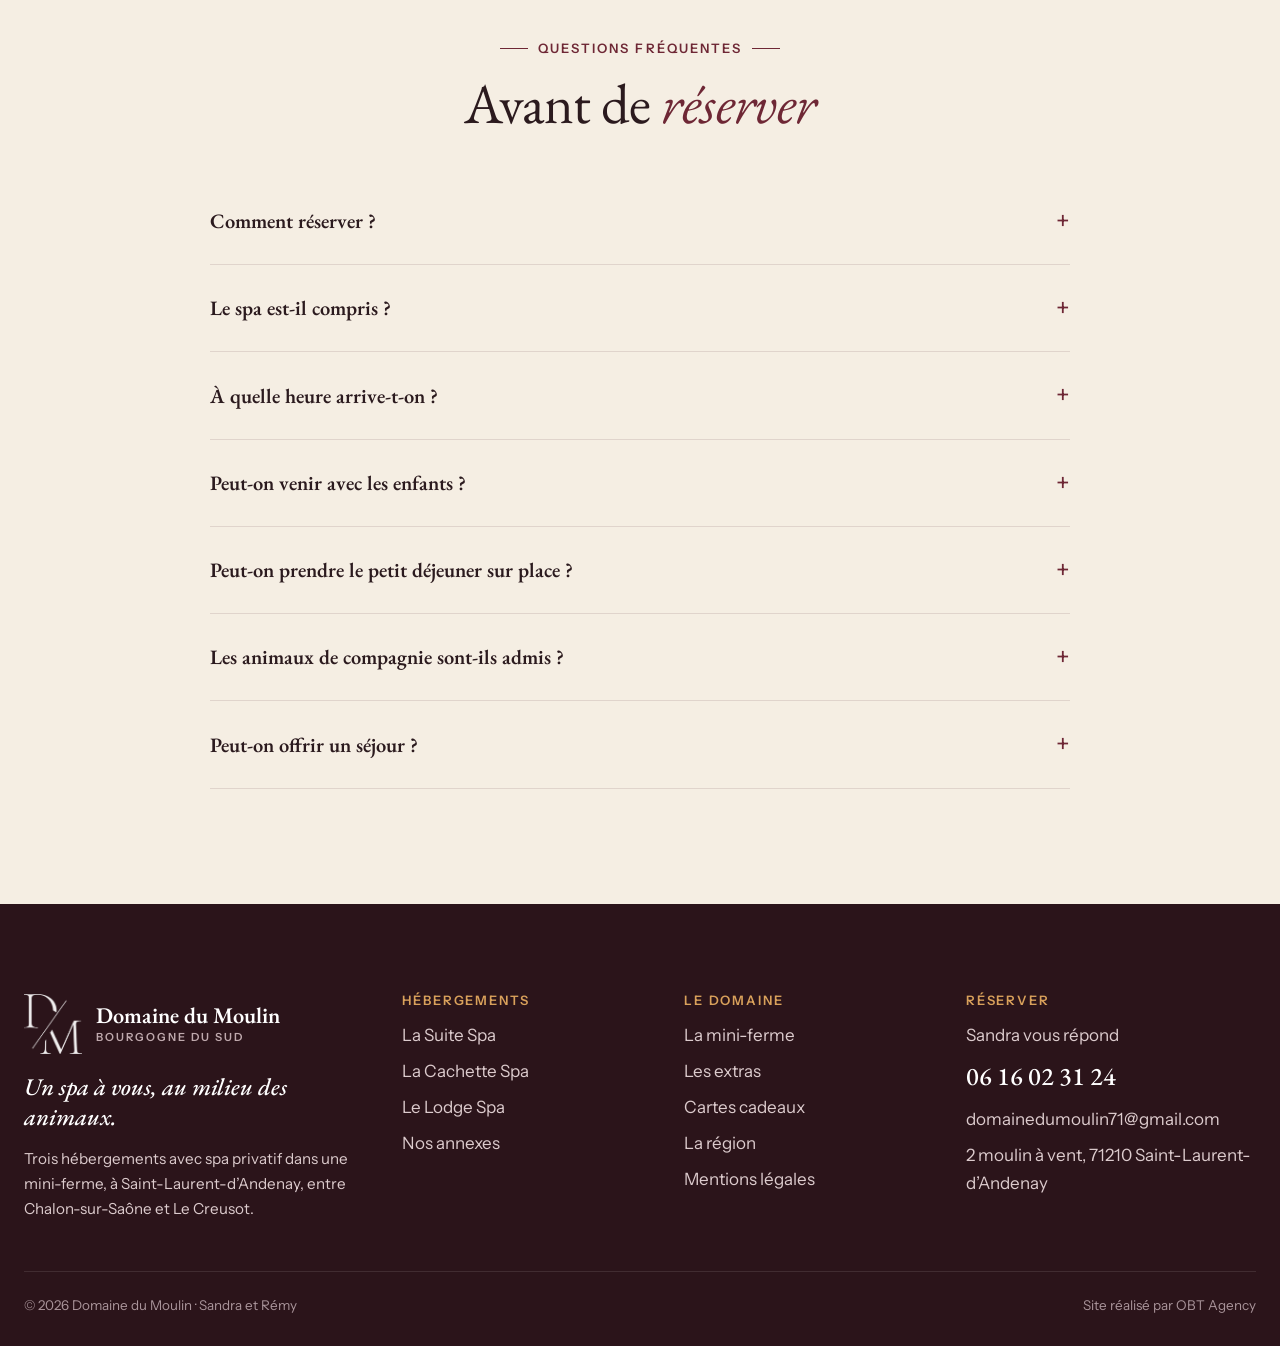
<file: le-domaine.html>
<!doctype html>
<html lang="fr">
<head>
<meta charset="utf-8">
<meta name="viewport" content="width=device-width, initial-scale=1">
<meta name="robots" content="noindex, nofollow">
<title>Le domaine · Mini-ferme, extras et cartes cadeaux · Domaine du Moulin</title>
<meta name="description" content="La mini-ferme du Domaine du Moulin (chevaux, chèvres, moutons, poules), ses espaces de jeux, ses extras (petit déjeuner, dîner, massages) et ses cartes cadeaux.">
<link rel="icon" href="images/monogramme-sombre.png">
<link rel="preconnect" href="https://fonts.googleapis.com">
<link rel="preconnect" href="https://fonts.gstatic.com" crossorigin>
<link href="https://fonts.googleapis.com/css2?family=EB+Garamond:ital,wght@0,400;0,500;0,600;1,400;1,500;1,600&family=Instrument+Sans:wght@400;500;600&display=swap" rel="stylesheet">
<link rel="stylesheet" href="css/style.css">
</head>
<body data-page="domaine">
<header class="entete">
  <div class="conteneur barre">
    <a class="logo" href="index.html" aria-label="Domaine du Moulin, accueil"><span class="monogramme"><img class="blanc" src="images/monogramme-blanc.png" alt="" width="483" height="500"><img class="sombre" src="images/monogramme-sombre.png" alt="" width="483" height="500"></span><span class="nom">Domaine du Moulin<small>Spa privatif et mini-ferme</small></span></a>
    <ul class="menu">
      <li><a href="index.html">Accueil</a></li>
      <li><a class="ouvrir" href="hebergements.html">Hébergements <svg viewBox="0 0 24 24" fill="none" stroke="currentColor" stroke-width="1.7" stroke-linecap="round" stroke-linejoin="round" aria-hidden="true"><path d="m6 9 6 6 6-6"/></svg></a>
        <div class="sous-menu"><a href="la-suite-spa.html"><img src="images/suite/spa.jpg" alt=""><span>La Suite Spa<small>45 m² · 2 personnes</small></span></a><a href="la-cachette-spa.html"><img src="images/cachette/interieur.jpg" alt=""><span>La Cachette Spa<small>20 m² · 2 à 4 personnes</small></span></a><a href="le-lodge-spa.html"><img src="images/lodge/camion.jpg" alt=""><span>Le Lodge Spa<small>65 m² · 1 à 8 personnes</small></span></a><a class="tous" href="hebergements.html">Comparer les hébergements</a></div></li>
      <li><a href="le-domaine.html" class="actif">Le domaine</a></li>
      <li><a href="cartes-cadeaux.html">Cartes cadeaux</a></li>
      <li><a href="la-region.html">La région</a></li>
      <li><a href="contact.html">Contact</a></li>
    </ul>
    <div class="actions">
      <a class="tel-entete" href="tel:+33616023124"><svg viewBox="0 0 24 24" fill="none" stroke="currentColor" stroke-width="1.7" stroke-linecap="round" stroke-linejoin="round" aria-hidden="true"><path d="M22 16.9v3a2 2 0 0 1-2.2 2 19.8 19.8 0 0 1-8.6-3.1 19.5 19.5 0 0 1-6-6A19.8 19.8 0 0 1 2.1 4.2 2 2 0 0 1 4.1 2h3a2 2 0 0 1 2 1.7c.1 1 .4 1.9.7 2.8a2 2 0 0 1-.5 2.1L8 9.9a16 16 0 0 0 6 6l1.3-1.3a2 2 0 0 1 2.1-.4c.9.3 1.8.6 2.8.7a2 2 0 0 1 1.7 2z"/></svg><span>06 16 02 31 24</span></a>
      <a class="btn btn-plein" href="contact.html#reserver" data-obt-reserve>Réserver</a>
      <button class="burger" aria-label="Menu" aria-expanded="false"><span></span></button>
    </div>
  </div>
</header>
<main>
<section class="bandeau">
  <img src="images/ferme/poneys.jpg" alt="Les poneys du domaine">
  <div class="conteneur">
    <p class="fil"><a href="index.html">Accueil</a> · Le domaine</p>
    <h1>La mini-ferme, <em>le potager</em> et le verger</h1>
    <p>Entre les hébergements, les animaux, les jeux et tout ce qu’il faut pour une parenthèse à la campagne.</p>
  </div>
</section>

<section class="section">
  <div class="conteneur">
    <div class="entete-section"><div><span class="surtitre">La mini-ferme</span><h2>Les animaux <em class="it">du domaine</em></h2></div></div>
    <div class="espaces"><div class="espace" data-reveal><img src="images/ferme/chevaux.jpg" alt="Les chevaux et les poneys" loading="lazy" decoding="async"><div class="txt"><h3>Les chevaux et les poneys</h3><p>Ils viennent à la barrière chercher une caresse.</p></div></div><div class="espace" data-reveal><img src="images/ferme/chevre-jeep.jpg" alt="Les chèvres et les moutons" loading="lazy" decoding="async"><div class="txt"><h3>Les chèvres et les moutons</h3><p>Les plus curieux du domaine, petits et grands.</p></div></div><div class="espace" data-reveal><img src="images/ferme/poules.jpg" alt="Les poules" loading="lazy" decoding="async"><div class="txt"><h3>Les poules</h3><p>Elles se promènent autour de la vieille 4L.</p></div></div></div>
  </div>
</section>

<section class="section sauge">
  <div class="conteneur duo">
    <div class="duo-photos" data-reveal><img src="images/domaine/terrasse-soir.jpg" alt="La grande terrasse et ses guirlandes" loading="lazy" decoding="async"><img src="images/domaine/petanque.jpg" alt="Le terrain de pétanque" loading="lazy" decoding="async"><img src="images/ferme/aire-jeux.jpg" alt="La zone de jeux des dépendances" loading="lazy" decoding="async"></div>
    <div class="duo-texte" data-reveal>
      <span class="surtitre">Les espaces partagés</span>
      <h2>Pique-nique, pétanque <em class="it">et brasero</em></h2>
      <p>Un <strong>espace pique-nique</strong> face aux prés et aux animaux, un <strong>terrain de pétanque</strong>, un brasero et un barbecue pour les soirées d’été.</p>
      <p>Dans les dépendances, une <strong>zone de jeux</strong> attend les enfants toute l’année (elle n’est pas chauffée l’hiver).</p>
    </div>
  </div>
</section>

<section class="section">
  <div class="conteneur">
    <div class="entete-section"><div><span class="surtitre">En images</span><h2>La ferme, <em class="it">en images</em></h2></div></div>
    <div class="mosaique" data-reveal><button class="grand" data-galerie="images/ferme/chevaux-foin.jpg" data-legende="Les chevaux et leur foin" aria-label="Agrandir : Les chevaux et leur foin"><img src="images/ferme/chevaux-foin.jpg" alt="Les chevaux et leur foin" loading="lazy" decoding="async"><span>Les chevaux et leur foin</span></button><button class="haut" data-galerie="images/ferme/cheval.jpg" data-legende="Une caresse au cheval" aria-label="Agrandir : Une caresse au cheval"><img src="images/ferme/cheval.jpg" alt="Une caresse au cheval" loading="lazy" decoding="async"><span>Une caresse au cheval</span></button><button class="" data-galerie="images/ferme/moutons.jpg" data-legende="Les moutons" aria-label="Agrandir : Les moutons"><img src="images/ferme/moutons.jpg" alt="Les moutons" loading="lazy" decoding="async"><span>Les moutons</span></button><button class="" data-galerie="images/ferme/chevreau.jpg" data-legende="Un chevreau au soleil" aria-label="Agrandir : Un chevreau au soleil"><img src="images/ferme/chevreau.jpg" alt="Un chevreau au soleil" loading="lazy" decoding="async"><span>Un chevreau au soleil</span></button><button class="large" data-galerie="images/ferme/r4-nuit.jpg" data-legende="La 4L et les moutons le soir" aria-label="Agrandir : La 4L et les moutons le soir"><img src="images/ferme/r4-nuit.jpg" alt="La 4L et les moutons le soir" loading="lazy" decoding="async"><span>La 4L et les moutons le soir</span></button><button class="" data-galerie="images/ferme/chevres-poules.jpg" data-legende="Les chèvres et les poules" aria-label="Agrandir : Les chèvres et les poules"><img src="images/ferme/chevres-poules.jpg" alt="Les chèvres et les poules" loading="lazy" decoding="async"><span>Les chèvres et les poules</span></button><button class="" data-galerie="images/ferme/enfants.jpg" data-legende="Les enfants au potager" aria-label="Agrandir : Les enfants au potager"><img src="images/ferme/enfants.jpg" alt="Les enfants au potager" loading="lazy" decoding="async"><span>Les enfants au potager</span></button><button class="large" data-galerie="images/domaine/bassin-nuit.jpg" data-legende="Le bassin la nuit" aria-label="Agrandir : Le bassin la nuit"><img src="images/domaine/bassin-nuit.jpg" alt="Le bassin la nuit" loading="lazy" decoding="async"><span>Le bassin la nuit</span></button><button class="" data-galerie="images/domaine/salle-jeux.jpg" data-legende="Les dépendances" aria-label="Agrandir : Les dépendances"><img src="images/domaine/salle-jeux.jpg" alt="Les dépendances" loading="lazy" decoding="async"><span>Les dépendances</span></button><button class="" data-galerie="images/ferme/aire-jeux.jpg" data-legende="La zone de jeux des dépendances" aria-label="Agrandir : La zone de jeux des dépendances"><img src="images/ferme/aire-jeux.jpg" alt="La zone de jeux des dépendances" loading="lazy" decoding="async"><span>La zone de jeux des dépendances</span></button></div>
  </div>
</section>

<section class="section creme" id="extras">
  <div class="conteneur">
    <div class="entete-section"><div><span class="surtitre">Les extras</span><h2>Pour un séjour <em class="it">sur mesure</em></h2></div></div>
    <div class="compris"><div class="bloc" data-reveal><svg viewBox="0 0 24 24" fill="none" stroke="currentColor" stroke-width="1.7" stroke-linecap="round" stroke-linejoin="round" aria-hidden="true"><path d="M4 9h13v5a5 5 0 0 1-5 5H9a5 5 0 0 1-5-5zM17 10h1.5a2.5 2.5 0 0 1 0 5H17M8 2c-.7 1 .7 2 0 3M12 2c-.7 1 .7 2 0 3"/></svg><div><strong>Le petit déjeuner</strong><small>servi dans votre logement, sur demande</small></div></div><div class="bloc" data-reveal><svg viewBox="0 0 24 24" fill="none" stroke="currentColor" stroke-width="1.7" stroke-linecap="round" stroke-linejoin="round" aria-hidden="true"><circle cx="12" cy="12" r="7"/><circle cx="12" cy="12" r="3.5"/><path d="M2 4v6a2 2 0 0 0 2 2M2 4v16M22 4c-1.5 0-2.5 2-2.5 5s1 4 2.5 4v7"/></svg><div><strong>Les formules dîner</strong><small>pour une soirée sans contrainte</small></div></div><div class="bloc" data-reveal><svg viewBox="0 0 24 24" fill="none" stroke="currentColor" stroke-width="1.7" stroke-linecap="round" stroke-linejoin="round" aria-hidden="true"><path d="M12 22c4 0 7-2.7 7-6.5 0-3.6-2.6-5.6-4-8.5-.6 2-1.6 3-3 3.5.3-2.8-.7-5.5-3-7.5.2 3.6-4 6.4-4 12.5C5 19.3 8 22 12 22z"/></svg><div><strong>La pizza maison</strong><small>cuite au feu de bois</small></div></div><div class="bloc" data-reveal><svg viewBox="0 0 24 24" fill="none" stroke="currentColor" stroke-width="1.7" stroke-linecap="round" stroke-linejoin="round" aria-hidden="true"><path d="M7 11V6a1.5 1.5 0 0 1 3 0v4M10 10V4.5a1.5 1.5 0 0 1 3 0V10M13 10V6a1.5 1.5 0 0 1 3 0v6c0 4-2.5 8-6.5 8S4 17 4 14v-2a1.5 1.5 0 0 1 3 0"/></svg><div><strong>Massages et soins</strong><small>sur demande</small></div></div><div class="bloc" data-reveal><svg viewBox="0 0 24 24" fill="none" stroke="currentColor" stroke-width="1.7" stroke-linecap="round" stroke-linejoin="round" aria-hidden="true"><path d="M12 20s-7.5-4.6-9.3-9.3C1.5 7.5 3.6 4.5 6.8 4.5c2 0 3.3 1.1 5.2 3 1.9-1.9 3.2-3 5.2-3 3.2 0 5.3 3 4.1 6.2C19.5 15.4 12 20 12 20z"/></svg><div><strong>Les surprises</strong><small>pétales de roses, ballon cœur, champagne, bouquet</small></div></div><div class="bloc" data-reveal><svg viewBox="0 0 24 24" fill="none" stroke="currentColor" stroke-width="1.7" stroke-linecap="round" stroke-linejoin="round" aria-hidden="true"><circle cx="12" cy="12" r="9"/><path d="M12 7v5l3 2"/></svg><div><strong>Le départ tardif</strong><small>jusqu’à 14 h, pour 50 €</small></div></div></div>
    <p class="note-prix">Les extras se demandent en réservant ou par téléphone : Sandra prépare tout avant votre arrivée.</p>
  </div>
</section>

<section class="section rose" id="cadeaux">
  <div class="conteneur duo inverse">
    <div class="duo-photos" data-reveal><img src="images/suite/petales.jpg" alt="La Suite décorée de pétales de roses" loading="lazy" decoding="async"><img src="images/extras/champagne.jpg" alt="Les roses et le champagne" loading="lazy" decoding="async"><img src="images/extras/planche.jpg" alt="Une planche à partager" loading="lazy" decoding="async"></div>
    <div class="duo-texte" data-reveal>
      <span class="surtitre">Cartes cadeaux</span>
      <h2>Offrir une parenthèse <em class="it">au domaine</em></h2>
      <p>Pour un anniversaire, un mariage, la Saint-Valentin ou simplement pour faire plaisir :</p>
      <ul class="acces">
        <li><svg viewBox="0 0 24 24" fill="none" stroke="currentColor" stroke-width="1.7" stroke-linecap="round" stroke-linejoin="round" aria-hidden="true"><rect x="3" y="8" width="18" height="13" rx="2"/><path d="M12 8v13M3 12h18M12 8c-1.5-3-5-3.5-5-1.5S10 8 12 8zM12 8c1.5-3 5-3.5 5-1.5S14 8 12 8z"/></svg><span><strong>La carte cadeau</strong>Numérique et gratuite par e-mail, ou artisanale par courrier pour 5 €</span></li>
        <li><svg viewBox="0 0 24 24" fill="none" stroke="currentColor" stroke-width="1.7" stroke-linecap="round" stroke-linejoin="round" aria-hidden="true"><path d="M12 20s-7.5-4.6-9.3-9.3C1.5 7.5 3.6 4.5 6.8 4.5c2 0 3.3 1.1 5.2 3 1.9-1.9 3.2-3 5.2-3 3.2 0 5.3 3 4.1 6.2C19.5 15.4 12 20 12 20z"/></svg><span><strong>Le coffret cadeau</strong>Le logement et les options choisies (spa, petit déjeuner, décoration), avec ou sans dates</span></li>
        <li><svg viewBox="0 0 24 24" fill="none" stroke="currentColor" stroke-width="1.7" stroke-linecap="round" stroke-linejoin="round" aria-hidden="true"><rect x="3" y="5" width="18" height="14" rx="2"/><path d="m3 7 9 6 9-6"/></svg><span><strong>Le chèque cadeau</strong>Le montant de votre choix, valable sur tout le domaine</span></li>
      </ul>
      <a class="btn btn-plein" href="cartes-cadeaux.html"><svg viewBox="0 0 24 24" fill="none" stroke="currentColor" stroke-width="1.7" stroke-linecap="round" stroke-linejoin="round" aria-hidden="true"><rect x="3" y="8" width="18" height="13" rx="2"/><path d="M12 8v13M3 12h18M12 8c-1.5-3-5-3.5-5-1.5S10 8 12 8zM12 8c1.5-3 5-3.5 5-1.5S14 8 12 8z"/></svg> Les cartes cadeaux</a>
    </div>
  </div>
</section>

<section class="section">
  <div class="conteneur duo">
    <div class="duo-texte" data-reveal>
      <span class="surtitre">À vélo ou en voiture électrique</span>
      <h2>Accueil Vélo <em class="it">et borne de recharge</em></h2>
      <p>Les hébergements sont labellisés <strong>Accueil Vélo</strong> : on arrive par la voie verte côté Paray-le-Monial et Montceau, ou côté Chalon-sur-Saône et Saint-Léger-sur-Dheune.</p>
      <p>Le <strong>parking privé gratuit</strong> a sa <strong>borne de recharge</strong> pour les véhicules électriques.</p>
    </div>
    <div data-reveal><img class="photo-region" src="images/region/canal.jpg" alt="Le canal du Centre, à vélo" loading="lazy" decoding="async"></div>
  </div>
</section>

<section class="section creme" id="reservation">
  <div class="conteneur bloc-resa">
    <div data-reveal>
      <span class="surtitre">Réserver en ligne</span>
      <h2>Vos dates, <em class="it">en direct</em></h2>
      <p class="intro-contact">Choisissez vos dates sur le planning : vous voyez tout de suite ce qui est libre et le prix de votre séjour, taxe de séjour comprise, sans frais de plateforme.</p>
      <div class="boutons"><a class="btn btn-plein" href="contact.html#reserver" data-obt-reserve><svg viewBox="0 0 24 24" fill="none" stroke="currentColor" stroke-width="1.7" stroke-linecap="round" stroke-linejoin="round" aria-hidden="true"><rect x="3" y="5" width="18" height="16" rx="2"/><path d="M3 10h18M8 3v4M16 3v4M8 14h2M14 14h2M8 17h2"/></svg> Voir les disponibilités</a><a class="btn btn-contour" href="tel:+33616023124"><svg viewBox="0 0 24 24" fill="none" stroke="currentColor" stroke-width="1.7" stroke-linecap="round" stroke-linejoin="round" aria-hidden="true"><path d="M22 16.9v3a2 2 0 0 1-2.2 2 19.8 19.8 0 0 1-8.6-3.1 19.5 19.5 0 0 1-6-6A19.8 19.8 0 0 1 2.1 4.2 2 2 0 0 1 4.1 2h3a2 2 0 0 1 2 1.7c.1 1 .4 1.9.7 2.8a2 2 0 0 1-.5 2.1L8 9.9a16 16 0 0 0 6 6l1.3-1.3a2 2 0 0 1 2.1-.4c.9.3 1.8.6 2.8.7a2 2 0 0 1 1.7 2z"/></svg> 06 16 02 31 24</a></div>
      <p class="petit">Une surprise à préparer ? <a class="lien-fleche" href="contact.html">Écrivez à Sandra <svg viewBox="0 0 24 24" fill="none" stroke="currentColor" stroke-width="1.7" stroke-linecap="round" stroke-linejoin="round" aria-hidden="true"><path d="M5 12h14M13 6l6 6-6 6"/></svg></a></p>
    </div>
    <ol class="etapes-resa" data-reveal><li><span class="num">1</span><svg viewBox="0 0 24 24" fill="none" stroke="currentColor" stroke-width="1.7" stroke-linecap="round" stroke-linejoin="round" aria-hidden="true"><rect x="3" y="5" width="18" height="16" rx="2"/><path d="M3 10h18M8 3v4M16 3v4M8 14h2M14 14h2M8 17h2"/></svg><div><strong>Vos dates</strong><small>le planning est à jour, les dates prises sont fermées</small></div></li><li><span class="num">2</span><svg viewBox="0 0 24 24" fill="none" stroke="currentColor" stroke-width="1.7" stroke-linecap="round" stroke-linejoin="round" aria-hidden="true"><path d="M3 18v-7a2 2 0 0 1 2-2h14a2 2 0 0 1 2 2v7M3 14h18M3 18v2M21 18v2M7 9V6h10v3"/></svg><div><strong>Votre hébergement</strong><small>la Suite, la Cachette ou le Lodge</small></div></li><li><span class="num">3</span><svg viewBox="0 0 24 24" fill="none" stroke="currentColor" stroke-width="1.7" stroke-linecap="round" stroke-linejoin="round" aria-hidden="true"><path d="M3 13h18v2a5 5 0 0 1-5 5H8a5 5 0 0 1-5-5z"/><path d="M8 10c-1-1.2 1-2.3 0-3.5M12 10c-1-1.2 1-2.3 0-3.5M16 10c-1-1.2 1-2.3 0-3.5"/></svg><div><strong>Vos options</strong><small>le spa, un départ tardif</small></div></li><li><span class="num">4</span><svg viewBox="0 0 24 24" fill="none" stroke="currentColor" stroke-width="1.7" stroke-linecap="round" stroke-linejoin="round" aria-hidden="true"><rect x="3" y="5" width="18" height="14" rx="2"/><path d="m3 7 9 6 9-6"/></svg><div><strong>Vos coordonnées</strong><small>la demande arrive chez Sandra</small></div></li></ol>
  </div>
</section>
<section class="section" id="questions">
  <div class="conteneur">
    <div class="entete-section centre"><div><span class="surtitre">Questions fréquentes</span><h2>Avant de <em class="it">réserver</em></h2></div></div>
    <div class="faq"><details><summary>Comment réserver ?</summary><p>En ligne, avec le bouton « Réserver » : vous choisissez vos dates sur le planning, votre hébergement et vos options (spa, départ tardif). Le prix du séjour s’affiche aussitôt, taxe de séjour comprise. Vous pouvez aussi appeler Sandra au 06 16 02 31 24.</p></details><details><summary>Le spa est-il compris ?</summary><p>Dans la Suite Spa, oui : la baignoire spa XXL et le sauna sont dans la suite. À la Cachette et au Lodge, le spa de la terrasse est en option, 50 € la nuit, chauffé entre 35 et 40 °C toute l’année : réservez-le à l’avance pour qu’il soit prêt à votre arrivée.</p></details><details><summary>À quelle heure arrive-t-on ?</summary><p>L’arrivée est autonome à partir de 17 h : la procédure pour récupérer les clés vous est envoyée le jour de votre arrivée. Le départ se fait à 11 h (10 h au Lodge). Un départ tardif jusqu’à 14 h est possible pour 50 €.</p></details><details><summary>Peut-on venir avec les enfants ?</summary><p>Oui, à la Cachette (2 adultes et 2 enfants) et au Lodge (jusqu’à 8, avec un lit camion de pompier et un lit bébé). La Suite Spa est réservée aux couples. Les enfants adorent la mini-ferme et la zone de jeux des dépendances.</p></details><details><summary>Peut-on prendre le petit déjeuner sur place ?</summary><p>Oui, sur demande et en supplément : il est servi directement dans votre logement. Des formules dîner, des massages et des décorations sur mesure (pétales de roses, champagne, ballons) sont aussi proposés.</p></details><details><summary>Les animaux de compagnie sont-ils admis ?</summary><p>Pas dans les hébergements du domaine, qui sont aussi non-fumeurs. Nos annexes du Creusot et de Montchanin, elles, accueillent les animaux : appelez-nous pour en parler.</p></details><details><summary>Peut-on offrir un séjour ?</summary><p>Oui : la carte cadeau numérique est envoyée gratuitement par e-mail, la carte artisanale par courrier pour 5 €. Le coffret cadeau comprend le logement et les options choisies, avec ou sans dates ; le chèque cadeau a le montant de votre choix.</p></details></div>
  </div>
</section>
</main>
<footer class="pied">
  <div class="conteneur">
    <div class="grille">
      <div>
        <a class="logo-pied" href="index.html"><img src="images/monogramme-blanc.png" alt="" width="483" height="500"><span>Domaine du Moulin<small>Bourgogne du Sud</small></span></a>
        <p class="accroche">Un spa à vous, au milieu des animaux.</p>
        <p>Trois hébergements avec spa privatif dans une mini-ferme, à Saint-Laurent-d’Andenay, entre Chalon-sur-Saône et Le Creusot.</p>
      </div>
      <div><h4>Hébergements</h4><ul><li><a href="la-suite-spa.html">La Suite Spa</a></li><li><a href="la-cachette-spa.html">La Cachette Spa</a></li><li><a href="le-lodge-spa.html">Le Lodge Spa</a></li><li><a href="hebergements.html#annexes">Nos annexes</a></li></ul></div>
      <div><h4>Le domaine</h4><ul><li><a href="le-domaine.html">La mini-ferme</a></li><li><a href="le-domaine.html#extras">Les extras</a></li><li><a href="cartes-cadeaux.html">Cartes cadeaux</a></li><li><a href="la-region.html">La région</a></li><li><a href="mentions-legales.html">Mentions légales</a></li></ul></div>
      <div><h4>Réserver</h4><ul><li>Sandra vous répond<a class="tel-pied" href="tel:+33616023124">06 16 02 31 24</a></li><li><a href="mailto:domainedumoulin71@gmail.com">domainedumoulin71@gmail.com</a></li><li>2 moulin à vent, 71210 Saint-Laurent-d’Andenay</li></ul></div>
    </div>
    <div class="bas"><span>© 2026 Domaine du Moulin · Sandra et Rémy</span><span>Site réalisé par OBT Agency</span></div>
  </div>
</footer>
<nav class="barre-mobile" aria-label="Contact rapide">
  <a class="appeler" href="tel:+33616023124"><svg viewBox="0 0 24 24" fill="none" stroke="currentColor" stroke-width="1.7" stroke-linecap="round" stroke-linejoin="round" aria-hidden="true"><path d="M22 16.9v3a2 2 0 0 1-2.2 2 19.8 19.8 0 0 1-8.6-3.1 19.5 19.5 0 0 1-6-6A19.8 19.8 0 0 1 2.1 4.2 2 2 0 0 1 4.1 2h3a2 2 0 0 1 2 1.7c.1 1 .4 1.9.7 2.8a2 2 0 0 1-.5 2.1L8 9.9a16 16 0 0 0 6 6l1.3-1.3a2 2 0 0 1 2.1-.4c.9.3 1.8.6 2.8.7a2 2 0 0 1 1.7 2z"/></svg> Appeler</a>
  <a href="contact.html#reserver" data-obt-reserve><svg viewBox="0 0 24 24" fill="none" stroke="currentColor" stroke-width="1.7" stroke-linecap="round" stroke-linejoin="round" aria-hidden="true"><rect x="3" y="5" width="18" height="16" rx="2"/><path d="M3 10h18M8 3v4M16 3v4M8 14h2M14 14h2M8 17h2"/></svg> Réserver</a>
</nav>
<script src="js/site.js"></script>
<div data-obt-booking data-obt-key="demo-domaine-du-moulin" data-obt-api="https://demo-domaine-du-moulin.obt.invalid" data-obt-form-key="demo" data-obt-form-endpoint="https://demo-domaine-du-moulin.obt.invalid/envoi" data-obt-subject="Demande de réservation au Domaine du Moulin"></div>
<script src="js/obt-demo.js"></script>
<script src="https://obt-gestion.com/blocks/obt-booking.js" defer></script>
</body>
</html>
</file>
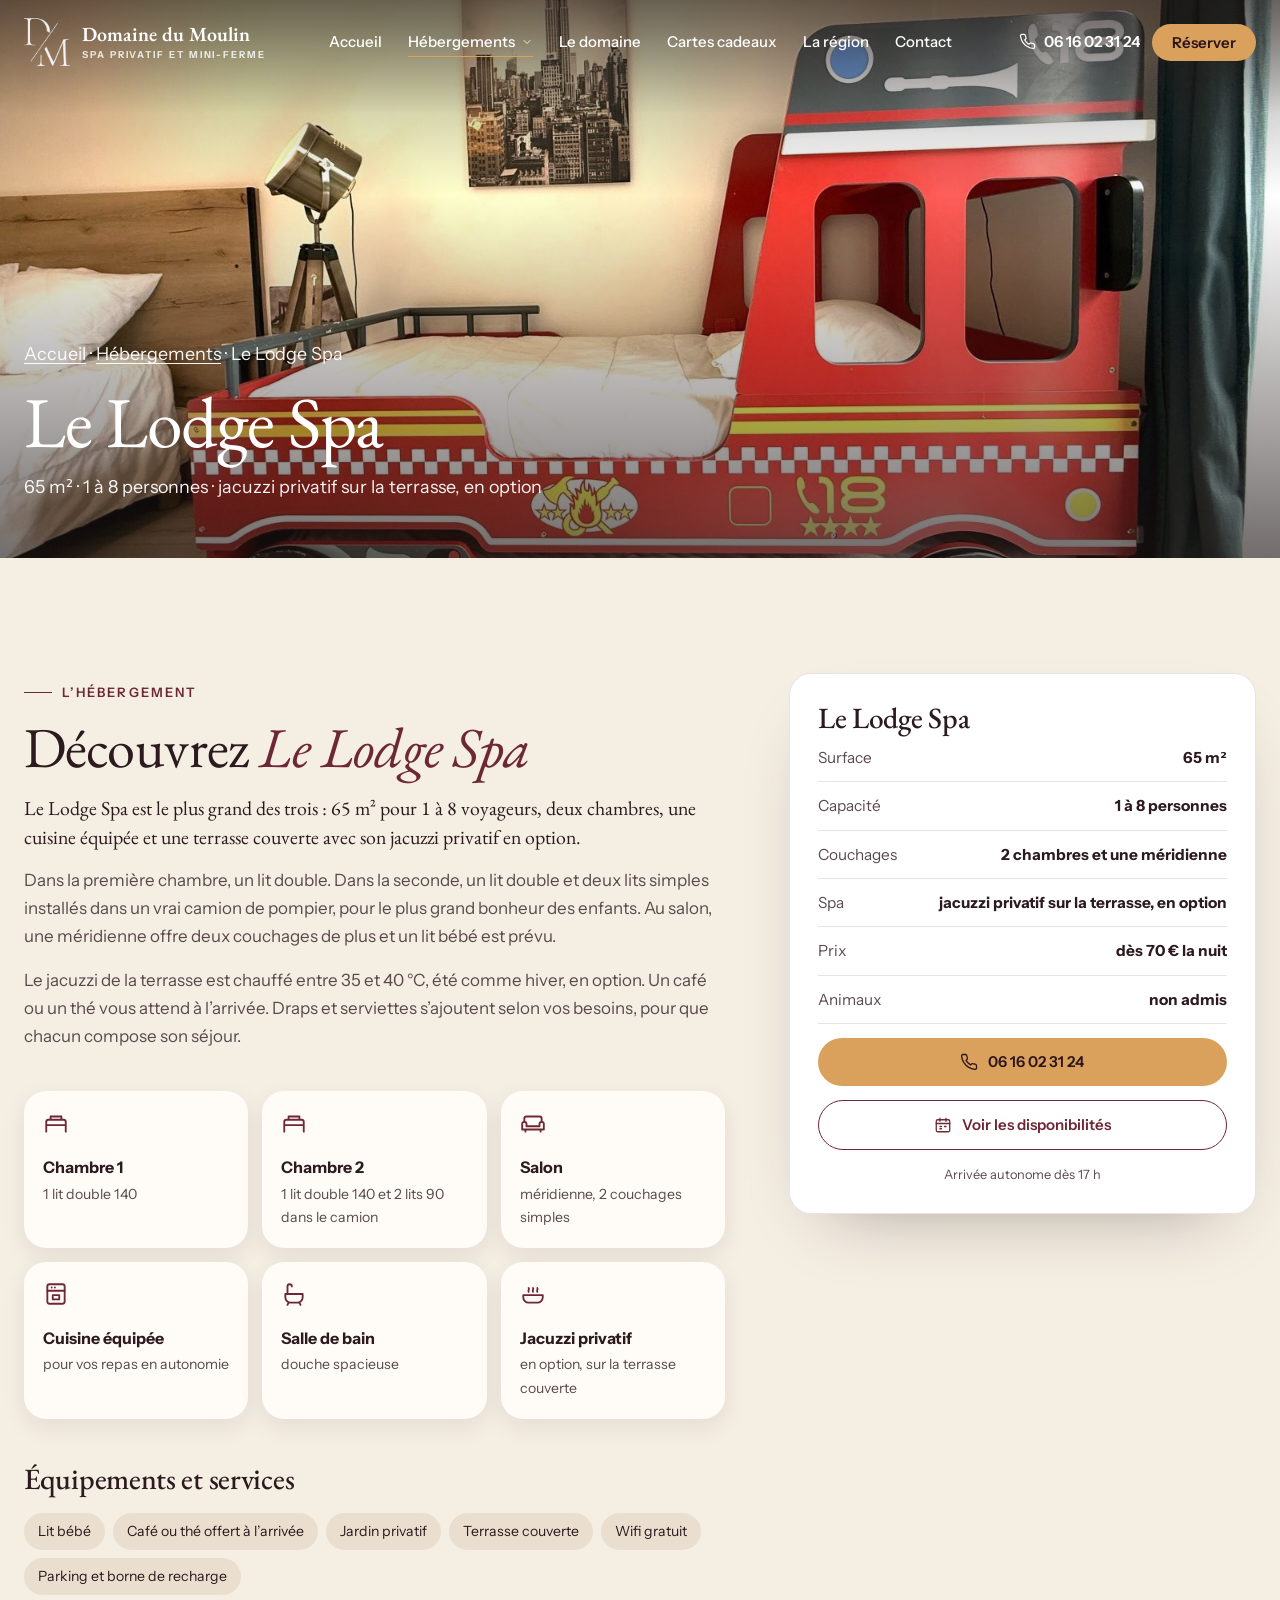
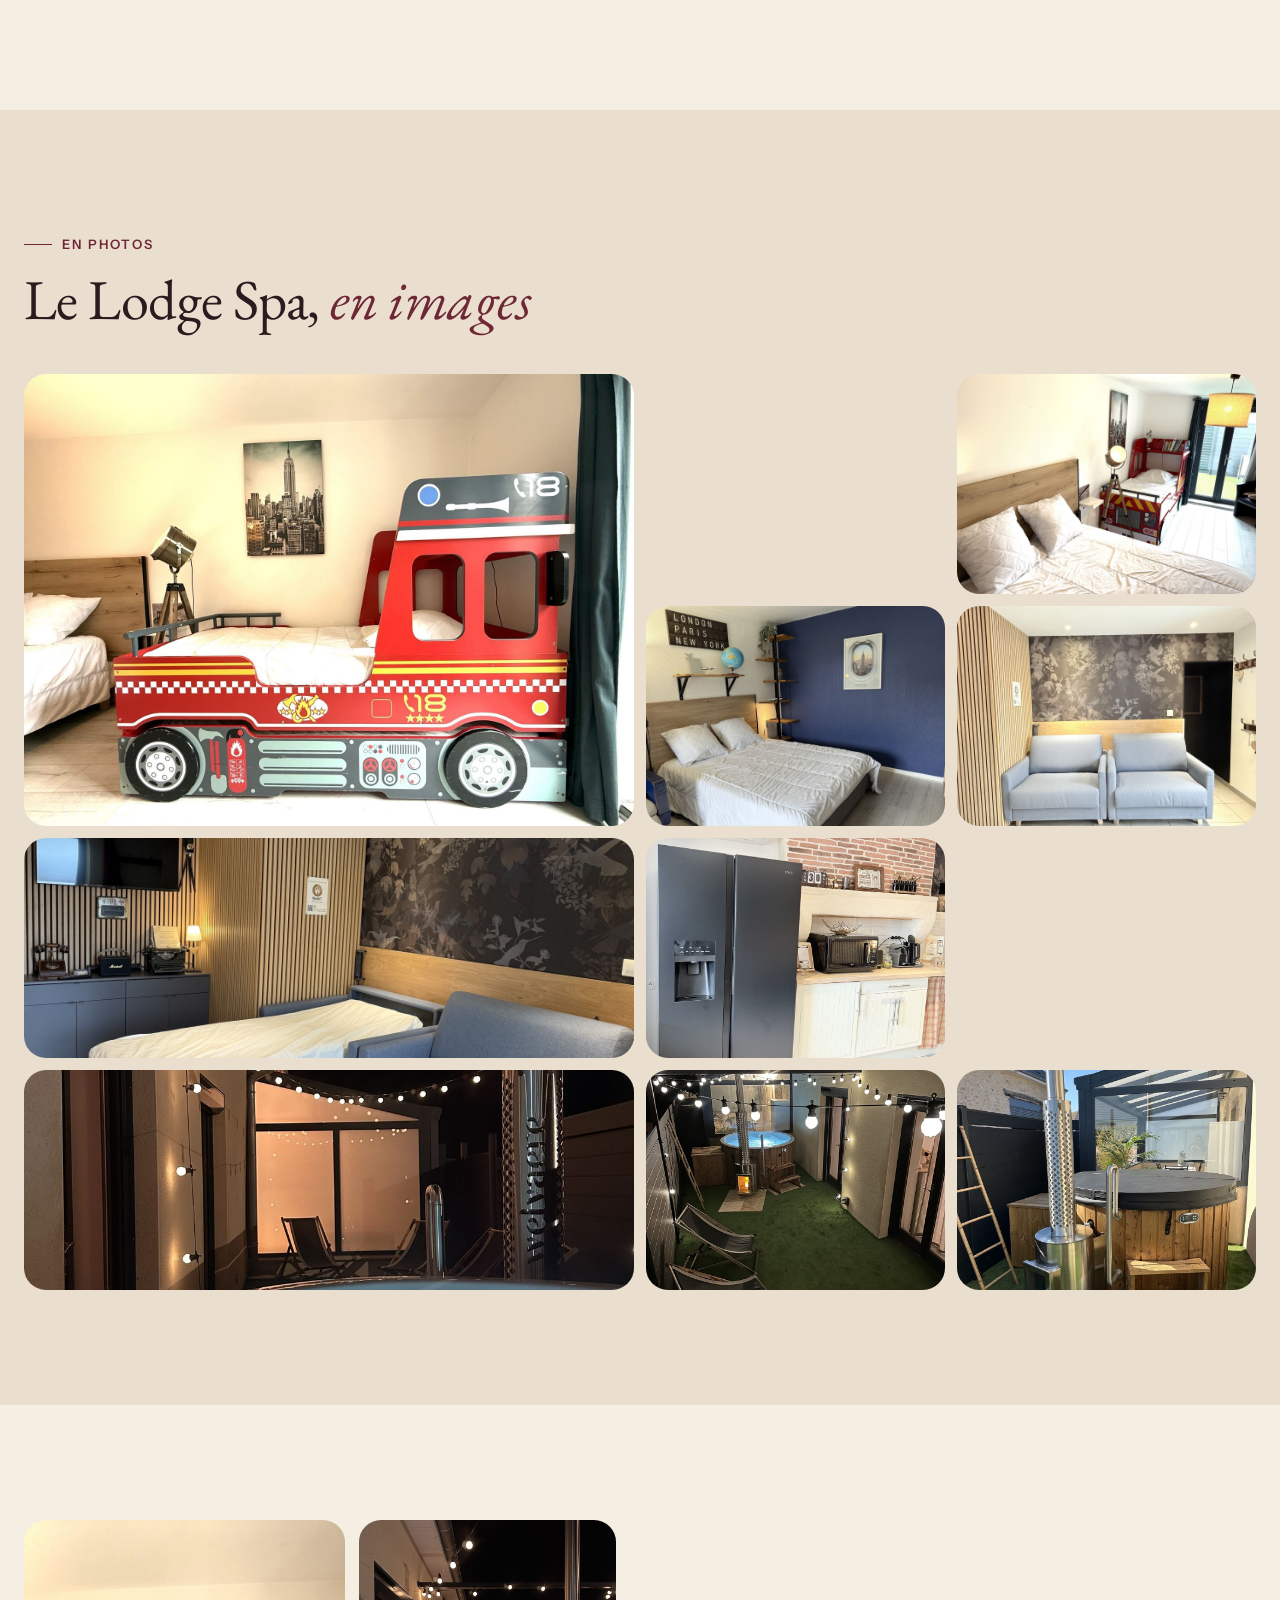
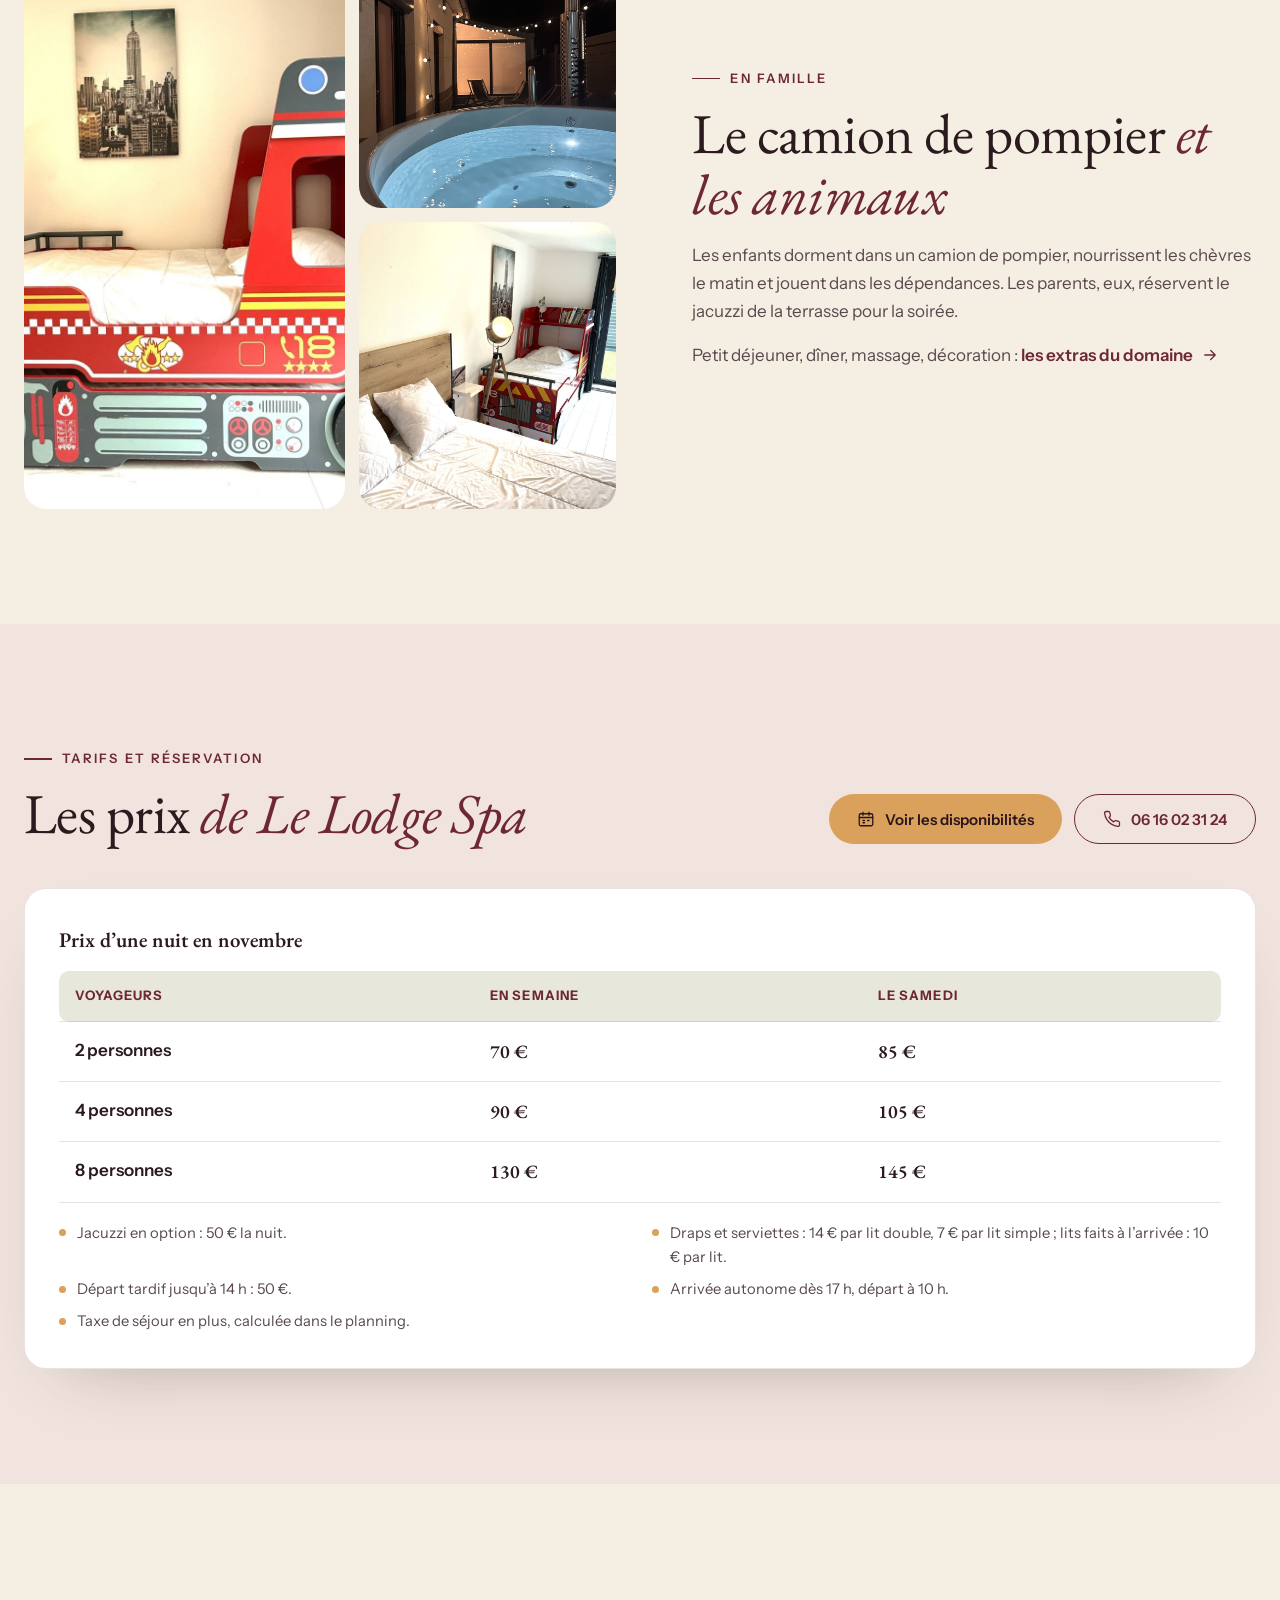
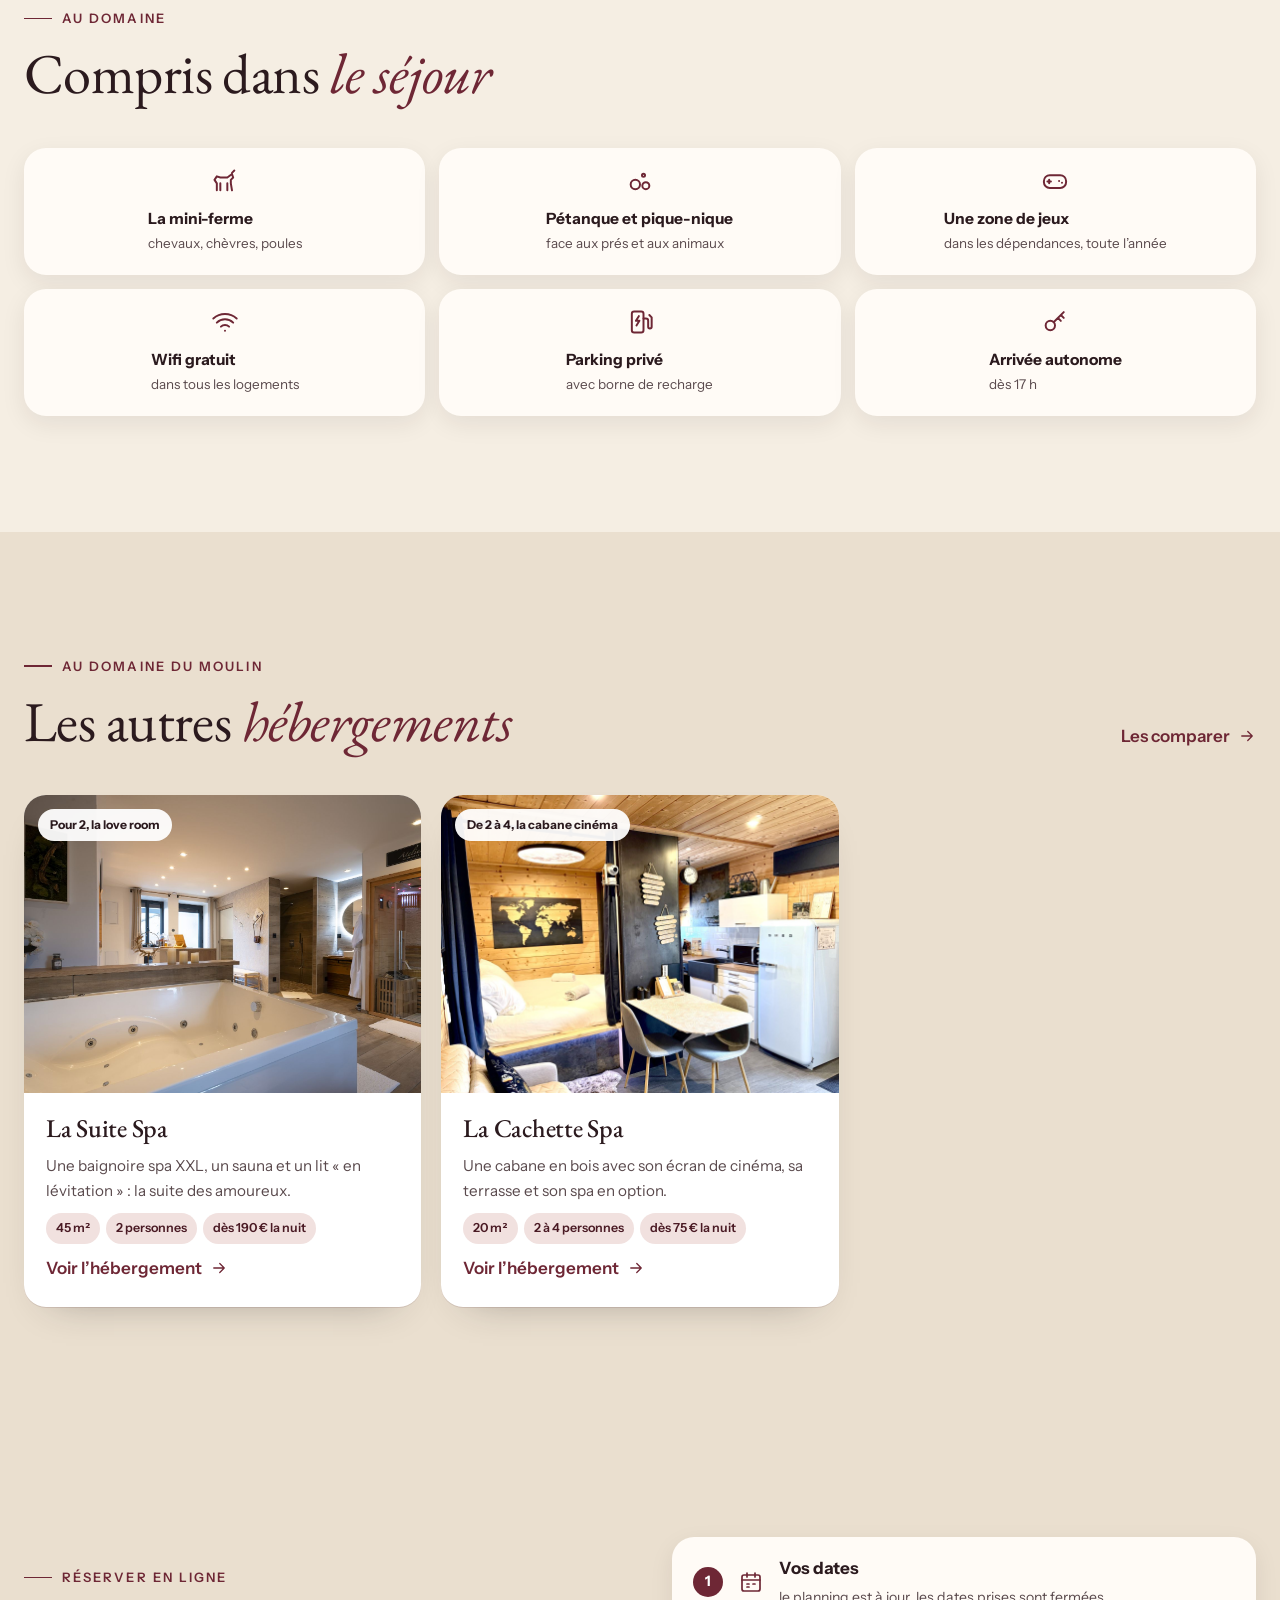
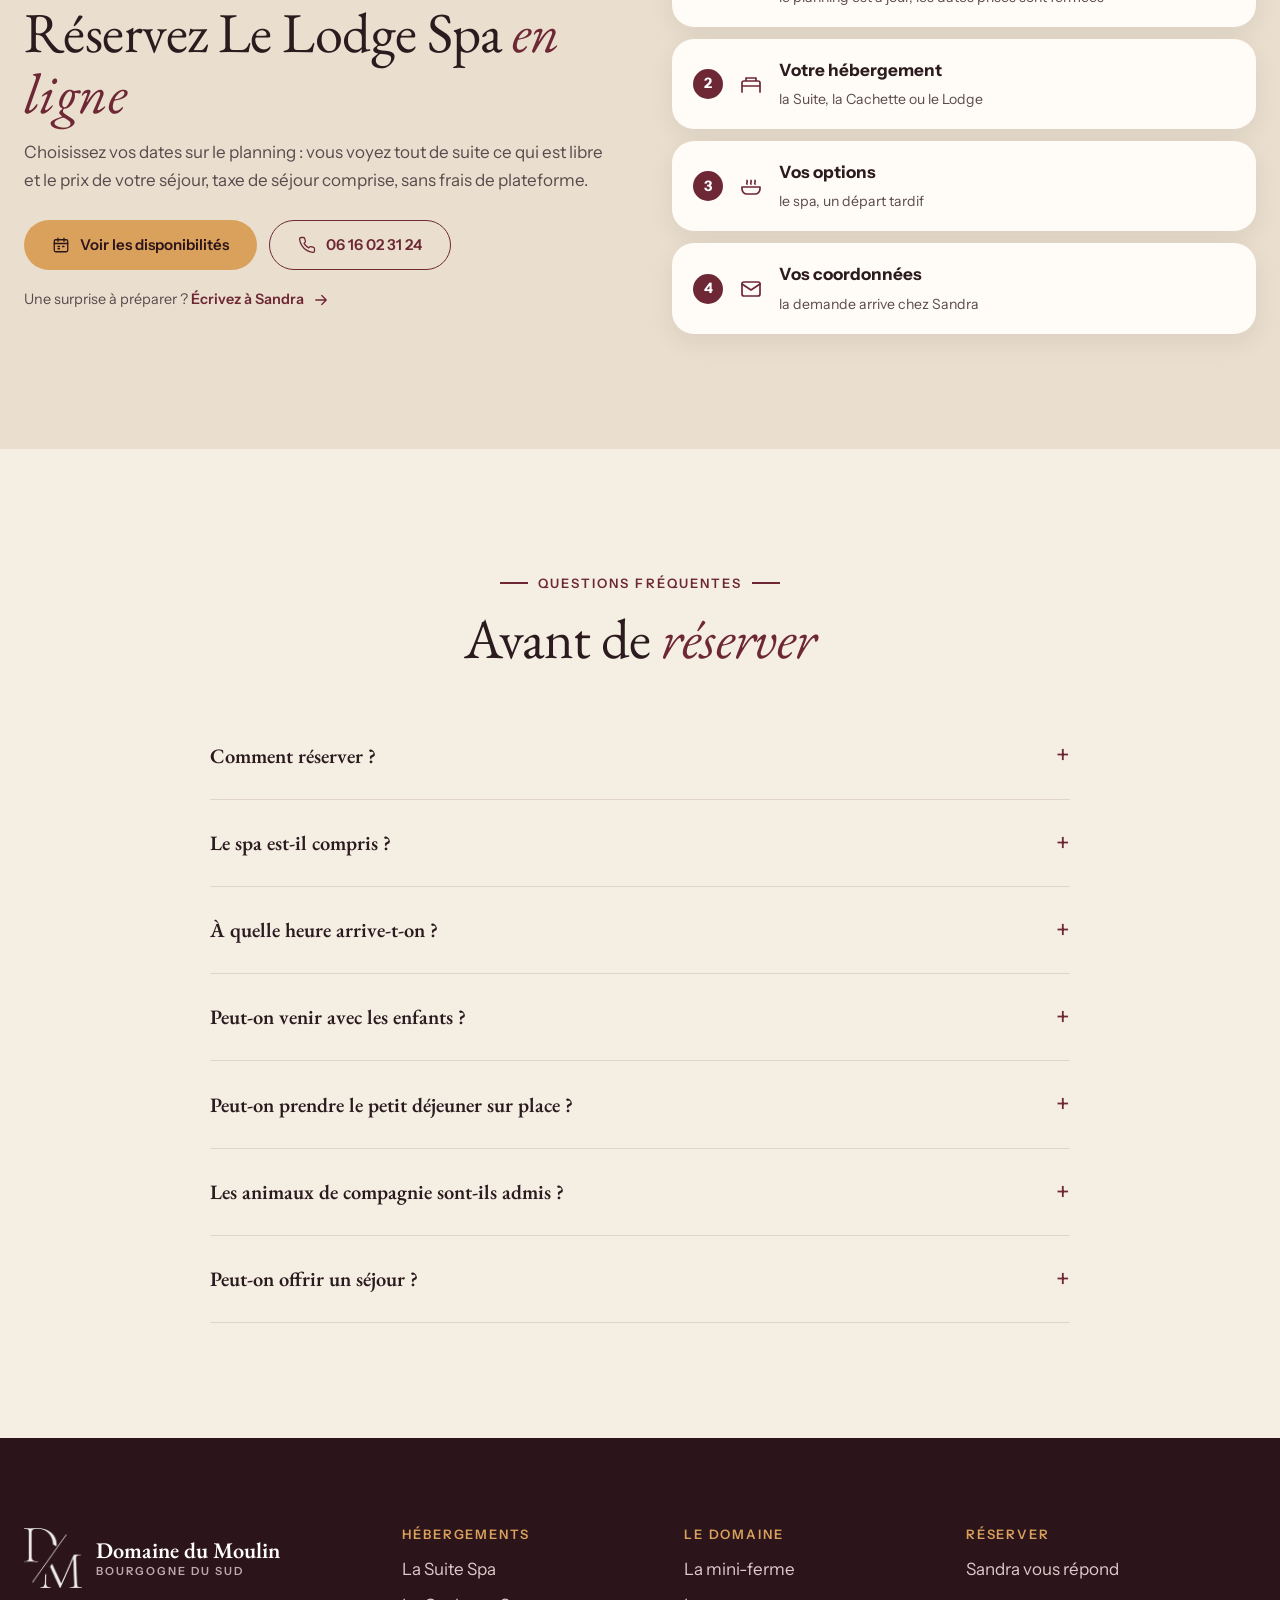
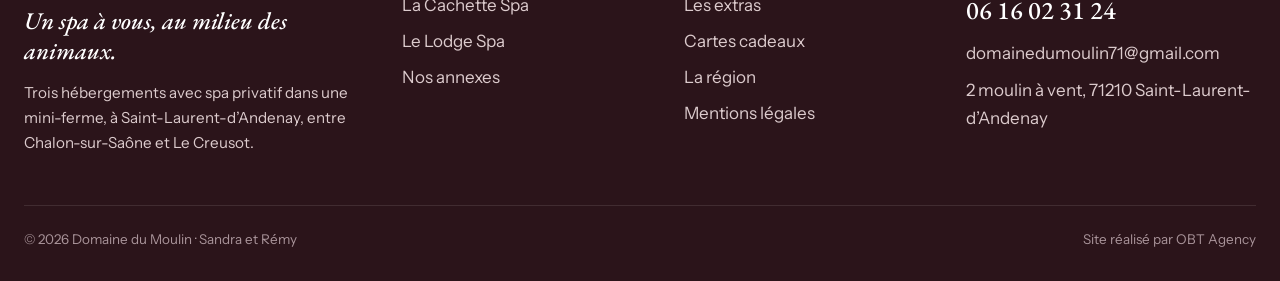
<file: le-lodge-spa.html>
<!doctype html>
<html lang="fr">
<head>
<meta charset="utf-8">
<meta name="viewport" content="width=device-width, initial-scale=1">
<meta name="robots" content="noindex, nofollow">
<title>Le Lodge Spa · Domaine du Moulin, Saône-et-Loire</title>
<meta name="description" content="Le Lodge Spa : 65 m² pour 1 à 8 personnes, jacuzzi privatif sur la terrasse, en option, au Domaine du Moulin à Saint-Laurent-d’Andenay.">
<link rel="icon" href="images/monogramme-sombre.png">
<link rel="preconnect" href="https://fonts.googleapis.com">
<link rel="preconnect" href="https://fonts.gstatic.com" crossorigin>
<link href="https://fonts.googleapis.com/css2?family=EB+Garamond:ital,wght@0,400;0,500;0,600;1,400;1,500;1,600&family=Instrument+Sans:wght@400;500;600&display=swap" rel="stylesheet">
<link rel="stylesheet" href="css/style.css">
</head>
<body data-page="le-lodge-spa">
<header class="entete">
  <div class="conteneur barre">
    <a class="logo" href="index.html" aria-label="Domaine du Moulin, accueil"><span class="monogramme"><img class="blanc" src="images/monogramme-blanc.png" alt="" width="483" height="500"><img class="sombre" src="images/monogramme-sombre.png" alt="" width="483" height="500"></span><span class="nom">Domaine du Moulin<small>Spa privatif et mini-ferme</small></span></a>
    <ul class="menu">
      <li><a href="index.html">Accueil</a></li>
      <li><a class="ouvrir actif" href="hebergements.html">Hébergements <svg viewBox="0 0 24 24" fill="none" stroke="currentColor" stroke-width="1.7" stroke-linecap="round" stroke-linejoin="round" aria-hidden="true"><path d="m6 9 6 6 6-6"/></svg></a>
        <div class="sous-menu"><a href="la-suite-spa.html"><img src="images/suite/spa.jpg" alt=""><span>La Suite Spa<small>45 m² · 2 personnes</small></span></a><a href="la-cachette-spa.html"><img src="images/cachette/interieur.jpg" alt=""><span>La Cachette Spa<small>20 m² · 2 à 4 personnes</small></span></a><a href="le-lodge-spa.html"><img src="images/lodge/camion.jpg" alt=""><span>Le Lodge Spa<small>65 m² · 1 à 8 personnes</small></span></a><a class="tous" href="hebergements.html">Comparer les hébergements</a></div></li>
      <li><a href="le-domaine.html">Le domaine</a></li>
      <li><a href="cartes-cadeaux.html">Cartes cadeaux</a></li>
      <li><a href="la-region.html">La région</a></li>
      <li><a href="contact.html">Contact</a></li>
    </ul>
    <div class="actions">
      <a class="tel-entete" href="tel:+33616023124"><svg viewBox="0 0 24 24" fill="none" stroke="currentColor" stroke-width="1.7" stroke-linecap="round" stroke-linejoin="round" aria-hidden="true"><path d="M22 16.9v3a2 2 0 0 1-2.2 2 19.8 19.8 0 0 1-8.6-3.1 19.5 19.5 0 0 1-6-6A19.8 19.8 0 0 1 2.1 4.2 2 2 0 0 1 4.1 2h3a2 2 0 0 1 2 1.7c.1 1 .4 1.9.7 2.8a2 2 0 0 1-.5 2.1L8 9.9a16 16 0 0 0 6 6l1.3-1.3a2 2 0 0 1 2.1-.4c.9.3 1.8.6 2.8.7a2 2 0 0 1 1.7 2z"/></svg><span>06 16 02 31 24</span></a>
      <a class="btn btn-plein" href="contact.html#reserver" data-obt-reserve>Réserver</a>
      <button class="burger" aria-label="Menu" aria-expanded="false"><span></span></button>
    </div>
  </div>
</header>
<main>
<section class="bandeau">
  <img src="images/lodge/camion.jpg" alt="Le Lodge Spa">
  <div class="conteneur">
    <p class="fil"><a href="index.html">Accueil</a> · <a href="hebergements.html">Hébergements</a> · Le Lodge Spa</p>
    <h1>Le Lodge Spa</h1>
    <p>65 m² · 1 à 8 personnes · jacuzzi privatif sur la terrasse, en option</p>
  </div>
</section>

<section class="section">
  <div class="conteneur fiche">
    <div class="intro" data-reveal>
      <span class="surtitre">L’hébergement</span>
      <h2>Découvrez <em class="it">Le Lodge Spa</em></h2>
      <p class="chapo">Le Lodge Spa est le plus grand des trois : 65 m² pour 1 à 8 voyageurs, deux chambres, une cuisine équipée et une terrasse couverte avec son jacuzzi privatif en option.</p>
      <p>Dans la première chambre, un lit double. Dans la seconde, un lit double et deux lits simples installés dans un vrai camion de pompier, pour le plus grand bonheur des enfants. Au salon, une méridienne offre deux couchages de plus et un lit bébé est prévu.</p><p>Le jacuzzi de la terrasse est chauffé entre 35 et 40 °C, été comme hiver, en option. Un café ou un thé vous attend à l’arrivée. Draps et serviettes s’ajoutent selon vos besoins, pour que chacun compose son séjour.</p>
      <div class="pieces"><div class="piece"><svg viewBox="0 0 24 24" fill="none" stroke="currentColor" stroke-width="1.7" stroke-linecap="round" stroke-linejoin="round" aria-hidden="true"><path d="M3 18v-7a2 2 0 0 1 2-2h14a2 2 0 0 1 2 2v7M3 14h18M3 18v2M21 18v2M7 9V6h10v3"/></svg><strong>Chambre 1</strong><small>1 lit double 140</small></div><div class="piece"><svg viewBox="0 0 24 24" fill="none" stroke="currentColor" stroke-width="1.7" stroke-linecap="round" stroke-linejoin="round" aria-hidden="true"><path d="M3 18v-7a2 2 0 0 1 2-2h14a2 2 0 0 1 2 2v7M3 14h18M3 18v2M21 18v2M7 9V6h10v3"/></svg><strong>Chambre 2</strong><small>1 lit double 140 et 2 lits 90 dans le camion</small></div><div class="piece"><svg viewBox="0 0 24 24" fill="none" stroke="currentColor" stroke-width="1.7" stroke-linecap="round" stroke-linejoin="round" aria-hidden="true"><path d="M4 11V8a2 2 0 0 1 2-2h12a2 2 0 0 1 2 2v3"/><path d="M2 13a2 2 0 0 1 4 0v2h12v-2a2 2 0 0 1 4 0v5H2zM5 18v2M19 18v2"/></svg><strong>Salon</strong><small>méridienne, 2 couchages simples</small></div><div class="piece"><svg viewBox="0 0 24 24" fill="none" stroke="currentColor" stroke-width="1.7" stroke-linecap="round" stroke-linejoin="round" aria-hidden="true"><rect x="4" y="3" width="16" height="18" rx="2"/><path d="M4 9h16M8 6h.01M11 6h.01M9 13h6v4H9z"/></svg><strong>Cuisine équipée</strong><small>pour vos repas en autonomie</small></div><div class="piece"><svg viewBox="0 0 24 24" fill="none" stroke="currentColor" stroke-width="1.7" stroke-linecap="round" stroke-linejoin="round" aria-hidden="true"><path d="M4 12h16v3a5 5 0 0 1-5 5H9a5 5 0 0 1-5-5zM6 12V5a2 2 0 0 1 4 0M7 20l-1 2M17 20l1 2"/></svg><strong>Salle de bain</strong><small>douche spacieuse</small></div><div class="piece"><svg viewBox="0 0 24 24" fill="none" stroke="currentColor" stroke-width="1.7" stroke-linecap="round" stroke-linejoin="round" aria-hidden="true"><path d="M3 13h18v2a5 5 0 0 1-5 5H8a5 5 0 0 1-5-5z"/><path d="M8 10c-1-1.2 1-2.3 0-3.5M12 10c-1-1.2 1-2.3 0-3.5M16 10c-1-1.2 1-2.3 0-3.5"/></svg><strong>Jacuzzi privatif</strong><small>en option, sur la terrasse couverte</small></div></div>
      <h3 class="titre-equip">Équipements et services</h3>
      <div class="equipements"><span>Lit bébé</span><span>Café ou thé offert à l’arrivée</span><span>Jardin privatif</span><span>Terrasse couverte</span><span>Wifi gratuit</span><span>Parking et borne de recharge</span></div>
    </div>
    <aside class="encart" data-reveal>
      <h3>Le Lodge Spa</h3>
      <div class="ligne"><span>Surface</span><strong>65 m²</strong></div>
      <div class="ligne"><span>Capacité</span><strong>1 à 8 personnes</strong></div>
      <div class="ligne"><span>Couchages</span><strong>2 chambres et une méridienne</strong></div>
      <div class="ligne"><span>Spa</span><strong>jacuzzi privatif sur la terrasse, en option</strong></div>
      <div class="ligne"><span>Prix</span><strong>dès 70 € la nuit</strong></div>
      <div class="ligne"><span>Animaux</span><strong>non admis</strong></div>
      <a class="btn btn-plein" href="tel:+33616023124"><svg viewBox="0 0 24 24" fill="none" stroke="currentColor" stroke-width="1.7" stroke-linecap="round" stroke-linejoin="round" aria-hidden="true"><path d="M22 16.9v3a2 2 0 0 1-2.2 2 19.8 19.8 0 0 1-8.6-3.1 19.5 19.5 0 0 1-6-6A19.8 19.8 0 0 1 2.1 4.2 2 2 0 0 1 4.1 2h3a2 2 0 0 1 2 1.7c.1 1 .4 1.9.7 2.8a2 2 0 0 1-.5 2.1L8 9.9a16 16 0 0 0 6 6l1.3-1.3a2 2 0 0 1 2.1-.4c.9.3 1.8.6 2.8.7a2 2 0 0 1 1.7 2z"/></svg> 06 16 02 31 24</a>
      <a class="btn btn-contour" href="contact.html#reserver" data-obt-reserve="le-lodge-spa"><svg viewBox="0 0 24 24" fill="none" stroke="currentColor" stroke-width="1.7" stroke-linecap="round" stroke-linejoin="round" aria-hidden="true"><rect x="3" y="5" width="18" height="16" rx="2"/><path d="M3 10h18M8 3v4M16 3v4M8 14h2M14 14h2M8 17h2"/></svg> Voir les disponibilités</a>
      <p class="petit-encart">Arrivée autonome dès 17 h</p>
    </aside>
  </div>
</section>

<section class="section creme">
  <div class="conteneur">
    <div class="entete-section"><div><span class="surtitre">En photos</span><h2>Le Lodge Spa, <em class="it">en images</em></h2></div></div>
    <div class="mosaique" data-reveal><button class="grand" data-galerie="images/lodge/camion.jpg" data-legende="Le lit camion de pompier" aria-label="Agrandir : Le lit camion de pompier"><img src="images/lodge/camion.jpg" alt="Le lit camion de pompier" loading="lazy" decoding="async"><span>Le lit camion de pompier</span></button><button class="" data-galerie="images/lodge/chambre-1.jpg" data-legende="La chambre 1" aria-label="Agrandir : La chambre 1"><img src="images/lodge/chambre-1.jpg" alt="La chambre 1" loading="lazy" decoding="async"><span>La chambre 1</span></button><button class="" data-galerie="images/lodge/chambre-2.jpg" data-legende="La chambre 2" aria-label="Agrandir : La chambre 2"><img src="images/lodge/chambre-2.jpg" alt="La chambre 2" loading="lazy" decoding="async"><span>La chambre 2</span></button><button class="" data-galerie="images/lodge/chambre-1-lit.jpg" data-legende="Le lit double de la chambre 1" aria-label="Agrandir : Le lit double de la chambre 1"><img src="images/lodge/chambre-1-lit.jpg" alt="Le lit double de la chambre 1" loading="lazy" decoding="async"><span>Le lit double de la chambre 1</span></button><button class="" data-galerie="images/lodge/salon.jpg" data-legende="Le salon" aria-label="Agrandir : Le salon"><img src="images/lodge/salon.jpg" alt="Le salon" loading="lazy" decoding="async"><span>Le salon</span></button><button class="large" data-galerie="images/lodge/salon-lit.jpg" data-legende="La méridienne ouverte" aria-label="Agrandir : La méridienne ouverte"><img src="images/lodge/salon-lit.jpg" alt="La méridienne ouverte" loading="lazy" decoding="async"><span>La méridienne ouverte</span></button><button class="" data-galerie="images/lodge/cuisine.jpg" data-legende="La cuisine" aria-label="Agrandir : La cuisine"><img src="images/lodge/cuisine.jpg" alt="La cuisine" loading="lazy" decoding="async"><span>La cuisine</span></button><button class="" data-galerie="images/lodge/salle-de-bain.jpg" data-legende="La salle de bain" aria-label="Agrandir : La salle de bain"><img src="images/lodge/salle-de-bain.jpg" alt="La salle de bain" loading="lazy" decoding="async"><span>La salle de bain</span></button><button class="large" data-galerie="images/lodge/spa-nuit.jpg" data-legende="Le jacuzzi le soir" aria-label="Agrandir : Le jacuzzi le soir"><img src="images/lodge/spa-nuit.jpg" alt="Le jacuzzi le soir" loading="lazy" decoding="async"><span>Le jacuzzi le soir</span></button><button class="" data-galerie="images/lodge/terrasse-nuit.jpg" data-legende="La terrasse couverte" aria-label="Agrandir : La terrasse couverte"><img src="images/lodge/terrasse-nuit.jpg" alt="La terrasse couverte" loading="lazy" decoding="async"><span>La terrasse couverte</span></button><button class="" data-galerie="images/lodge/bain-nordique.jpg" data-legende="Le jacuzzi au jour" aria-label="Agrandir : Le jacuzzi au jour"><img src="images/lodge/bain-nordique.jpg" alt="Le jacuzzi au jour" loading="lazy" decoding="async"><span>Le jacuzzi au jour</span></button></div>
  </div>
</section>

<section class="section">
  <div class="conteneur duo">
    <div class="duo-photos" data-reveal><img src="images/lodge/camion.jpg" alt="Le Lodge Spa : Le lit camion de pompier" loading="lazy" decoding="async"><img src="images/lodge/spa-nuit.jpg" alt="Le Lodge Spa : Le jacuzzi le soir" loading="lazy" decoding="async"><img src="images/lodge/chambre-2.jpg" alt="Le Lodge Spa : La chambre 2" loading="lazy" decoding="async"></div>
    <div class="duo-texte" data-reveal>
      <span class="surtitre">En famille</span>
      <h2>Le camion de pompier <em class="it">et les animaux</em></h2>
      <p>Les enfants dorment dans un camion de pompier, nourrissent les chèvres le matin et jouent dans les dépendances. Les parents, eux, réservent le jacuzzi de la terrasse pour la soirée.</p>
      <p>Petit déjeuner, dîner, massage, décoration : <a class="lien-fleche" href="le-domaine.html#extras">les extras du domaine <svg viewBox="0 0 24 24" fill="none" stroke="currentColor" stroke-width="1.7" stroke-linecap="round" stroke-linejoin="round" aria-hidden="true"><path d="M5 12h14M13 6l6 6-6 6"/></svg></a></p>
    </div>
  </div>
</section>

<section class="section rose" id="tarifs">
  <div class="conteneur">
    <div class="entete-section"><div><span class="surtitre">Tarifs et réservation</span><h2>Les prix <em class="it">de Le Lodge Spa</em></h2></div><div class="boutons"><a class="btn btn-plein" href="contact.html#reserver" data-obt-reserve="le-lodge-spa"><svg viewBox="0 0 24 24" fill="none" stroke="currentColor" stroke-width="1.7" stroke-linecap="round" stroke-linejoin="round" aria-hidden="true"><rect x="3" y="5" width="18" height="16" rx="2"/><path d="M3 10h18M8 3v4M16 3v4M8 14h2M14 14h2M8 17h2"/></svg> Voir les disponibilités</a><a class="btn btn-contour" href="tel:+33616023124"><svg viewBox="0 0 24 24" fill="none" stroke="currentColor" stroke-width="1.7" stroke-linecap="round" stroke-linejoin="round" aria-hidden="true"><path d="M22 16.9v3a2 2 0 0 1-2.2 2 19.8 19.8 0 0 1-8.6-3.1 19.5 19.5 0 0 1-6-6A19.8 19.8 0 0 1 2.1 4.2 2 2 0 0 1 4.1 2h3a2 2 0 0 1 2 1.7c.1 1 .4 1.9.7 2.8a2 2 0 0 1-.5 2.1L8 9.9a16 16 0 0 0 6 6l1.3-1.3a2 2 0 0 1 2.1-.4c.9.3 1.8.6 2.8.7a2 2 0 0 1 1.7 2z"/></svg> 06 16 02 31 24</a></div></div>
    <div class="tarifs" data-reveal>
  <div class="tableau-defile"><table><caption>Prix d’une nuit en novembre</caption><thead><tr><th scope="col">Voyageurs</th><th scope="col">En semaine</th><th scope="col">Le samedi</th></tr></thead><tbody><tr><th scope="row">2 personnes</th><td>70 €</td><td>85 €</td></tr><tr><th scope="row">4 personnes</th><td>90 €</td><td>105 €</td></tr><tr><th scope="row">8 personnes</th><td>130 €</td><td>145 €</td></tr></tbody></table></div>
  <ul class="notes-tarifs"><li>Jacuzzi en option : 50 € la nuit.</li><li>Draps et serviettes : 14 € par lit double, 7 € par lit simple ; lits faits à l’arrivée : 10 € par lit.</li><li>Départ tardif jusqu’à 14 h : 50 €.</li><li>Arrivée autonome dès 17 h, départ à 10 h.</li><li>Taxe de séjour en plus, calculée dans le planning.</li></ul>
</div>
  </div>
</section>

<section class="section">
  <div class="conteneur">
    <div class="entete-section"><div><span class="surtitre">Au domaine</span><h2>Compris dans <em class="it">le séjour</em></h2></div></div>
    <div class="compris"><div class="bloc" data-reveal><svg viewBox="0 0 24 24" fill="none" stroke="currentColor" stroke-width="1.7" stroke-linecap="round" stroke-linejoin="round" aria-hidden="true"><path d="M5 20v-6l-2-3 2-3 3 1h6l4-3 1 3-2 2v3l1 6M14 14v6M8 14v6M18 5l2-2"/></svg><div><strong>La mini-ferme</strong><small>chevaux, chèvres, poules</small></div></div><div class="bloc" data-reveal><svg viewBox="0 0 24 24" fill="none" stroke="currentColor" stroke-width="1.7" stroke-linecap="round" stroke-linejoin="round" aria-hidden="true"><circle cx="8" cy="15" r="4"/><circle cx="17" cy="16" r="3"/><circle cx="15" cy="7" r="1.3"/></svg><div><strong>Pétanque et pique-nique</strong><small>face aux prés et aux animaux</small></div></div><div class="bloc" data-reveal><svg viewBox="0 0 24 24" fill="none" stroke="currentColor" stroke-width="1.7" stroke-linecap="round" stroke-linejoin="round" aria-hidden="true"><rect x="2.5" y="7" width="19" height="11" rx="5"/><path d="M7 11v3M5.5 12.5h3M15.5 12h.01M18 13.5h.01"/></svg><div><strong>Une zone de jeux</strong><small>dans les dépendances, toute l’année</small></div></div><div class="bloc" data-reveal><svg viewBox="0 0 24 24" fill="none" stroke="currentColor" stroke-width="1.7" stroke-linecap="round" stroke-linejoin="round" aria-hidden="true"><path d="M5 12.5a10 10 0 0 1 14 0M8.5 16a5 5 0 0 1 7 0M2 9a15 15 0 0 1 20 0M12 19.5h.01"/></svg><div><strong>Wifi gratuit</strong><small>dans tous les logements</small></div></div><div class="bloc" data-reveal><svg viewBox="0 0 24 24" fill="none" stroke="currentColor" stroke-width="1.7" stroke-linecap="round" stroke-linejoin="round" aria-hidden="true"><rect x="5" y="3" width="10" height="18" rx="2"/><path d="m11 7-2.5 4h3L9 15M15 9h2a2 2 0 0 1 2 2v5a1.5 1.5 0 0 0 3 0V8l-2-2"/></svg><div><strong>Parking privé</strong><small>avec borne de recharge</small></div></div><div class="bloc" data-reveal><svg viewBox="0 0 24 24" fill="none" stroke="currentColor" stroke-width="1.7" stroke-linecap="round" stroke-linejoin="round" aria-hidden="true"><circle cx="8" cy="15" r="4"/><path d="m10.8 12.2 8.7-8.7M17 6l2.5 2.5M14.5 8.5 17 11"/></svg><div><strong>Arrivée autonome</strong><small>dès 17 h</small></div></div></div>
  </div>
</section>

<section class="section creme">
  <div class="conteneur">
    <div class="entete-section"><div><span class="surtitre">Au Domaine du Moulin</span><h2>Les autres <em class="it">hébergements</em></h2></div><a class="lien-fleche" href="hebergements.html">Les comparer <svg viewBox="0 0 24 24" fill="none" stroke="currentColor" stroke-width="1.7" stroke-linecap="round" stroke-linejoin="round" aria-hidden="true"><path d="M5 12h14M13 6l6 6-6 6"/></svg></a></div>
    <div class="autres-gites"><a class="carte-gite" href="la-suite-spa.html">
  <div class="visuel"><img src="images/suite/spa.jpg" alt="La Suite Spa" loading="lazy" decoding="async"><span class="etiquette">Pour 2, la love room</span></div>
  <div class="corps">
    <h3>La Suite Spa</h3>
    <p>Une baignoire spa XXL, un sauna et un lit « en lévitation » : la suite des amoureux.</p>
    <div class="pastilles"><span>45 m²</span><span>2 personnes</span><span>dès 190 € la nuit</span></div>
    <span class="lien-fleche">Voir l’hébergement <svg viewBox="0 0 24 24" fill="none" stroke="currentColor" stroke-width="1.7" stroke-linecap="round" stroke-linejoin="round" aria-hidden="true"><path d="M5 12h14M13 6l6 6-6 6"/></svg></span>
  </div>
</a><a class="carte-gite" href="la-cachette-spa.html">
  <div class="visuel"><img src="images/cachette/interieur.jpg" alt="La Cachette Spa" loading="lazy" decoding="async"><span class="etiquette">De 2 à 4, la cabane cinéma</span></div>
  <div class="corps">
    <h3>La Cachette Spa</h3>
    <p>Une cabane en bois avec son écran de cinéma, sa terrasse et son spa en option.</p>
    <div class="pastilles"><span>20 m²</span><span>2 à 4 personnes</span><span>dès 75 € la nuit</span></div>
    <span class="lien-fleche">Voir l’hébergement <svg viewBox="0 0 24 24" fill="none" stroke="currentColor" stroke-width="1.7" stroke-linecap="round" stroke-linejoin="round" aria-hidden="true"><path d="M5 12h14M13 6l6 6-6 6"/></svg></span>
  </div>
</a></div>
  </div>
</section>

<section class="section creme" id="reservation">
  <div class="conteneur bloc-resa">
    <div data-reveal>
      <span class="surtitre">Réserver en ligne</span>
      <h2>Réservez Le Lodge Spa <em class="it">en ligne</em></h2>
      <p class="intro-contact">Choisissez vos dates sur le planning : vous voyez tout de suite ce qui est libre et le prix de votre séjour, taxe de séjour comprise, sans frais de plateforme.</p>
      <div class="boutons"><a class="btn btn-plein" href="contact.html#reserver" data-obt-reserve="le-lodge-spa"><svg viewBox="0 0 24 24" fill="none" stroke="currentColor" stroke-width="1.7" stroke-linecap="round" stroke-linejoin="round" aria-hidden="true"><rect x="3" y="5" width="18" height="16" rx="2"/><path d="M3 10h18M8 3v4M16 3v4M8 14h2M14 14h2M8 17h2"/></svg> Voir les disponibilités</a><a class="btn btn-contour" href="tel:+33616023124"><svg viewBox="0 0 24 24" fill="none" stroke="currentColor" stroke-width="1.7" stroke-linecap="round" stroke-linejoin="round" aria-hidden="true"><path d="M22 16.9v3a2 2 0 0 1-2.2 2 19.8 19.8 0 0 1-8.6-3.1 19.5 19.5 0 0 1-6-6A19.8 19.8 0 0 1 2.1 4.2 2 2 0 0 1 4.1 2h3a2 2 0 0 1 2 1.7c.1 1 .4 1.9.7 2.8a2 2 0 0 1-.5 2.1L8 9.9a16 16 0 0 0 6 6l1.3-1.3a2 2 0 0 1 2.1-.4c.9.3 1.8.6 2.8.7a2 2 0 0 1 1.7 2z"/></svg> 06 16 02 31 24</a></div>
      <p class="petit">Une surprise à préparer ? <a class="lien-fleche" href="contact.html">Écrivez à Sandra <svg viewBox="0 0 24 24" fill="none" stroke="currentColor" stroke-width="1.7" stroke-linecap="round" stroke-linejoin="round" aria-hidden="true"><path d="M5 12h14M13 6l6 6-6 6"/></svg></a></p>
    </div>
    <ol class="etapes-resa" data-reveal><li><span class="num">1</span><svg viewBox="0 0 24 24" fill="none" stroke="currentColor" stroke-width="1.7" stroke-linecap="round" stroke-linejoin="round" aria-hidden="true"><rect x="3" y="5" width="18" height="16" rx="2"/><path d="M3 10h18M8 3v4M16 3v4M8 14h2M14 14h2M8 17h2"/></svg><div><strong>Vos dates</strong><small>le planning est à jour, les dates prises sont fermées</small></div></li><li><span class="num">2</span><svg viewBox="0 0 24 24" fill="none" stroke="currentColor" stroke-width="1.7" stroke-linecap="round" stroke-linejoin="round" aria-hidden="true"><path d="M3 18v-7a2 2 0 0 1 2-2h14a2 2 0 0 1 2 2v7M3 14h18M3 18v2M21 18v2M7 9V6h10v3"/></svg><div><strong>Votre hébergement</strong><small>la Suite, la Cachette ou le Lodge</small></div></li><li><span class="num">3</span><svg viewBox="0 0 24 24" fill="none" stroke="currentColor" stroke-width="1.7" stroke-linecap="round" stroke-linejoin="round" aria-hidden="true"><path d="M3 13h18v2a5 5 0 0 1-5 5H8a5 5 0 0 1-5-5z"/><path d="M8 10c-1-1.2 1-2.3 0-3.5M12 10c-1-1.2 1-2.3 0-3.5M16 10c-1-1.2 1-2.3 0-3.5"/></svg><div><strong>Vos options</strong><small>le spa, un départ tardif</small></div></li><li><span class="num">4</span><svg viewBox="0 0 24 24" fill="none" stroke="currentColor" stroke-width="1.7" stroke-linecap="round" stroke-linejoin="round" aria-hidden="true"><rect x="3" y="5" width="18" height="14" rx="2"/><path d="m3 7 9 6 9-6"/></svg><div><strong>Vos coordonnées</strong><small>la demande arrive chez Sandra</small></div></li></ol>
  </div>
</section>
<section class="section" id="questions">
  <div class="conteneur">
    <div class="entete-section centre"><div><span class="surtitre">Questions fréquentes</span><h2>Avant de <em class="it">réserver</em></h2></div></div>
    <div class="faq"><details><summary>Comment réserver ?</summary><p>En ligne, avec le bouton « Réserver » : vous choisissez vos dates sur le planning, votre hébergement et vos options (spa, départ tardif). Le prix du séjour s’affiche aussitôt, taxe de séjour comprise. Vous pouvez aussi appeler Sandra au 06 16 02 31 24.</p></details><details><summary>Le spa est-il compris ?</summary><p>Dans la Suite Spa, oui : la baignoire spa XXL et le sauna sont dans la suite. À la Cachette et au Lodge, le spa de la terrasse est en option, 50 € la nuit, chauffé entre 35 et 40 °C toute l’année : réservez-le à l’avance pour qu’il soit prêt à votre arrivée.</p></details><details><summary>À quelle heure arrive-t-on ?</summary><p>L’arrivée est autonome à partir de 17 h : la procédure pour récupérer les clés vous est envoyée le jour de votre arrivée. Le départ se fait à 11 h (10 h au Lodge). Un départ tardif jusqu’à 14 h est possible pour 50 €.</p></details><details><summary>Peut-on venir avec les enfants ?</summary><p>Oui, à la Cachette (2 adultes et 2 enfants) et au Lodge (jusqu’à 8, avec un lit camion de pompier et un lit bébé). La Suite Spa est réservée aux couples. Les enfants adorent la mini-ferme et la zone de jeux des dépendances.</p></details><details><summary>Peut-on prendre le petit déjeuner sur place ?</summary><p>Oui, sur demande et en supplément : il est servi directement dans votre logement. Des formules dîner, des massages et des décorations sur mesure (pétales de roses, champagne, ballons) sont aussi proposés.</p></details><details><summary>Les animaux de compagnie sont-ils admis ?</summary><p>Pas dans les hébergements du domaine, qui sont aussi non-fumeurs. Nos annexes du Creusot et de Montchanin, elles, accueillent les animaux : appelez-nous pour en parler.</p></details><details><summary>Peut-on offrir un séjour ?</summary><p>Oui : la carte cadeau numérique est envoyée gratuitement par e-mail, la carte artisanale par courrier pour 5 €. Le coffret cadeau comprend le logement et les options choisies, avec ou sans dates ; le chèque cadeau a le montant de votre choix.</p></details></div>
  </div>
</section>
</main>
<footer class="pied">
  <div class="conteneur">
    <div class="grille">
      <div>
        <a class="logo-pied" href="index.html"><img src="images/monogramme-blanc.png" alt="" width="483" height="500"><span>Domaine du Moulin<small>Bourgogne du Sud</small></span></a>
        <p class="accroche">Un spa à vous, au milieu des animaux.</p>
        <p>Trois hébergements avec spa privatif dans une mini-ferme, à Saint-Laurent-d’Andenay, entre Chalon-sur-Saône et Le Creusot.</p>
      </div>
      <div><h4>Hébergements</h4><ul><li><a href="la-suite-spa.html">La Suite Spa</a></li><li><a href="la-cachette-spa.html">La Cachette Spa</a></li><li><a href="le-lodge-spa.html">Le Lodge Spa</a></li><li><a href="hebergements.html#annexes">Nos annexes</a></li></ul></div>
      <div><h4>Le domaine</h4><ul><li><a href="le-domaine.html">La mini-ferme</a></li><li><a href="le-domaine.html#extras">Les extras</a></li><li><a href="cartes-cadeaux.html">Cartes cadeaux</a></li><li><a href="la-region.html">La région</a></li><li><a href="mentions-legales.html">Mentions légales</a></li></ul></div>
      <div><h4>Réserver</h4><ul><li>Sandra vous répond<a class="tel-pied" href="tel:+33616023124">06 16 02 31 24</a></li><li><a href="mailto:domainedumoulin71@gmail.com">domainedumoulin71@gmail.com</a></li><li>2 moulin à vent, 71210 Saint-Laurent-d’Andenay</li></ul></div>
    </div>
    <div class="bas"><span>© 2026 Domaine du Moulin · Sandra et Rémy</span><span>Site réalisé par OBT Agency</span></div>
  </div>
</footer>
<nav class="barre-mobile" aria-label="Contact rapide">
  <a class="appeler" href="tel:+33616023124"><svg viewBox="0 0 24 24" fill="none" stroke="currentColor" stroke-width="1.7" stroke-linecap="round" stroke-linejoin="round" aria-hidden="true"><path d="M22 16.9v3a2 2 0 0 1-2.2 2 19.8 19.8 0 0 1-8.6-3.1 19.5 19.5 0 0 1-6-6A19.8 19.8 0 0 1 2.1 4.2 2 2 0 0 1 4.1 2h3a2 2 0 0 1 2 1.7c.1 1 .4 1.9.7 2.8a2 2 0 0 1-.5 2.1L8 9.9a16 16 0 0 0 6 6l1.3-1.3a2 2 0 0 1 2.1-.4c.9.3 1.8.6 2.8.7a2 2 0 0 1 1.7 2z"/></svg> Appeler</a>
  <a href="contact.html#reserver" data-obt-reserve><svg viewBox="0 0 24 24" fill="none" stroke="currentColor" stroke-width="1.7" stroke-linecap="round" stroke-linejoin="round" aria-hidden="true"><rect x="3" y="5" width="18" height="16" rx="2"/><path d="M3 10h18M8 3v4M16 3v4M8 14h2M14 14h2M8 17h2"/></svg> Réserver</a>
</nav>
<script src="js/site.js"></script>
<div data-obt-booking data-obt-key="demo-domaine-du-moulin" data-obt-api="https://demo-domaine-du-moulin.obt.invalid" data-obt-form-key="demo" data-obt-form-endpoint="https://demo-domaine-du-moulin.obt.invalid/envoi" data-obt-subject="Demande de réservation au Domaine du Moulin"></div>
<script src="js/obt-demo.js"></script>
<script src="https://obt-gestion.com/blocks/obt-booking.js" defer></script>
</body>
</html>
</file>
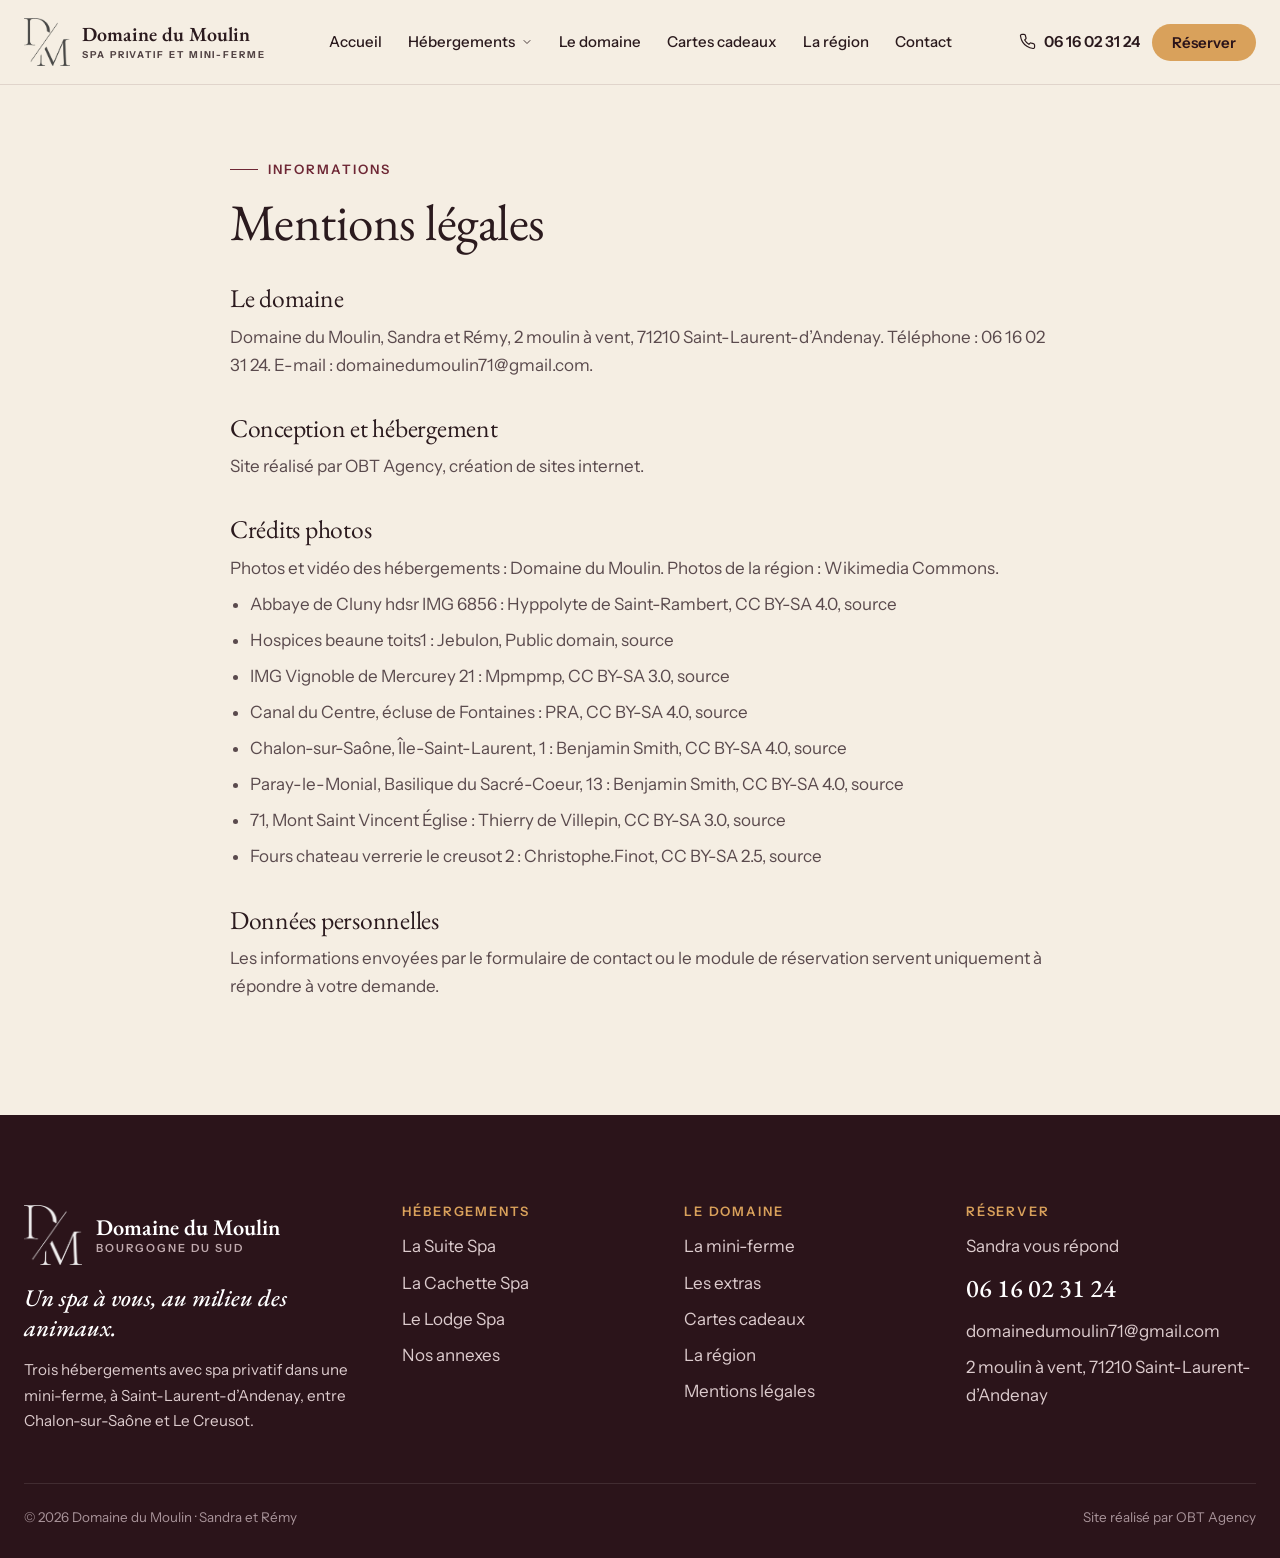
<file: mentions-legales.html>
<!doctype html>
<html lang="fr">
<head>
<meta charset="utf-8">
<meta name="viewport" content="width=device-width, initial-scale=1">
<meta name="robots" content="noindex, nofollow">
<title>Mentions légales · Domaine du Moulin</title>
<meta name="description" content="Mentions légales du site du Domaine du Moulin.">
<link rel="icon" href="images/monogramme-sombre.png">
<link rel="preconnect" href="https://fonts.googleapis.com">
<link rel="preconnect" href="https://fonts.gstatic.com" crossorigin>
<link href="https://fonts.googleapis.com/css2?family=EB+Garamond:ital,wght@0,400;0,500;0,600;1,400;1,500;1,600&family=Instrument+Sans:wght@400;500;600&display=swap" rel="stylesheet">
<link rel="stylesheet" href="css/style.css">
</head>
<body data-page="mentions">
<header class="entete toujours-plein">
  <div class="conteneur barre">
    <a class="logo" href="index.html" aria-label="Domaine du Moulin, accueil"><span class="monogramme"><img class="blanc" src="images/monogramme-blanc.png" alt="" width="483" height="500"><img class="sombre" src="images/monogramme-sombre.png" alt="" width="483" height="500"></span><span class="nom">Domaine du Moulin<small>Spa privatif et mini-ferme</small></span></a>
    <ul class="menu">
      <li><a href="index.html">Accueil</a></li>
      <li><a class="ouvrir" href="hebergements.html">Hébergements <svg viewBox="0 0 24 24" fill="none" stroke="currentColor" stroke-width="1.7" stroke-linecap="round" stroke-linejoin="round" aria-hidden="true"><path d="m6 9 6 6 6-6"/></svg></a>
        <div class="sous-menu"><a href="la-suite-spa.html"><img src="images/suite/spa.jpg" alt=""><span>La Suite Spa<small>45 m² · 2 personnes</small></span></a><a href="la-cachette-spa.html"><img src="images/cachette/interieur.jpg" alt=""><span>La Cachette Spa<small>20 m² · 2 à 4 personnes</small></span></a><a href="le-lodge-spa.html"><img src="images/lodge/camion.jpg" alt=""><span>Le Lodge Spa<small>65 m² · 1 à 8 personnes</small></span></a><a class="tous" href="hebergements.html">Comparer les hébergements</a></div></li>
      <li><a href="le-domaine.html">Le domaine</a></li>
      <li><a href="cartes-cadeaux.html">Cartes cadeaux</a></li>
      <li><a href="la-region.html">La région</a></li>
      <li><a href="contact.html">Contact</a></li>
    </ul>
    <div class="actions">
      <a class="tel-entete" href="tel:+33616023124"><svg viewBox="0 0 24 24" fill="none" stroke="currentColor" stroke-width="1.7" stroke-linecap="round" stroke-linejoin="round" aria-hidden="true"><path d="M22 16.9v3a2 2 0 0 1-2.2 2 19.8 19.8 0 0 1-8.6-3.1 19.5 19.5 0 0 1-6-6A19.8 19.8 0 0 1 2.1 4.2 2 2 0 0 1 4.1 2h3a2 2 0 0 1 2 1.7c.1 1 .4 1.9.7 2.8a2 2 0 0 1-.5 2.1L8 9.9a16 16 0 0 0 6 6l1.3-1.3a2 2 0 0 1 2.1-.4c.9.3 1.8.6 2.8.7a2 2 0 0 1 1.7 2z"/></svg><span>06 16 02 31 24</span></a>
      <a class="btn btn-plein" href="contact.html#reserver" data-obt-reserve>Réserver</a>
      <button class="burger" aria-label="Menu" aria-expanded="false"><span></span></button>
    </div>
  </div>
</header>
<main>
<section class="section haut-page">
  <div class="conteneur texte-legal">
    <span class="surtitre">Informations</span>
    <h1>Mentions légales</h1>
    <h2>Le domaine</h2>
    <p>Domaine du Moulin, Sandra et Rémy, 2 moulin à vent, 71210 Saint-Laurent-d’Andenay. Téléphone : 06 16 02 31 24. E-mail : domainedumoulin71@gmail.com.</p>
    <h2>Conception et hébergement</h2>
    <p>Site réalisé par OBT Agency, création de sites internet.</p>
    <h2 id="credits">Crédits photos</h2>
    <p>Photos et vidéo des hébergements : Domaine du Moulin. Photos de la région : Wikimedia Commons.</p>
    <ul><li>Abbaye de Cluny hdsr IMG 6856 : Hyppolyte de Saint-Rambert, CC BY-SA 4.0, <a href="https://commons.wikimedia.org/wiki/File:Abbaye_de_Cluny_hdsr_IMG_6856.jpg" target="_blank" rel="noopener">source</a></li><li>Hospices beaune toits1 : Jebulon, Public domain, <a href="https://commons.wikimedia.org/wiki/File:Hospices_beaune_toits1.jpg" target="_blank" rel="noopener">source</a></li><li>IMG Vignoble de Mercurey 21 : Mpmpmp, CC BY-SA 3.0, <a href="https://commons.wikimedia.org/wiki/File:IMG_Vignoble_de_Mercurey_21.JPG" target="_blank" rel="noopener">source</a></li><li>Canal du Centre, écluse de Fontaines : PRA, CC BY-SA 4.0, <a href="https://commons.wikimedia.org/wiki/File:Canal_du_Centre_-_%C3%A9cluse_de_Fontaines.jpg" target="_blank" rel="noopener">source</a></li><li>Chalon-sur-Saône, Île-Saint-Laurent, 1 : Benjamin Smith, CC BY-SA 4.0, <a href="https://commons.wikimedia.org/wiki/File:Chalon-sur-Sa%C3%B4ne_-_%C3%8Ele-Saint-Laurent_-_1.jpg" target="_blank" rel="noopener">source</a></li><li>Paray-le-Monial, Basilique du Sacré-Coeur, 13 : Benjamin Smith, CC BY-SA 4.0, <a href="https://commons.wikimedia.org/wiki/File:Paray-le-Monial_-_Basilique_du_Sacr%C3%A9-Coeur_-_13.jpg" target="_blank" rel="noopener">source</a></li><li>71, Mont Saint Vincent Église : Thierry de Villepin, CC BY-SA 3.0, <a href="https://commons.wikimedia.org/wiki/File:71_-_Mont_Saint_Vincent_%C3%89glise.jpg" target="_blank" rel="noopener">source</a></li><li>Fours chateau verrerie le creusot 2 : Christophe.Finot, CC BY-SA 2.5, <a href="https://commons.wikimedia.org/wiki/File:Fours_chateau_verrerie_le_creusot_2.jpg" target="_blank" rel="noopener">source</a></li></ul>
    <h2>Données personnelles</h2>
    <p>Les informations envoyées par le formulaire de contact ou le module de réservation servent uniquement à répondre à votre demande.</p>
  </div>
</section>
</main>
<footer class="pied">
  <div class="conteneur">
    <div class="grille">
      <div>
        <a class="logo-pied" href="index.html"><img src="images/monogramme-blanc.png" alt="" width="483" height="500"><span>Domaine du Moulin<small>Bourgogne du Sud</small></span></a>
        <p class="accroche">Un spa à vous, au milieu des animaux.</p>
        <p>Trois hébergements avec spa privatif dans une mini-ferme, à Saint-Laurent-d’Andenay, entre Chalon-sur-Saône et Le Creusot.</p>
      </div>
      <div><h4>Hébergements</h4><ul><li><a href="la-suite-spa.html">La Suite Spa</a></li><li><a href="la-cachette-spa.html">La Cachette Spa</a></li><li><a href="le-lodge-spa.html">Le Lodge Spa</a></li><li><a href="hebergements.html#annexes">Nos annexes</a></li></ul></div>
      <div><h4>Le domaine</h4><ul><li><a href="le-domaine.html">La mini-ferme</a></li><li><a href="le-domaine.html#extras">Les extras</a></li><li><a href="cartes-cadeaux.html">Cartes cadeaux</a></li><li><a href="la-region.html">La région</a></li><li><a href="mentions-legales.html">Mentions légales</a></li></ul></div>
      <div><h4>Réserver</h4><ul><li>Sandra vous répond<a class="tel-pied" href="tel:+33616023124">06 16 02 31 24</a></li><li><a href="mailto:domainedumoulin71@gmail.com">domainedumoulin71@gmail.com</a></li><li>2 moulin à vent, 71210 Saint-Laurent-d’Andenay</li></ul></div>
    </div>
    <div class="bas"><span>© 2026 Domaine du Moulin · Sandra et Rémy</span><span>Site réalisé par OBT Agency</span></div>
  </div>
</footer>
<nav class="barre-mobile" aria-label="Contact rapide">
  <a class="appeler" href="tel:+33616023124"><svg viewBox="0 0 24 24" fill="none" stroke="currentColor" stroke-width="1.7" stroke-linecap="round" stroke-linejoin="round" aria-hidden="true"><path d="M22 16.9v3a2 2 0 0 1-2.2 2 19.8 19.8 0 0 1-8.6-3.1 19.5 19.5 0 0 1-6-6A19.8 19.8 0 0 1 2.1 4.2 2 2 0 0 1 4.1 2h3a2 2 0 0 1 2 1.7c.1 1 .4 1.9.7 2.8a2 2 0 0 1-.5 2.1L8 9.9a16 16 0 0 0 6 6l1.3-1.3a2 2 0 0 1 2.1-.4c.9.3 1.8.6 2.8.7a2 2 0 0 1 1.7 2z"/></svg> Appeler</a>
  <a href="contact.html#reserver" data-obt-reserve><svg viewBox="0 0 24 24" fill="none" stroke="currentColor" stroke-width="1.7" stroke-linecap="round" stroke-linejoin="round" aria-hidden="true"><rect x="3" y="5" width="18" height="16" rx="2"/><path d="M3 10h18M8 3v4M16 3v4M8 14h2M14 14h2M8 17h2"/></svg> Réserver</a>
</nav>
<script src="js/site.js"></script>
<div data-obt-booking data-obt-key="demo-domaine-du-moulin" data-obt-api="https://demo-domaine-du-moulin.obt.invalid" data-obt-form-key="demo" data-obt-form-endpoint="https://demo-domaine-du-moulin.obt.invalid/envoi" data-obt-subject="Demande de réservation au Domaine du Moulin"></div>
<script src="js/obt-demo.js"></script>
<script src="https://obt-gestion.com/blocks/obt-booking.js" defer></script>
</body>
</html>
</file>
<file: css/style.css>
/* Domaine du Moulin : site de démonstration OBT Agency, octobre 2026 */
:root{
  --fond:#F5EEE3;
  --creme:#EADFCF;
  --pierre:#E0D2BE;
  --glacier:#E8E7DB;
  --rose:#F1E3DD;
  --encre:#2B1A1E;
  --doux:#5A4A4D;
  --lac:#6E2735;
  --lac-fonce:#4A1A24;
  --lac-pale:#F1E1DF;
  --soleil:#D9A15B;
  --soleil-vif:#E6B676;
  --nuit:#2B141A;
  --blanc:#FFFBF6;
  --trait:rgba(74,26,36,.12);
  --r:22px;
  --r-petit:14px;
  --ombre:0 18px 50px rgba(43,20,26,.14);
  --ombre-douce:0 8px 24px rgba(43,20,26,.08);
  --titre:"EB Garamond","Times New Roman",serif;
  --texte:"Instrument Sans",system-ui,sans-serif;
  --large:1240px;
}
*{box-sizing:border-box;margin:0;padding:0}
html{scroll-behavior:smooth}
body{background:var(--fond);color:var(--encre);font:400 17px/1.65 var(--texte);-webkit-font-smoothing:antialiased;overflow-x:hidden}
img{display:block;max-width:100%}
a{color:inherit;text-decoration:none}
button{font:inherit;cursor:pointer;border:0;background:none;color:inherit}
.conteneur{width:min(var(--large),100% - 48px);margin-inline:auto}
h1,h2,h3{font-family:var(--titre);font-weight:400;line-height:1.08;letter-spacing:-.01em;color:inherit}
h2{font-size:clamp(34px,4.4vw,60px)}
h3{font-size:clamp(24px,2.3vw,30px);font-weight:500}
em.it{font-style:italic;font-weight:400;color:var(--lac)}
.surtitre{display:inline-flex;align-items:center;gap:10px;font:600 13px/1 var(--texte);letter-spacing:.16em;text-transform:uppercase;color:var(--lac);margin-bottom:18px}
.surtitre::before{content:"";width:28px;height:1.5px;background:currentColor}
.surtitre svg{display:none}
.entete-section.centre .surtitre::after{content:"";width:28px;height:1.5px;background:currentColor}
.section{padding:clamp(72px,9vw,120px) 0}
.section.creme{background:var(--creme)}
.section.glacier,.section.sauge{background:var(--glacier)}
.section.rose{background:var(--rose)}
.entete-section{display:flex;justify-content:space-between;align-items:end;gap:32px;margin-bottom:44px;flex-wrap:wrap}
.entete-section.centre{justify-content:center;text-align:center}
.petit{font-size:.9rem;color:var(--doux)}

/* Boutons */
.btn{display:inline-flex;align-items:center;gap:10px;padding:14px 24px;border-radius:999px;font-weight:600;font-size:.97rem;transition:transform .25s,background .25s,color .25s,box-shadow .25s;white-space:nowrap}
.btn svg{width:18px;height:18px;flex:none}
.btn-plein{background:var(--lac);color:#fff;box-shadow:0 10px 26px -12px rgba(124,45,59,.7)}
.btn-plein:hover{background:var(--lac-fonce);transform:translateY(-2px)}
.btn-blanc{background:#fff;color:var(--encre)}
.btn-blanc:hover{transform:translateY(-2px)}
.btn-contour{border:1.5px solid currentColor}
.btn-contour:hover{background:var(--encre);color:#fff;border-color:var(--encre)}
.btn-contour-blanc{border:1.5px solid rgba(255,255,255,.8);color:#fff}
.btn-contour-blanc:hover{background:#fff;color:var(--encre)}
.lien-fleche{display:inline-flex;align-items:center;gap:8px;white-space:nowrap;font-weight:600;color:var(--lac);border-bottom:1.5px solid transparent;transition:border-color .2s}
.lien-fleche:hover{border-color:currentColor}
.lien-fleche svg{width:18px;height:18px;flex:none}

/* Écran d'entrée : une photo et le logo, rien d'autre */
.loader{position:fixed;inset:0;z-index:200;display:grid;place-items:start center;background:#1d2a3a;overflow:hidden;transform:translateY(0);transition:transform .9s cubic-bezier(.77,0,.18,1);will-change:transform}
.loader img.fond{position:absolute;inset:0;width:100%;height:100%;object-fit:cover;object-position:center bottom;animation:loaderZoom 3.2s ease-out forwards}
.loader .logo-entree{position:relative;margin-top:3.2vh;width:min(250px,50vw);height:auto;filter:drop-shadow(0 2px 14px rgba(10,30,50,.35));opacity:0;animation:apparait 1s .3s ease forwards}
.loader.fini{transform:translateY(-100%)}
@keyframes loaderZoom{from{transform:scale(1.08)}to{transform:scale(1)}}
@keyframes apparait{to{opacity:1}}

/* Logo */
.logo{display:flex;align-items:center;gap:12px}
.logo .monogramme{position:relative;width:46px;height:48px;flex:none}
.logo .monogramme img{position:absolute;inset:0;width:100%;height:100%;object-fit:contain;transition:opacity .3s}
.logo .sombre{opacity:0}
.logo .nom{font-family:var(--titre);font-weight:600;font-size:1.25rem;line-height:1.02;white-space:nowrap}
.logo .nom small{display:block;font-family:var(--texte);font-size:.6rem;letter-spacing:.2em;text-transform:uppercase;font-weight:700;opacity:.8;margin-top:5px}
.entete.plein .logo .blanc,.entete.toujours-plein .logo .blanc,.entete.menu-ouvert .logo .blanc{opacity:0}
.entete.plein .logo .sombre,.entete.toujours-plein .logo .sombre,.entete.menu-ouvert .logo .sombre{opacity:1}
.logo-pied{display:flex;align-items:center;gap:14px}
.logo-pied img{width:58px;height:auto}
.logo-pied span{font-family:var(--titre);font-size:1.4rem;font-weight:600;line-height:1.05}
.logo-pied small{display:block;font-family:var(--texte);font-size:.7rem;letter-spacing:.18em;text-transform:uppercase;color:var(--doux);margin-top:4px}

/* En-tête */
.entete{position:fixed;top:0;left:0;right:0;z-index:100;transition:background .35s,box-shadow .35s,color .35s;color:#fff}
.entete::before{content:"";position:absolute;inset:0 0 -30px;background:linear-gradient(180deg,rgba(28,20,18,.42),transparent);pointer-events:none;transition:opacity .35s}
.entete.plein::before,.entete.toujours-plein::before{opacity:0}
.entete .barre{position:relative;display:grid;grid-template-columns:1fr auto 1fr;align-items:center;gap:20px;height:84px}
.entete.plein,.entete.toujours-plein{background:rgba(251,250,247,.96);backdrop-filter:blur(10px);color:var(--encre);box-shadow:0 1px 0 var(--trait)}
.menu{display:flex;gap:28px;align-items:center;justify-content:center}
.menu>li{list-style:none;position:relative}
.menu a,.menu .ouvrir{font-weight:500;font-size:.96rem;display:inline-flex;align-items:center;gap:6px;padding:8px 0;position:relative;line-height:1.2}
.menu a::after,.menu .ouvrir::after{content:"";position:absolute;left:0;bottom:2px;height:1.5px;width:0;background:currentColor;transition:width .3s}
.menu a:hover::after,.menu .ouvrir:hover::after,.menu a.actif::after,.menu .ouvrir.actif::after{width:100%}
.menu .ouvrir svg{width:12px;height:12px;transition:transform .25s}
.sous-menu{position:absolute;top:calc(100% + 10px);left:50%;transform:translate(-50%,8px);background:#fff;color:var(--encre);border-radius:16px;box-shadow:0 24px 60px -20px rgba(42,40,39,.38);padding:10px;min-width:300px;opacity:0;visibility:hidden;transition:.25s}
.menu li:hover .sous-menu,.menu li:focus-within .sous-menu{opacity:1;visibility:visible;transform:translate(-50%,0)}
.menu li:hover .ouvrir svg{transform:rotate(180deg)}
.sous-menu a{display:flex;align-items:center;gap:12px;padding:8px;border-radius:10px;width:100%}
.sous-menu a::after{display:none}
.sous-menu a:hover{background:var(--glacier)}
.sous-menu img{width:56px;height:42px;object-fit:cover;border-radius:7px}
.sous-menu small{display:block;color:var(--doux);font-size:.78rem}
.sous-menu .tous{justify-content:center;font-weight:600;color:var(--lac);margin-top:4px;border-top:1px solid var(--trait);border-radius:0 0 10px 10px}
.entete .actions{display:flex;justify-content:flex-end;align-items:center;gap:12px}
.tel-entete{display:inline-flex;align-items:center;gap:8px;font-weight:600;font-size:.95rem}
.tel-entete svg{width:17px;height:17px}
.entete .btn{padding:11px 20px}
.burger{display:none;width:44px;height:44px;border-radius:50%;place-items:center}
.burger span{display:block;width:22px;height:1.8px;background:currentColor;position:relative}
.burger span::before,.burger span::after{content:"";position:absolute;left:0;width:22px;height:1.8px;background:currentColor}
.burger span::before{top:-7px}.burger span::after{top:7px}

/* Hero : la vidéo du domaine en boucle muette */
.hero video.video-fond{position:absolute;inset:0;width:100%;height:100%;object-fit:cover;background:#2a2827}
.hero{position:relative;height:100svh;min-height:640px;color:#fff;overflow:hidden;display:flex;align-items:flex-end}
.hero .diapos{position:absolute;inset:0}
.hero .diapos img.fond{position:absolute;inset:0;width:100%;height:100%;object-fit:cover;opacity:0;transition:opacity 1.6s ease}
.hero .diapos img.fond.actif{opacity:1;animation:lent 7s ease-out forwards}
.hero .diapos img.fond:first-child{object-position:22% center}
@keyframes lent{from{transform:scale(1.08)}to{transform:scale(1)}}
.hero::after{content:"";position:absolute;inset:0;background:linear-gradient(90deg,rgba(28,20,18,.55) 0%,rgba(28,20,18,.18) 55%,rgba(28,20,18,0) 78%),linear-gradient(180deg,rgba(28,20,18,.3) 0%,rgba(28,20,18,0) 26%,rgba(28,20,18,0) 45%,rgba(28,20,18,.62) 100%)}
.hero .contenu{position:relative;z-index:2;padding-bottom:clamp(48px,8vh,88px);width:min(var(--large),100% - 48px);margin-inline:auto}
.hero h1{font-size:clamp(2.6rem,5.2vw,4.7rem);max-width:15ch;text-shadow:0 2px 30px rgba(0,0,0,.25)}
.hero h1 em{font-weight:500}
.hero .sous{font-size:clamp(1.02rem,1.5vw,1.2rem);margin:18px 0 30px;max-width:50ch;opacity:.96}
.hero .boutons{display:flex;gap:12px;flex-wrap:wrap}
.note-heros{display:inline-flex;align-items:center;gap:10px;margin-bottom:20px;font-size:15px;padding:9px 18px;border-radius:999px;background:rgba(255,255,255,.14);border:1px solid rgba(255,255,255,.34);backdrop-filter:blur(10px);-webkit-backdrop-filter:blur(10px)}
.note-heros strong{font-size:17px}
.note-heros:hover span:last-child{text-decoration:underline}
.etoiles{color:var(--soleil);letter-spacing:2px;font-size:1rem}

/* Bande de chiffres */
.chiffres{background:#fff;border-bottom:1px solid var(--trait)}
.chiffres .grille{display:grid;grid-template-columns:repeat(5,1fr)}
.chiffres .item{padding:30px 18px;text-align:center;border-right:1px solid var(--trait)}
.chiffres .item:last-child{border-right:0}
.chiffres strong{display:block;font-family:var(--titre);font-size:2rem;font-weight:600;color:var(--lac);line-height:1.15}
.chiffres span{font-size:.9rem;color:var(--doux)}

/* Rail des hébergements : trois cartes visibles, qui défilent */
.rail{position:relative}
.rail-piste{display:grid;grid-auto-flow:column;grid-auto-columns:calc((100% - 40px) / 3);gap:20px;overflow-x:auto;scroll-snap-type:x mandatory;scroll-behavior:smooth;padding:4px 2px 26px;scrollbar-width:none}
.rail-piste::-webkit-scrollbar{display:none}
.rail-piste>*{scroll-snap-align:start}
.rail-fleches{display:flex;gap:10px;justify-content:flex-end}
.rail-fleches button{width:48px;height:48px;border-radius:50%;border:1.5px solid var(--trait);display:grid;place-items:center;background:#fff;transition:.25s}
.rail-fleches button:hover{background:var(--lac);color:#fff;border-color:var(--lac)}
.rail-fleches svg{width:20px;height:20px}

/* Cartes des hébergements */
.carte-gite{background:#fff;border-radius:var(--r);overflow:hidden;box-shadow:0 1px 0 var(--trait),0 18px 40px -28px rgba(42,40,39,.45);display:flex;flex-direction:column;transition:transform .35s,box-shadow .35s}
.carte-gite:hover{transform:translateY(-6px);box-shadow:0 1px 0 var(--trait),0 30px 60px -30px rgba(42,40,39,.5)}
.carte-gite .visuel{aspect-ratio:4/3;overflow:hidden;position:relative}
.carte-gite .visuel img{width:100%;height:100%;object-fit:cover;transition:transform .8s}
.carte-gite:hover .visuel img{transform:scale(1.06)}
.carte-gite .etiquette{position:absolute;top:14px;left:14px;background:rgba(255,255,255,.94);color:var(--encre);font-size:.76rem;font-weight:700;padding:6px 12px;border-radius:999px}
.carte-gite .corps{padding:22px 22px 24px;display:flex;flex-direction:column;gap:10px;flex:1}
.carte-gite h3{font-size:1.6rem}
.carte-gite p{color:var(--doux);font-size:.95rem;flex:1}
.pastilles{display:flex;flex-wrap:wrap;gap:6px}
.pastilles span{font-size:.78rem;font-weight:600;background:var(--lac-pale);color:var(--lac-fonce);padding:5px 10px;border-radius:999px}

/* Bloc photos + texte */
.duo{display:grid;grid-template-columns:1.05fr 1fr;gap:clamp(36px,6vw,90px);align-items:center}
.duo.inverse{grid-template-columns:1fr 1.05fr}
.duo.inverse>:first-child{order:2}
.duo-texte p{color:var(--doux);margin-top:16px}
.duo-texte p strong{color:var(--encre);font-weight:600}
.duo-texte .btn,.duo-texte>.lien-fleche{margin-top:28px}
.duo-photos{display:grid;grid-template-columns:1.25fr 1fr;grid-template-rows:minmax(0,1fr) minmax(0,1fr);gap:14px;height:clamp(420px,46vw,600px)}
.duo-photos img{width:100%;height:100%;min-height:0;object-fit:cover;border-radius:var(--r)}
.duo-photos img:first-child{grid-row:span 2}
.duo-photos.paysage{grid-template-columns:1fr 1fr;grid-template-rows:minmax(0,1.35fr) minmax(0,1fr)}
.duo-photos.paysage img:first-child{grid-row:auto;grid-column:span 2}
.signature{display:flex;align-items:center;gap:14px;margin-top:26px;padding-top:22px;border-top:1px solid var(--trait)}
.signature .rond{width:52px;height:52px;border-radius:50%;background:var(--lac);color:#fff;display:grid;place-items:center;font-family:var(--titre);font-style:italic;font-size:1.4rem}
.signature small{display:block;color:var(--doux);font-size:.88rem}
.signature+.lien-fleche{margin-top:22px}
.menu-mini{display:grid;grid-template-columns:1fr 1fr;gap:12px;margin-top:24px}
.menu-mini div{background:#fff;border:1px solid var(--trait);border-radius:var(--r);padding:16px 18px;display:flex;flex-direction:column}
.menu-mini span{font-size:.86rem;color:var(--doux)}
.menu-mini strong{font-family:var(--titre);font-size:1.9rem;color:var(--lac);line-height:1.1}
.menu-mini+.petit{margin-top:10px}

/* Petits blocs « compris » : trois par ligne */
.compris{display:grid;grid-template-columns:repeat(3,1fr);gap:14px}
.compris .bloc{background:#fff;border-radius:var(--r);padding:18px 20px;display:flex;align-items:center;gap:14px;border:1px solid var(--trait)}
.compris .bloc svg{width:28px;height:28px;flex:none;color:var(--lac)}
.compris .bloc strong{display:block;font-size:.97rem;line-height:1.25}
.compris .bloc small{color:var(--doux);font-size:.84rem}

/* Mosaïque */
.mosaique{display:grid;grid-auto-flow:dense;grid-template-columns:repeat(4,1fr);grid-auto-rows:220px;gap:12px}
.mosaique button{position:relative;overflow:hidden;border-radius:var(--r);display:block;padding:0}
.mosaique button img{width:100%;height:100%;object-fit:cover;transition:transform .7s}
.mosaique button:hover img{transform:scale(1.05)}
.mosaique .grand{grid-column:span 2;grid-row:span 2}
.mosaique .large{grid-column:span 2}
.mosaique .haut{grid-row:span 2}
.mosaique button span{position:absolute;left:12px;bottom:12px;background:rgba(255,255,255,.94);color:var(--encre);font-size:.78rem;font-weight:600;padding:5px 10px;border-radius:999px;opacity:0;transform:translateY(6px);transition:.3s}
.mosaique button:hover span{opacity:1;transform:none}

/* Avis */
.avis-grille{display:grid;grid-template-columns:repeat(3,1fr);gap:20px}
.avis{background:#fff;border-radius:var(--r);padding:28px;border:1px solid var(--trait);display:flex;flex-direction:column;gap:16px}
.avis blockquote{font-family:var(--titre);font-size:1.12rem;line-height:1.5}
.avis footer{display:flex;justify-content:space-between;align-items:center;color:var(--doux);font-size:.88rem;margin-top:auto}
.avis footer strong{color:var(--encre)}
.avis-seul{margin-top:16px}
.avis-seul .etoiles span{color:var(--encre);font-weight:600;letter-spacing:0;margin-left:6px}

/* Activités */
.activites{display:grid;grid-template-columns:repeat(4,1fr);gap:16px}
.activite{position:relative;border-radius:var(--r);overflow:hidden;aspect-ratio:3/4;color:#fff;display:flex;align-items:flex-end}
.activite img{position:absolute;inset:0;width:100%;height:100%;object-fit:cover;transition:transform .8s}
.activite:hover img{transform:scale(1.06)}
.activite::after{content:"";position:absolute;inset:0;background:linear-gradient(180deg,transparent 45%,rgba(28,20,18,.78))}
.activite .txt{position:relative;z-index:2;padding:20px}
.activite h3{font-size:1.3rem}
.activite small{font-size:.85rem;opacity:.92}
.activite.large{grid-column:span 2;aspect-ratio:auto}
.credit{font-size:.75rem;color:var(--doux);margin-top:18px}
.credit a{text-decoration:underline}
.credit+.credit{margin-top:4px}

/* Bande d'appel */
.appel{position:relative;color:#fff;overflow:hidden}
.appel img{position:absolute;inset:0;width:100%;height:100%;object-fit:cover}
.appel::after{content:"";position:absolute;inset:0;background:linear-gradient(90deg,rgba(46,22,26,.84),rgba(46,22,26,.3))}
.appel .conteneur{position:relative;z-index:2;padding:clamp(80px,10vw,130px) 0}
.appel h2{max-width:18ch}
.appel p{max-width:48ch;margin:16px 0 28px;opacity:.92}
.appel .boutons{display:flex;gap:12px;flex-wrap:wrap}

/* Contact */
.contact-grille{display:grid;grid-template-columns:1fr 1.15fr;gap:clamp(30px,5vw,70px);align-items:start}
.intro-contact{color:var(--doux);margin-top:14px}
.coordonnees{display:flex;flex-direction:column;gap:12px;margin-top:24px}
.coordonnees a{display:flex;gap:14px;align-items:center;background:#fff;border:1px solid var(--trait);border-radius:var(--r);padding:14px 18px}
.coordonnees svg{width:22px;height:22px;color:var(--lac);flex:none}
.coordonnees small{display:block;color:var(--doux);font-size:.82rem}
.coordonnees strong{font-weight:600}
.note-carte{display:flex;align-items:center;gap:14px;margin-top:12px;background:var(--encre);color:#fff;border-radius:var(--r);padding:14px 18px}
.note-carte>strong{font-family:var(--titre);font-size:2rem;line-height:1}
.note-carte small{display:block;font-size:.85rem;opacity:.85}
.carte-maps{margin-top:16px;border-radius:var(--r);overflow:hidden;border:1px solid var(--trait);height:300px;background:var(--pierre)}
.carte-maps iframe{width:100%;height:100%;border:0;display:block}
form.formulaire{background:#fff;border-radius:18px;padding:clamp(24px,3.5vw,40px);box-shadow:0 30px 70px -40px rgba(42,40,39,.45);display:grid;grid-template-columns:1fr 1fr;gap:16px}
.formulaire h3{grid-column:1/-1;font-size:1.7rem}
.formulaire .plein-l{grid-column:1/-1}
.formulaire label,.formulaire .etiquette-champ{display:flex;flex-direction:column;gap:6px;font-size:.85rem;font-weight:600}
.formulaire .etiquette-champ{margin-bottom:8px}
.formulaire input,.formulaire select,.formulaire textarea{font:inherit;font-weight:400;font-size:1rem;padding:13px 15px;border:1.5px solid var(--trait);border-radius:10px;background:var(--fond);color:var(--encre);transition:border-color .2s;width:100%}
.formulaire input:focus,.formulaire select:focus,.formulaire textarea:focus{outline:none;border-color:var(--lac)}
.formulaire textarea{min-height:120px;resize:vertical}
.formulaire .choix-gites{display:flex;flex-wrap:wrap;gap:8px}
.formulaire .choix-gites label{flex-direction:row;align-items:center;gap:8px;font-weight:500;background:var(--fond);border:1.5px solid var(--trait);border-radius:999px;padding:8px 14px;cursor:pointer}
.formulaire .choix-gites input,.formulaire .choix-table input{width:auto;accent-color:var(--lac)}
.formulaire .choix-table{flex-direction:row;align-items:center;gap:10px;font-weight:500;background:var(--glacier);border-radius:10px;padding:12px 14px}
.formulaire .envoyer{grid-column:1/-1;justify-content:center;padding:16px}
.formulaire .merci{grid-column:1/-1;background:var(--lac-pale);color:var(--lac-fonce);border-radius:10px;padding:14px;font-weight:600;display:none}
.formulaire.envoye .merci{display:block}

/* FAQ */
.faq{max-width:860px;margin-inline:auto}
.faq details{border-bottom:1px solid var(--trait)}
.faq summary{list-style:none;cursor:pointer;display:flex;justify-content:space-between;align-items:center;gap:20px;padding:22px 0;font-family:var(--titre);font-size:1.28rem;font-weight:600}
.faq summary::-webkit-details-marker{display:none}
.faq summary::after{content:"+";font-family:var(--texte);font-size:1.6rem;font-weight:300;color:var(--lac);transition:transform .3s}
.faq details[open] summary::after{transform:rotate(45deg)}
.faq details p{padding:0 0 22px;color:var(--doux);max-width:70ch}

/* Accès et infos pratiques */
.acces{list-style:none;display:flex;flex-direction:column;gap:12px;margin-top:24px}
.acces li{display:flex;gap:14px;align-items:flex-start;background:#fff;border:1px solid var(--trait);border-radius:var(--r);padding:14px 18px;color:var(--doux);font-size:.95rem}
.acces li>svg{width:22px;height:22px;color:var(--lac);flex:none;margin-top:2px}
.acces strong{display:block;color:var(--encre);font-weight:600}
.acces strong.seul{display:inline;font-weight:500;color:var(--doux)}
.duo-texte .acces{margin-top:24px}

/* Pied de page */
.pied{background:var(--creme);padding:70px 0 30px;border-top:1px solid var(--trait)}
.pied .grille{display:grid;grid-template-columns:1.4fr 1fr 1fr 1.2fr;gap:40px}
.pied h4{font-size:.76rem;letter-spacing:.17em;text-transform:uppercase;color:var(--lac);margin-bottom:14px}
.pied ul{list-style:none;display:flex;flex-direction:column;gap:8px;color:var(--doux)}
.pied ul a:hover{color:var(--encre)}
.pied p{color:var(--doux);margin-top:14px;font-size:.95rem}
.pied .bas{display:flex;justify-content:space-between;gap:20px;margin-top:50px;padding-top:22px;border-top:1px solid var(--trait);font-size:.84rem;color:var(--doux);flex-wrap:wrap}
.pied .tel-pied{font-family:var(--titre);font-size:1.6rem;font-weight:600;color:var(--encre);display:block;margin-top:6px}

/* Barre d'appel mobile */
.barre-mobile{display:none}

/* Page intérieure : bandeau */
.bandeau{position:relative;height:clamp(420px,62vh,620px);color:#fff;display:flex;align-items:flex-end;overflow:hidden}
.bandeau.court{height:clamp(360px,48vh,480px)}
.bandeau img{position:absolute;inset:0;width:100%;height:100%;object-fit:cover}
.bandeau::after{content:"";position:absolute;inset:0;background:linear-gradient(180deg,rgba(28,20,18,.42),rgba(28,20,18,0) 35%,rgba(28,20,18,.62))}
.bandeau .conteneur{position:relative;z-index:2;padding-bottom:56px}
.bandeau h1{font-size:clamp(2.6rem,5.6vw,4.6rem)}
.bandeau p{font-size:1.12rem;margin-top:12px;max-width:56ch;opacity:.95}
.fil{font-size:.85rem;opacity:.85;margin-bottom:14px}
.fil a{text-decoration:underline;text-underline-offset:3px}

/* Fiche d'un hébergement */
.fiche{display:grid;grid-template-columns:1.5fr 1fr;gap:clamp(30px,5vw,70px);align-items:start}
.fiche .intro p{color:var(--doux);margin-top:16px;font-size:1.06rem}
.fiche .intro p.chapo{font-size:1.24rem;color:var(--encre);font-family:var(--titre);line-height:1.45}
.titre-equip{margin-top:44px}
.encart{position:sticky;top:110px;background:#fff;border-radius:18px;padding:28px;box-shadow:0 30px 70px -40px rgba(42,40,39,.45);border:1px solid var(--trait)}
.encart .ligne{display:flex;justify-content:space-between;gap:16px;padding:11px 0;border-bottom:1px solid var(--trait);font-size:.96rem}
.encart .ligne span{color:var(--doux)}
.encart .ligne strong{text-align:right}
.encart .btn{width:100%;justify-content:center;margin-top:14px}
.petit-encart{font-size:.8rem;color:var(--doux);margin-top:14px;text-align:center}
.pieces{display:grid;grid-template-columns:repeat(3,1fr);gap:14px;margin-top:40px}
.pieces.sans-marge{margin-top:0}
.piece{background:#fff;border:1px solid var(--trait);border-radius:var(--r);padding:18px}
.piece svg{width:26px;height:26px;color:var(--lac);margin-bottom:10px}
.piece strong{display:block;font-size:1rem}
.piece small{color:var(--doux);font-size:.88rem;display:block;margin-top:2px}
.equipements{display:flex;flex-wrap:wrap;gap:8px;margin-top:18px}
.equipements span{background:var(--creme);border-radius:999px;padding:7px 14px;font-size:.88rem}
.autres-gites{display:grid;grid-template-columns:repeat(3,1fr);gap:20px}

/* Tarifs */
.tarifs{background:#fff;border-radius:18px;border:1px solid var(--trait);padding:clamp(18px,3vw,34px);box-shadow:0 30px 70px -45px rgba(42,40,39,.4)}
.tableau-defile{overflow-x:auto}
.tarifs table{width:100%;border-collapse:collapse;min-width:420px}
.tarifs caption{text-align:left;font-family:var(--titre);font-size:1.3rem;font-weight:600;margin-bottom:14px}
.tarifs th,.tarifs td{padding:14px 16px;text-align:left;border-bottom:1px solid var(--trait);vertical-align:top}
.tarifs thead th{font-size:.82rem;text-transform:uppercase;letter-spacing:.08em;color:var(--lac);font-weight:700;background:var(--glacier)}
.tarifs thead th:first-child{border-radius:10px 0 0 10px}
.tarifs thead th:last-child{border-radius:0 10px 10px 0}
.tarifs tbody th{font-weight:600}
.tarifs td{font-family:var(--titre);font-size:1.18rem;font-weight:600}
.notes-tarifs{list-style:none;margin-top:18px;display:grid;grid-template-columns:1fr 1fr;gap:8px 24px;color:var(--doux);font-size:.92rem}
.notes-tarifs li{padding-left:18px;position:relative}
.notes-tarifs li::before{content:"";position:absolute;left:0;top:.6em;width:7px;height:7px;border-radius:50%;background:var(--soleil)}

/* Sommaire des hébergements */
.aparte{display:flex;gap:14px;align-items:flex-start;background:var(--glacier);border-radius:var(--r);padding:18px 22px;margin-bottom:clamp(40px,6vw,70px);color:var(--doux)}
.aparte svg{width:24px;height:24px;color:var(--lac);flex:none;margin-top:2px}
.aparte strong{color:var(--encre)}
.sommaire{display:flex;flex-direction:column;gap:clamp(50px,7vw,90px)}
.ligne-gite{display:grid;grid-template-columns:1.25fr 1fr;gap:clamp(30px,5vw,70px);align-items:center}
.ligne-gite:nth-child(even) .photos-gite{order:2}
.photos-gite{display:grid;grid-template-columns:2fr 1fr;grid-template-rows:minmax(0,1fr) minmax(0,1fr);gap:12px;height:clamp(340px,36vw,470px)}
.photos-gite img{width:100%;height:100%;min-height:0;object-fit:cover;border-radius:var(--r)}
.photos-gite img:first-child{grid-row:span 2}
.ligne-gite .numero{font-family:var(--titre);font-style:italic;color:var(--lac);font-size:1.1rem}
.ligne-gite h2{margin:6px 0 12px}
.ligne-gite p{color:var(--doux)}
.ligne-gite .pastilles{margin:18px 0 26px}
.ligne-gite .boutons{display:flex;gap:12px;flex-wrap:wrap}

/* La table : deux ardoises */
.carte-repas{display:grid;grid-template-columns:1fr 1fr;gap:24px}
.ardoise{background:#fff;border:1px solid var(--trait);border-radius:18px;padding:clamp(26px,3.5vw,44px);position:relative;overflow:hidden}
.ardoise::before{content:"";position:absolute;left:0;top:0;right:0;height:6px;background:linear-gradient(90deg,var(--lac),var(--soleil))}
.ardoise>svg{width:38px;height:38px;color:var(--lac);margin-bottom:16px}
.ardoise .prix{font-family:var(--titre);font-size:2.6rem;font-weight:600;color:var(--lac);margin:8px 0 18px;line-height:1}
.ardoise .prix small{font-family:var(--texte);font-size:.95rem;font-weight:500;color:var(--doux)}
.ardoise ul{list-style:none;display:flex;flex-direction:column;gap:10px}
.ardoise li{padding:0 0 10px 20px;border-bottom:1px dashed var(--trait);position:relative}
.ardoise li::before{content:"";position:absolute;left:0;top:.6em;width:7px;height:7px;border-radius:50%;background:var(--soleil)}
.ardoise .horaire{display:flex;gap:10px;align-items:center;margin-top:20px;color:var(--doux);font-size:.92rem}
.ardoise .horaire svg{width:20px;height:20px;color:var(--lac);flex:none}

/* Le hameau : frise */
.frise{list-style:none;display:grid;grid-template-columns:repeat(5,1fr);gap:18px;position:relative}
.frise::before{content:"";position:absolute;left:0;right:0;top:15px;height:2px;background:linear-gradient(90deg,var(--pierre),var(--lac))}
.frise li{position:relative;padding-top:42px}
.frise li::before{content:"";position:absolute;top:7px;left:0;width:18px;height:18px;border-radius:50%;background:var(--fond);border:3px solid var(--lac)}
.frise .annee{font-family:var(--titre);font-style:italic;font-size:1.3rem;color:var(--lac)}
.frise strong{display:block;margin:4px 0 6px;font-size:1.02rem}
.frise p{color:var(--doux);font-size:.92rem}

/* La région */
.bloc-region{margin-bottom:clamp(50px,7vw,90px)}
.photo-region{width:100%;aspect-ratio:4/3;object-fit:cover;border-radius:var(--r)}

/* Visionneuse : photo entière, jamais recadrée */
.visionneuse{position:fixed;inset:0;z-index:300;background:rgba(20,16,15,.94);display:none;align-items:center;justify-content:center;flex-direction:column;gap:16px;padding:24px}
.visionneuse.ouverte{display:flex}
.visionneuse img{max-width:min(1200px,92vw);max-height:72vh;object-fit:contain;border-radius:8px}
.visionneuse .legende{color:#fff;font-size:.95rem;opacity:.9}
.visionneuse button{position:absolute;color:#fff;width:52px;height:52px;border-radius:50%;background:rgba(255,255,255,.12);display:grid;place-items:center;font-size:1.6rem;line-height:1}
.visionneuse button:hover{background:rgba(255,255,255,.25)}
.visionneuse .fermer{top:20px;right:20px}
.visionneuse .prec{left:20px;top:50%;transform:translateY(-50%)}
.visionneuse .suiv{right:20px;top:50%;transform:translateY(-50%)}

/* Mentions */
.haut-page{padding-top:150px}
.texte-legal{max-width:820px}
.texte-legal h1{font-size:clamp(2.2rem,4vw,3.2rem)}
.texte-legal h2{font-size:1.6rem;margin:36px 0 10px}
.texte-legal p,.texte-legal li{color:var(--doux);margin-top:8px}
.texte-legal ul{padding-left:20px}

/* Apparition au défilement */
[data-reveal]{opacity:0;transform:translateY(26px);transition:opacity .9s ease,transform .9s ease}
[data-reveal].vu{opacity:1;transform:none}
@media (prefers-reduced-motion:reduce){
  [data-reveal]{opacity:1;transform:none;transition:none}
  .hero .diapos img.fond.actif,.loader img.fond{animation:none}
  html{scroll-behavior:auto}
}

/* Responsive */
@media (max-width:1100px){
  .rail-piste{grid-auto-columns:calc((100% - 20px) / 2)}
  .activites{grid-template-columns:repeat(2,1fr)}
  .menu{gap:18px}
  .tel-entete span{display:none}
  .frise{grid-template-columns:repeat(3,1fr);row-gap:30px}
}
@media (max-width:900px){
  .entete .barre{grid-template-columns:auto 1fr auto;height:70px}
  .logo .monogramme{width:38px;height:40px}
  .logo .nom{font-size:1.08rem}
  .menu{display:none}
  .burger{display:grid}
  .entete .btn{display:none}
  .entete.menu-ouvert{background:var(--fond);color:var(--encre)}
  .entete.menu-ouvert::before{opacity:0}
  .entete.menu-ouvert .menu{display:flex;position:fixed;top:70px;left:0;right:0;bottom:0;flex-direction:column;align-items:flex-start;justify-content:flex-start;gap:4px;background:var(--fond);padding:24px;overflow:auto}
  .entete.menu-ouvert .menu a,.entete.menu-ouvert .menu .ouvrir{font-family:var(--titre);font-size:1.6rem;padding:8px 0}
  .entete.menu-ouvert .sous-menu{position:static;opacity:1;visibility:visible;transform:none;box-shadow:none;background:transparent;padding:0 0 10px;min-width:0}
  .entete.menu-ouvert .sous-menu a{font-family:var(--texte);font-size:1rem}
  .chiffres .grille{grid-template-columns:repeat(2,1fr)}
  .chiffres .item{border-bottom:1px solid var(--trait)}
  .chiffres .item:last-child{grid-column:span 2}
  .duo,.duo.inverse,.contact-grille,.fiche,.ligne-gite,.carte-repas{grid-template-columns:1fr}
  .duo.inverse>:first-child,.ligne-gite:nth-child(even) .photos-gite{order:0}
  .compris,.avis-grille,.pieces,.autres-gites,.notes-tarifs{grid-template-columns:1fr 1fr}
  .mosaique{grid-template-columns:repeat(2,1fr);grid-auto-rows:170px}
  .pied .grille{grid-template-columns:1fr 1fr}
  .encart{position:static}
  .barre-mobile{display:grid;grid-template-columns:1fr 1fr;gap:8px;position:fixed;left:10px;right:10px;bottom:10px;z-index:90;background:rgba(255,255,255,.96);backdrop-filter:blur(10px);border-radius:999px;padding:6px;box-shadow:0 14px 40px -12px rgba(42,40,39,.45)}
  .barre-mobile a{display:flex;justify-content:center;align-items:center;gap:8px;padding:12px;border-radius:999px;font-weight:600;font-size:.95rem}
  .barre-mobile a svg{width:18px;height:18px}
  .barre-mobile .appeler{background:var(--lac);color:#fff}
  body{padding-bottom:76px}
}
@media (max-width:600px){
  body{font-size:16px}
  .conteneur{width:calc(100% - 32px)}
  .hero .contenu{width:calc(100% - 32px)}
  .rail-piste{grid-auto-columns:86%}
  .compris,.avis-grille,.pieces,.autres-gites,.activites,.notes-tarifs,.frise{grid-template-columns:1fr}
  .frise::before{display:none}
  .activite,.activite.large{grid-column:auto;aspect-ratio:4/3.4}
  .duo-photos{height:380px}
  .photos-gite{height:300px}
  .mosaique{grid-auto-rows:140px}
  .pied .grille{grid-template-columns:1fr}
  form.formulaire{grid-template-columns:1fr}
  .hero .boutons .btn{flex:1;justify-content:center}
  .formulaire .choix-gites label{flex:1 1 45%}
  .entete-section{margin-bottom:30px}
  .note-heros{padding:7px 14px;font-size:13.5px;gap:8px}
  .menu-mini{grid-template-columns:1fr}
}

/* Réservation en ligne : bloc des pages et habillage du panneau OBT */
.bloc-resa{display:grid;grid-template-columns:1fr 1fr;gap:clamp(30px,5vw,70px);align-items:center}
.bloc-resa .boutons,.entete-section .boutons{display:flex;gap:12px;flex-wrap:wrap;margin-top:26px}
.entete-section .boutons{margin-top:0}
.bloc-resa .petit{margin-top:18px}
.etapes-resa{list-style:none;display:flex;flex-direction:column;gap:12px}
.etapes-resa li{display:flex;align-items:center;gap:16px;background:#fff;border:1px solid var(--trait);border-radius:var(--r);padding:16px 20px}
.etapes-resa .num{width:30px;height:30px;border-radius:50%;background:var(--lac);color:#fff;display:grid;place-items:center;font-weight:700;font-size:.9rem;flex:none}
.etapes-resa svg{width:24px;height:24px;color:var(--lac);flex:none}
.etapes-resa strong{display:block}
.etapes-resa small{color:var(--doux);font-size:.88rem}
.btn-contour-blanc svg{width:18px;height:18px}
:root{--obt-accent:#7c2d3b;--obt-accent-text:#fff;--obt-bg:#fbf9f5;--obt-text:#2a2827;--obt-line:rgba(42,40,39,.14);--obt-radius:12px}
@media (max-width:900px){.bloc-resa{grid-template-columns:1fr}}

/* Ajouts Domaine du Moulin */
.espaces{display:grid;grid-template-columns:repeat(3,1fr);gap:20px}
.espace{position:relative;border-radius:var(--r);overflow:hidden;min-height:440px;color:#fff;display:flex;align-items:flex-end}
.espace img{position:absolute;inset:0;width:100%;height:100%;object-fit:cover;transition:transform .8s}
.espace:hover img{transform:scale(1.05)}
.espace::after{content:"";position:absolute;inset:0;background:linear-gradient(180deg,transparent 40%,rgba(28,20,18,.82))}
.espace .txt{position:relative;z-index:2;padding:24px}
.espace h3{font-size:1.6rem}
.espace p{font-size:.93rem;opacity:.92;margin-top:6px}
.note-prix{margin-top:18px;color:var(--doux);font-size:.92rem}
.boutons-gauche{display:flex;gap:12px;flex-wrap:wrap;margin-top:28px}
.duo-texte .acces+.btn{margin-top:24px}
@media (max-width:900px){.espaces{grid-template-columns:1fr}.espace{min-height:340px}}
@media (max-width:600px){.logo .nom small{display:none}.logo .nom{font-size:1rem}}
.insecable{white-space:nowrap}

/* ==== V2 du 26/10/2026 : le système visuel du Domaine des Chabriers (demande de Tom) ==== */
/* Boutons : miel sur lie-de-vin, comme l'abricot des Chabriers */
.btn{padding:15px 28px;font:600 15px/1 var(--texte)}
.btn-plein{background:var(--soleil);color:var(--nuit);box-shadow:none}
.btn-plein:hover{background:var(--soleil-vif);color:var(--nuit);transform:translateY(-2px);box-shadow:0 10px 24px rgba(217,161,91,.35)}
.btn-contour{border-color:var(--lac);color:var(--lac)}
.btn-contour:hover{background:var(--lac);color:#fff;border-color:var(--lac)}
.btn-blanc{background:transparent;border:1.5px solid rgba(255,255,255,.7);color:#fff}
.btn-blanc:hover{background:#fff;color:var(--nuit)}
.lien-fleche{color:var(--lac)}
.entete.plein,.entete.toujours-plein{background:rgba(245,238,227,.94);box-shadow:0 1px 0 var(--trait)}
.menu{gap:26px}
.menu a,.menu .ouvrir{font-size:15px}
.menu a::after,.menu .ouvrir::after{background:var(--soleil)}
.sous-menu{border-radius:16px}
.sous-menu a:hover{background:var(--fond)}
.mosaique button,.duo-photos img,.photos-gite img,.activite,.carte-gite,.compris .bloc,.piece,.avis,.encart,.tarifs,.etapes-resa li,.coordonnees a,.acces li{border-radius:var(--r)}
.compris .bloc,.piece,.avis,.etapes-resa li,.coordonnees a,.acces li{border-color:transparent;box-shadow:var(--ombre-douce);background:var(--blanc)}
.chiffres{background:var(--blanc)}
.chiffres strong{font-weight:500}
.etoiles{color:var(--soleil)}

/* Hero : la note sans bulle, le dégradé des Chabriers, la place pour la bande d'atouts */
.hero::after{background:linear-gradient(180deg,rgba(43,20,26,.55) 0%,rgba(43,20,26,.22) 28%,rgba(43,20,26,.34) 55%,rgba(43,20,26,.84) 100%)}
.hero h1{font-size:clamp(44px,6.2vw,88px);max-width:19ch;font-weight:400;line-height:1.02}
.hero h1 em{color:#F6D9B8;font-weight:400}
.hero .contenu.avec-bande{padding-bottom:clamp(150px,20vh,200px)}
.note-heros{background:none;border:0;backdrop-filter:none;-webkit-backdrop-filter:none;padding:0;text-shadow:0 1px 3px rgba(0,0,0,.5),0 1px 16px rgba(0,0,0,.55)}
.note-heros .etoiles{letter-spacing:3px}

/* Bande d'atouts à cheval sur le hero */
.bande-mots{position:relative;z-index:3;margin-top:-64px}
.bande-mots ul{width:min(var(--large),100% - 48px);margin:0 auto;list-style:none;background:var(--blanc);border-radius:var(--r);box-shadow:var(--ombre);display:grid;grid-template-columns:repeat(4,1fr)}
.bande-mots li{display:flex;align-items:center;gap:16px;padding:28px 26px;position:relative;transition:background .3s}
.bande-mots li+li::before{content:"";position:absolute;left:0;top:24px;bottom:24px;width:1px;background:var(--creme)}
.bande-mots li:hover{background:var(--fond)}
.bande-mots li:first-child{border-radius:var(--r) 0 0 var(--r)}
.bande-mots li:last-child{border-radius:0 var(--r) var(--r) 0}
.bande-mots .icone{flex:none;width:56px;height:56px;border-radius:50%;display:grid;place-items:center;background:rgba(217,161,91,.18);color:var(--lac);transition:background .3s,transform .4s}
.bande-mots li:hover .icone{background:var(--soleil);transform:rotate(-8deg)}
.bande-mots .icone svg{width:28px;height:28px;stroke-width:1.4}
.bande-mots strong{display:block;font:500 23px/1.1 var(--titre);color:var(--encre)}
.bande-mots li span:last-child{font-size:14px;line-height:1.35;color:var(--doux)}

/* Trois portes en accordéon */
.portes{display:flex;gap:14px;height:min(78vh,680px)}
.porte{position:relative;flex:1;border-radius:var(--r);overflow:hidden;color:#fff;isolation:isolate;transition:flex .7s cubic-bezier(.2,.8,.2,1);min-width:0}
.porte img{position:absolute;inset:0;width:100%;height:100%;object-fit:cover;z-index:-2;transition:transform 1.2s}
.porte::after{content:"";position:absolute;inset:0;z-index:-1;background:linear-gradient(180deg,rgba(43,20,26,.12),rgba(43,20,26,.86))}
.porte .num{position:absolute;top:24px;left:26px;font:500 italic 22px/1 var(--titre);color:var(--soleil-vif)}
.porte .verbe{position:absolute;top:24px;right:26px;font-size:12px;letter-spacing:.2em;text-transform:uppercase}
.porte .bas{position:absolute;left:26px;right:26px;bottom:26px}
.porte h3{color:#fff;font-size:clamp(30px,3vw,46px);margin:0 0 10px;font-weight:400}
.porte .infos{font-size:14px;opacity:.9;margin-bottom:6px}
.porte p,.porte .btn{max-height:0;opacity:0;overflow:hidden;margin:0;transition:max-height .6s,opacity .4s,margin .4s}
.porte .btn{padding-block:0;border-width:0}
.portes:hover .porte{flex:.8}
.portes .porte:hover,.portes .porte:focus-visible{flex:2.3}
.porte:hover img{transform:scale(1.05)}
.porte:hover p,.porte:focus-visible p{max-height:140px;opacity:1;margin-bottom:18px}
.porte:hover .btn,.porte:focus-visible .btn{max-height:60px;opacity:1;padding-block:14px}
.sous-portes{display:flex;flex-wrap:wrap;justify-content:space-between;gap:16px;margin-top:22px;color:var(--doux);font-size:15px}

/* Split texte + collage en quinconce */
.split{display:grid;grid-template-columns:1fr 1fr;gap:clamp(36px,6vw,96px);align-items:center}
.chapeau{font-size:clamp(18px,1.6vw,21px);max-width:640px;color:var(--doux)}
.liste-spas{list-style:none;margin:34px 0 0;position:relative}
.liste-spas::before{content:"";position:absolute;left:9px;top:8px;bottom:8px;width:1.5px;background:linear-gradient(var(--soleil),var(--lac))}
.liste-spas li{position:relative;padding:0 0 24px 44px}
.liste-spas li::before{content:"";position:absolute;left:3px;top:7px;width:14px;height:14px;border-radius:50%;background:var(--soleil);box-shadow:0 0 0 6px rgba(217,161,91,.22)}
.liste-spas .nom{display:block;font:500 italic 24px/1.1 var(--titre);color:var(--lac);margin-bottom:4px}
.liste-spas p{color:var(--doux)}
.liste-spas strong{color:var(--encre);font-weight:600}
.collage{display:block}
.photo-cadre{border-radius:var(--r);overflow:hidden;background:var(--creme)}
.photo-cadre img{width:100%;height:100%;object-fit:cover}
.superposees{position:relative;aspect-ratio:5/6}
.superposees .grande{position:absolute;inset:0 0 12% 16%}
.superposees .petite{position:absolute;left:0;bottom:0;width:46%;aspect-ratio:3/4;border:8px solid var(--creme);box-shadow:var(--ombre)}
.quinconce{position:relative;aspect-ratio:1/1}
.quinconce .photo-cadre{position:absolute;width:46%;aspect-ratio:3/4;border:8px solid var(--creme);box-shadow:var(--ombre)}
.quinconce .photo-cadre:nth-child(1){right:0;top:-28%}
.quinconce .photo-cadre:nth-child(2){left:0;top:5%}
.quinconce .photo-cadre:nth-child(3){right:0;top:38%}

/* La mini-ferme en un coup d'œil : photo carrée et quatre blocs */
.plan-haut{display:grid;grid-template-columns:1fr minmax(0,400px);gap:clamp(30px,5vw,70px);align-items:center}
.plan-photo{border-radius:var(--r);overflow:hidden;box-shadow:var(--ombre);aspect-ratio:1/1}
.plan-photo img{width:100%;height:100%;object-fit:cover}
.blocs{list-style:none;display:grid;grid-template-columns:repeat(4,1fr);gap:18px;margin-top:clamp(30px,4vw,50px)}
.bloc{display:flex;flex-direction:column;height:100%;background:var(--blanc);border-radius:var(--r);overflow:hidden;box-shadow:var(--ombre-douce);position:relative;transition:transform .3s,box-shadow .3s}
.bloc img{width:100%;aspect-ratio:4/3;object-fit:cover}
.bloc .pastille{position:absolute;top:14px;left:14px;width:46px;height:46px;border-radius:50%;display:grid;place-items:center;background:var(--soleil);color:var(--nuit);box-shadow:0 6px 18px rgba(43,20,26,.25)}
.bloc .pastille svg{width:24px;height:24px}
.bloc .texte{display:flex;flex-direction:column;gap:6px;padding:18px 20px 22px;flex:1}
.bloc .texte strong{font:500 26px/1.1 var(--titre);color:var(--encre)}
.bloc .texte small{font-size:15px;line-height:1.5;color:var(--doux)}
.bloc:hover{transform:translateY(-4px);box-shadow:var(--ombre)}
.pastilles-claires{display:flex;flex-wrap:wrap;gap:10px;list-style:none;margin-top:26px;align-items:center}
.pastilles-claires li{padding:9px 16px;border-radius:999px;background:var(--blanc);border:1px solid var(--creme);color:var(--lac);font-size:14px}

/* La carte cadeau : un encart à part, ni caché ni en premier */
.cadeau{display:grid;grid-template-columns:1fr 1.25fr;border-radius:var(--r);overflow:hidden;background:var(--blanc);box-shadow:var(--ombre)}
.cadeau .photo{position:relative;min-height:440px}
.cadeau .photo img{position:absolute;inset:0;width:100%;height:100%;object-fit:cover}
.cadeau .ruban{position:absolute;top:22px;left:22px;display:inline-flex;align-items:center;gap:8px;padding:9px 16px;border-radius:999px;background:var(--soleil);color:var(--nuit);font:600 13px/1 var(--texte);letter-spacing:.08em;text-transform:uppercase}
.cadeau .ruban svg{width:18px;height:18px}
.cadeau .texte{padding:clamp(28px,4vw,54px);align-self:center}
.cadeau .texte h2{margin-bottom:.35em}
.offres{list-style:none;margin:22px 0 26px;display:grid;gap:4px}
.offres li{display:flex;justify-content:space-between;align-items:baseline;gap:16px;padding:13px 0;border-bottom:1px solid var(--creme)}
.offres li span{color:var(--doux);font-size:15px}
.offres li span strong{display:block;color:var(--encre);font:500 22px/1.2 var(--titre)}
.offres li b{font:500 26px/1 var(--titre);color:var(--lac);white-space:nowrap}
.cadeau .boutons{display:flex;flex-wrap:wrap;gap:12px}

/* Vos hôtes : vidéo verticale et citations */
.section.compacte{padding:clamp(48px,6vw,80px) 0}
.hotes{display:grid;grid-template-columns:minmax(0,340px) 1fr;gap:clamp(26px,4vw,64px);align-items:center}
.video-verticale{border-radius:var(--r);overflow:hidden;box-shadow:var(--ombre);aspect-ratio:9/16;background:var(--nuit)}
.video-verticale video{display:block;width:100%;height:100%;object-fit:cover}
.citations{list-style:none;margin-top:24px;display:grid;gap:22px}
.citations li{padding-left:24px;border-left:2px solid var(--soleil)}
.citations .etoiles{display:block;font-size:14px;letter-spacing:3px;margin-bottom:4px}
.citations q{font:500 italic 24px/1.3 var(--titre);color:var(--encre);quotes:"« " " »"}
.citations cite{display:block;font-style:normal;font-size:14px;margin-top:6px;color:var(--lac)}

/* Mosaïque longue : dix photos, légende au survol */
.mosaique.longue{grid-auto-rows:220px}
.mosaique.longue button:nth-child(1){grid-column:span 2;grid-row:span 2}
.mosaique.longue button:nth-child(6),.mosaique.longue button:nth-child(7),.mosaique.longue button:nth-child(10){grid-column:span 2}
.mosaique button span{left:0;right:0;bottom:0;border-radius:0;padding:40px 20px 16px;background:linear-gradient(transparent,rgba(43,20,26,.78));color:#fff;font:500 italic 22px/1 var(--titre);opacity:1;transform:translateY(100%)}
.mosaique button:hover span{transform:none}

/* Avis : notes en pastilles et cartes qui défilent */
.notes{display:flex;flex-wrap:wrap;justify-content:center;gap:14px;margin-bottom:44px}
.note{display:flex;align-items:center;gap:14px;padding:14px 22px;border-radius:999px;background:var(--blanc);box-shadow:var(--ombre-douce)}
.note .chiffre{font:600 30px/1 var(--titre);color:var(--lac)}
.note .detail{font-size:13px;line-height:1.3;color:var(--doux)}
.note .detail strong{display:block;font-size:14px;color:var(--encre)}
.defile{overflow:hidden;mask-image:linear-gradient(90deg,transparent,#000 8%,#000 92%,transparent);-webkit-mask-image:linear-gradient(90deg,transparent,#000 8%,#000 92%,transparent)}
.defile .piste{display:flex;gap:22px;width:max-content;animation:defile 80s linear infinite;padding:10px 0 20px}
.defile:hover .piste{animation-play-state:paused}
.carte-avis{width:360px;flex:none;background:var(--blanc);border-radius:var(--r);padding:28px;box-shadow:var(--ombre-douce);display:flex;flex-direction:column;gap:14px}
.carte-avis .etoiles{font-size:16px;letter-spacing:3px}
.carte-avis blockquote{font:500 italic 21px/1.35 var(--titre);color:var(--encre)}
.carte-avis footer{margin-top:auto;font-size:14px;display:flex;justify-content:space-between;gap:10px;color:var(--doux)}
.carte-avis footer strong{color:var(--lac)}
@keyframes defile{to{transform:translateX(-50%)}}

/* Bandeau final centré */
.bandeau-final{position:relative;min-height:78vh;display:grid;align-items:center;color:#fff;isolation:isolate;overflow:hidden}
.bandeau-final>img{position:absolute;inset:0;width:100%;height:100%;object-fit:cover;z-index:-2}
.bandeau-final::after{content:"";position:absolute;inset:0;z-index:-1;background:radial-gradient(ellipse at center,rgba(43,20,26,.76) 0%,rgba(43,20,26,.5) 60%,rgba(43,20,26,.42) 100%)}
.bandeau-final .contenu{width:min(860px,100% - 32px);margin-inline:auto;text-align:center;display:flex;flex-direction:column;align-items:center}
.bandeau-final h2{color:#fff;font-size:clamp(54px,8vw,120px);line-height:.95;margin-bottom:22px;text-shadow:0 2px 30px rgba(43,20,26,.45)}
.bandeau-final h2 em{color:#F6D9B8;font-style:italic}
.bandeau-final p{font-size:clamp(17px,1.6vw,20px);max-width:560px;margin-bottom:30px;text-shadow:0 1px 12px rgba(0,0,0,.45)}

/* Pied de page sombre, comme aux Chabriers */
.pied{background:var(--nuit);color:#DCCBCD;border-top:0;padding:90px 0 30px}
.pied h4{color:var(--soleil);font:600 13px/1 var(--texte);letter-spacing:.14em}
.pied ul,.pied p{color:#DCCBCD}
.pied ul a:hover{color:var(--soleil-vif)}
.pied .logo-pied span{color:#fff}
.pied .logo-pied small{color:#BFA9AD}
.pied .accroche{font:500 italic 24px/1.25 var(--titre);color:#fff;margin-top:18px;max-width:320px}
.pied .tel-pied{color:#fff;font-weight:500}
.pied .bas{border-top-color:rgba(255,255,255,.1);color:#A9949A}

/* Page des cartes cadeaux */
.trois-cadeaux{display:grid;grid-template-columns:repeat(3,1fr);gap:22px}
.trois-cadeaux article{background:var(--blanc);border-radius:var(--r);overflow:hidden;box-shadow:var(--ombre-douce);display:flex;flex-direction:column}
.trois-cadeaux img{width:100%;aspect-ratio:4/3;object-fit:cover}
.trois-cadeaux .corps{padding:24px 26px 28px;display:flex;flex-direction:column;gap:8px;flex:1}
.trois-cadeaux .prix{font:500 34px/1 var(--titre);color:var(--lac)}
.trois-cadeaux .prix small{font:400 15px/1 var(--texte);color:var(--doux)}
.trois-cadeaux p{color:var(--doux);font-size:15px}
.formats{display:grid;grid-template-columns:repeat(4,1fr);gap:18px}
.formats div{background:var(--blanc);border-radius:var(--r);padding:26px;box-shadow:var(--ombre-douce)}
.formats svg{width:32px;height:32px;color:var(--lac);margin-bottom:12px}
.formats strong{display:block;font:500 24px/1.15 var(--titre);color:var(--encre);margin-bottom:6px}
.formats p{color:var(--doux);font-size:15px}

@media (prefers-reduced-motion:reduce){.defile .piste{animation:none}}
@media (max-width:1100px){
  .bande-mots ul{grid-template-columns:1fr 1fr}
  .bande-mots li:nth-child(3)::before{display:none}
  .bande-mots li:nth-child(-n+2){border-bottom:1px solid var(--creme)}
  .bande-mots li{border-radius:0!important}
  .blocs{grid-template-columns:repeat(2,1fr)}
  .formats{grid-template-columns:1fr 1fr}
}
@media (max-width:900px){
  .split,.plan-haut,.hotes,.cadeau{grid-template-columns:1fr}
  .portes{flex-direction:column;height:auto}
  .porte{min-height:320px;flex:none!important}
  .porte p{max-height:none;opacity:1;margin-bottom:16px}
  .porte .btn{max-height:none;opacity:1;padding-block:13px;border-width:1.5px}
  .hotes .video-verticale{max-width:300px;margin-inline:auto}
  .cadeau .photo{min-height:300px}
  .trois-cadeaux{grid-template-columns:1fr}
  .mosaique.longue{grid-auto-rows:170px}
  .mosaique.longue button:nth-child(n){grid-column:auto;grid-row:auto}
  .mosaique.longue button:nth-child(1),.mosaique.longue button:nth-child(10){grid-column:span 2}
  .mosaique button span{transform:none;font-size:18px;padding:30px 14px 10px}
  .quinconce{margin-top:30%}
}
@media (max-width:600px){
  .bande-mots{margin-top:-44px}
  .bande-mots ul{width:calc(100% - 32px)}
  .bande-mots li{flex-direction:column;text-align:center;gap:10px;padding:20px 12px}
  .bande-mots .icone{width:48px;height:48px}
  .bande-mots strong{font-size:20px}
  .bande-mots li span:last-child{font-size:13px}
  .blocs,.formats{grid-template-columns:1fr}
  .bloc{flex-direction:row}
  .bloc img{width:38%;aspect-ratio:auto}
  .bloc .pastille{width:36px;height:36px;top:10px;left:10px}
  .bloc .texte strong{font-size:22px}
  .carte-avis{width:290px;padding:22px}
  .carte-avis blockquote{font-size:19px}
  .quinconce .photo-cadre{border-width:5px}
  .offres li b{font-size:22px}
}
</file>
